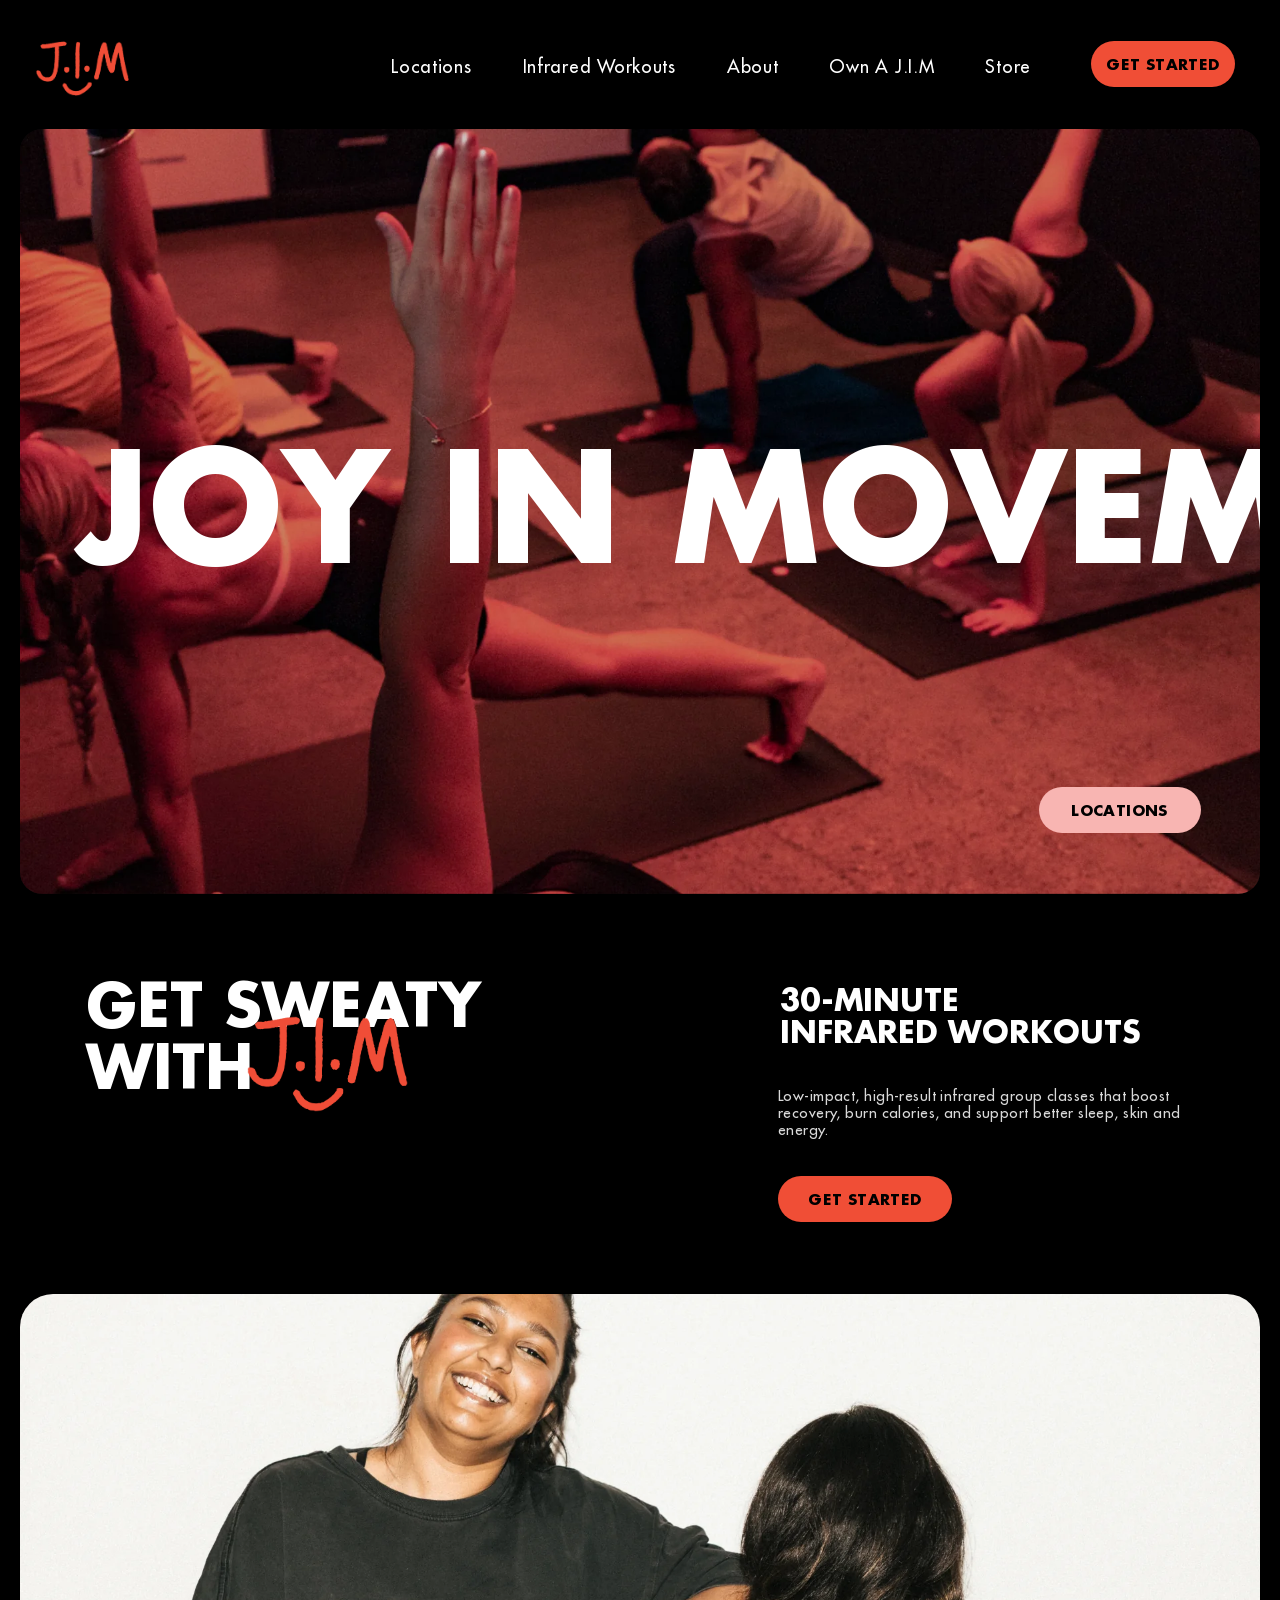
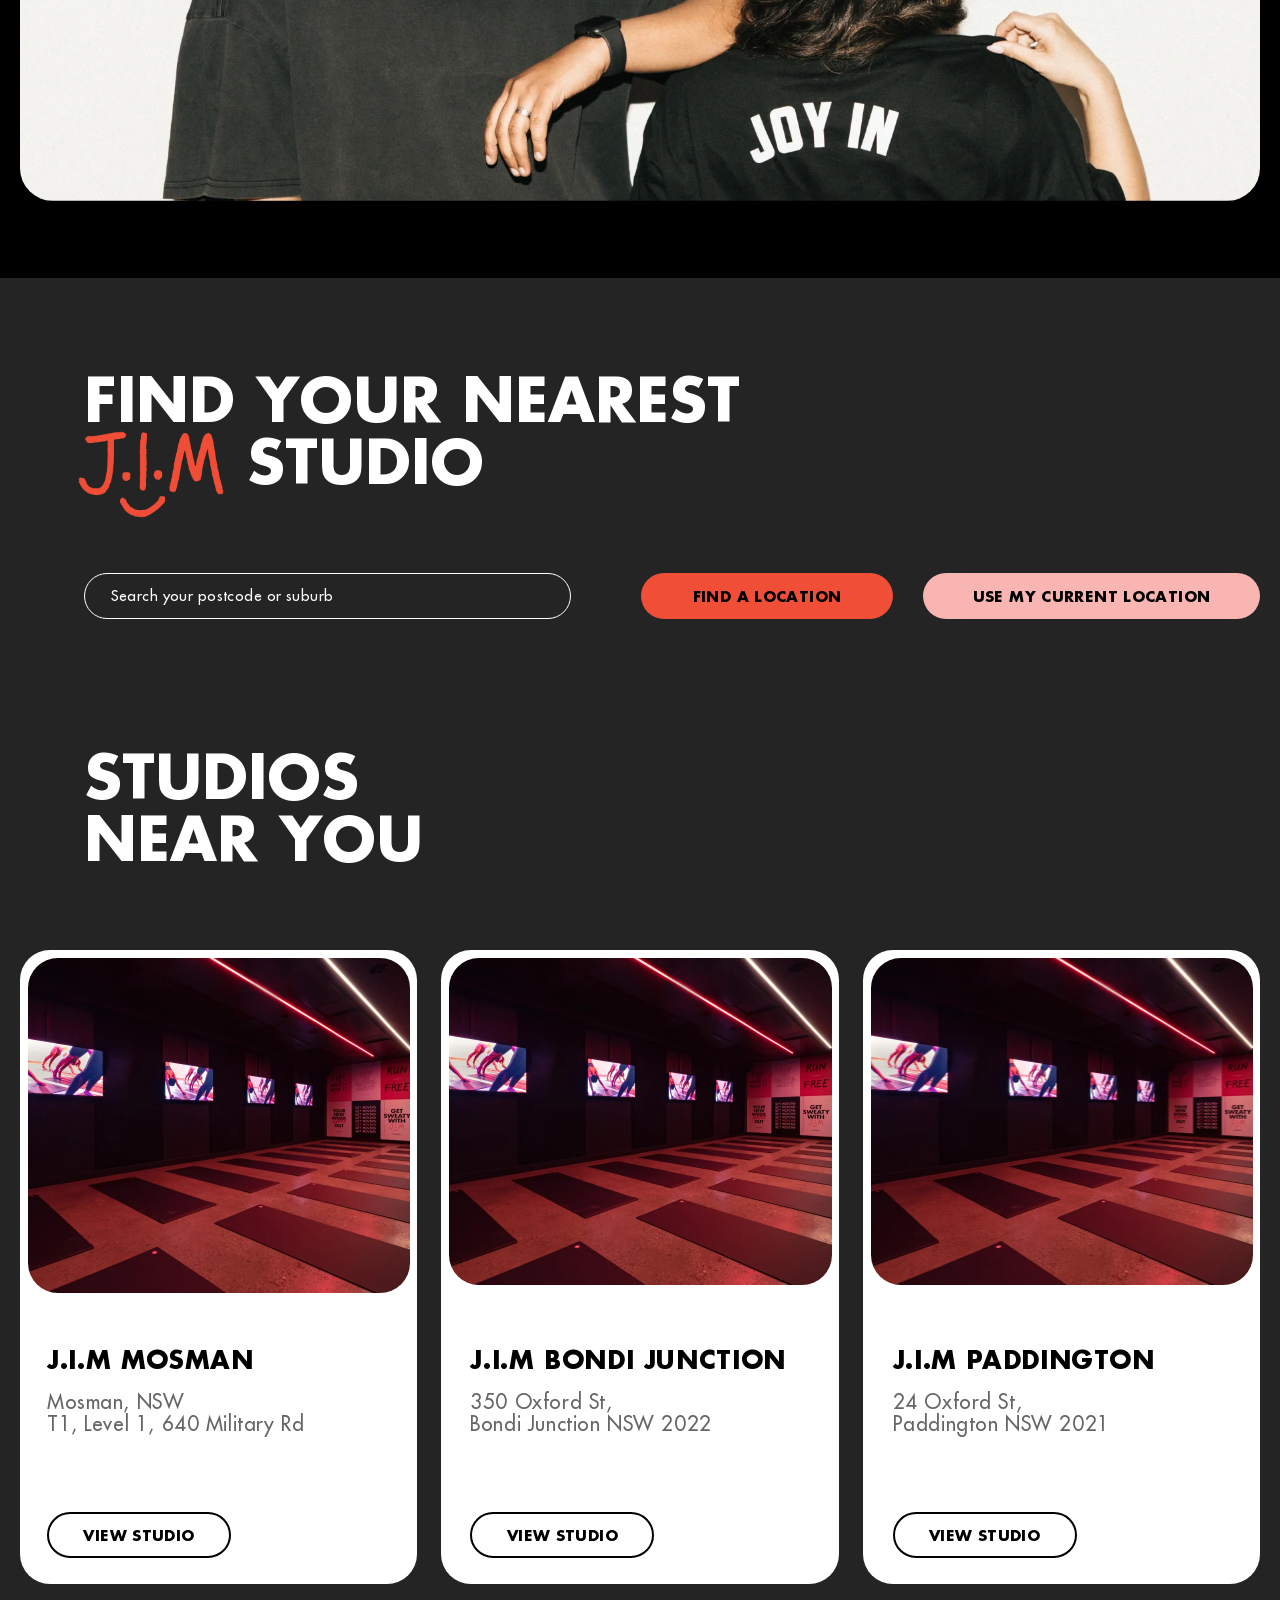
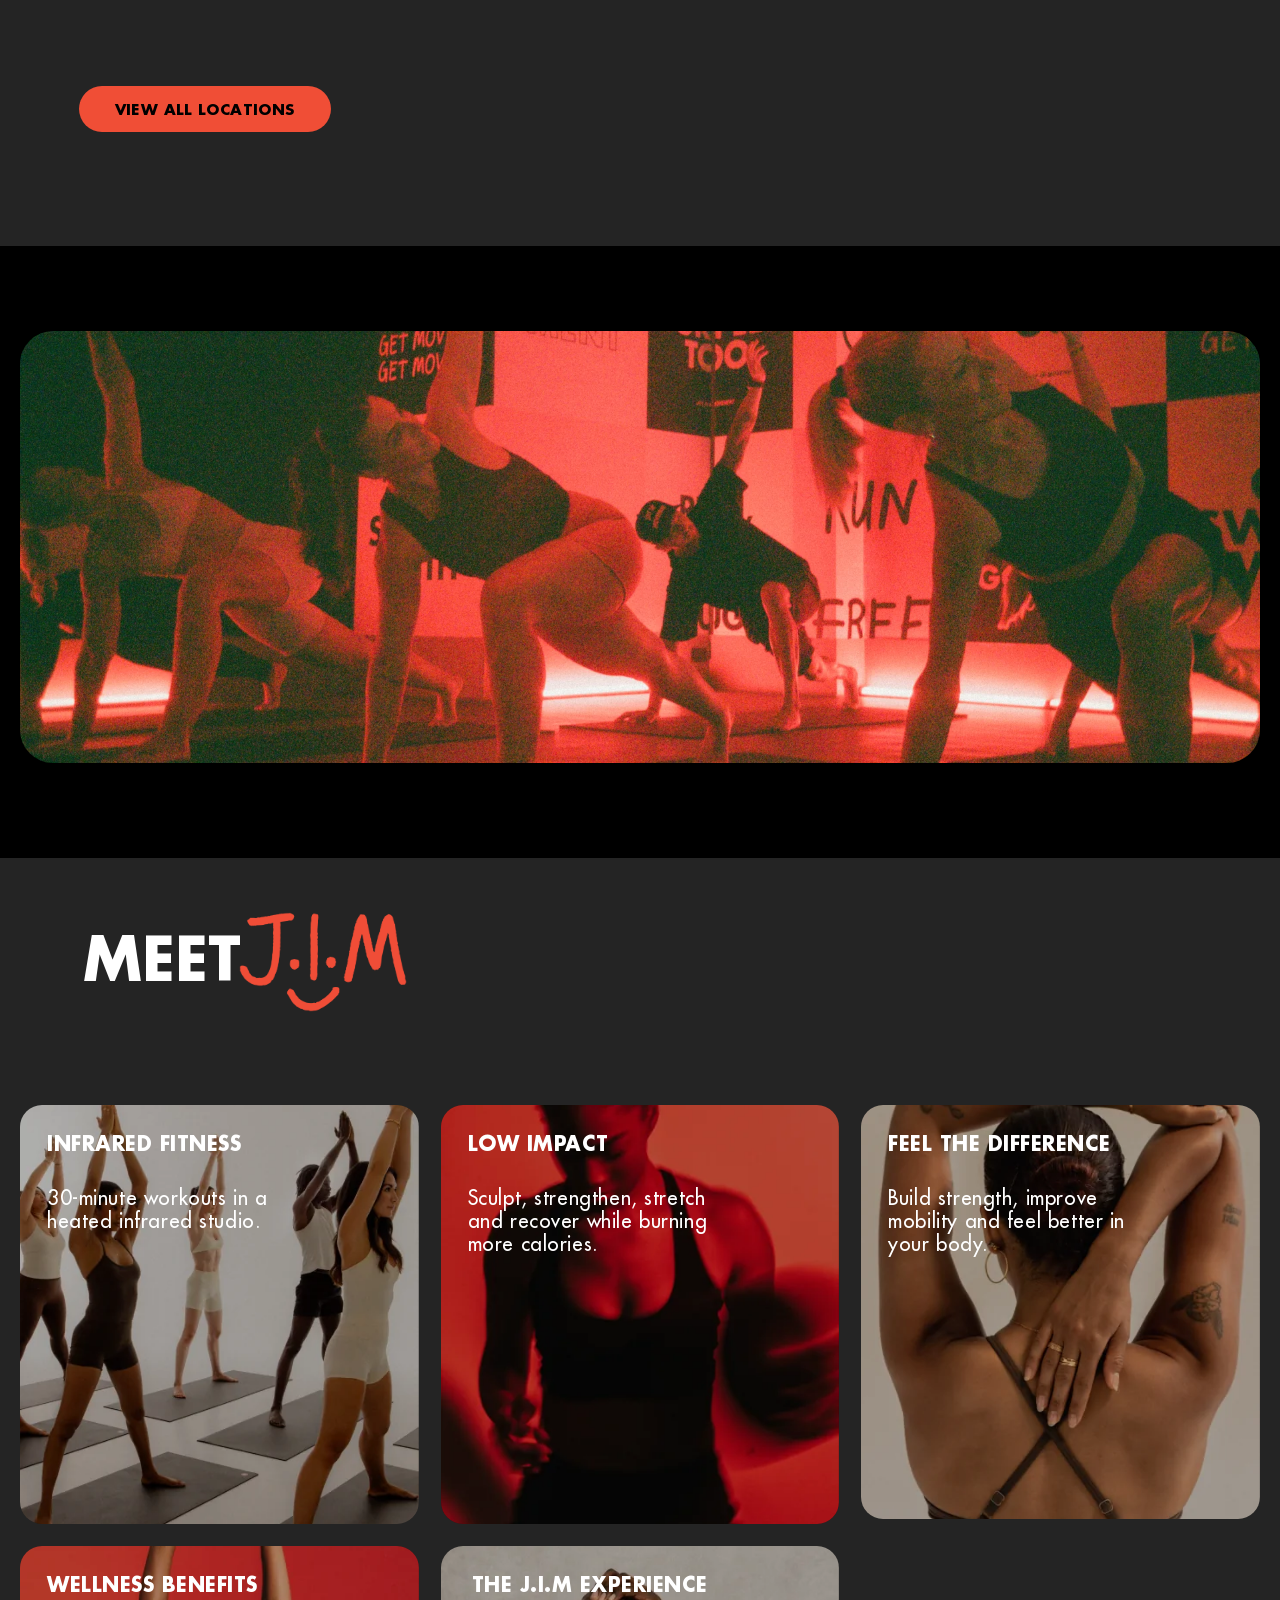
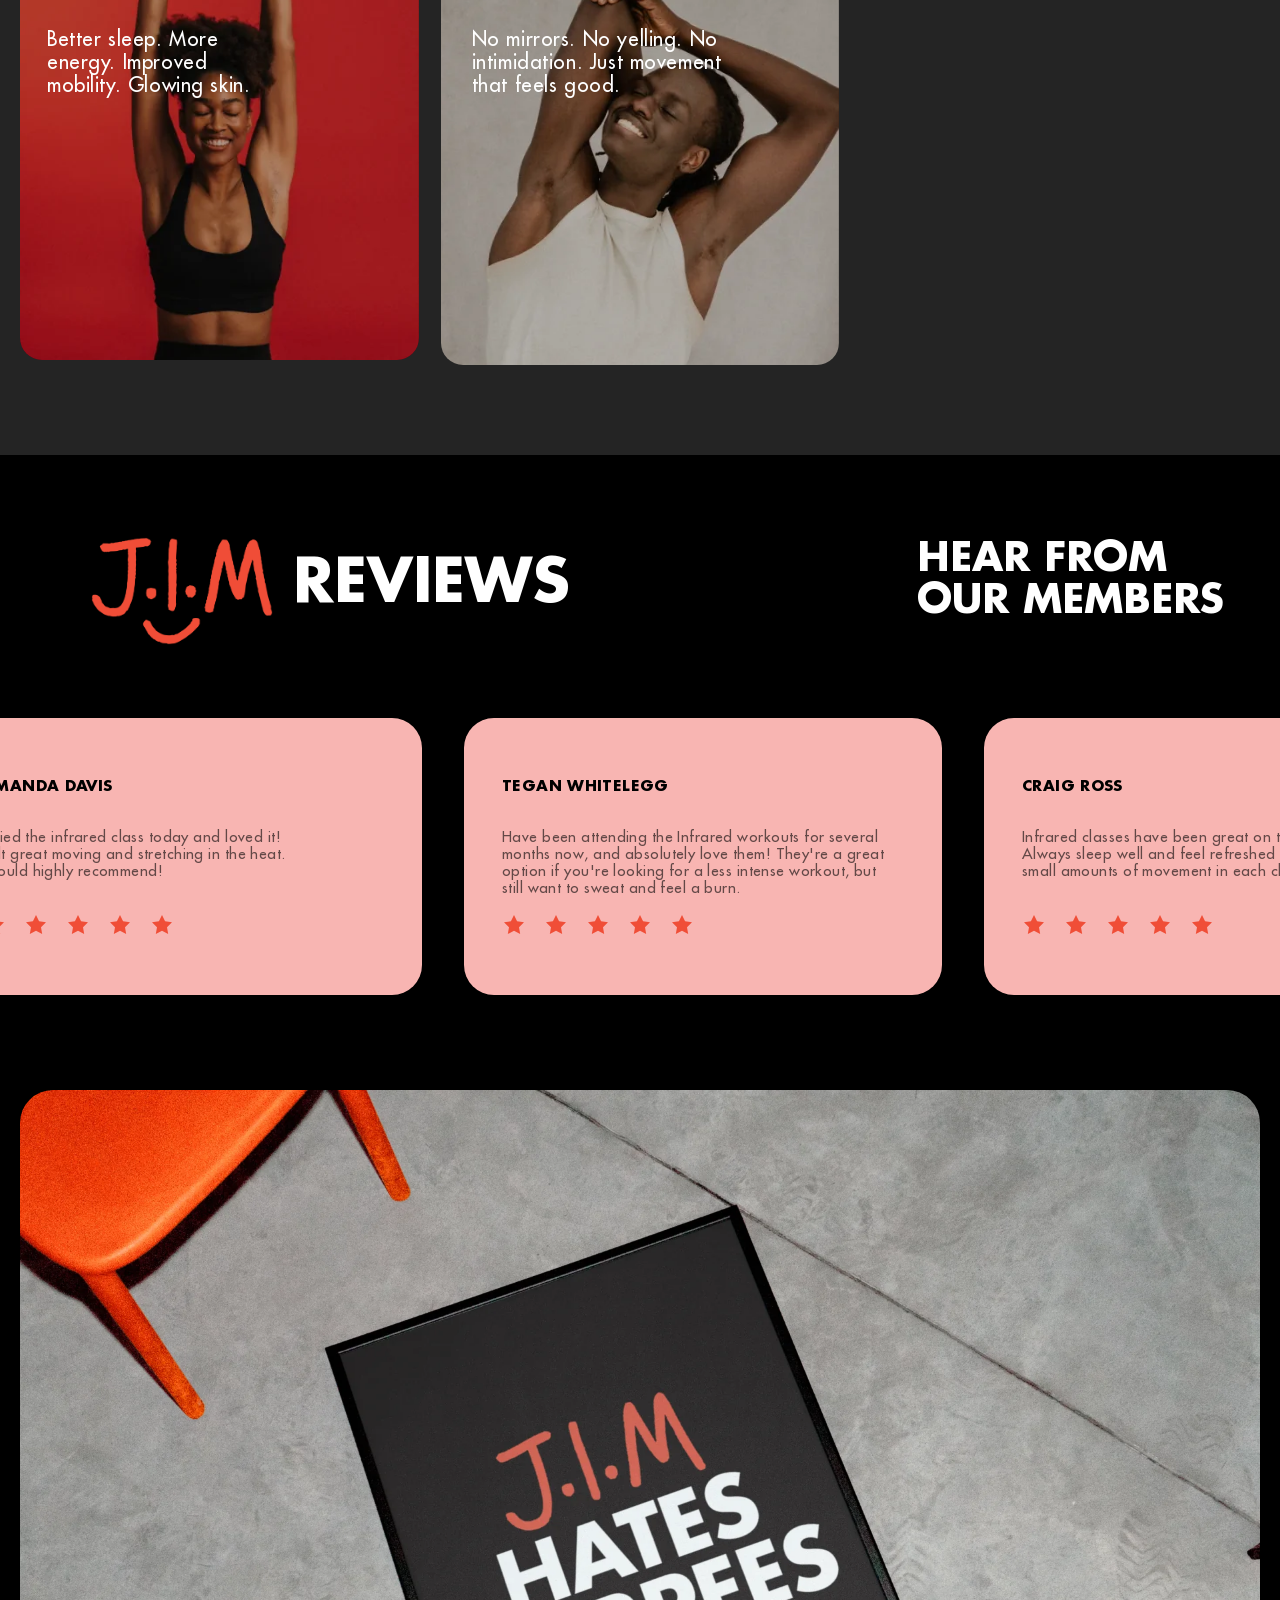
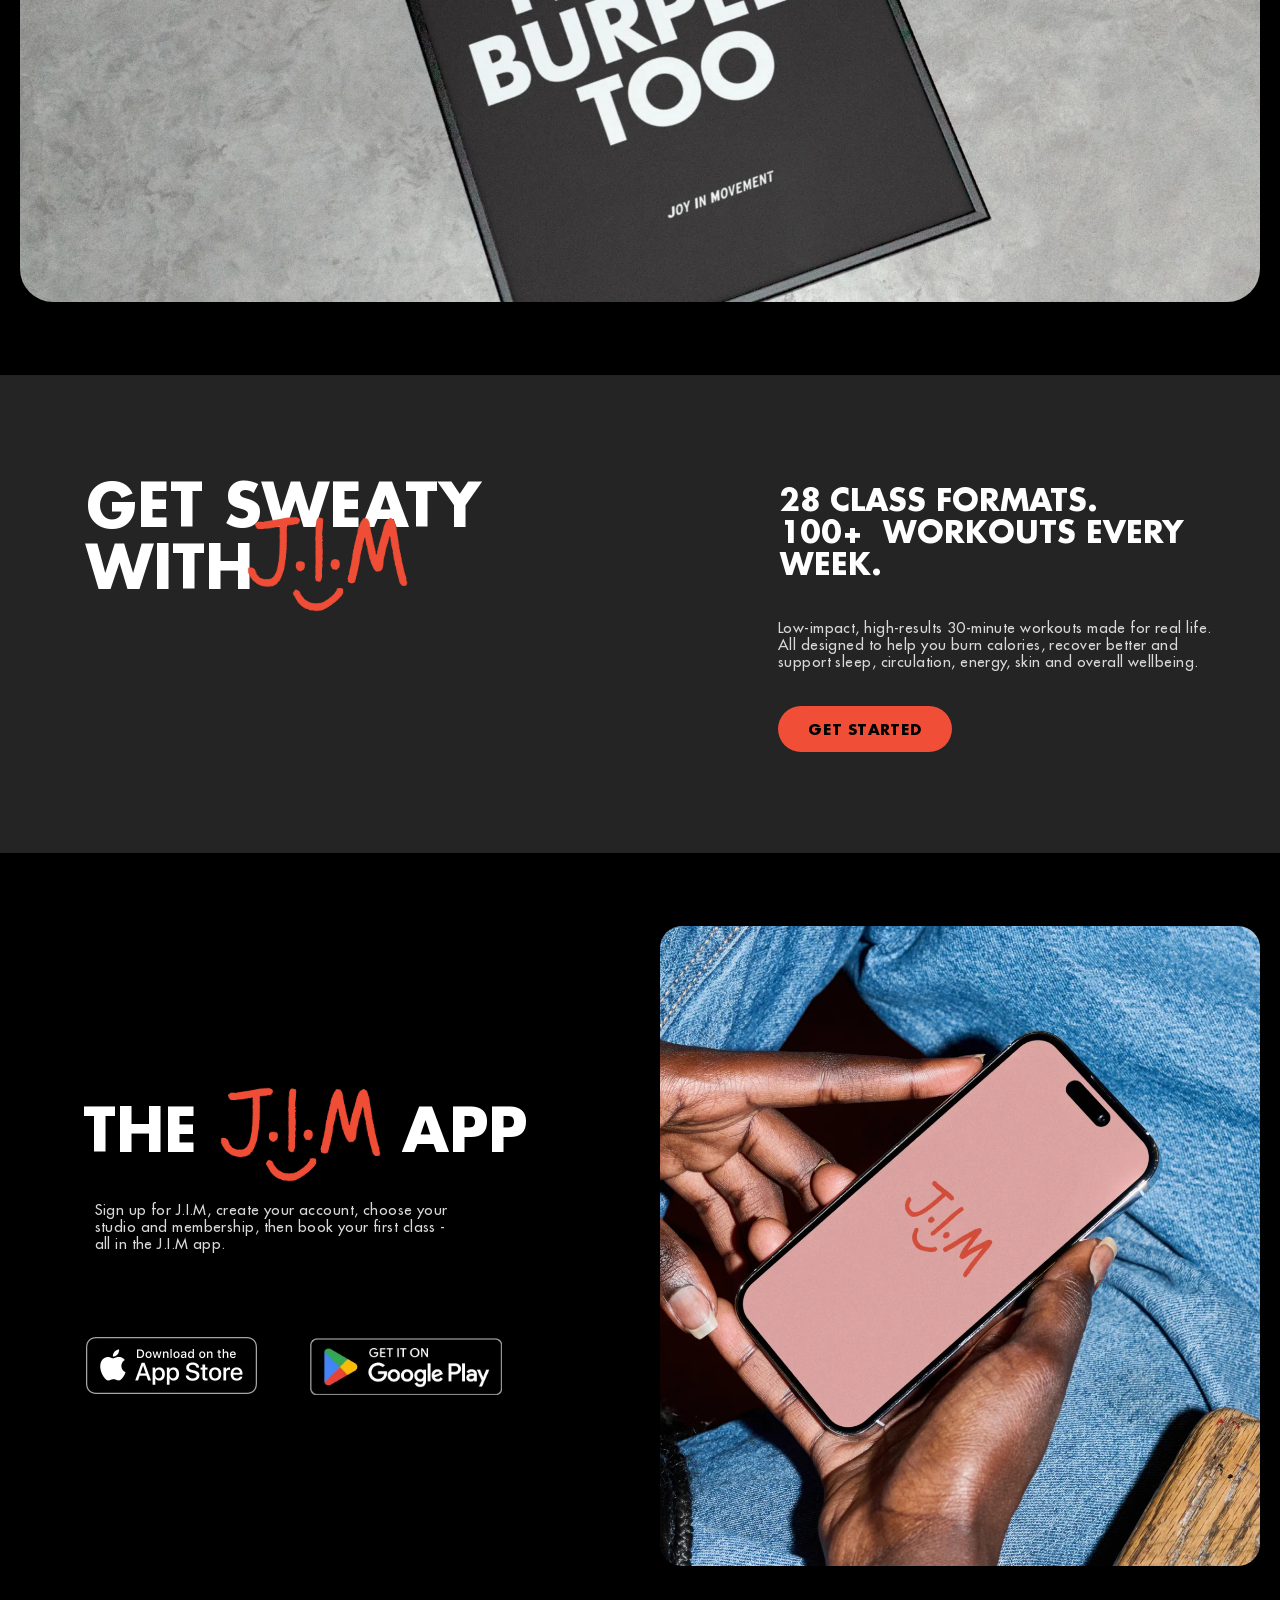
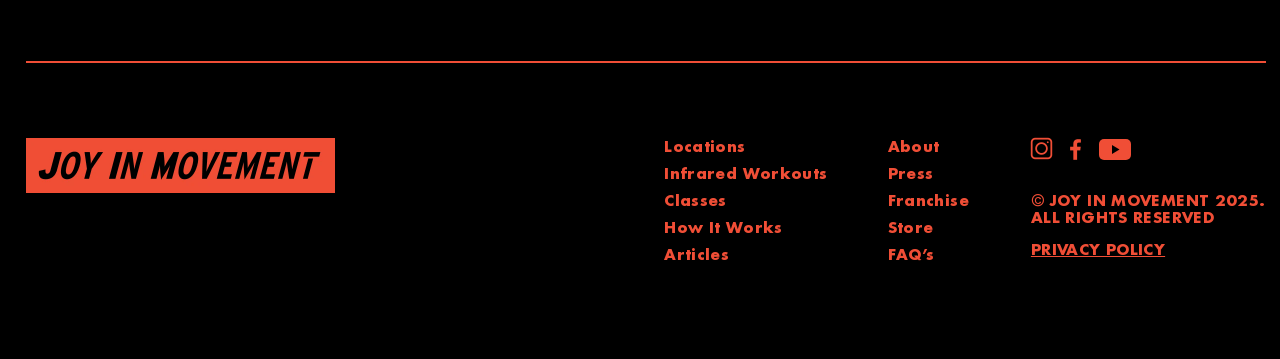
<file: index.html>
<!doctype html>
<html lang="en">
  <head>
    <meta charset="UTF-8" />
    <meta name="viewport" content="width=device-width, initial-scale=1.0" />
    <title>J.I.M | Joy In Movement - Australia's First Infrared Fitness Studio</title>
    <link rel="stylesheet" href="css/fonts.css" />
    <link rel="stylesheet" href="css/home.css" />
  </head>
  <body>
    <!-- =========================================================================
       1. Top Header Bar (0 - 130px ) 
       ========================================================================= -->
    <header class="jim-header">
      <div class="header-inner">
        <a href="index.html" class="header-logo" aria-label="J.I.M Home">
          <img src="assets/jim_logo_script.webp" alt="J.I.M" class="logo-script-img" />
        </a> 

        <nav class="header-nav" aria-label="Main Navigation">
          <ul class="nav-links-list">
            <li><a href="locations.html" class="nav-link">Locations</a></li>
            <li><a href="infrared.html" class="nav-link">Infrared Workouts</a></li>
            <li><a href="about.html" class="nav-link">About</a></li>
            <li><a href="own-a-jim.html" class="nav-link">Own A J.I.M</a></li>
            <li><a href="#store" class="nav-link">Store</a></li>
          </ul>
        </nav> 

        <div class="header-action">
          <a href="classes.html" class="header-btn-get-started">GET STARTED</a>
          <button class="mobile-nav-toggle" id="mobileToggle" aria-label="Toggle navigation menu">
            <span></span>
            <span></span>
            <span></span>
          </button>
        </div>
      </div>
    </header>

    <main>
      <!-- =========================================================================
         2. Hero Section (129px - 894px)
         ========================================================================= -->
      <section class="section-hero">
        <div class="hero-frame">
          <img src="assets/home_hero_banner.webp" alt="Joy In Movement Studio Workout" class="hero-img" />
          <div class="hero-overlay-center">
            <h1 class="hero-huge-title">JOY IN MOVEMENT</h1>
          </div>
          <a href="locations.html" class="hero-pill-locations">LOCATIONS</a>
        </div>
      </section>

      <!-- =========================================================================
         3. GET SWEATY WITH J.I.M (973px - 1205px)
         ========================================================================= -->
      <section class="section-sweaty">
        <div class="content-container">
          <div class="sweaty-row">
            <div class="sweaty-left">
              <h2 class="title-get-sweaty">GET SWEATY<br />WITH</h2>
              <img src="assets/jim_logo_script.webp" alt="J.I.M" class="sweaty-script-logo" />
            </div>

            <div class="sweaty-right">
              <h3 class="subtitle-30">30-MINUTE<br />INFRARED WORKOUTS</h3>
              <p class="body-15">
                Low-impact, high-result infrared group classes that boost recovery, burn calories, and support better
                sleep, skin and energy.
              </p>
              <a href="classes.html" class="btn-red-pill">GET STARTED</a>
            </div>
          </div>
        </div>
      </section>

      <!-- =========================================================================
         4. Photo Strip Banner 1 (1277px - 1784px) - Two girls smiling
         ========================================================================= -->
      <section class="section-photo-banner">
        <div class="banner-frame banner-frame--507">
          <img src="assets/home_banner_infrared.webp" alt="Joy In Movement Members" class="banner-photo-img" />
        </div>
      </section>

      <!-- =========================================================================
         5. FIND YOUR NEAREST STUDIO & STUDIOS NEAR YOU (1861px - 3429px)
         Full-Bleed Dark Band (#242424) with NO extra border-radius
         ========================================================================= -->
      <section class="section-studios-band" id="studios">
        <div class="content-container">
          <!-- Title row -->
          <div class="find-nearest-title-row">
            <h2 class="title-find-nearest">FIND YOUR NEAREST<br /><span class="find-nearest-indent">STUDIO</span></h2>
            <img src="assets/jim_logo_script.webp" alt="J.I.M" class="find-nearest-jim-script" />
          </div>

          <!-- Search Bar -->
          <form class="search-bar-row" onsubmit="event.preventDefault();">
            <div class="search-input-pill">
              <input type="text" class="input-postcode" placeholder="Search your postcode or suburb" />
            </div>
            <button type="submit" class="btn-find-location">FIND A LOCATION</button>
            <button type="button" class="btn-current-location">USE MY CURRENT LOCATION</button>
          </form>

          <!-- Subheading -->
          <h3 class="heading-studios-near-you">STUDIOS<br />NEAR YOU</h3>

          <!-- 3 White Studio Cards (radius=30, white bg, black text, outline view studio btn) -->
          <div class="studios-three-grid">
            <!-- Card 1: Mosman -->
            <article class="studio-white-card">
              <div class="studio-card-photo-wrap">
                <img src="assets/location_mosman.webp" alt="J.I.M Mosman" class="studio-card-photo" />
              </div>
              <div class="studio-card-details">
                <h4 class="studio-card-name">J.I.M MOSMAN</h4>
                <p class="studio-card-addr">Mosman, NSW<br />T1, Level 1, 640 Military Rd</p>
                <a href="locations.html" class="btn-view-studio-black">VIEW STUDIO</a>
              </div>
            </article>

            <!-- Card 2: Bondi Junction -->
            <article class="studio-white-card">
              <div class="studio-card-photo-wrap">
                <img src="assets/location_bondi.webp" alt="J.I.M Bondi Junction" class="studio-card-photo" />
              </div>
              <div class="studio-card-details">
                <h4 class="studio-card-name">J.I.M BONDI JUNCTION</h4>
                <p class="studio-card-addr">350 Oxford St,<br />Bondi Junction NSW 2022</p>
                <a href="locations.html" class="btn-view-studio-black">VIEW STUDIO</a>
              </div>
            </article>

            <!-- Card 3: Paddington -->
            <article class="studio-white-card">
              <div class="studio-card-photo-wrap">
                <img src="assets/location_paddington.webp" alt="J.I.M Paddington" class="studio-card-photo" />
              </div>
              <div class="studio-card-details">
                <h4 class="studio-card-name">J.I.M PADDINGTON</h4>
                <p class="studio-card-addr">24 Oxford St,<br />Paddington NSW 2021</p>
                <a href="locations.html" class="btn-view-studio-black">VIEW STUDIO</a>
              </div>
            </article>
          </div>

          <!-- Centered VIEW ALL LOCATIONS Red Button -->
          <div class="view-all-locations-center">
            <a href="locations.html" class="btn-view-all-red">VIEW ALL LOCATIONS</a>
          </div>
        </div>
      </section>

      <!-- =========================================================================
         6. Photo Strip Banner 2 (3514px - 3946px) - Red neon light studio
         ========================================================================= -->
      <section class="section-photo-banner">
        <div class="banner-frame banner-frame--432">
          <img src="assets/home_banner_mid.webp" alt="Get Sweaty With J.I.M Red Neon" class="banner-photo-img" />
        </div>
      </section>

      <!-- =========================================================================
         7. MEET J.I.M (4041px - 4797px)
         Full-Bleed Dark Band (#242424) with NO extra border-radius
         Text aligned to the TOP of each card with top gradient overlay
         ========================================================================= -->
      <section class="section-meet-band">
        <div class="content-container">
          <!-- Heading -->
          <div class="meet-heading-row">
            <h2 class="title-meet">MEET</h2>
            <img src="assets/jim_logo_script.webp" alt="J.I.M" class="meet-script-logo" />
          </div>

          <!-- 5 Tall Cards (radius=22, text at TOP) -->
          <div class="meet-five-grid">
            <!-- Card 1 -->
            <article class="meet-card-item">
              <img src="assets/home_meet_1.webp" alt="Infrared Fitness" class="meet-card-bg-img" />
              <div class="meet-card-top-gradient"></div>
              <div class="meet-card-caption-top">
                <h4 class="meet-card-title">INFRARED FITNESS</h4>
                <p class="meet-card-desc">30-minute workouts in a heated infrared studio.</p>
              </div>
            </article>

            <!-- Card 2 -->
            <article class="meet-card-item">
              <img src="assets/home_meet_2.webp" alt="Low Impact" class="meet-card-bg-img" />
              <div class="meet-card-top-gradient"></div>
              <div class="meet-card-caption-top">
                <h4 class="meet-card-title">LOW IMPACT</h4>
                <p class="meet-card-desc">Sculpt, strengthen, stretch and recover while burning more calories.</p>
              </div>
            </article>

            <!-- Card 3 -->
            <article class="meet-card-item">
              <img src="assets/home_meet_3.webp" alt="Feel The Difference" class="meet-card-bg-img" />
              <div class="meet-card-top-gradient"></div>
              <div class="meet-card-caption-top">
                <h4 class="meet-card-title">FEEL THE DIFFERENCE</h4>
                <p class="meet-card-desc">Build strength, improve mobility and feel better in your body.</p>
              </div>
            </article>

            <!-- Card 4 -->
            <article class="meet-card-item">
              <img src="assets/home_meet_4.webp" alt="Wellness Benefits" class="meet-card-bg-img" />
              <div class="meet-card-top-gradient"></div>
              <div class="meet-card-caption-top">
                <h4 class="meet-card-title">WELLNESS BENEFITS</h4>
                <p class="meet-card-desc">Better sleep. More energy. Improved mobility. Glowing skin.</p>
              </div>
            </article>

            <!-- Card 5 -->
            <article class="meet-card-item">
              <img src="assets/home_meet_5.webp" alt="The J.I.M Experience" class="meet-card-bg-img" />
              <div class="meet-card-top-gradient"></div>
              <div class="meet-card-caption-top">
                <h4 class="meet-card-title">THE J.I.M EXPERIENCE</h4>
                <p class="meet-card-desc">No mirrors. No yelling. No intimidation. Just movement that feels good.</p>
              </div>
            </article>
          </div>
        </div>
      </section>

      <!-- =========================================================================
         8. REVIEWS (4801px - 5337px)
         On Pure Black Background (#000000) with 4 Peach Cards and SVG Stars
         ========================================================================= -->
      <section class="section-reviews">
        <div class="content-container">
          <!-- Header -->
          <div class="reviews-header-flex">
            <div class="reviews-left-group">
              <img src="assets/jim_logo_script.webp" alt="J.I.M" class="reviews-script-logo" />
              <h2 class="title-reviews">REVIEWS</h2>
            </div>
            <div class="reviews-right-group">
              <p class="tag-hear-members">HEAR FROM<br />OUR MEMBERS</p>
            </div>
          </div>

          <!-- 4 Peach Cards Track (Figma exact 478x277px, gap 42px) -->
          <div class="reviews-track-wrapper reviews-track-wrapper--bleed" data-start-scroll="56">
            <div class="reviews-four-grid">
              <!-- Card 1: Amanda Davis -->
              <article class="review-peach-box">
                <div class="review-box-top">
                  <h4 class="review-author-name">AMANDA DAVIS</h4>
                  <p class="review-body-quote">
                    I tried the infrared class today and loved it! Felt great moving and stretching in the heat. Would
                    highly recommend!
                  </p>
                </div>
                <div class="review-stars-row">
                  <svg width="24" height="24" viewBox="0 0 24 24" fill="#F04E37">
                    <polygon
                      points="12 2 15.09 8.26 22 9.27 17 14.14 18.18 21.02 12 17.77 5.82 21.02 7 14.14 2 9.27 8.91 8.26 12 2"
                    ></polygon>
                  </svg>
                  <svg width="24" height="24" viewBox="0 0 24 24" fill="#F04E37">
                    <polygon
                      points="12 2 15.09 8.26 22 9.27 17 14.14 18.18 21.02 12 17.77 5.82 21.02 7 14.14 2 9.27 8.91 8.26 12 2"
                    ></polygon>
                  </svg>
                  <svg width="24" height="24" viewBox="0 0 24 24" fill="#F04E37">
                    <polygon
                      points="12 2 15.09 8.26 22 9.27 17 14.14 18.18 21.02 12 17.77 5.82 21.02 7 14.14 2 9.27 8.91 8.26 12 2"
                    ></polygon>
                  </svg>
                  <svg width="24" height="24" viewBox="0 0 24 24" fill="#F04E37">
                    <polygon
                      points="12 2 15.09 8.26 22 9.27 17 14.14 18.18 21.02 12 17.77 5.82 21.02 7 14.14 2 9.27 8.91 8.26 12 2"
                    ></polygon>
                  </svg>
                  <svg width="24" height="24" viewBox="0 0 24 24" fill="#F04E37">
                    <polygon
                      points="12 2 15.09 8.26 22 9.27 17 14.14 18.18 21.02 12 17.77 5.82 21.02 7 14.14 2 9.27 8.91 8.26 12 2"
                    ></polygon>
                  </svg>
                </div>
              </article>

              <!-- Card 2: Tegan Whitelegg -->
              <article class="review-peach-box">
                <div class="review-box-top">
                  <h4 class="review-author-name">TEGAN WHITELEGG</h4>
                  <p class="review-body-quote">
                    Have been attending the Infrared workouts for several months now, and absolutely love them! They're
                    a great option if you're looking for a less intense workout, but still want to sweat and feel a
                    burn.
                  </p>
                </div>
                <div class="review-stars-row">
                  <svg width="24" height="24" viewBox="0 0 24 24" fill="#F04E37">
                    <polygon
                      points="12 2 15.09 8.26 22 9.27 17 14.14 18.18 21.02 12 17.77 5.82 21.02 7 14.14 2 9.27 8.91 8.26 12 2"
                    ></polygon>
                  </svg>
                  <svg width="24" height="24" viewBox="0 0 24 24" fill="#F04E37">
                    <polygon
                      points="12 2 15.09 8.26 22 9.27 17 14.14 18.18 21.02 12 17.77 5.82 21.02 7 14.14 2 9.27 8.91 8.26 12 2"
                    ></polygon>
                  </svg>
                  <svg width="24" height="24" viewBox="0 0 24 24" fill="#F04E37">
                    <polygon
                      points="12 2 15.09 8.26 22 9.27 17 14.14 18.18 21.02 12 17.77 5.82 21.02 7 14.14 2 9.27 8.91 8.26 12 2"
                    ></polygon>
                  </svg>
                  <svg width="24" height="24" viewBox="0 0 24 24" fill="#F04E37">
                    <polygon
                      points="12 2 15.09 8.26 22 9.27 17 14.14 18.18 21.02 12 17.77 5.82 21.02 7 14.14 2 9.27 8.91 8.26 12 2"
                    ></polygon>
                  </svg>
                  <svg width="24" height="24" viewBox="0 0 24 24" fill="#F04E37">
                    <polygon
                      points="12 2 15.09 8.26 22 9.27 17 14.14 18.18 21.02 12 17.77 5.82 21.02 7 14.14 2 9.27 8.91 8.26 12 2"
                    ></polygon>
                  </svg>
                </div>
              </article>

              <!-- Card 3: Craig Ross -->
              <article class="review-peach-box">
                <div class="review-box-top">
                  <h4 class="review-author-name">CRAIG ROSS</h4>
                  <p class="review-body-quote">
                    Infrared classes have been great on tired, sore muscles. Always sleep well and feel refreshed by the
                    heat and small amounts of movement in each class.
                  </p>
                </div>
                <div class="review-stars-row">
                  <svg width="24" height="24" viewBox="0 0 24 24" fill="#F04E37">
                    <polygon
                      points="12 2 15.09 8.26 22 9.27 17 14.14 18.18 21.02 12 17.77 5.82 21.02 7 14.14 2 9.27 8.91 8.26 12 2"
                    ></polygon>
                  </svg>
                  <svg width="24" height="24" viewBox="0 0 24 24" fill="#F04E37">
                    <polygon
                      points="12 2 15.09 8.26 22 9.27 17 14.14 18.18 21.02 12 17.77 5.82 21.02 7 14.14 2 9.27 8.91 8.26 12 2"
                    ></polygon>
                  </svg>
                  <svg width="24" height="24" viewBox="0 0 24 24" fill="#F04E37">
                    <polygon
                      points="12 2 15.09 8.26 22 9.27 17 14.14 18.18 21.02 12 17.77 5.82 21.02 7 14.14 2 9.27 8.91 8.26 12 2"
                    ></polygon>
                  </svg>
                  <svg width="24" height="24" viewBox="0 0 24 24" fill="#F04E37">
                    <polygon
                      points="12 2 15.09 8.26 22 9.27 17 14.14 18.18 21.02 12 17.77 5.82 21.02 7 14.14 2 9.27 8.91 8.26 12 2"
                    ></polygon>
                  </svg>
                  <svg width="24" height="24" viewBox="0 0 24 24" fill="#F04E37">
                    <polygon
                      points="12 2 15.09 8.26 22 9.27 17 14.14 18.18 21.02 12 17.77 5.82 21.02 7 14.14 2 9.27 8.91 8.26 12 2"
                    ></polygon>
                  </svg>
                </div>
              </article>

              <!-- Card 4: Junior Talipeau -->
              <article class="review-peach-box">
                <div class="review-box-top">
                  <h4 class="review-author-name">JUNIOR TALIPEAU</h4>
                  <p class="review-body-quote">
                    Great experiences! Great training! Great sessions! Infrared sessions are great and is a different
                    type of fitness.
                  </p>
                </div>
                <div class="review-stars-row">
                  <svg width="24" height="24" viewBox="0 0 24 24" fill="#F04E37">
                    <polygon
                      points="12 2 15.09 8.26 22 9.27 17 14.14 18.18 21.02 12 17.77 5.82 21.02 7 14.14 2 9.27 8.91 8.26 12 2"
                    ></polygon>
                  </svg>
                  <svg width="24" height="24" viewBox="0 0 24 24" fill="#F04E37">
                    <polygon
                      points="12 2 15.09 8.26 22 9.27 17 14.14 18.18 21.02 12 17.77 5.82 21.02 7 14.14 2 9.27 8.91 8.26 12 2"
                    ></polygon>
                  </svg>
                  <svg width="24" height="24" viewBox="0 0 24 24" fill="#F04E37">
                    <polygon
                      points="12 2 15.09 8.26 22 9.27 17 14.14 18.18 21.02 12 17.77 5.82 21.02 7 14.14 2 9.27 8.91 8.26 12 2"
                    ></polygon>
                  </svg>
                  <svg width="24" height="24" viewBox="0 0 24 24" fill="#F04E37">
                    <polygon
                      points="12 2 15.09 8.26 22 9.27 17 14.14 18.18 21.02 12 17.77 5.82 21.02 7 14.14 2 9.27 8.91 8.26 12 2"
                    ></polygon>
                  </svg>
                  <svg width="24" height="24" viewBox="0 0 24 24" fill="#F04E37">
                    <polygon
                      points="12 2 15.09 8.26 22 9.27 17 14.14 18.18 21.02 12 17.77 5.82 21.02 7 14.14 2 9.27 8.91 8.26 12 2"
                    ></polygon>
                  </svg>
                </div>
              </article>
            </div>
          </div>
        </div>
      </section>

      <!-- =========================================================================
         9. Photo Strip Banner 3 (5432px - 6244px) - "J.I.M HATES BURPEES TOO"
         ========================================================================= -->
      <section class="section-photo-banner">
        <div class="banner-frame banner-frame--812">
          <img src="assets/home_banner_poster.webp" alt="J.I.M Hates Burpees Too" class="banner-photo-img" />
        </div>
      </section>

      <!-- =========================================================================
         10. GET SWEATY WITH (6317px - 6763px)
         Full-Bleed Dark Band (#242424) with NO extra border-radius
         ========================================================================= -->
      <section class="section-sweaty-dark-band">
        <div class="content-container">
          <div class="sweaty-row">
            <div class="sweaty-left">
              <h2 class="title-get-sweaty">GET SWEATY<br />WITH</h2>
              <img src="assets/jim_logo_script.webp" alt="J.I.M" class="sweaty-script-logo" />
            </div>

            <div class="sweaty-right">
              <h3 class="subtitle-30">28 CLASS FORMATS.<br />100+&nbsp; WORKOUTS EVERY WEEK.</h3>
              <p class="body-15">
                Low-impact, high-results 30-minute workouts made for real life. All designed to help you burn calories,
                recover better and support sleep, circulation, energy, skin and overall wellbeing.
              </p>
              <a href="classes.html" class="btn-red-pill">GET STARTED</a>
            </div>
          </div>
        </div>
      </section>

      <!-- =========================================================================
         11. THE J.I.M APP (6836px - 7648px)
         Pure Black Background (#000000) - NO gray box, NO extra radius
         ========================================================================= -->
      <section class="section-app-pure-black">
        <div class="content-container">
          <div class="app-row-flex">
            <div class="app-text-left">
              <div class="app-heading-brand">
                <h2 class="title-app-white">THE <span class="app-title-app">APP</span></h2>
                <img src="assets/jim_logo_script.webp" alt="J.I.M" class="app-script-logo" />
              </div>
              <p class="app-instruction-desc">
                Sign up for J.I.M, create your account, choose your studio and membership, then book your first class -
                all in the J.I.M app.
              </p>
              <div class="app-store-badges-row">
                <a href="#app-store" class="badge-link">
                  <img src="assets/app-store-badge.webp" alt="Download on the App Store" class="store-badge-img" />
                </a>
                <a href="#google-play" class="badge-link">
                  <img src="assets/google-play-badge.webp" alt="Get it on Google Play" class="store-badge-img" />
                </a>
              </div>
            </div>

            <div class="app-photo-right">
              <img src="assets/home_app_phone.webp" alt="J.I.M Mobile App on iPhone" class="app-phone-mockup-img" />
            </div>
          </div>
        </div>
      </section>
    </main>

    <!-- =========================================================================
       12. Global Footer (7743px - 7959px)
       Pure Black Background (#000000)
       ========================================================================= -->
    <footer class="jim-footer">
      <div class="content-container">
        <div class="footer-divider-red"></div>
        <div class="footer-layout-flex">
          <!-- Red Brand Badge -->
          <div class="footer-badge-wrap">
            <img src="assets/footer_badge_logo.webp" alt="JOY IN MOVEMENT" class="footer-badge-img" />
          </div>

          <!-- Links Column 1 -->
          <div class="footer-nav-col">
            <ul class="footer-links">
              <li><a href="locations.html">Locations</a></li>
              <li><a href="infrared.html">Infrared Workouts</a></li>
              <li><a href="classes.html">Classes</a></li>
              <li><a href="how-it-works.html">How It Works</a></li>
              <li><a href="articles.html">Articles</a></li>
            </ul>
          </div>

          <!-- Links Column 2 -->
          <div class="footer-nav-col">
            <ul class="footer-links">
              <li><a href="about.html">About</a></li>
              <li><a href="press.html">Press</a></li>
              <li><a href="own-a-jim.html">Franchise</a></li>
              <li><a href="#store">Store</a></li>
              <li><a href="classes.html#classes-faqs">FAQ’s</a></li>
            </ul>
          </div>

          <!-- Social Icons & Copyright -->
          <div class="footer-meta-col">
            <div class="footer-social-icons">
              <a href="#instagram" class="social-icon-link social-icon-link--ig" aria-label="Instagram">
                <img src="assets/social_instagram.webp" alt="" width="25" height="25" />
              </a>
              <a href="#facebook" class="social-icon-link social-icon-link--fb" aria-label="Facebook">
                <img src="assets/social_facebook.webp" alt="" width="23" height="23" />
              </a>
              <a href="#youtube" class="social-icon-link social-icon-link--yt" aria-label="YouTube">
                <svg width="32" height="21" viewBox="0 0 32 21" fill="none">
                  <rect width="32" height="21" rx="5" fill="#F04E36" />
                  <polygon points="13,15 20.5,10.5 13,6" fill="#000000" />
                </svg>
              </a>
            </div>
            <p class="footer-copy-text">© JOY IN MOVEMENT 2025.<br />ALL RIGHTS RESERVED</p>
            <a href="#privacy" class="footer-policy-link">PRIVACY POLICY</a>
          </div>
        </div>
      </div>
    </footer>

    <script src="js/script.js"></script>
  </body>
</html>
</file>
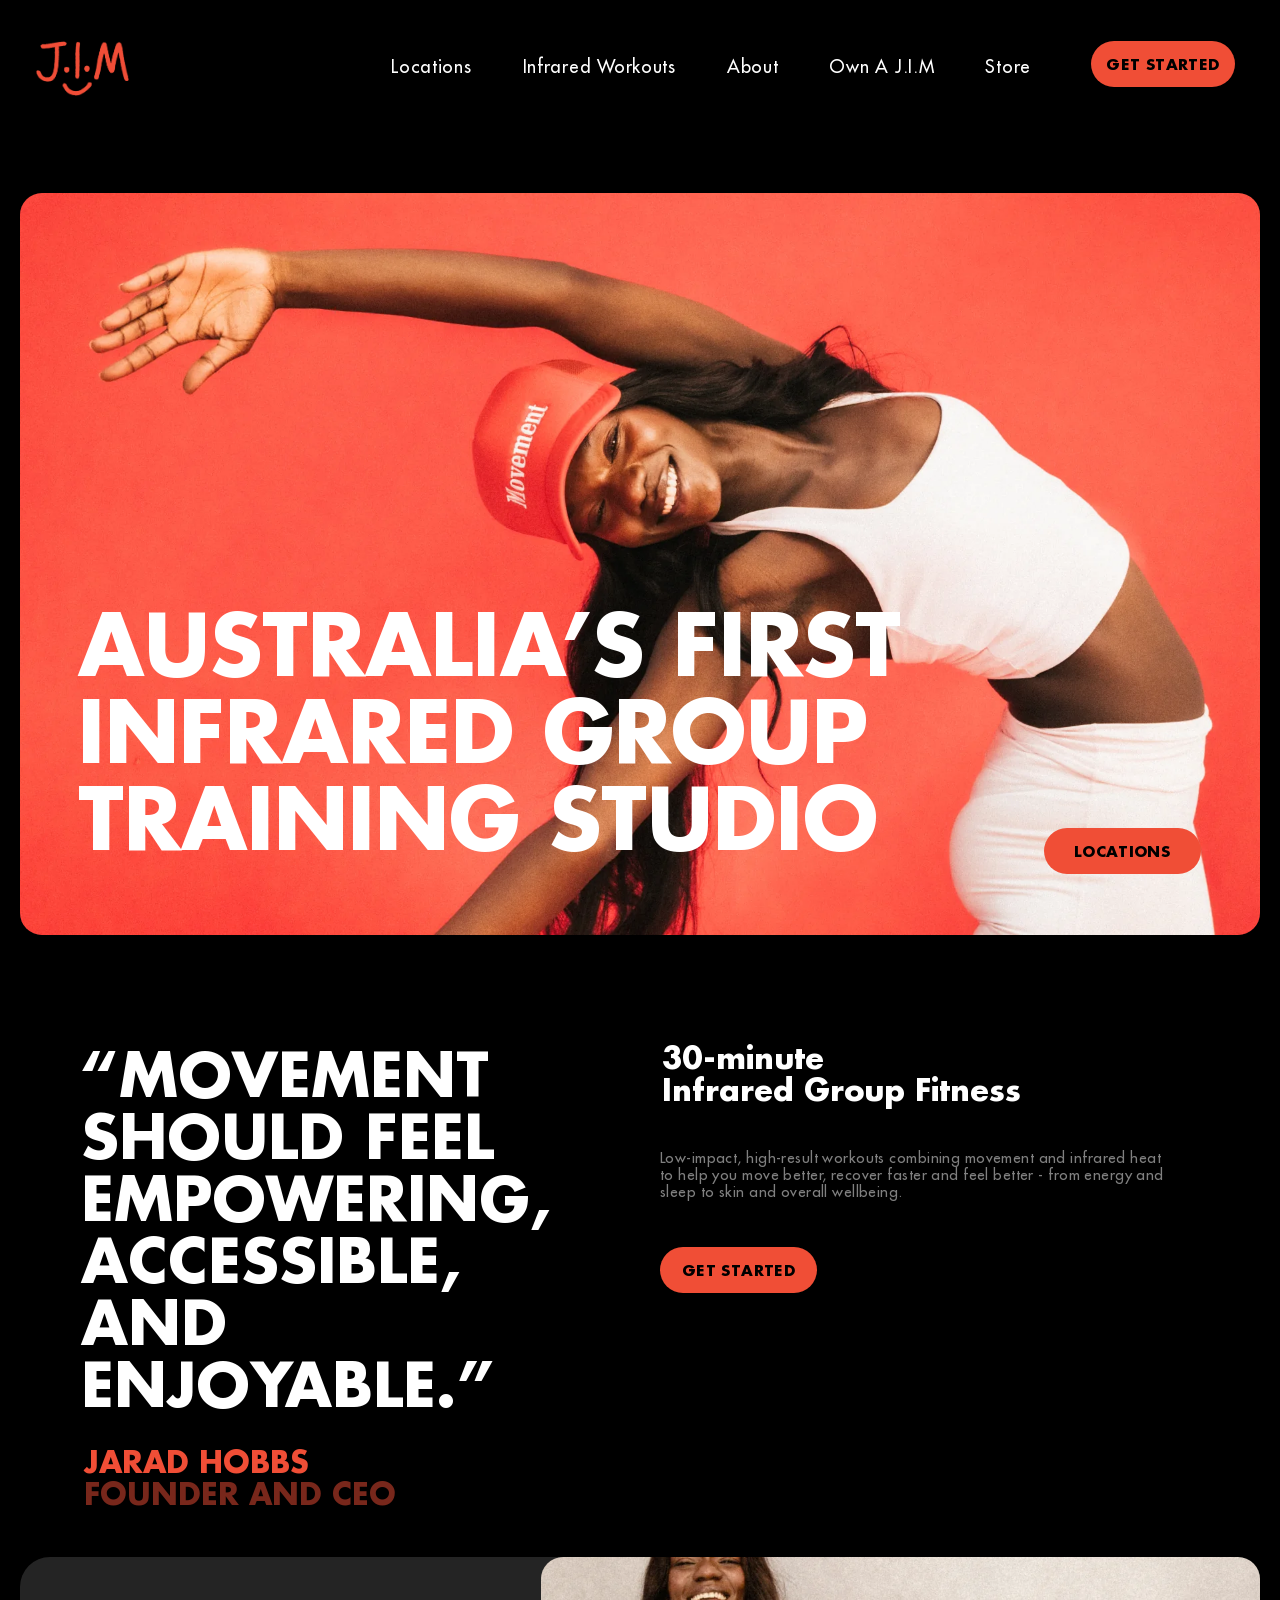
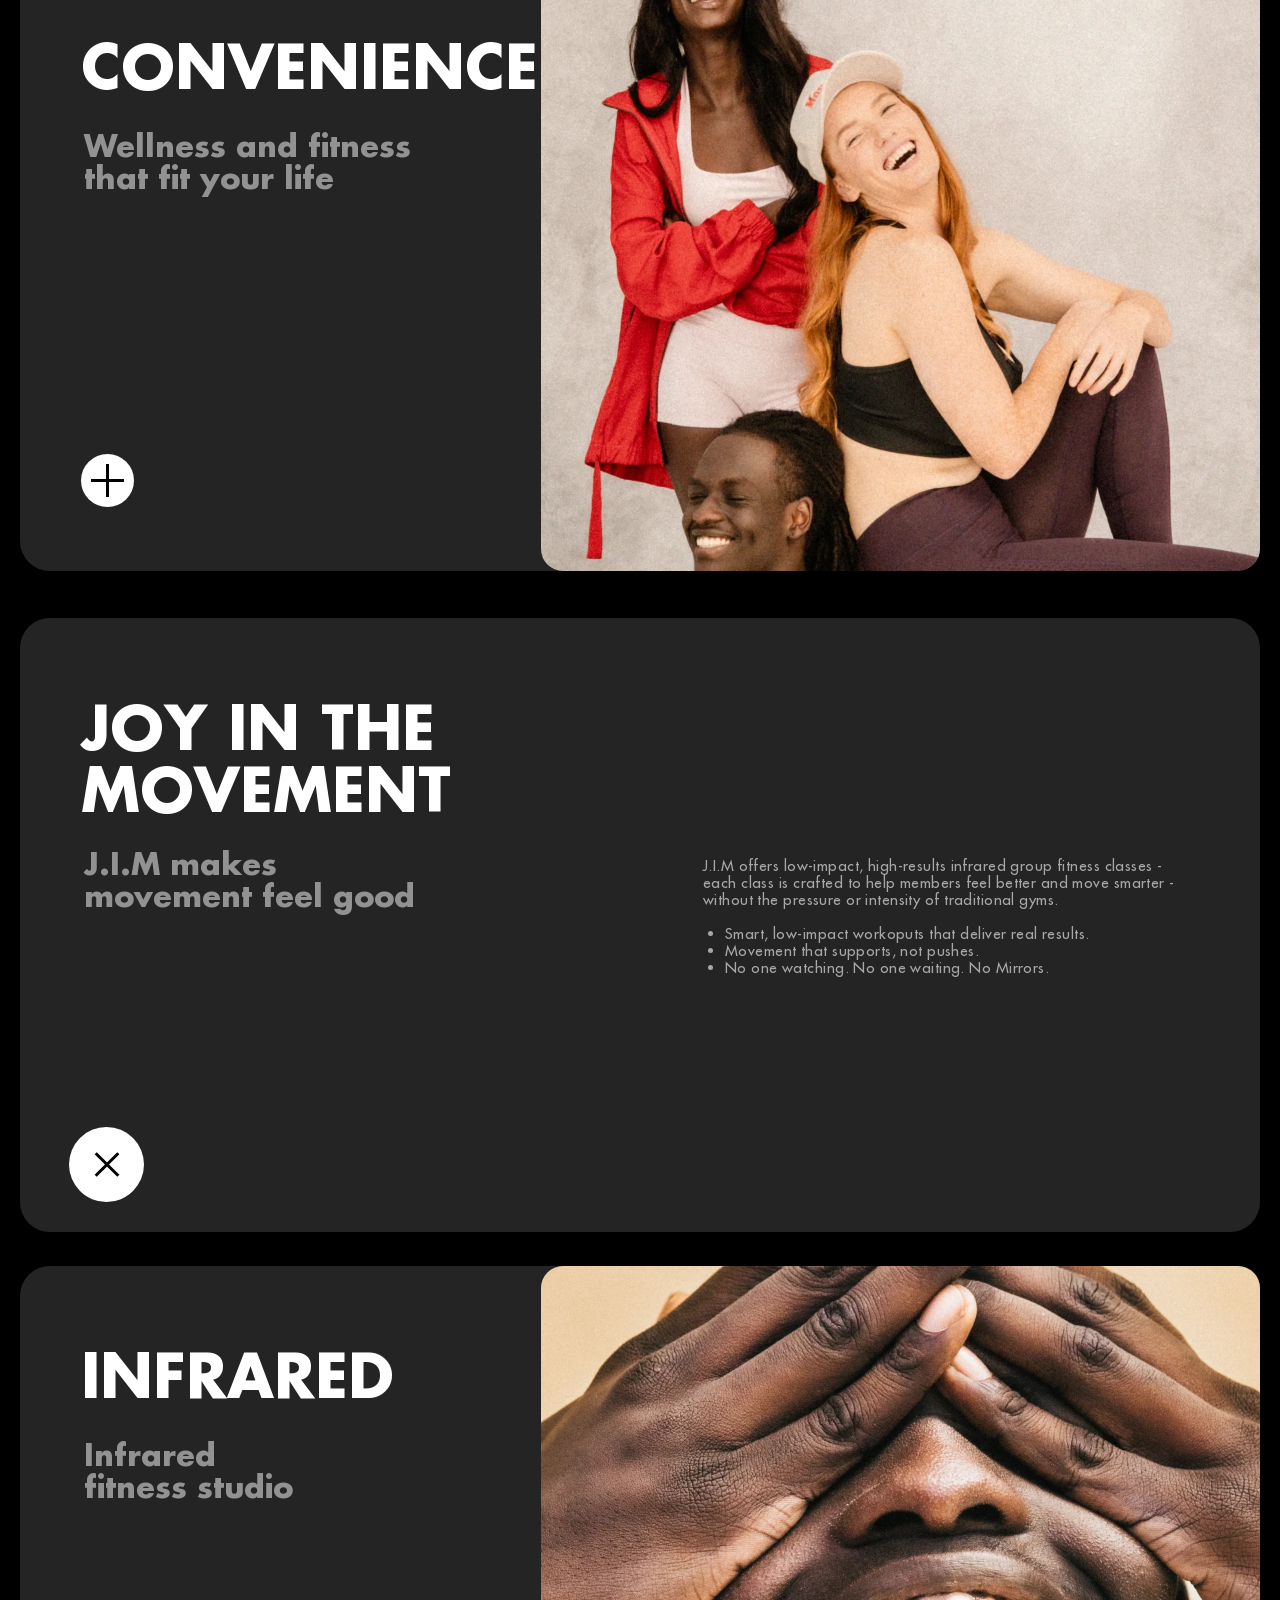
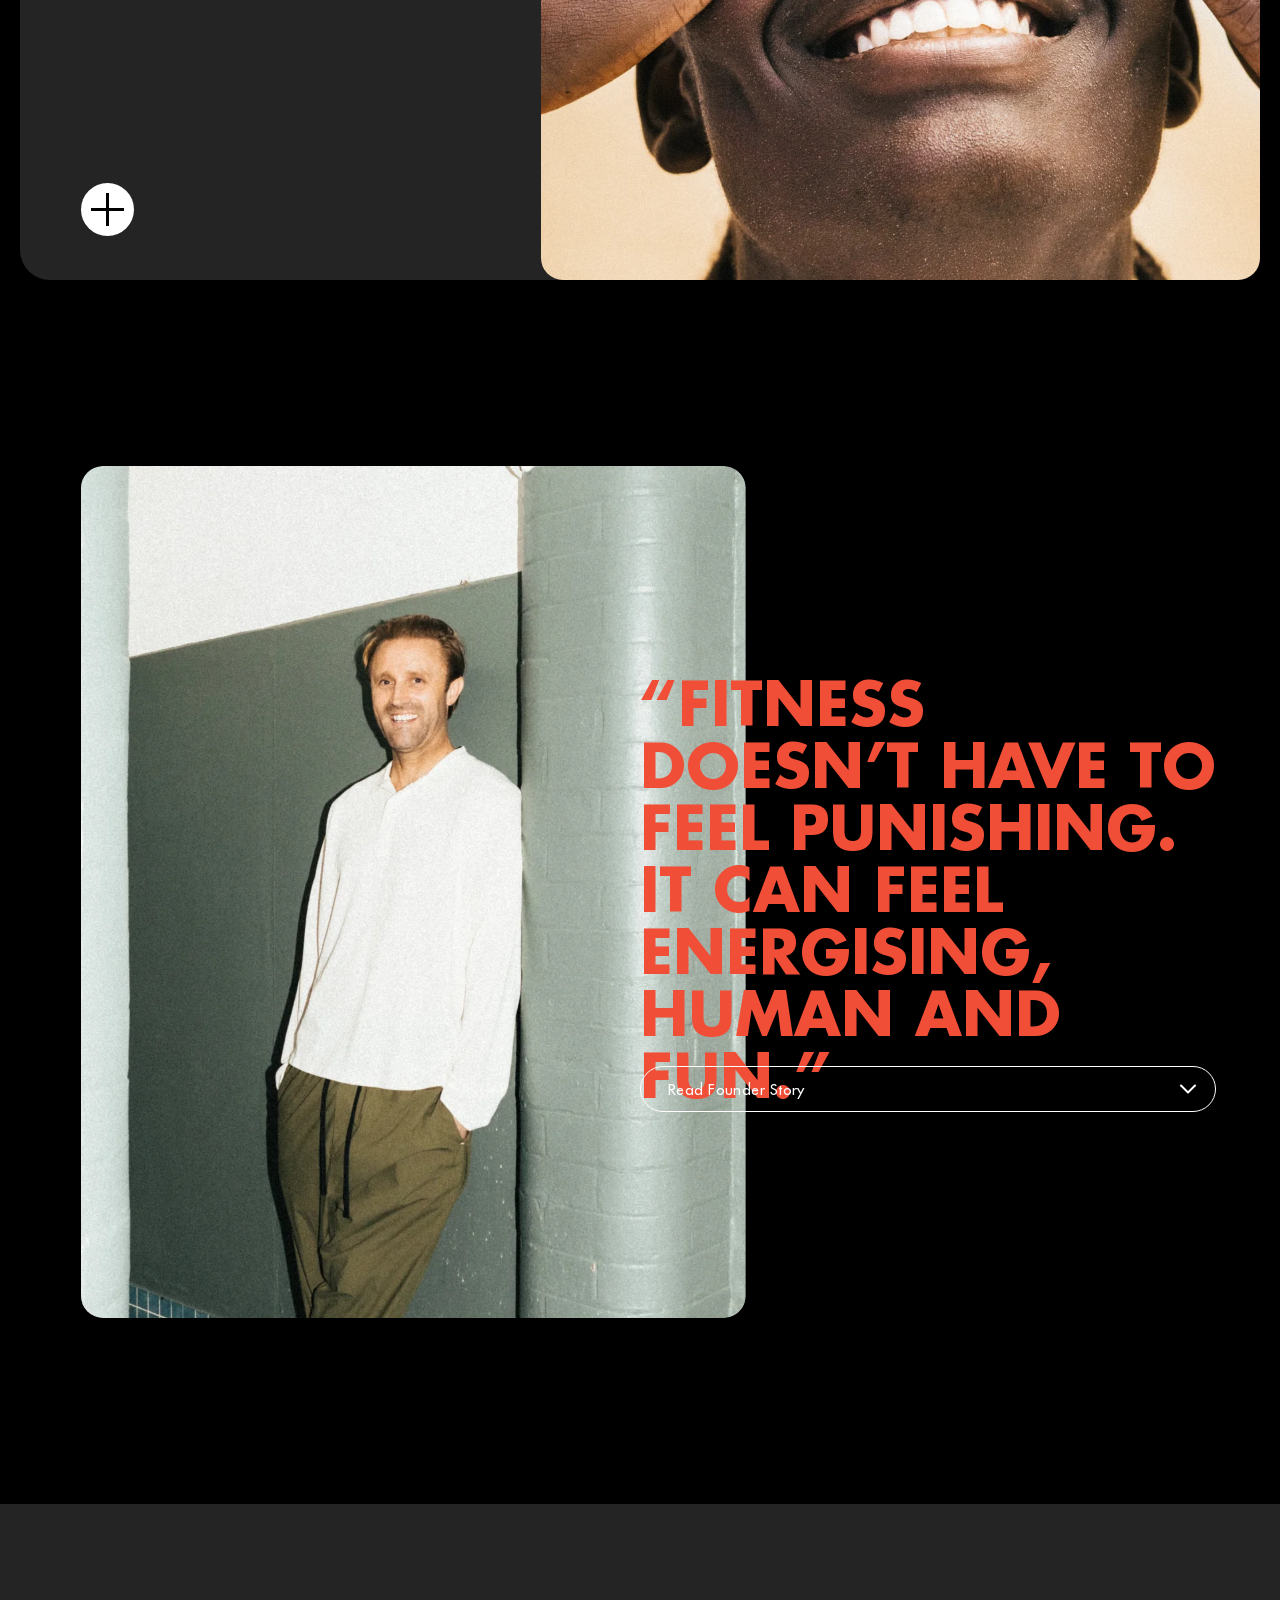
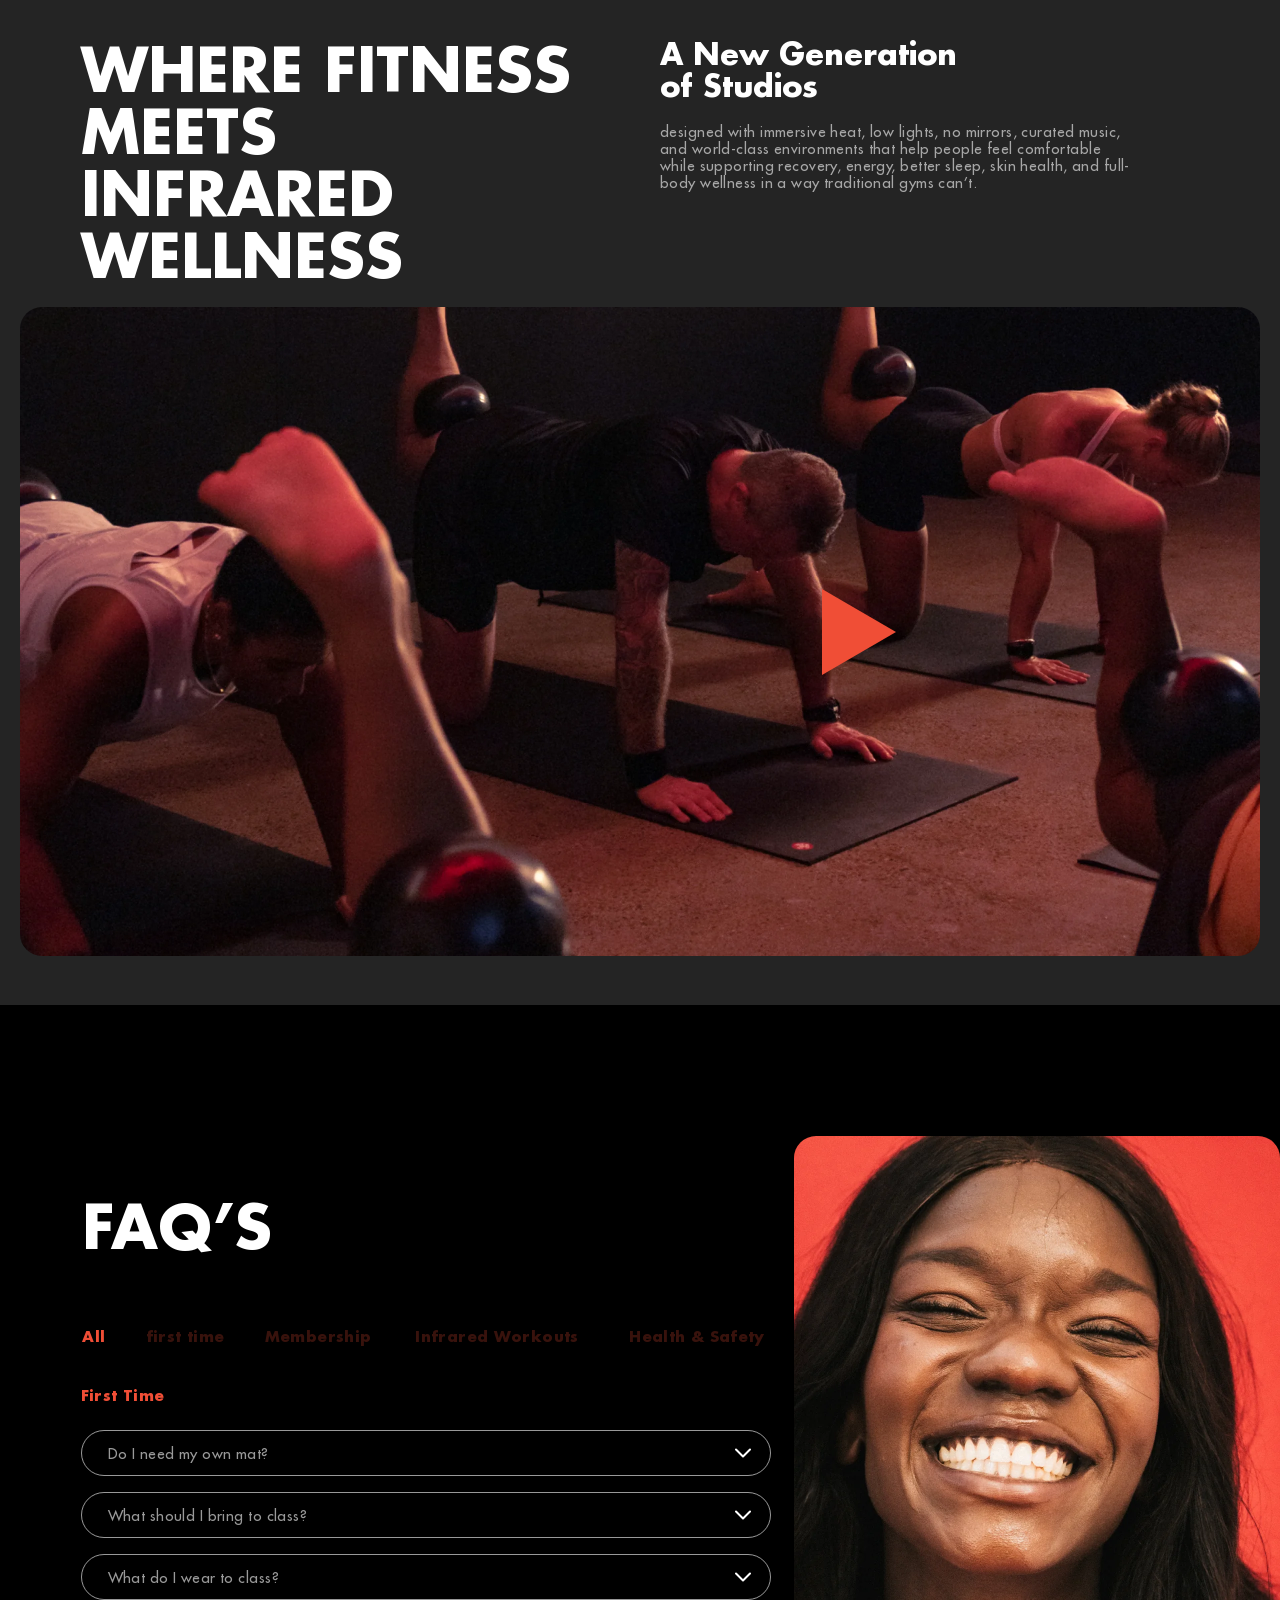
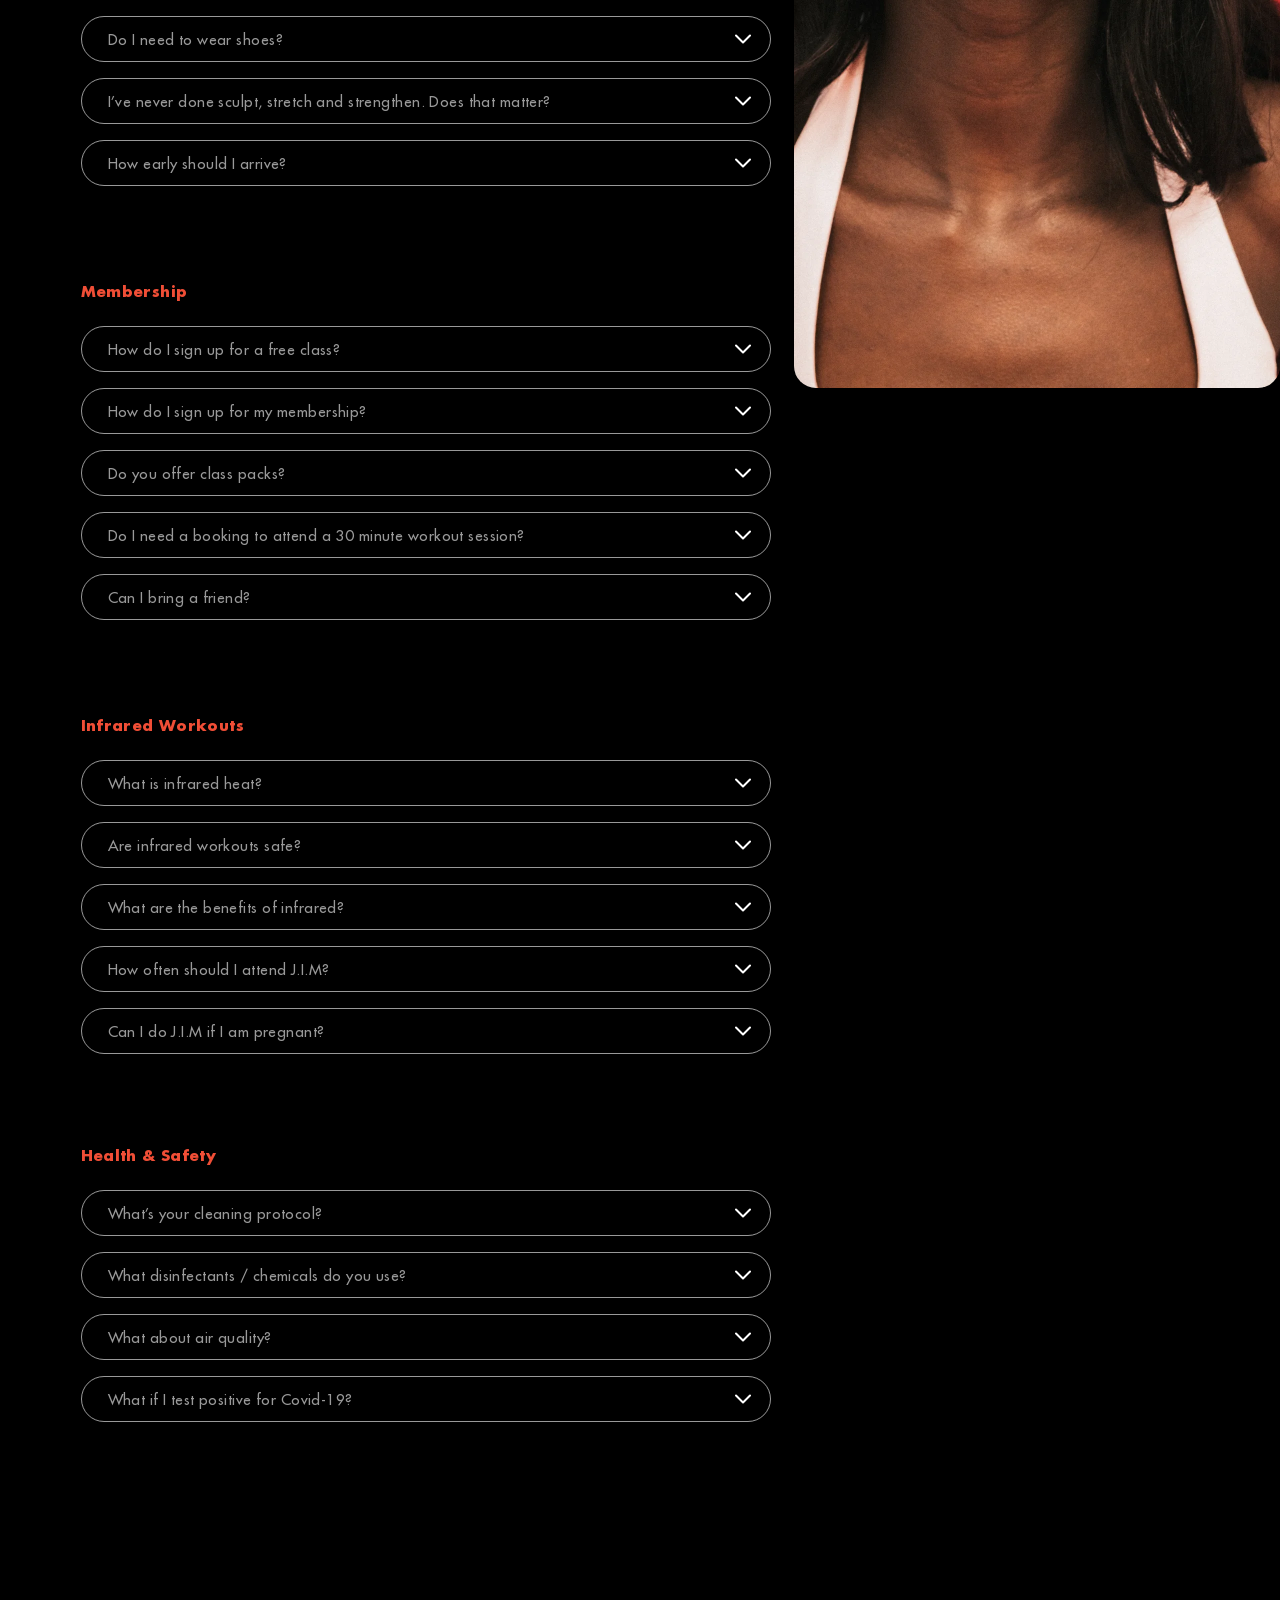
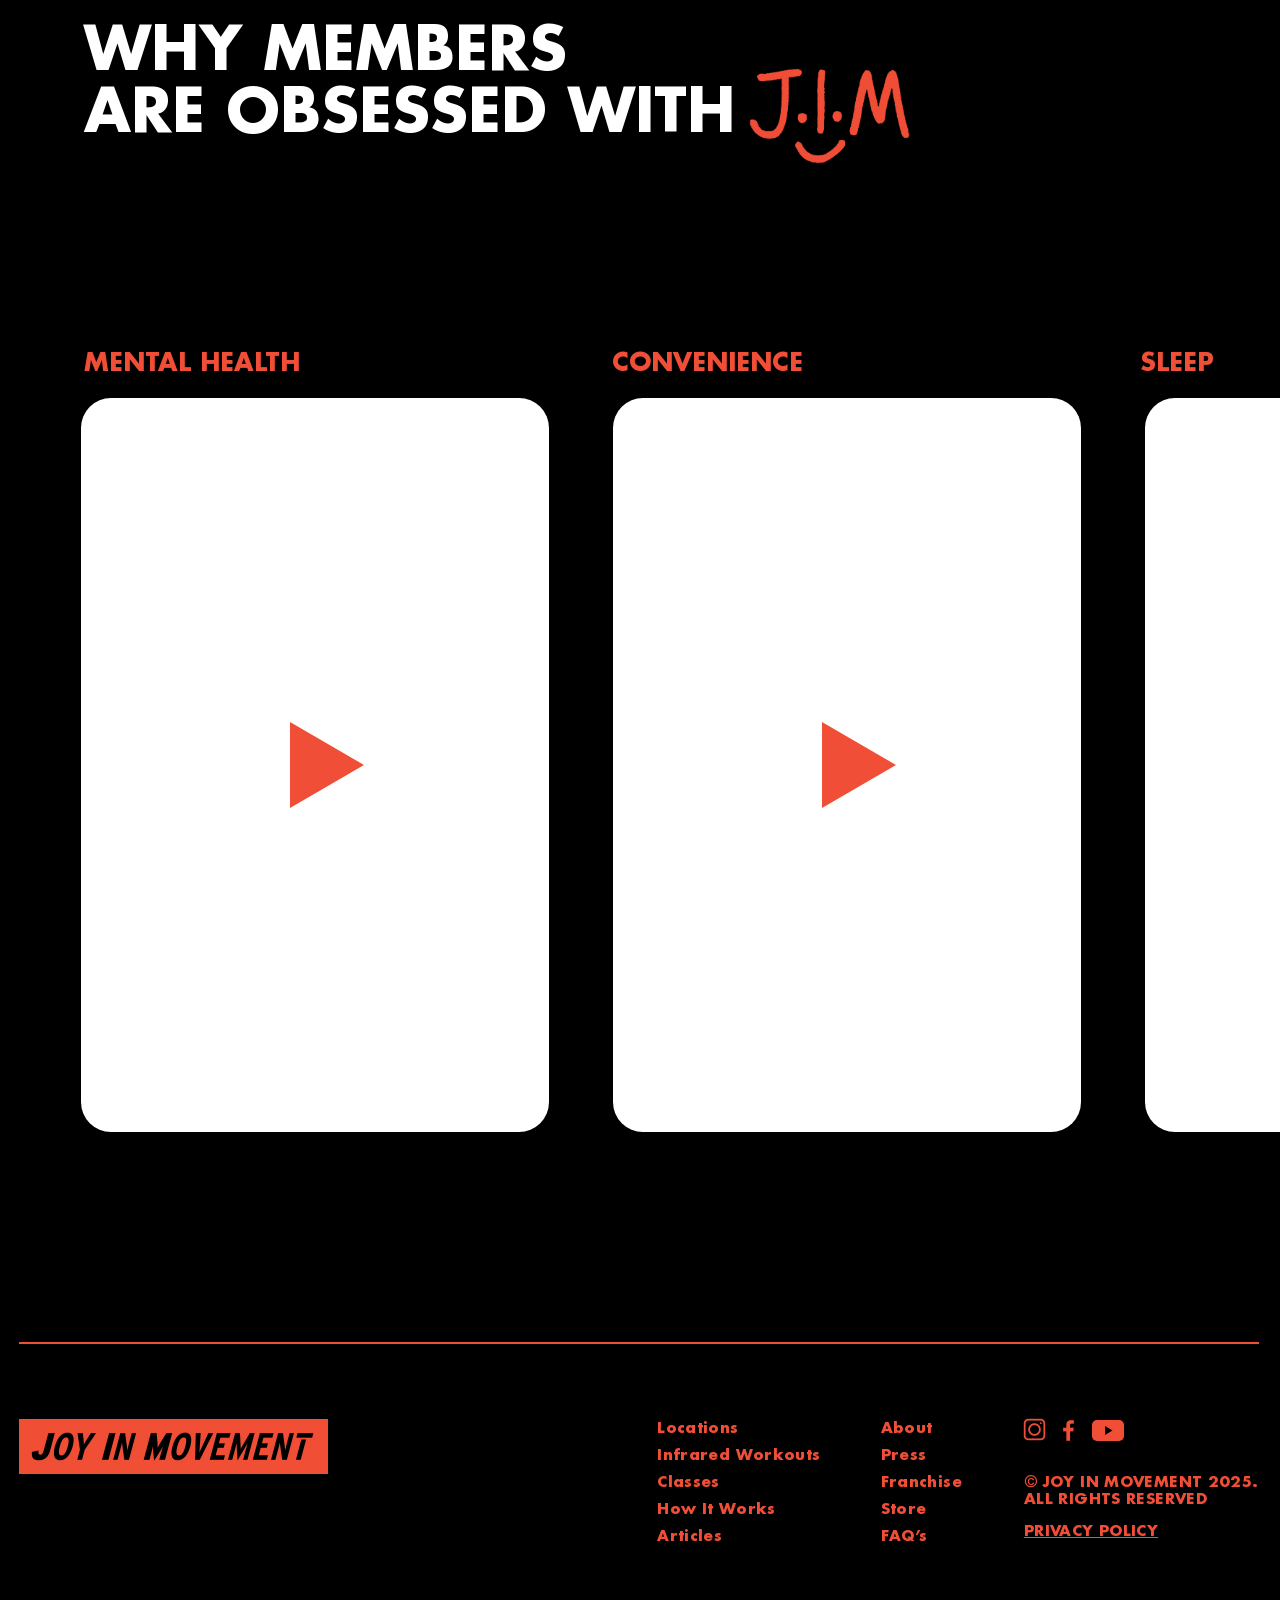
<file: about.html>
<!doctype html>
<html lang="en">
  <head>
    <meta charset="UTF-8" />
    <meta name="viewport" content="width=device-width, initial-scale=1.0" />
    <title>About | J.I.M - Joy In Movement</title>
    <link rel="stylesheet" href="css/fonts.css" />
    <link rel="stylesheet" href="css/home.css" />
    <link rel="stylesheet" href="css/faq.css" />
    <link rel="stylesheet" href="css/articles.css" />
    <link rel="stylesheet" href="css/about.css" />
  </head>
  <body class="about-page-body">
    <!-- =========================================================================
       1. Top Header Bar (1:1 standardized with Figma)
       ========================================================================= -->
    <header class="jim-header">
      <div class="header-inner">
        <a href="index.html" class="header-logo" aria-label="J.I.M Home">
          <img src="assets/jim_logo_script.webp" alt="J.I.M" class="logo-script-img" />
        </a>

        <nav class="header-nav" aria-label="Main Navigation">
          <ul class="nav-links-list">
            <li><a href="locations.html" class="nav-link">Locations</a></li>
            <li><a href="infrared.html" class="nav-link">Infrared Workouts</a></li>
            <li><a href="about.html" class="nav-link active">About</a></li>
            <li><a href="own-a-jim.html" class="nav-link">Own A J.I.M</a></li>
            <li><a href="#store" class="nav-link">Store</a></li>
          </ul>
        </nav>

        <div class="header-action">
          <a href="classes.html" class="header-btn-get-started">GET STARTED</a>
          <button class="mobile-nav-toggle" id="mobileToggle" aria-label="Toggle navigation menu">
            <span></span>
            <span></span>
            <span></span>
          </button>
        </div>
      </div>
    </header>

    <main>
      <!-- =========================================================================
         2. Hero (193 - 935px)
         ========================================================================= -->
      <section class="section-hero page-hero">
        <div class="hero-frame">
          <img src="assets/about_hero_banner.webp" alt="J.I.M infrared group training studio" class="hero-img" />
          <h1 class="page-hero-title about-hero-title">AUSTRALIA’S FIRST INFRARED GROUP TRAINING STUDIO</h1>
          <a href="locations.html" class="hero-pill-locations hero-pill-locations--red">LOCATIONS</a>
        </div>
      </section>

      <!-- =========================================================================
         3. Founder quote + intro (935 - 1448px)
         ========================================================================= -->
      <section class="about-intro">
        <div class="content-container about-intro-row">
          <div class="about-intro-left">
            <blockquote class="about-intro-quote">
              “Movement should feel empowering, accessible, and enjoyable.”
            </blockquote>
            <p class="about-intro-author">JARAD HOBBS <span>FOUNDER AND CEO</span></p>
          </div>
          <div class="about-intro-right">
            <h2 class="subtitle-30 about-intro-sub">30-minute<br />Infrared Group Fitness</h2>
            <p class="about-intro-desc">
              Low-impact, high-result workouts combining movement and infrared heat to help you move better, recover
              faster and feel better - from energy and sleep to skin and overall wellbeing.
            </p>
            <a href="classes.html" class="about-intro-btn">GET STARTED</a>
          </div>
        </div>
      </section>

      <!-- =========================================================================
         4. Pillars - Convenience / Joy in the Movement / Infrared (1495 - 3418px)
         ========================================================================= -->
      <section class="about-pillars">
        <div class="content-container">
          <article class="about-pillar about-pillar--convenience">
            <div class="about-pillar-card">
              <h2 class="about-pillar-title">CONVENIENCE</h2>
              <p class="about-pillar-sub">Wellness and fitness that fit your life</p>
              <span class="about-pillar-icon" aria-hidden="true"></span>
            </div>
            <img
              src="assets/about_feature_convenience.webp"
              alt="J.I.M members laughing together"
              class="about-pillar-img"
            />
          </article>

          <article class="about-pillar about-pillar--joy is-open">
            <div class="about-pillar-card">
              <h2 class="about-pillar-title">JOY IN THE MOVEMENT</h2>
              <p class="about-pillar-sub">J.I.M makes movement feel good</p>
              <div class="about-pillar-desc">
                <p>
                  J.I.M offers low-impact, high-results infrared group fitness classes - each class is crafted to help
                  members feel better and move smarter - without the pressure or intensity of traditional gyms.
                </p>
                <ul>
                  <li>Smart, low-impact workoputs that deliver real results.</li>
                  <li>Movement that supports, not pushes.</li>
                  <li>No one watching. No one waiting. No Mirrors.</li>
                </ul>
              </div>
              <span class="about-pillar-icon" aria-hidden="true"></span>
            </div>
          </article>

          <article class="about-pillar about-pillar--infrared">
            <div class="about-pillar-card">
              <h2 class="about-pillar-title">INFRARED</h2>
              <p class="about-pillar-sub">Infrared fitness studio</p>
              <span class="about-pillar-icon" aria-hidden="true"></span>
            </div>
            <img src="assets/about_feature_infrared.webp" alt="Smiling J.I.M member" class="about-pillar-img" />
          </article>
        </div>
      </section>

      <!-- =========================================================================
         5. Founder story (3604 - 4456px)
         ========================================================================= -->
      <section class="about-founder">
        <div class="content-container about-founder-inner">
          <img src="assets/about_founder_jarad.webp" alt="Jarad Hobbs, founder of J.I.M" class="about-founder-photo" />
          <blockquote class="about-founder-quote">
            “Fitness doesn’t have to feel punishing. IT CAN FEEL ENERGISING, HUMAN AND FUN.”
          </blockquote>
          <a href="#founder-story" class="about-founder-pill">
            <span>Read Founder Story</span>
            <svg width="16" height="10" viewBox="0 0 16 10" fill="none" aria-hidden="true">
              <path
                d="M1 1.5L8 8.5L15 1.5"
                stroke="currentColor"
                stroke-width="2"
                stroke-linecap="round"
                stroke-linejoin="round"
              />
            </svg>
          </a>
        </div>
      </section>

      <!-- =========================================================================
         6. Where fitness meets infrared wellness - #242424 band (4642 - 5743px)
         ========================================================================= -->
      <section class="about-video-band">
        <div class="content-container">
          <div class="about-video-head">
            <h2 class="about-video-title">WHERE FITNESS MEETS<br />INFRARED WELLNESS</h2>
            <div class="about-video-copy">
              <h3 class="subtitle-30 about-video-sub">A New Generation<br />of Studios</h3>
              <p class="about-video-desc">
                designed with immersive heat, low lights, no mirrors, curated music, and world-class environments that
                help people feel comfortable while supporting recovery, energy, better sleep, skin health, and full-body
                wellness in a way traditional gyms can’t.
              </p>
            </div>
          </div>
          <div class="wellness-video-frame about-video-frame">
            <img
              src="assets/about_video_studio.webp"
              alt="Infrared class in the J.I.M studio"
              class="about-video-img"
            />
            <button type="button" class="wellness-video-play-btn about-video-play" aria-label="Play video">
              <svg width="74" height="86" viewBox="0 0 74 86" aria-hidden="true">
                <polygon points="0,0 74,43 0,86" fill="#F04E36" />
              </svg>
            </button>
          </div>
        </div>
      </section>

      <!-- =========================================================================
         7. FAQ's (5743 - 7807px)
         ========================================================================= -->
      <section class="about-faq" id="about-faqs">
        <div class="content-container about-faq-inner">
          <img src="assets/about_faq_girl.webp" alt="J.I.M member" class="about-faq-photo" />
          <h2 class="faq-section-title">FAQ’S</h2>
          <div class="faq-tabs" role="tablist">
            <button class="faq-tab-btn active" data-cat="all" style="--tab-x: 29.5px; --tab-w: 101px">All</button>
            <button class="faq-tab-btn" data-cat="first-time" style="--tab-x: 116.5px; --tab-w: 109px">
              first time
            </button>
            <button class="faq-tab-btn" data-cat="membership" style="--tab-x: 249.5px; --tab-w: 109px">
              Membership
            </button>
            <button class="faq-tab-btn" data-cat="infrared" style="--tab-x: 390.5px; --tab-w: 185px">
              Infrared Workouts
            </button>
            <button class="faq-tab-btn" data-cat="health-safety" style="--tab-x: 609.5px; --tab-w: 147px">
              Health &amp; Safety
            </button>
          </div>
          <div class="faqs-groups-container">
            <div class="faq-category-group" data-group="first-time">
              <h3 class="faq-category-label">First Time</h3>
              <details class="faq-pill-details">
                <summary class="faq-pill-summary">
                  <span class="faq-question-text">Do I need my own mat?</span>
                  <svg class="faq-arrow-icon" width="16" height="10" viewBox="0 0 16 10" fill="none" aria-hidden="true">
                    <path
                      d="M1 1.5L8 8.5L15 1.5"
                      stroke="currentColor"
                      stroke-width="2"
                      stroke-linecap="round"
                      stroke-linejoin="round"
                    />
                  </svg>
                </summary>
                <div class="faq-answer-drawer">
                  <p>
                    No, we provide premium sanitized yoga mats, blocks, resistance bands, and foam rollers for every
                    single class.
                  </p>
                </div>
              </details>
              <details class="faq-pill-details">
                <summary class="faq-pill-summary">
                  <span class="faq-question-text">What should I bring to class?</span>
                  <svg class="faq-arrow-icon" width="16" height="10" viewBox="0 0 16 10" fill="none" aria-hidden="true">
                    <path
                      d="M1 1.5L8 8.5L15 1.5"
                      stroke="currentColor"
                      stroke-width="2"
                      stroke-linecap="round"
                      stroke-linejoin="round"
                    />
                  </svg>
                </summary>
                <div class="faq-answer-drawer">
                  <p>
                    Just bring a water bottle, a sweat towel, and comfortable workout clothes. We have water refill
                    stations in every studio.
                  </p>
                </div>
              </details>
              <details class="faq-pill-details">
                <summary class="faq-pill-summary">
                  <span class="faq-question-text">What do I wear to class?</span>
                  <svg class="faq-arrow-icon" width="16" height="10" viewBox="0 0 16 10" fill="none" aria-hidden="true">
                    <path
                      d="M1 1.5L8 8.5L15 1.5"
                      stroke="currentColor"
                      stroke-width="2"
                      stroke-linecap="round"
                      stroke-linejoin="round"
                    />
                  </svg>
                </summary>
                <div class="faq-answer-drawer">
                  <p>
                    Breathable workout attire such as activewear shorts, leggings, or tops that you feel comfortable
                    sweating in.
                  </p>
                </div>
              </details>
              <details class="faq-pill-details">
                <summary class="faq-pill-summary">
                  <span class="faq-question-text">Do I need to wear shoes?</span>
                  <svg class="faq-arrow-icon" width="16" height="10" viewBox="0 0 16 10" fill="none" aria-hidden="true">
                    <path
                      d="M1 1.5L8 8.5L15 1.5"
                      stroke="currentColor"
                      stroke-width="2"
                      stroke-linecap="round"
                      stroke-linejoin="round"
                    />
                  </svg>
                </summary>
                <div class="faq-answer-drawer">
                  <p>
                    Most of our classes are performed barefoot or with grip socks to improve balance, foot strength, and
                    joint alignment.
                  </p>
                </div>
              </details>
              <details class="faq-pill-details">
                <summary class="faq-pill-summary">
                  <span class="faq-question-text"
                    >I’ve never done sculpt, stretch and strengthen. Does that matter?</span
                  >
                  <svg class="faq-arrow-icon" width="16" height="10" viewBox="0 0 16 10" fill="none" aria-hidden="true">
                    <path
                      d="M1 1.5L8 8.5L15 1.5"
                      stroke="currentColor"
                      stroke-width="2"
                      stroke-linecap="round"
                      stroke-linejoin="round"
                    />
                  </svg>
                </summary>
                <div class="faq-answer-drawer">
                  <p>
                    Not at all! Our classes are low-impact and designed for all fitness levels with clear coach
                    modifications for every move.
                  </p>
                </div>
              </details>
              <details class="faq-pill-details">
                <summary class="faq-pill-summary">
                  <span class="faq-question-text">How early should I arrive?</span>
                  <svg class="faq-arrow-icon" width="16" height="10" viewBox="0 0 16 10" fill="none" aria-hidden="true">
                    <path
                      d="M1 1.5L8 8.5L15 1.5"
                      stroke="currentColor"
                      stroke-width="2"
                      stroke-linecap="round"
                      stroke-linejoin="round"
                    />
                  </svg>
                </summary>
                <div class="faq-answer-drawer">
                  <p>
                    Please arrive 10-15 minutes before your class start time so our team can show you around the studio
                    and set up your mat.
                  </p>
                </div>
              </details>
            </div>

            <div class="faq-category-group" data-group="membership">
              <h3 class="faq-category-label">Membership</h3>
              <details class="faq-pill-details">
                <summary class="faq-pill-summary">
                  <span class="faq-question-text">How do I sign up for a free class?</span>
                  <svg class="faq-arrow-icon" width="16" height="10" viewBox="0 0 16 10" fill="none" aria-hidden="true">
                    <path
                      d="M1 1.5L8 8.5L15 1.5"
                      stroke="currentColor"
                      stroke-width="2"
                      stroke-linecap="round"
                      stroke-linejoin="round"
                    />
                  </svg>
                </summary>
                <div class="faq-answer-drawer">
                  <p>
                    Download the J.I.M App, select your home studio, and your complimentary first class pass will be
                    ready to book immediately.
                  </p>
                </div>
              </details>
              <details class="faq-pill-details">
                <summary class="faq-pill-summary">
                  <span class="faq-question-text">How do I sign up for my membership?</span>
                  <svg class="faq-arrow-icon" width="16" height="10" viewBox="0 0 16 10" fill="none" aria-hidden="true">
                    <path
                      d="M1 1.5L8 8.5L15 1.5"
                      stroke="currentColor"
                      stroke-width="2"
                      stroke-linecap="round"
                      stroke-linejoin="round"
                    />
                  </svg>
                </summary>
                <div class="faq-answer-drawer">
                  <p>
                    Memberships can be set up directly in the J.I.M app or with our studio team before or after your
                    first session.
                  </p>
                </div>
              </details>
              <details class="faq-pill-details">
                <summary class="faq-pill-summary">
                  <span class="faq-question-text">Do you offer class packs?</span>
                  <svg class="faq-arrow-icon" width="16" height="10" viewBox="0 0 16 10" fill="none" aria-hidden="true">
                    <path
                      d="M1 1.5L8 8.5L15 1.5"
                      stroke="currentColor"
                      stroke-width="2"
                      stroke-linecap="round"
                      stroke-linejoin="round"
                    />
                  </svg>
                </summary>
                <div class="faq-answer-drawer">
                  <p>
                    Yes, we offer flexible 10-class and 20-class packs in addition to unlimited weekly membership tiers.
                  </p>
                </div>
              </details>
              <details class="faq-pill-details">
                <summary class="faq-pill-summary">
                  <span class="faq-question-text">Do I need a booking to attend a 30 minute workout session?</span>
                  <svg class="faq-arrow-icon" width="16" height="10" viewBox="0 0 16 10" fill="none" aria-hidden="true">
                    <path
                      d="M1 1.5L8 8.5L15 1.5"
                      stroke="currentColor"
                      stroke-width="2"
                      stroke-linecap="round"
                      stroke-linejoin="round"
                    />
                  </svg>
                </summary>
                <div class="faq-answer-drawer">
                  <p>
                    Yes, because studio mat spots are capped to ensure plenty of personal space, bookings via the app
                    are required.
                  </p>
                </div>
              </details>
              <details class="faq-pill-details">
                <summary class="faq-pill-summary">
                  <span class="faq-question-text">Can I bring a friend?</span>
                  <svg class="faq-arrow-icon" width="16" height="10" viewBox="0 0 16 10" fill="none" aria-hidden="true">
                    <path
                      d="M1 1.5L8 8.5L15 1.5"
                      stroke="currentColor"
                      stroke-width="2"
                      stroke-linecap="round"
                      stroke-linejoin="round"
                    />
                  </svg>
                </summary>
                <div class="faq-answer-drawer">
                  <p>
                    Absolutely! All unlimited members receive guest pass perks every month to introduce friends and
                    family to J.I.M.
                  </p>
                </div>
              </details>
            </div>

            <div class="faq-category-group" data-group="infrared">
              <h3 class="faq-category-label">Infrared Workouts</h3>
              <details class="faq-pill-details">
                <summary class="faq-pill-summary">
                  <span class="faq-question-text">What is infrared heat?</span>
                  <svg class="faq-arrow-icon" width="16" height="10" viewBox="0 0 16 10" fill="none" aria-hidden="true">
                    <path
                      d="M1 1.5L8 8.5L15 1.5"
                      stroke="currentColor"
                      stroke-width="2"
                      stroke-linecap="round"
                      stroke-linejoin="round"
                    />
                  </svg>
                </summary>
                <div class="faq-answer-drawer">
                  <p>
                    Infrared heat gently penetrates muscle tissue directly rather than merely blowing hot air, providing
                    deeper muscle warmth, circulation, and recovery.
                  </p>
                </div>
              </details>
              <details class="faq-pill-details">
                <summary class="faq-pill-summary">
                  <span class="faq-question-text">Are infrared workouts safe?</span>
                  <svg class="faq-arrow-icon" width="16" height="10" viewBox="0 0 16 10" fill="none" aria-hidden="true">
                    <path
                      d="M1 1.5L8 8.5L15 1.5"
                      stroke="currentColor"
                      stroke-width="2"
                      stroke-linecap="round"
                      stroke-linejoin="round"
                    />
                  </svg>
                </summary>
                <div class="faq-answer-drawer">
                  <p>
                    Yes! Infrared wavelengths are the same therapeutic rays used in physical therapy and neonatal units,
                    free of UV radiation.
                  </p>
                </div>
              </details>
              <details class="faq-pill-details">
                <summary class="faq-pill-summary">
                  <span class="faq-question-text">What are the benefits of infrared?</span>
                  <svg class="faq-arrow-icon" width="16" height="10" viewBox="0 0 16 10" fill="none" aria-hidden="true">
                    <path
                      d="M1 1.5L8 8.5L15 1.5"
                      stroke="currentColor"
                      stroke-width="2"
                      stroke-linecap="round"
                      stroke-linejoin="round"
                    />
                  </svg>
                </summary>
                <div class="faq-answer-drawer">
                  <p>
                    Benefits include enhanced calorie burn, accelerated muscle recovery, improved cardiovascular health,
                    deeper sleep, and radiant skin.
                  </p>
                </div>
              </details>
              <details class="faq-pill-details">
                <summary class="faq-pill-summary">
                  <span class="faq-question-text">How often should I attend J.I.M?</span>
                  <svg class="faq-arrow-icon" width="16" height="10" viewBox="0 0 16 10" fill="none" aria-hidden="true">
                    <path
                      d="M1 1.5L8 8.5L15 1.5"
                      stroke="currentColor"
                      stroke-width="2"
                      stroke-linecap="round"
                      stroke-linejoin="round"
                    />
                  </svg>
                </summary>
                <div class="faq-answer-drawer">
                  <p>
                    Because our workouts are low-impact, 3 to 5 times per week is ideal to maximize physical results
                    without overtraining joints.
                  </p>
                </div>
              </details>
              <details class="faq-pill-details">
                <summary class="faq-pill-summary">
                  <span class="faq-question-text">Can I do J.I.M if I am pregnant?</span>
                  <svg class="faq-arrow-icon" width="16" height="10" viewBox="0 0 16 10" fill="none" aria-hidden="true">
                    <path
                      d="M1 1.5L8 8.5L15 1.5"
                      stroke="currentColor"
                      stroke-width="2"
                      stroke-linecap="round"
                      stroke-linejoin="round"
                    />
                  </svg>
                </summary>
                <div class="faq-answer-drawer">
                  <p>
                    We recommend consulting with your obstetrician prior to heated workouts during pregnancy. We also
                    offer non-heated movement modifications.
                  </p>
                </div>
              </details>
            </div>

            <div class="faq-category-group" data-group="health-safety">
              <h3 class="faq-category-label">Health &amp; Safety</h3>
              <details class="faq-pill-details">
                <summary class="faq-pill-summary">
                  <span class="faq-question-text">What’s your cleaning protocol?</span>
                  <svg class="faq-arrow-icon" width="16" height="10" viewBox="0 0 16 10" fill="none" aria-hidden="true">
                    <path
                      d="M1 1.5L8 8.5L15 1.5"
                      stroke="currentColor"
                      stroke-width="2"
                      stroke-linecap="round"
                      stroke-linejoin="round"
                    />
                  </svg>
                </summary>
                <div class="faq-answer-drawer">
                  <p>
                    Studios are hospital-grade sanitized between every class, including deep infrared mat cleans,
                    touchpoint disinfections, and HEPA air filtering.
                  </p>
                </div>
              </details>
              <details class="faq-pill-details">
                <summary class="faq-pill-summary">
                  <span class="faq-question-text">What disinfectants / chemicals do you use?</span>
                  <svg class="faq-arrow-icon" width="16" height="10" viewBox="0 0 16 10" fill="none" aria-hidden="true">
                    <path
                      d="M1 1.5L8 8.5L15 1.5"
                      stroke="currentColor"
                      stroke-width="2"
                      stroke-linecap="round"
                      stroke-linejoin="round"
                    />
                  </svg>
                </summary>
                <div class="faq-answer-drawer">
                  <p>
                    We use eco-certified, non-toxic, antibacterial botanical solutions that are tough on bacteria yet
                    gentle on skin and breathing.
                  </p>
                </div>
              </details>
              <details class="faq-pill-details">
                <summary class="faq-pill-summary">
                  <span class="faq-question-text">What about air quality?</span>
                  <svg class="faq-arrow-icon" width="16" height="10" viewBox="0 0 16 10" fill="none" aria-hidden="true">
                    <path
                      d="M1 1.5L8 8.5L15 1.5"
                      stroke="currentColor"
                      stroke-width="2"
                      stroke-linecap="round"
                      stroke-linejoin="round"
                    />
                  </svg>
                </summary>
                <div class="faq-answer-drawer">
                  <p>
                    Our studios feature high-volume fresh air ventilation systems that cycle and replace 100% of studio
                    air continuously throughout each hour.
                  </p>
                </div>
              </details>
              <details class="faq-pill-details">
                <summary class="faq-pill-summary">
                  <span class="faq-question-text">What if I test positive for Covid-19?</span>
                  <svg class="faq-arrow-icon" width="16" height="10" viewBox="0 0 16 10" fill="none" aria-hidden="true">
                    <path
                      d="M1 1.5L8 8.5L15 1.5"
                      stroke="currentColor"
                      stroke-width="2"
                      stroke-linecap="round"
                      stroke-linejoin="round"
                    />
                  </svg>
                </summary>
                <div class="faq-answer-drawer">
                  <p>
                    Please stay home and rest! We will gladly place your membership on an immediate complimentary hold
                    until you make a full recovery.
                  </p>
                </div>
              </details>
            </div>
          </div>
        </div>
      </section>

      <!-- =========================================================================
         8. Why members are obsessed with J.I.M (7954 - 9070px)
         ========================================================================= -->
      <section class="obsessed-section about-obsessed">
        <div class="content-container">
          <div class="obsessed-heading">
            <h2 class="obsessed-title">WHY MEMBERS<br />ARE OBSESSED WITH</h2>
            <img src="assets/jim_logo_script.webp" alt="J.I.M" class="obsessed-logo" />
          </div>
          <div class="obsessed-track">
            <div class="obsessed-item">
              <h4 class="obsessed-tag">MENTAL HEALTH</h4>
              <button type="button" class="obsessed-card obsessed-play-btn" aria-label="Play mental health video">
                <svg width="74" height="86" viewBox="0 0 74 86" aria-hidden="true">
                  <polygon points="0,0 74,43 0,86" fill="#F04E36" />
                </svg>
              </button>
            </div>
            <div class="obsessed-item">
              <h4 class="obsessed-tag">CONVENIENCE</h4>
              <button type="button" class="obsessed-card obsessed-play-btn" aria-label="Play convenience video">
                <svg width="74" height="86" viewBox="0 0 74 86" aria-hidden="true">
                  <polygon points="0,0 74,43 0,86" fill="#F04E36" />
                </svg>
              </button>
            </div>
            <div class="obsessed-item">
              <h4 class="obsessed-tag">SLEEP</h4>
              <button type="button" class="obsessed-card obsessed-play-btn" aria-label="Play sleep video">
                <svg width="74" height="86" viewBox="0 0 74 86" aria-hidden="true">
                  <polygon points="0,0 74,43 0,86" fill="#F04E36" />
                </svg>
              </button>
            </div>
            <div class="obsessed-item">
              <h4 class="obsessed-tag">LOW IMPACT</h4>
              <button type="button" class="obsessed-card obsessed-play-btn" aria-label="Play low impact video">
                <svg width="74" height="86" viewBox="0 0 74 86" aria-hidden="true">
                  <polygon points="0,0 74,43 0,86" fill="#F04E36" />
                </svg>
              </button>
            </div>
          </div>
        </div>
      </section>
    </main>

    <!-- =========================================================================
       9. Global Footer (1:1 with Figma)
       ========================================================================= -->
    <footer class="jim-footer jim-footer--about">
      <div class="content-container">
        <div class="footer-divider-red"></div>
        <div class="footer-layout-flex">
          <!-- Red Brand Badge -->
          <div class="footer-badge-wrap">
            <img src="assets/footer_badge_logo.webp" alt="JOY IN MOVEMENT" class="footer-badge-img" />
          </div>

          <!-- Links Column 1 -->
          <div class="footer-nav-col">
            <ul class="footer-links">
              <li><a href="locations.html">Locations</a></li>
              <li><a href="infrared.html">Infrared Workouts</a></li>
              <li><a href="classes.html">Classes</a></li>
              <li><a href="how-it-works.html">How It Works</a></li>
              <li><a href="articles.html">Articles</a></li>
            </ul>
          </div>

          <!-- Links Column 2 -->
          <div class="footer-nav-col">
            <ul class="footer-links">
              <li><a href="about.html">About</a></li>
              <li><a href="press.html">Press</a></li>
              <li><a href="own-a-jim.html">Franchise</a></li>
              <li><a href="#store">Store</a></li>
              <li><a href="classes.html#classes-faqs">FAQ’s</a></li>
            </ul>
          </div>

          <!-- Social Icons & Copyright -->
          <div class="footer-meta-col">
            <div class="footer-social-icons">
              <a href="#instagram" class="social-icon-link social-icon-link--ig" aria-label="Instagram">
                <img src="assets/social_instagram.webp" alt="" width="25" height="25" />
              </a>
              <a href="#facebook" class="social-icon-link social-icon-link--fb" aria-label="Facebook">
                <img src="assets/social_facebook.webp" alt="" width="23" height="23" />
              </a>
              <a href="#youtube" class="social-icon-link social-icon-link--yt" aria-label="YouTube">
                <svg width="32" height="21" viewBox="0 0 32 21" fill="none">
                  <rect width="32" height="21" rx="5" fill="#F04E36" />
                  <polygon points="13,15 20.5,10.5 13,6" fill="#000000" />
                </svg>
              </a>
            </div>
            <p class="footer-copy-text">© JOY IN MOVEMENT 2025.<br />ALL RIGHTS RESERVED</p>
            <a href="#privacy" class="footer-policy-link">PRIVACY POLICY</a>
          </div>
        </div>
      </div>
    </footer>

    <script src="js/script.js"></script>
    <script>
      // FAQs Category Tabs Filtering
      const faqTabs = document.querySelectorAll(".faq-tab-btn");
      const faqGroups = document.querySelectorAll(".faq-group-block");

      faqTabs.forEach((tab) => {
        tab.addEventListener("click", () => {
          faqTabs.forEach((t) => t.classList.remove("active"));
          tab.classList.add("active");
          const targetCat = tab.getAttribute("data-cat");

          faqGroups.forEach((group) => {
            const groupCat = group.getAttribute("data-group");
            if (targetCat === "all" || groupCat === targetCat) {
              group.style.display = "block";
            } else {
              group.style.display = "none";
            }
          });
        });
      });
    </script>
  </body>
</html>
</file>
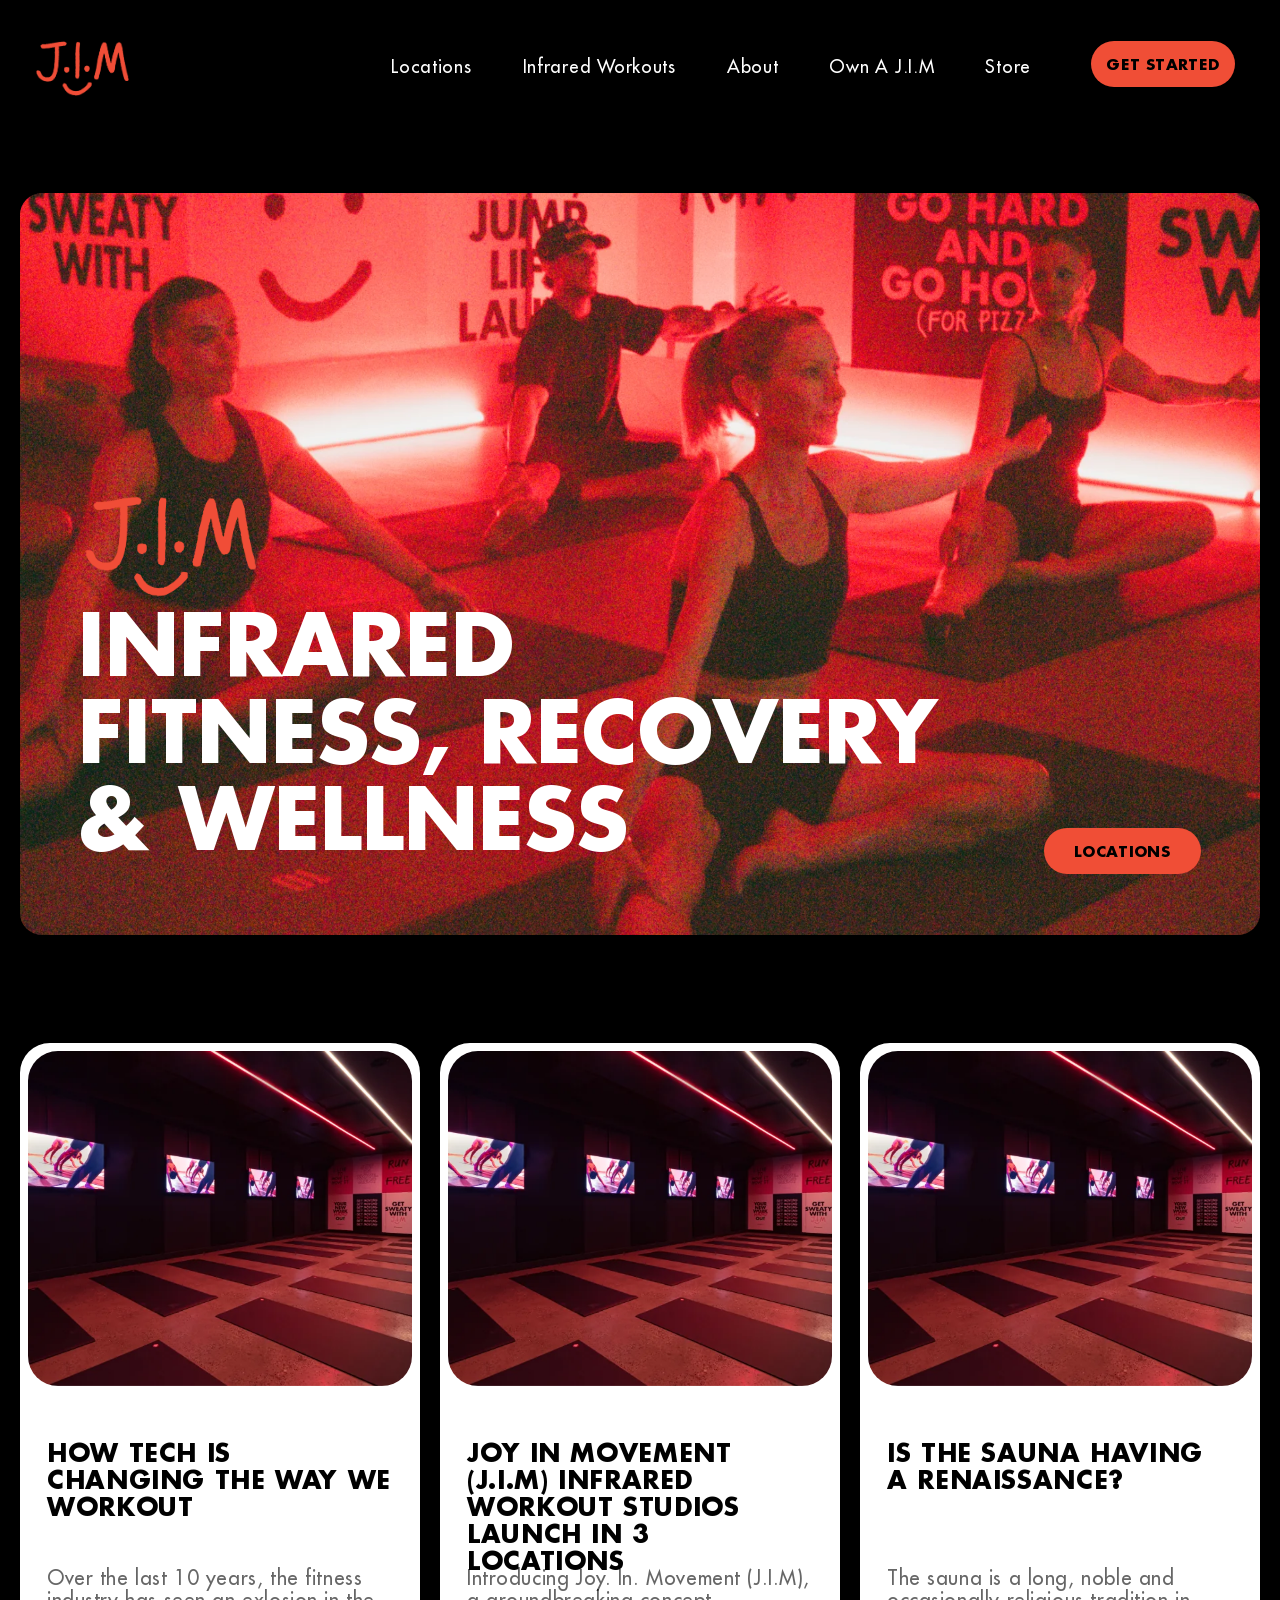
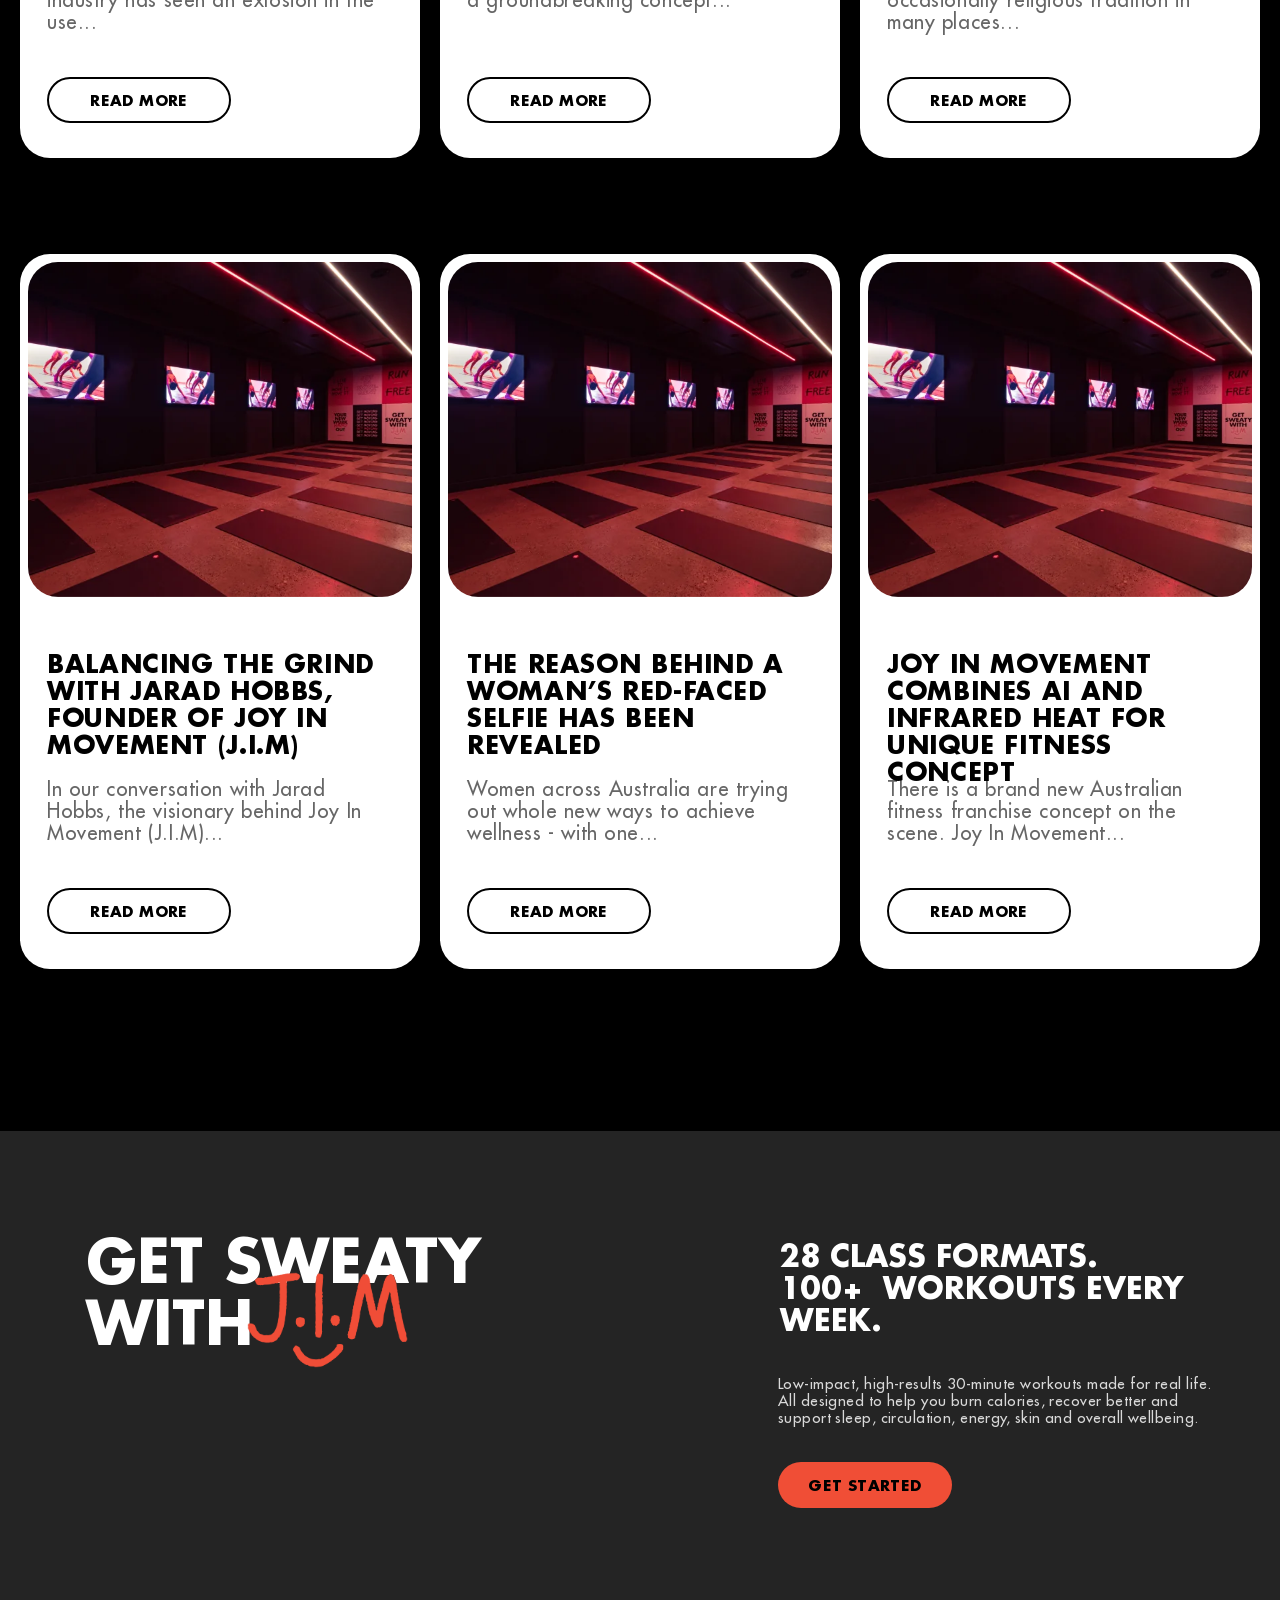
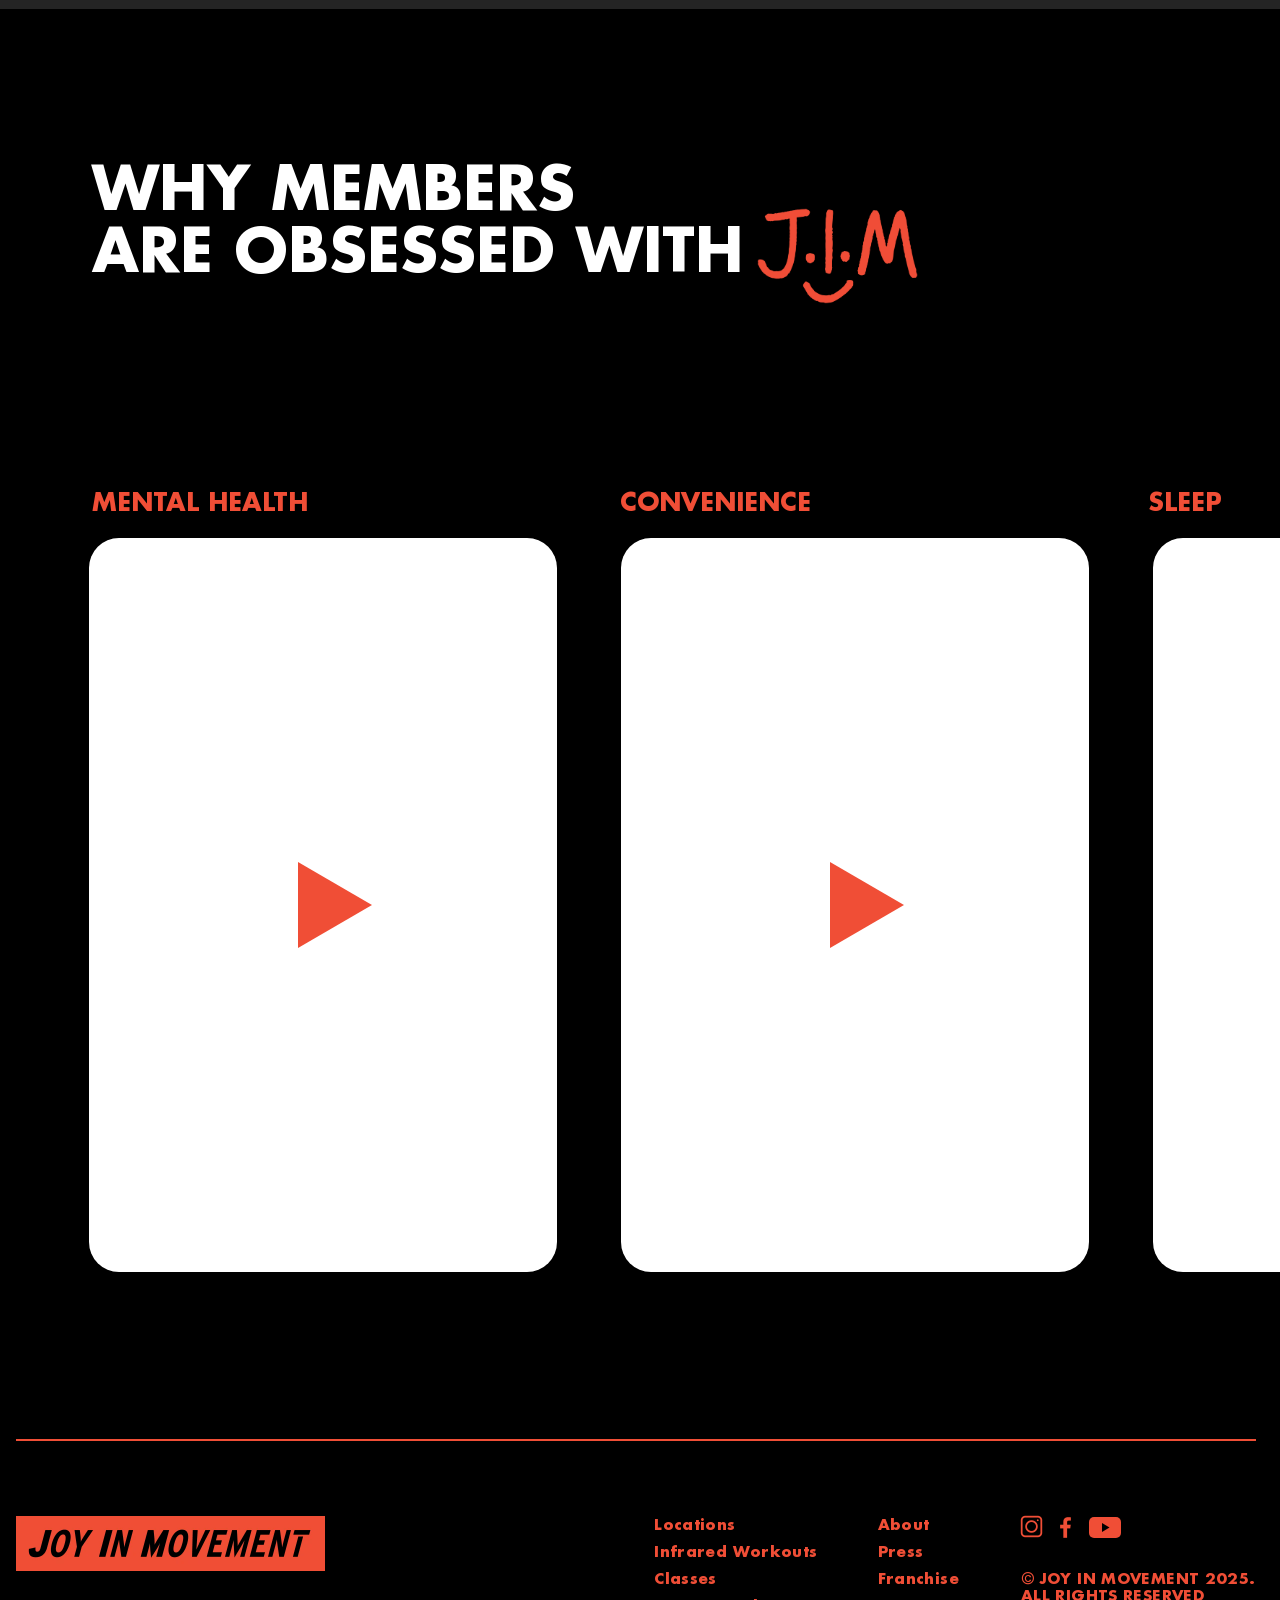
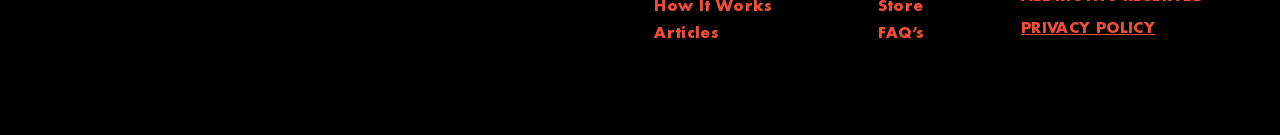
<file: articles.html>
<!doctype html>
<html lang="en">
  <head>
    <meta charset="UTF-8" />
    <meta name="viewport" content="width=device-width, initial-scale=1.0" />
    <title>Articles | J.I.M - Joy In Movement</title>
    <link rel="stylesheet" href="css/fonts.css" />
    <link rel="stylesheet" href="css/home.css" />
    <link rel="stylesheet" href="css/articles.css" />
  </head>
  <body class="articles-page-body">
    <!-- =========================================================================
       1. Top Header Bar (1:1 standardized with Figma)
       ========================================================================= -->
    <header class="jim-header">
      <div class="header-inner">
        <a href="index.html" class="header-logo" aria-label="J.I.M Home">
          <img src="assets/jim_logo_script.webp" alt="J.I.M" class="logo-script-img" />
        </a>

        <nav class="header-nav" aria-label="Main Navigation">
          <ul class="nav-links-list">
            <li><a href="locations.html" class="nav-link">Locations</a></li>
            <li><a href="infrared.html" class="nav-link">Infrared Workouts</a></li>
            <li><a href="about.html" class="nav-link">About</a></li>
            <li><a href="own-a-jim.html" class="nav-link">Own A J.I.M</a></li>
            <li><a href="#store" class="nav-link">Store</a></li>
          </ul>
        </nav>

        <div class="header-action">
          <a href="classes.html" class="header-btn-get-started">GET STARTED</a>
          <button class="mobile-nav-toggle" id="mobileToggle" aria-label="Toggle navigation menu">
            <span></span>
            <span></span>
            <span></span>
          </button>
        </div>
      </div>
    </header>

    <main>
      <!-- =========================================================================
         2. Hero (193 - 935px)
         ========================================================================= -->
      <section class="section-hero page-hero">
        <div class="hero-frame">
          <img src="assets/articles_hero_banner.webp" alt="Infrared fitness class at J.I.M" class="hero-img" />
          <img src="assets/jim_logo_script.webp" alt="J.I.M" class="page-hero-logo articles-hero-logo" />
          <h1 class="page-hero-title">INFRARED<br />FITNESS, RECOVERY<br />&amp; WELLNESS</h1>
          <a href="locations.html" class="hero-pill-locations hero-pill-locations--red">LOCATIONS</a>
        </div>
      </section>

      <!-- =========================================================================
         3. Articles grid - 2 rows x 3 white cards (1043 - 2569px)
         ========================================================================= -->
      <section class="articles-grid-section">
        <div class="content-container">
          <div class="articles-grid">
            <article class="article-card">
              <img src="assets/articles_card_studio.webp" alt="" class="article-card-img" />
              <h3 class="article-card-title">How tech is changing the way we workout</h3>
              <p class="article-card-desc">
                Over the last 10 years, the fitness industry has seen an exlosion in the use...
              </p>
              <a href="#read-more" class="article-card-btn">READ MORE</a>
            </article>

            <article class="article-card">
              <img src="assets/articles_card_studio.webp" alt="" class="article-card-img" />
              <h3 class="article-card-title">JOY IN MOVEMENT (J.I.M) INFRARED WORKOUT STUDIOS LAUNCH IN 3 LOCATIONS</h3>
              <p class="article-card-desc">Introducing Joy. In. Movement (J.I.M), a groundbreaking concept...</p>
              <a href="#read-more" class="article-card-btn">READ MORE</a>
            </article>

            <article class="article-card">
              <img src="assets/articles_card_studio.webp" alt="" class="article-card-img" />
              <h3 class="article-card-title">Is The Sauna Having A Renaissance?</h3>
              <p class="article-card-desc">
                The sauna is a long, noble and occasionally religious tradition in many places...
              </p>
              <a href="#read-more" class="article-card-btn">READ MORE</a>
            </article>

            <article class="article-card">
              <img src="assets/articles_card_studio.webp" alt="" class="article-card-img" />
              <h3 class="article-card-title">
                Balancing the Grind with Jarad Hobbs, Founder of Joy In Movement (J.I.M)
              </h3>
              <p class="article-card-desc">
                In our conversation with Jarad Hobbs, the visionary behind Joy In Movement (J.I.M)...
              </p>
              <a href="#read-more" class="article-card-btn">READ MORE</a>
            </article>

            <article class="article-card">
              <img src="assets/articles_card_studio.webp" alt="" class="article-card-img" />
              <h3 class="article-card-title">The reason behind a woman’s red-faced selfie has been revealed</h3>
              <p class="article-card-desc">
                Women across Australia are trying out whole new ways to achieve wellness - with one...
              </p>
              <a href="#read-more" class="article-card-btn">READ MORE</a>
            </article>

            <article class="article-card">
              <img src="assets/articles_card_studio.webp" alt="" class="article-card-img" />
              <h3 class="article-card-title">
                Joy In Movement combines AI and infrared heat for unique fitness concept
              </h3>
              <p class="article-card-desc">
                There is a brand new Australian fitness franchise concept on the scene. Joy In Movement...
              </p>
              <a href="#read-more" class="article-card-btn">READ MORE</a>
            </article>
          </div>
        </div>
      </section>

      <!-- =========================================================================
         4. GET SWEATY WITH J.I.M - dark band (2731 - 3177px)
         ========================================================================= -->
      <section class="section-sweaty-dark-band articles-sweaty-band">
        <div class="content-container">
          <div class="sweaty-row">
            <div class="sweaty-left">
              <h2 class="title-get-sweaty">GET SWEATY<br />WITH</h2>
              <img src="assets/jim_logo_script.webp" alt="J.I.M" class="sweaty-script-logo" />
            </div>

            <div class="sweaty-right">
              <h3 class="subtitle-30">28 CLASS FORMATS.<br />100+&nbsp; WORKOUTS EVERY WEEK.</h3>
              <p class="body-15">
                Low-impact, high-results 30-minute workouts made for real life. All designed to help you burn calories,
                recover better and support sleep, circulation, energy, skin and overall wellbeing.
              </p>
              <a href="classes.html" class="btn-red-pill">GET STARTED</a>
            </div>
          </div>
        </div>
      </section>

      <!-- =========================================================================
         5. WHY MEMBERS ARE OBSESSED WITH J.I.M (3324 - 4440px)
         ========================================================================= -->
      <section class="obsessed-section">
        <div class="content-container">
          <div class="obsessed-heading">
            <h2 class="obsessed-title">WHY MEMBERS<br />ARE OBSESSED WITH</h2>
            <img src="assets/jim_logo_script.webp" alt="J.I.M" class="obsessed-logo" />
          </div>
          <div class="obsessed-track">
            <div class="obsessed-item">
              <h4 class="obsessed-tag">MENTAL HEALTH</h4>
              <button type="button" class="obsessed-card obsessed-play-btn" aria-label="Play mental health video">
                <svg width="74" height="86" viewBox="0 0 74 86" aria-hidden="true">
                  <polygon points="0,0 74,43 0,86" fill="#F04E36" />
                </svg>
              </button>
            </div>
            <div class="obsessed-item">
              <h4 class="obsessed-tag">CONVENIENCE</h4>
              <button type="button" class="obsessed-card obsessed-play-btn" aria-label="Play convenience video">
                <svg width="74" height="86" viewBox="0 0 74 86" aria-hidden="true">
                  <polygon points="0,0 74,43 0,86" fill="#F04E36" />
                </svg>
              </button>
            </div>
            <div class="obsessed-item">
              <h4 class="obsessed-tag">SLEEP</h4>
              <button type="button" class="obsessed-card obsessed-play-btn" aria-label="Play sleep video">
                <svg width="74" height="86" viewBox="0 0 74 86" aria-hidden="true">
                  <polygon points="0,0 74,43 0,86" fill="#F04E36" />
                </svg>
              </button>
            </div>
            <div class="obsessed-item">
              <h4 class="obsessed-tag">LOW IMPACT</h4>
              <button type="button" class="obsessed-card obsessed-play-btn" aria-label="Play low impact video">
                <svg width="74" height="86" viewBox="0 0 74 86" aria-hidden="true">
                  <polygon points="0,0 74,43 0,86" fill="#F04E36" />
                </svg>
              </button>
            </div>
          </div>
        </div>
      </section>
    </main>

    <!-- =========================================================================
       6. Global Footer (1:1 with Figma)
       ========================================================================= -->
    <footer class="jim-footer jim-footer--x33 jim-footer--articles">
      <div class="content-container">
        <div class="footer-divider-red"></div>
        <div class="footer-layout-flex">
          <!-- Red Brand Badge -->
          <div class="footer-badge-wrap">
            <img src="assets/footer_badge_logo.webp" alt="JOY IN MOVEMENT" class="footer-badge-img" />
          </div>

          <!-- Links Column 1 -->
          <div class="footer-nav-col">
            <ul class="footer-links">
              <li><a href="locations.html">Locations</a></li>
              <li><a href="infrared.html">Infrared Workouts</a></li>
              <li><a href="classes.html">Classes</a></li>
              <li><a href="how-it-works.html">How It Works</a></li>
              <li><a href="articles.html">Articles</a></li>
            </ul>
          </div>

          <!-- Links Column 2 -->
          <div class="footer-nav-col">
            <ul class="footer-links">
              <li><a href="about.html">About</a></li>
              <li><a href="press.html">Press</a></li>
              <li><a href="own-a-jim.html">Franchise</a></li>
              <li><a href="#store">Store</a></li>
              <li><a href="classes.html#classes-faqs">FAQ’s</a></li>
            </ul>
          </div>

          <!-- Social Icons & Copyright -->
          <div class="footer-meta-col">
            <div class="footer-social-icons">
              <a href="#instagram" class="social-icon-link social-icon-link--ig" aria-label="Instagram">
                <img src="assets/social_instagram.webp" alt="" width="25" height="25" />
              </a>
              <a href="#facebook" class="social-icon-link social-icon-link--fb" aria-label="Facebook">
                <img src="assets/social_facebook.webp" alt="" width="23" height="23" />
              </a>
              <a href="#youtube" class="social-icon-link social-icon-link--yt" aria-label="YouTube">
                <svg width="32" height="21" viewBox="0 0 32 21" fill="none">
                  <rect width="32" height="21" rx="5" fill="#F04E36" />
                  <polygon points="13,15 20.5,10.5 13,6" fill="#000000" />
                </svg>
              </a>
            </div>
            <p class="footer-copy-text">© JOY IN MOVEMENT 2025.<br />ALL RIGHTS RESERVED</p>
            <a href="#privacy" class="footer-policy-link">PRIVACY POLICY</a>
          </div>
        </div>
      </div>
    </footer>

    <script src="js/script.js"></script>
  </body>
</html>
</file>
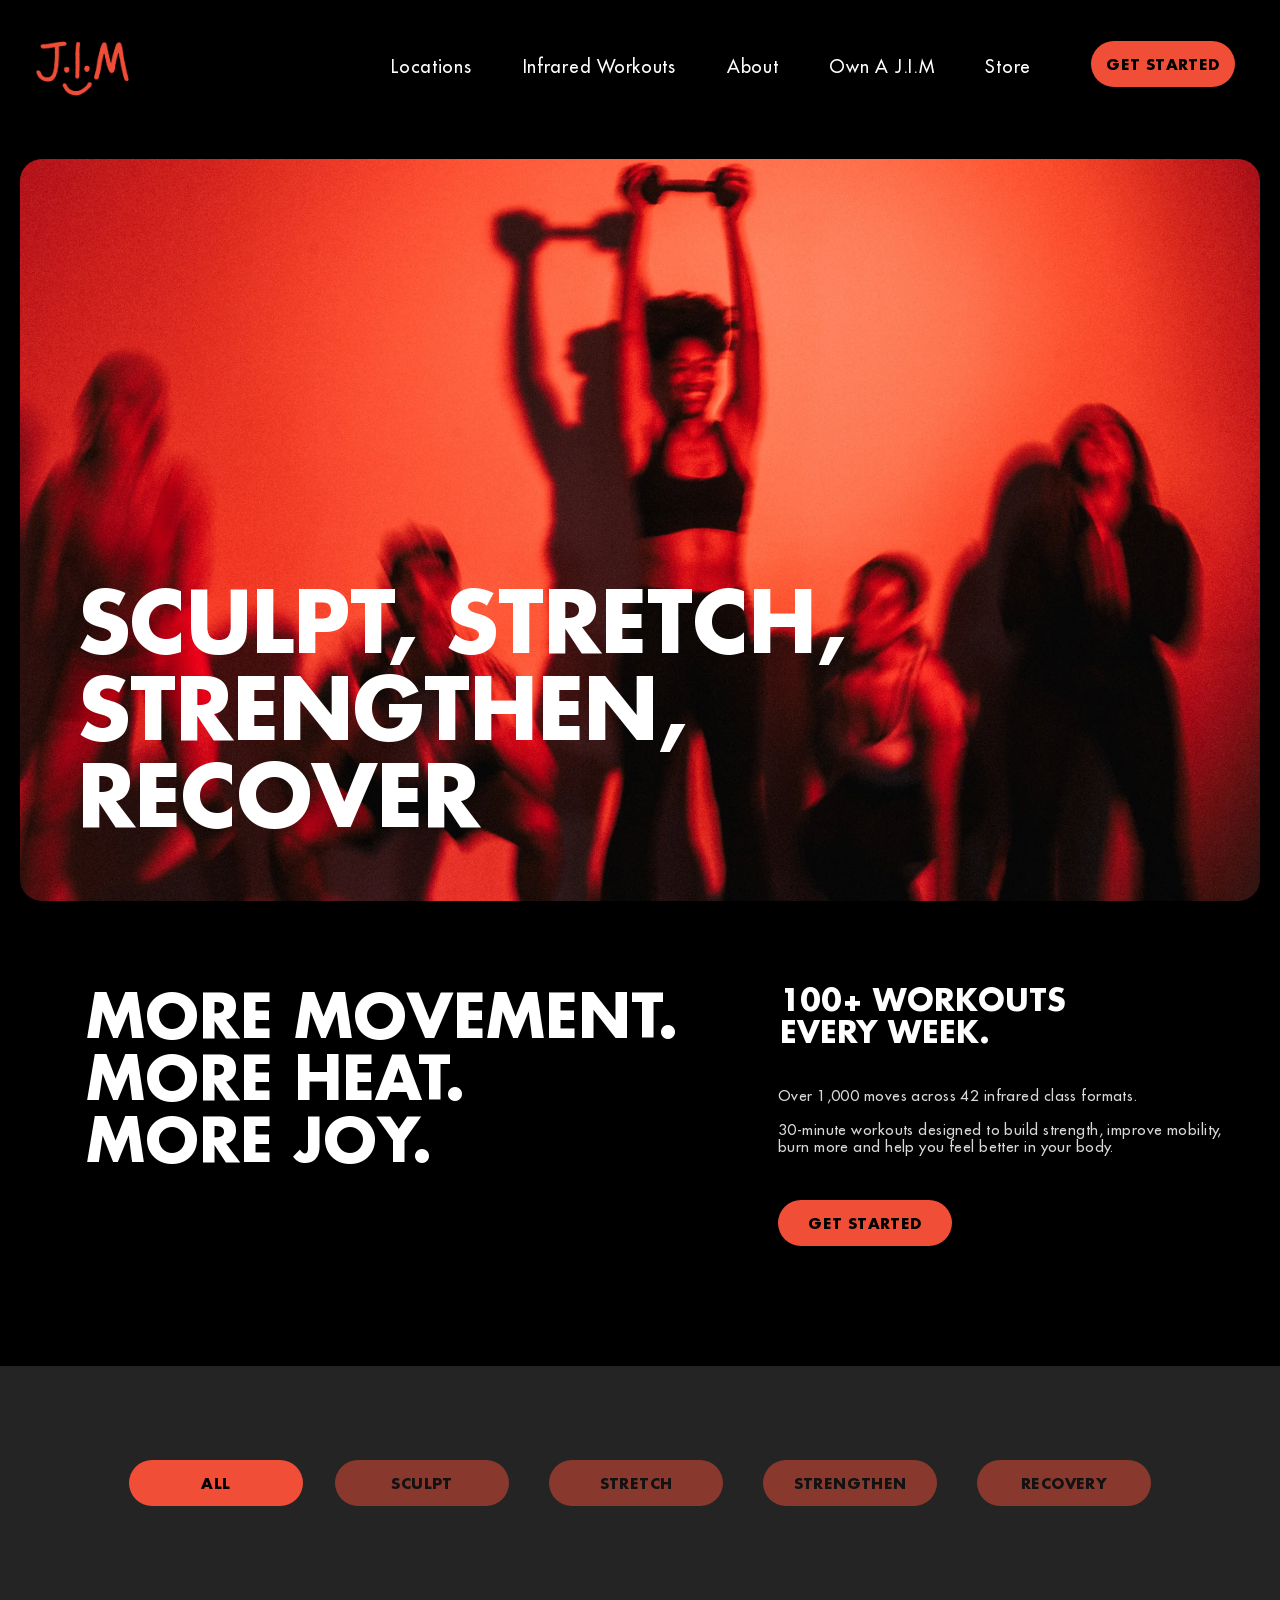
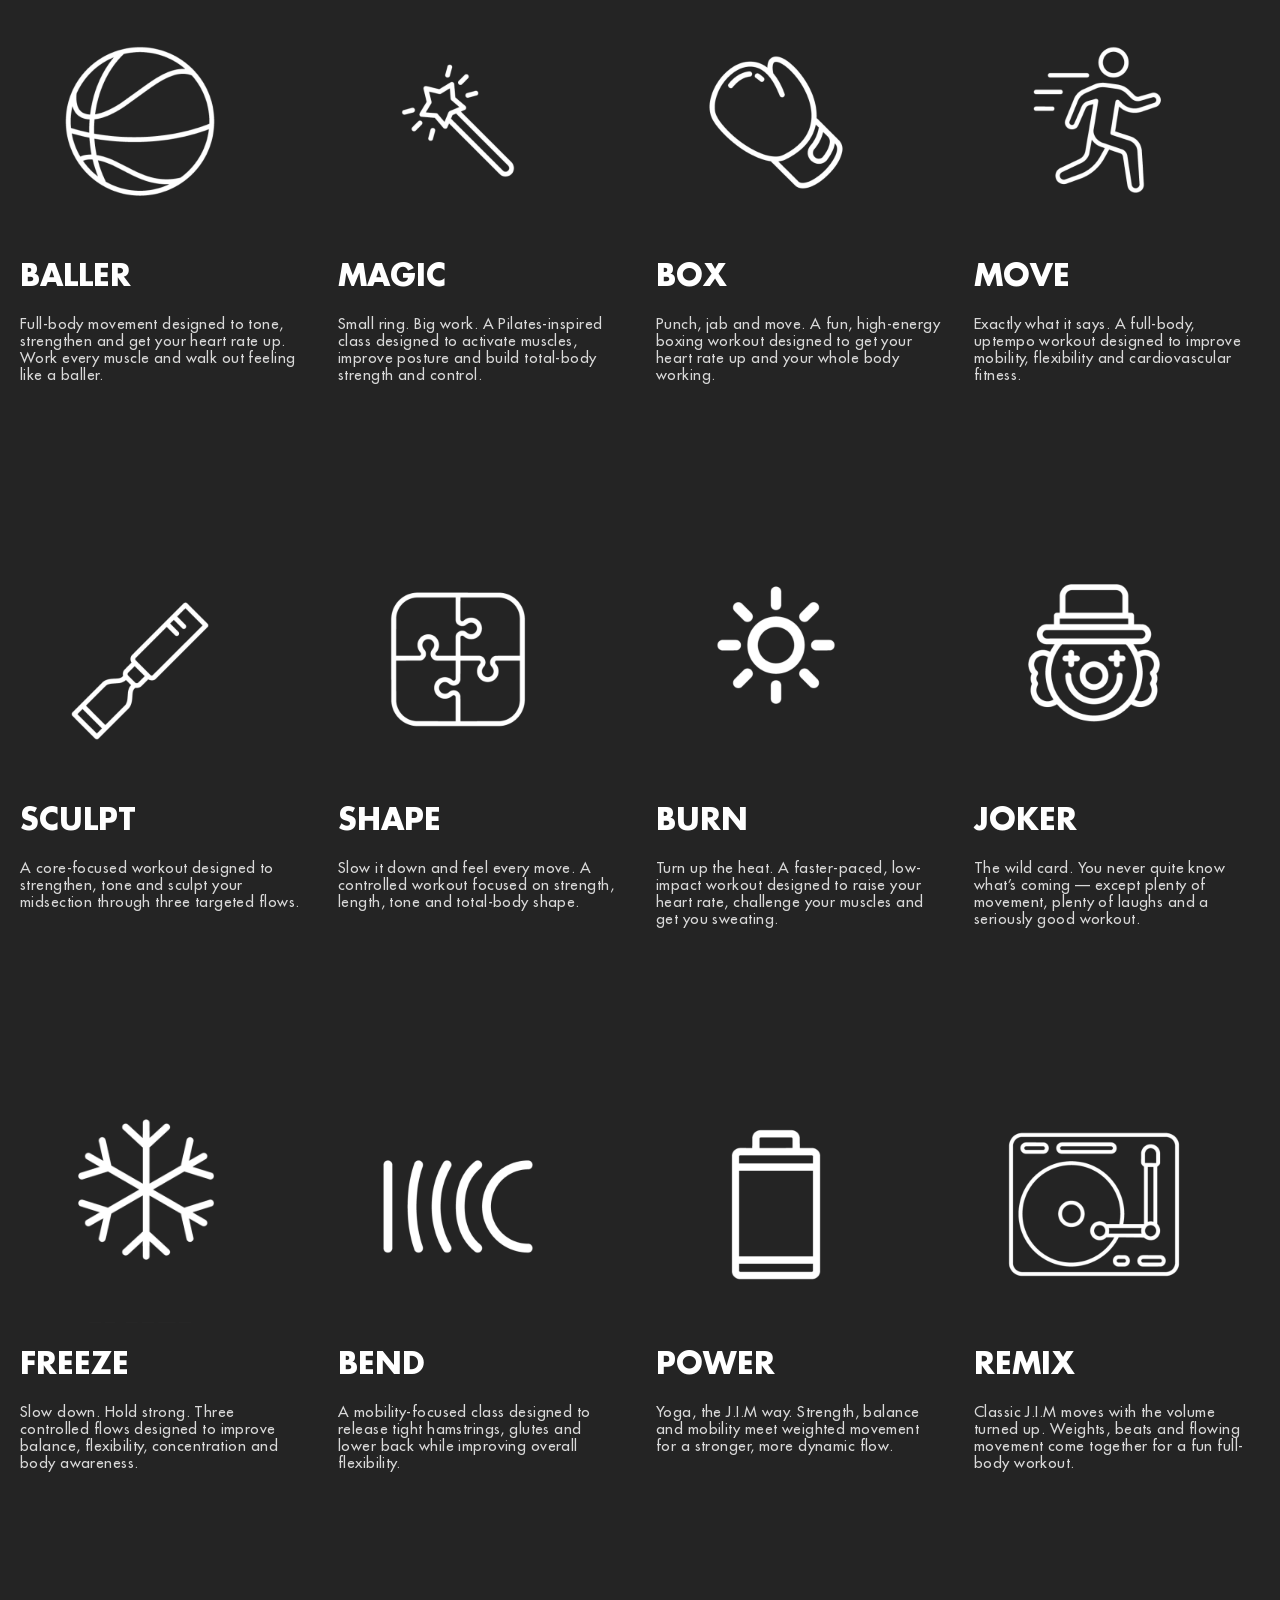
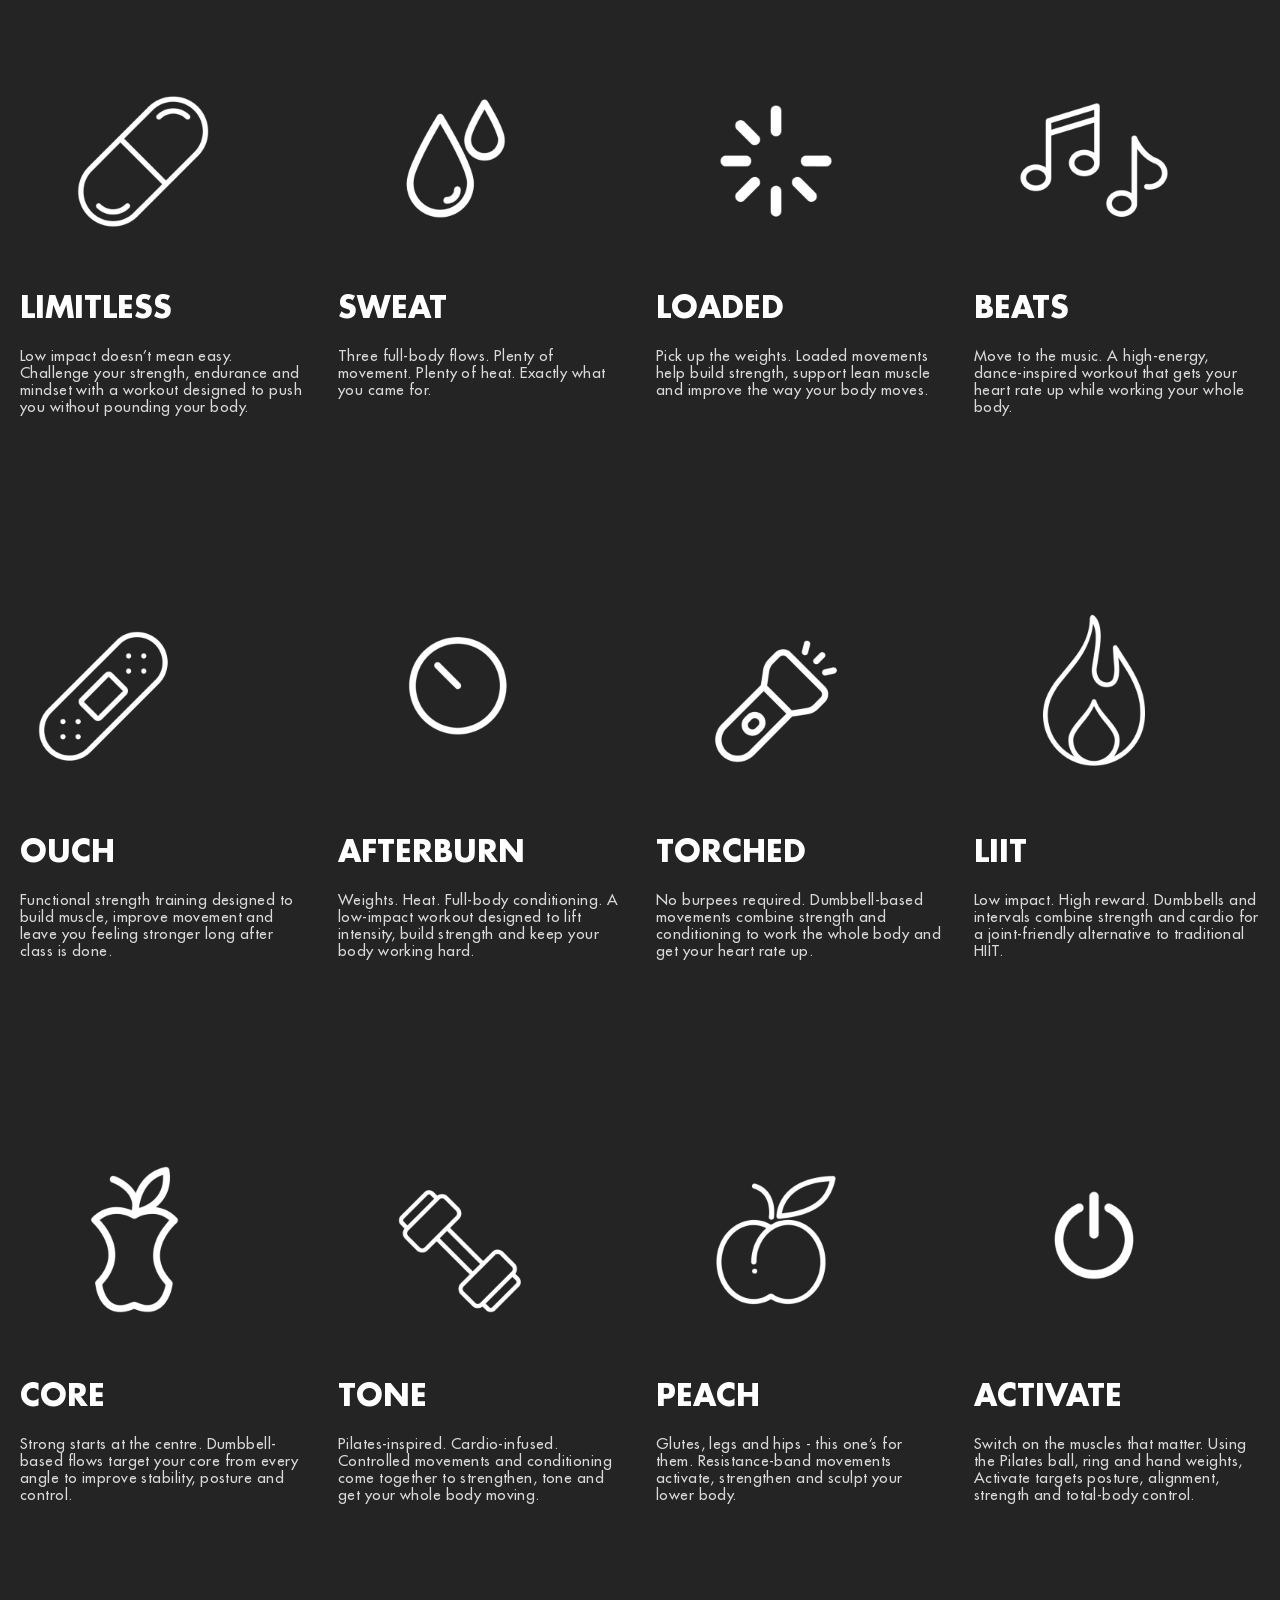
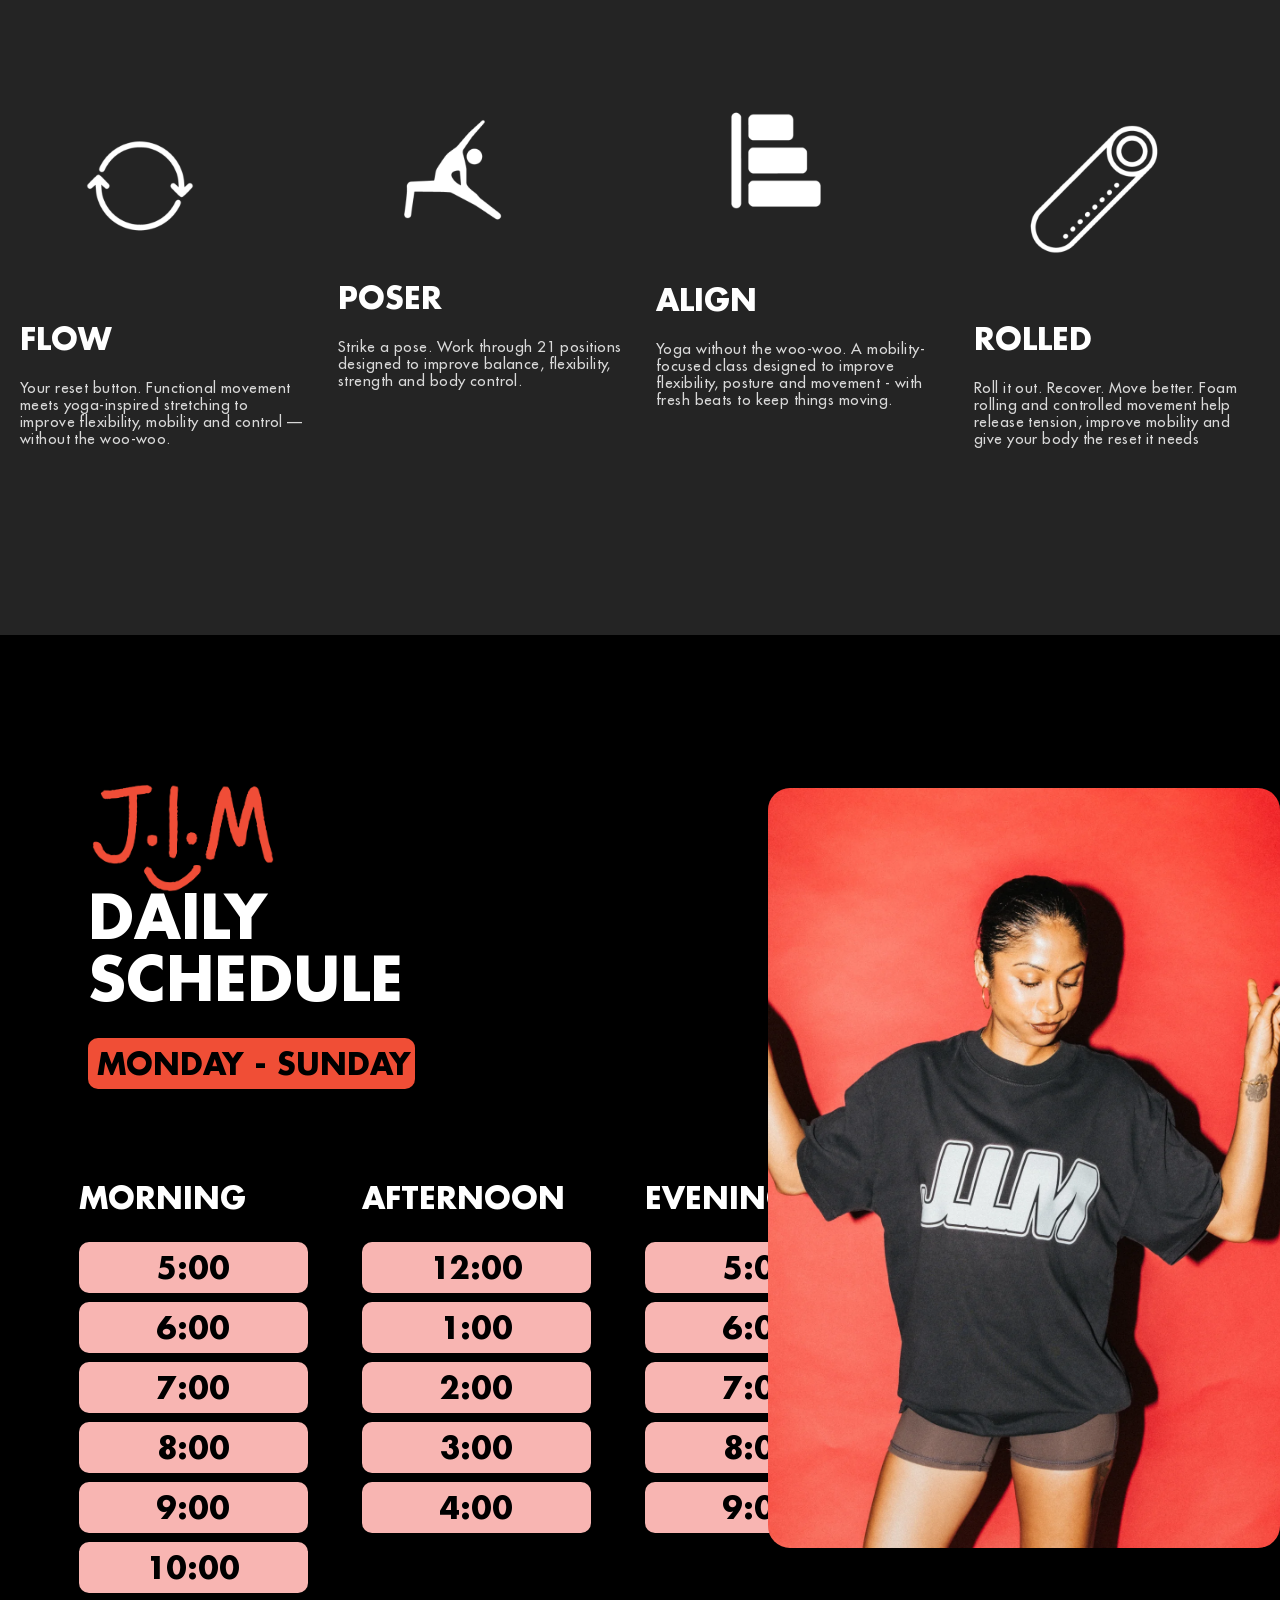
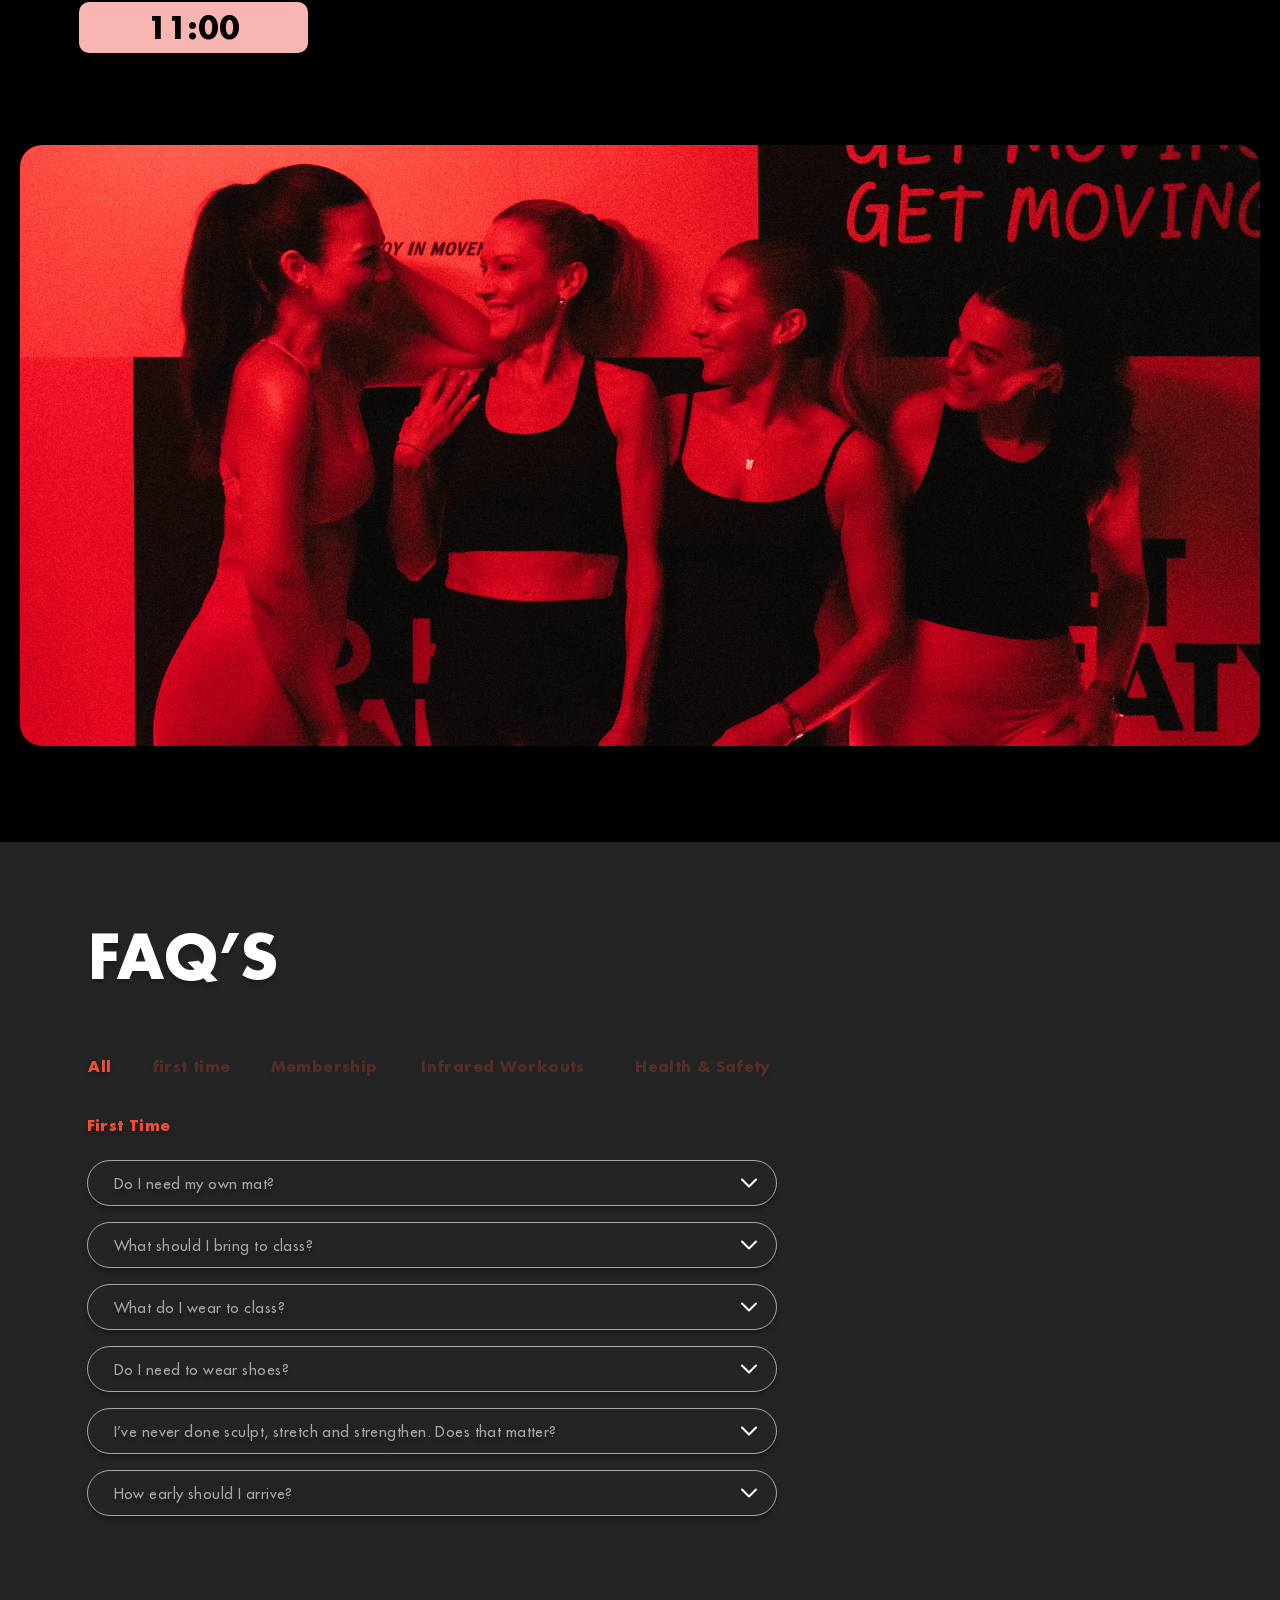
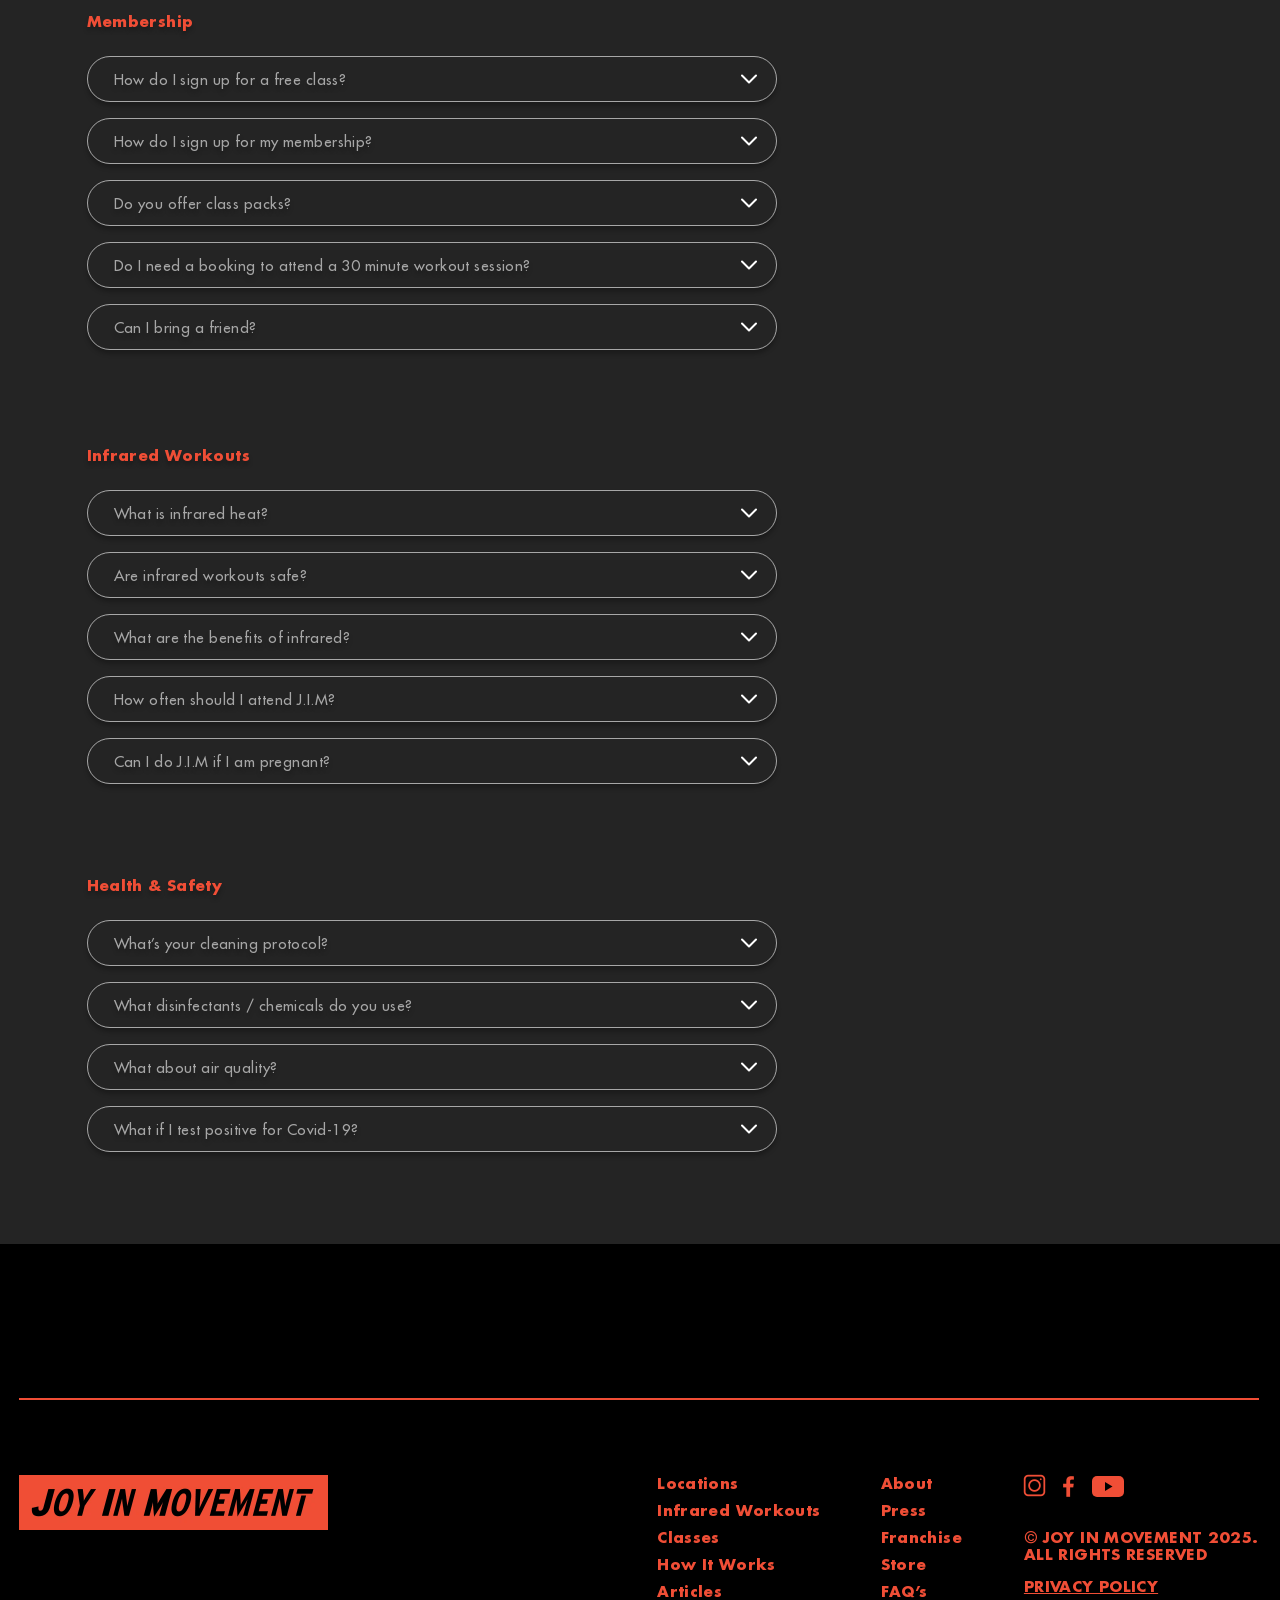
<file: classes.html>
<!doctype html>
<html lang="en">
  <head>
    <meta charset="UTF-8" />
    <meta name="viewport" content="width=device-width, initial-scale=1.0" />
    <title>Classes | J.I.M - Joy In Movement</title>
    <link rel="stylesheet" href="css/fonts.css" />
    <link rel="stylesheet" href="css/home.css" />
    <link rel="stylesheet" href="css/faq.css" />
    <link rel="stylesheet" href="css/classes.css" />
  </head>
  <body class="classes-page-body">
    <!-- =========================================================================
       1. Top Header Bar (1:1 standardized with Figma)
       ========================================================================= -->
    <header class="jim-header">
      <div class="header-inner">
        <a href="index.html" class="header-logo" aria-label="J.I.M Home">
          <img src="assets/jim_logo_script.webp" alt="J.I.M" class="logo-script-img" />
        </a>

        <nav class="header-nav" aria-label="Main Navigation">
          <ul class="nav-links-list">
            <li><a href="locations.html" class="nav-link">Locations</a></li>
            <li><a href="infrared.html" class="nav-link">Infrared Workouts</a></li>
            <li><a href="about.html" class="nav-link">About</a></li>
            <li><a href="own-a-jim.html" class="nav-link">Own A J.I.M</a></li>
            <li><a href="#store" class="nav-link">Store</a></li>
          </ul>
        </nav>

        <div class="header-action">
          <a href="classes.html" class="header-btn-get-started">GET STARTED</a>
          <button class="mobile-nav-toggle" id="mobileToggle" aria-label="Toggle navigation menu">
            <span></span>
            <span></span>
            <span></span>
          </button>
        </div>
      </div>
    </header>

    <main>
      <!-- =========================================================================
         2. Hero (159 - 901px)
         ========================================================================= -->
      <section class="section-hero page-hero cls-hero">
        <div class="hero-frame">
          <img src="assets/classes_hero_banner.webp" alt="Infrared class at J.I.M" class="hero-img" />
          <h1 class="page-hero-title cls-hero-title">SCULPT, STRETCH, STRENGTHEN, RECOVER</h1>
        </div>
      </section>

      <!-- =========================================================================
         3. MORE MOVEMENT. MORE HEAT. MORE JOY. (901 - 1366px)
         ========================================================================= -->
      <section class="section-sweaty cls-intro">
        <div class="content-container">
          <div class="sweaty-row">
            <div class="sweaty-left">
              <h2 class="title-get-sweaty">MORE MOVEMENT.<br />MORE HEAT.<br />MORE JOY.</h2>
            </div>

            <div class="sweaty-right">
              <h3 class="subtitle-30">100+ WORKOUTS<br />EVERY WEEK.</h3>
              <div class="body-15 cls-intro-body">
                <p>Over 1,000 moves across 42 infrared class formats.</p>
                <p>
                  30-minute workouts designed to build strength, improve mobility, burn more and help you feel better in
                  your body.
                </p>
              </div>
              <a href="classes.html" class="btn-red-pill">GET STARTED</a>
            </div>
          </div>
        </div>
      </section>

      <!-- =========================================================================
         4. 28 class formats - #242424 band (1366 - 5643px)
         ========================================================================= -->
      <section class="cls-catalog-band" id="formats">
        <div class="content-container">
          <div class="cls-filter-row" role="tablist">
            <button class="filter-pill active" data-filter="all">ALL</button>
            <button class="filter-pill" data-filter="sculpt">SCULPT</button>
            <button class="filter-pill" data-filter="stretch">STRETCH</button>
            <button class="filter-pill" data-filter="strengthen">STRENGTHEN</button>
            <button class="filter-pill" data-filter="recovery">RECOVERY</button>
          </div>
          <div class="cls-grid">
            <article
              class="class-card-item"
              data-category="strengthen"
              style="--icon-x: -57px; --icon-y: 0px; --desc-w: 337px"
            >
              <img src="assets/icon_baller.webp" alt="" class="class-card-icon" width="320" height="320" />
              <h3 class="class-card-title">BALLER</h3>
              <p class="class-card-desc">
                Full-body movement designed to tone, strengthen and get your heart rate up. Work every muscle and walk
                out feeling like a baller.
              </p>
            </article>
            <article
              class="class-card-item"
              data-category="sculpt"
              style="--icon-x: -87px; --icon-y: 0px; --desc-w: 337px"
            >
              <img src="assets/icon_magic.webp" alt="" class="class-card-icon" width="320" height="320" />
              <h3 class="class-card-title">MAGIC</h3>
              <p class="class-card-desc">
                Small ring. Big work. A Pilates-inspired class designed to activate muscles, improve posture and build
                total-body strength and control.
              </p>
            </article>
            <article
              class="class-card-item"
              data-category="strengthen"
              style="--icon-x: -61px; --icon-y: 0px; --desc-w: 337px"
            >
              <img src="assets/icon_box.webp" alt="" class="class-card-icon" width="320" height="320" />
              <h3 class="class-card-title">BOX</h3>
              <p class="class-card-desc">
                Punch, jab and move. A fun, high-energy boxing workout designed to get your heart rate up and your whole
                body working.
              </p>
            </article>
            <article
              class="class-card-item"
              data-category="stretch"
              style="--icon-x: -73px; --icon-y: 10px; --desc-w: 337px"
            >
              <img src="assets/icon_move.webp" alt="" class="class-card-icon" width="320" height="320" />
              <h3 class="class-card-title">MOVE</h3>
              <p class="class-card-desc">
                Exactly what it says. A full-body, uptempo workout designed to improve mobility, flexibility and
                cardiovascular fitness.
              </p>
            </article>
            <article
              class="class-card-item"
              data-category="sculpt"
              style="--icon-x: -57px; --icon-y: 0px; --desc-w: 337px"
            >
              <img src="assets/icon_sculpt.webp" alt="" class="class-card-icon" width="320" height="320" />
              <h3 class="class-card-title">SCULPT</h3>
              <p class="class-card-desc">
                A core-focused workout designed to strengthen, tone and sculpt your midsection through three targeted
                flows.
              </p>
            </article>
            <article
              class="class-card-item"
              data-category="sculpt"
              style="--icon-x: -73px; --icon-y: 1px; --desc-w: 337px"
            >
              <img src="assets/icon_shape.webp" alt="" class="class-card-icon" width="320" height="320" />
              <h3 class="class-card-title">SHAPE</h3>
              <p class="class-card-desc">
                Slow it down and feel every move. A controlled workout focused on strength, length, tone and total-body
                shape.
              </p>
            </article>
            <article
              class="class-card-item"
              data-category="strengthen"
              style="--icon-x: -76px; --icon-y: 0px; --desc-w: 337px"
            >
              <img src="assets/icon_burn.webp" alt="" class="class-card-icon" width="320" height="320" />
              <h3 class="class-card-title">BURN</h3>
              <p class="class-card-desc">
                Turn up the heat. A faster-paced, low-impact workout designed to raise your heart rate, challenge your
                muscles and get you sweating.
              </p>
            </article>
            <article
              class="class-card-item"
              data-category="strengthen"
              style="--icon-x: -73px; --icon-y: 0px; --desc-w: 337px"
            >
              <img src="assets/icon_joker.webp" alt="" class="class-card-icon" width="320" height="320" />
              <h3 class="class-card-title">JOKER</h3>
              <p class="class-card-desc">
                The wild card. You never quite know what’s coming — except plenty of movement, plenty of laughs and a
                seriously good workout.
              </p>
            </article>
            <article
              class="class-card-item"
              data-category="recovery"
              style="--icon-x: -71px; --icon-y: 29px; --desc-w: 337px"
            >
              <img src="assets/icon_freeze.webp" alt="" class="class-card-icon" width="293" height="293" />
              <h3 class="class-card-title">FREEZE</h3>
              <p class="class-card-desc">
                Slow down. Hold strong. Three controlled flows designed to improve balance, flexibility, concentration
                and body awareness.
              </p>
            </article>
            <article
              class="class-card-item"
              data-category="stretch"
              style="--icon-x: -56px; --icon-y: 0px; --desc-w: 337px"
            >
              <img src="assets/icon_bend.webp" alt="" class="class-card-icon" width="320" height="320" />
              <h3 class="class-card-title">BEND</h3>
              <p class="class-card-desc">
                A mobility-focused class designed to release tight hamstrings, glutes and lower back while improving
                overall flexibility.
              </p>
            </article>
            <article
              class="class-card-item"
              data-category="strengthen"
              style="--icon-x: -90px; --icon-y: 0px; --desc-w: 337px"
            >
              <img src="assets/icon_power.webp" alt="" class="class-card-icon" width="320" height="320" />
              <h3 class="class-card-title">POWER</h3>
              <p class="class-card-desc">
                Yoga, the J.I.M way. Strength, balance and mobility meet weighted movement for a stronger, more dynamic
                flow.
              </p>
            </article>
            <article
              class="class-card-item"
              data-category="strengthen"
              style="--icon-x: -43px; --icon-y: 10px; --desc-w: 337px"
            >
              <img src="assets/icon_remix.webp" alt="" class="class-card-icon" width="320" height="320" />
              <h3 class="class-card-title">REMIX</h3>
              <p class="class-card-desc">
                Classic J.I.M moves with the volume turned up. Weights, beats and flowing movement come together for a
                fun full-body workout.
              </p>
            </article>
            <article
              class="class-card-item"
              data-category="strengthen"
              style="--icon-x: -71px; --icon-y: 0px; --desc-w: 311px"
            >
              <img src="assets/icon_limitless.webp" alt="" class="class-card-icon" width="320" height="320" />
              <h3 class="class-card-title">LIMITLESS</h3>
              <p class="class-card-desc">
                Low impact doesn’t mean easy. Challenge your strength, endurance and mindset with a workout designed to
                push you without pounding your body.
              </p>
            </article>
            <article
              class="class-card-item"
              data-category="strengthen"
              style="--icon-x: -87px; --icon-y: 0px; --desc-w: 277px"
            >
              <img src="assets/icon_sweat.webp" alt="" class="class-card-icon" width="320" height="320" />
              <h3 class="class-card-title">SWEAT</h3>
              <p class="class-card-desc">
                Three full-body flows. Plenty of movement. Plenty of heat. Exactly what you came for.
              </p>
            </article>
            <article
              class="class-card-item"
              data-category="strengthen"
              style="--icon-x: -86px; --icon-y: 0px; --desc-w: 323px"
            >
              <img src="assets/icon_loaded.webp" alt="" class="class-card-icon" width="320" height="320" />
              <h3 class="class-card-title">LOADED</h3>
              <p class="class-card-desc">
                Pick up the weights. Loaded movements help build strength, support lean muscle and improve the way your
                body moves.
              </p>
            </article>
            <article
              class="class-card-item"
              data-category="strengthen"
              style="--icon-x: -43px; --icon-y: 0px; --desc-w: 309px"
            >
              <img src="assets/icon_beats.webp" alt="" class="class-card-icon" width="320" height="320" />
              <h3 class="class-card-title">BEATS</h3>
              <p class="class-card-desc">
                Move to the music. A high-energy, dance-inspired workout that gets your heart rate up while working your
                whole body.
              </p>
            </article>
            <article
              class="class-card-item"
              data-category="strengthen"
              style="--icon-x: -17px; --icon-y: 0px; --desc-w: 337px"
            >
              <img src="assets/icon_ouch.webp" alt="" class="class-card-icon" width="320" height="320" />
              <h3 class="class-card-title">OUCH</h3>
              <p class="class-card-desc">
                Functional strength training designed to build muscle, improve movement and leave you feeling stronger
                long after class is done.
              </p>
            </article>
            <article
              class="class-card-item"
              data-category="strengthen"
              style="--icon-x: -96px; --icon-y: 10px; --desc-w: 337px"
            >
              <img src="assets/icon_afterburn.webp" alt="" class="class-card-icon" width="320" height="320" />
              <h3 class="class-card-title">AFTERBURN</h3>
              <p class="class-card-desc">
                Weights. Heat. Full-body conditioning. A low-impact workout designed to lift intensity, build strength
                and keep your body working hard.
              </p>
            </article>
            <article
              class="class-card-item"
              data-category="strengthen"
              style="--icon-x: -72px; --icon-y: -7px; --desc-w: 337px"
            >
              <img src="assets/icon_torched.webp" alt="" class="class-card-icon" width="320" height="320" />
              <h3 class="class-card-title">TORCHED</h3>
              <p class="class-card-desc">
                No burpees required. Dumbbell-based movements combine strength and conditioning to work the whole body
                and get your heart rate up.
              </p>
            </article>
            <article
              class="class-card-item"
              data-category="strengthen"
              style="--icon-x: -73px; --icon-y: 8px; --desc-w: 323px"
            >
              <img src="assets/icon_liit.webp" alt="" class="class-card-icon" width="320" height="320" />
              <h3 class="class-card-title">LIIT</h3>
              <p class="class-card-desc">
                Low impact. High reward. Dumbbells and intervals combine strength and cardio for a joint-friendly
                alternative to traditional HIIT.
              </p>
            </article>
            <article
              class="class-card-item"
              data-category="sculpt"
              style="--icon-x: -95px; --icon-y: 0px; --desc-w: 337px"
            >
              <img src="assets/icon_core.webp" alt="" class="class-card-icon" width="320" height="320" />
              <h3 class="class-card-title">CORE</h3>
              <p class="class-card-desc">
                Strong starts at the centre. Dumbbell-based flows target your core from every angle to improve
                stability, posture and control.
              </p>
            </article>
            <article
              class="class-card-item"
              data-category="sculpt"
              style="--icon-x: -73px; --icon-y: 0px; --desc-w: 337px"
            >
              <img src="assets/icon_tone.webp" alt="" class="class-card-icon" width="320" height="320" />
              <h3 class="class-card-title">TONE</h3>
              <p class="class-card-desc">
                Pilates-inspired. Cardio-infused. Controlled movements and conditioning come together to strengthen,
                tone and get your whole body moving.
              </p>
            </article>
            <article
              class="class-card-item"
              data-category="sculpt"
              style="--icon-x: -64px; --icon-y: 0px; --desc-w: 337px"
            >
              <img src="assets/icon_peach.webp" alt="" class="class-card-icon" width="320" height="320" />
              <h3 class="class-card-title">PEACH</h3>
              <p class="class-card-desc">
                Glutes, legs and hips - this one’s for them. Resistance-band movements activate, strengthen and sculpt
                your lower body.
              </p>
            </article>
            <article
              class="class-card-item"
              data-category="sculpt"
              style="--icon-x: -86px; --icon-y: 7px; --desc-w: 337px"
            >
              <img src="assets/icon_activate.webp" alt="" class="class-card-icon" width="320" height="320" />
              <h3 class="class-card-title">ACTIVATE</h3>
              <p class="class-card-desc">
                Switch on the muscles that matter. Using the Pilates ball, ring and hand weights, Activate targets
                posture, alignment, strength and total-body control.
              </p>
            </article>
            <article
              class="class-card-item"
              data-category="stretch"
              style="--icon-x: -86px; --icon-y: 0px; --desc-w: 337px"
            >
              <img src="assets/icon_flow.webp" alt="" class="class-card-icon" width="320" height="320" />
              <h3 class="class-card-title">FLOW</h3>
              <p class="class-card-desc">
                Your reset button. Functional movement meets yoga-inspired stretching to improve flexibility, mobility
                and control — without the woo-woo.
              </p>
            </article>
            <article
              class="class-card-item"
              data-category="stretch"
              style="--icon-x: -82px; --icon-y: 20px; --desc-w: 337px"
            >
              <img src="assets/icon_poser.webp" alt="" class="class-card-icon" width="320" height="265" />
              <h3 class="class-card-title">POSER</h3>
              <p class="class-card-desc">
                Strike a pose. Work through 21 positions designed to improve balance, flexibility, strength and body
                control.
              </p>
            </article>
            <article
              class="class-card-item"
              data-category="stretch"
              style="--icon-x: -91px; --icon-y: 52px; --desc-w: 337px"
            >
              <img src="assets/icon_align.webp" alt="" class="class-card-icon" width="320" height="268" />
              <h3 class="class-card-title">ALIGN</h3>
              <p class="class-card-desc">
                Yoga without the woo-woo. A mobility-focused class designed to improve flexibility, posture and movement
                - with fresh beats to keep things moving.
              </p>
            </article>
            <article
              class="class-card-item"
              data-category="recovery"
              style="--icon-x: -73px; --icon-y: 0px; --desc-w: 337px"
            >
              <img src="assets/icon_rolled.webp" alt="" class="class-card-icon" width="320" height="320" />
              <h3 class="class-card-title">ROLLED</h3>
              <p class="class-card-desc">
                Roll it out. Recover. Move better. Foam rolling and controlled movement help release tension, improve
                mobility and give your body the reset it needs
              </p>
            </article>
          </div>
        </div>
      </section>

      <!-- =========================================================================
         5. DAILY SCHEDULE (5714 - 7354px)
         ========================================================================= -->
      <section class="cls-schedule" id="schedule">
        <div class="content-container cls-schedule-inner">
          <img src="assets/jim_logo_script.webp" alt="J.I.M" class="cls-schedule-logo" />
          <h2 class="cls-schedule-title">DAILY<br />SCHEDULE</h2>
          <div class="cls-schedule-days">MONDAY - SUNDAY</div>
          <div class="cls-schedule-cols">
            <div class="cls-schedule-col">
              <h3 class="cls-schedule-col-title">MORNING</h3>
              <span class="cls-time-pill">5:00</span>
              <span class="cls-time-pill">6:00</span>
              <span class="cls-time-pill">7:00</span>
              <span class="cls-time-pill">8:00</span>
              <span class="cls-time-pill">9:00</span>
              <span class="cls-time-pill">10:00</span>
              <span class="cls-time-pill">11:00</span>
            </div>
            <div class="cls-schedule-col">
              <h3 class="cls-schedule-col-title">AFTERNOON</h3>
              <span class="cls-time-pill">12:00</span>
              <span class="cls-time-pill">1:00</span>
              <span class="cls-time-pill">2:00</span>
              <span class="cls-time-pill">3:00</span>
              <span class="cls-time-pill">4:00</span>
            </div>
            <div class="cls-schedule-col">
              <h3 class="cls-schedule-col-title">EVENING</h3>
              <span class="cls-time-pill">5:00</span>
              <span class="cls-time-pill">6:00</span>
              <span class="cls-time-pill">7:00</span>
              <span class="cls-time-pill">8:00</span>
              <span class="cls-time-pill">9:00</span>
            </div>
          </div>
          <img src="assets/classes_schedule_girl.webp" alt="J.I.M member in a J.I.M tee" class="cls-schedule-photo" />
        </div>
        <div class="content-container">
          <img src="assets/classes_four_girls_banner.webp" alt="J.I.M members together" class="cls-schedule-banner" />
        </div>
      </section>

      <!-- =========================================================================
         6. FAQ'S - #242424 band (7450 - 9452px)
         ========================================================================= -->
      <section class="cls-faqs-band" id="classes-faqs">
        <div class="content-container">
          <h2 class="faq-section-title">FAQ’S</h2>
          <div class="faq-tabs" role="tablist">
            <button class="faq-tab-btn active" data-cat="all" style="--tab-x: 29.5px; --tab-w: 101px">All</button>
            <button class="faq-tab-btn" data-cat="first-time" style="--tab-x: 116.5px; --tab-w: 109px">
              first time
            </button>
            <button class="faq-tab-btn" data-cat="membership" style="--tab-x: 249.5px; --tab-w: 109px">
              Membership
            </button>
            <button class="faq-tab-btn" data-cat="infrared" style="--tab-x: 390.5px; --tab-w: 185px">
              Infrared Workouts
            </button>
            <button class="faq-tab-btn" data-cat="health-safety" style="--tab-x: 609.5px; --tab-w: 147px">
              Health &amp; Safety
            </button>
          </div>
          <div class="faqs-groups-container">
            <div class="faq-category-group" data-group="first-time">
              <h3 class="faq-category-label">First Time</h3>
              <details class="faq-pill-details">
                <summary class="faq-pill-summary">
                  <span class="faq-question-text">Do I need my own mat?</span>
                  <svg class="faq-arrow-icon" width="16" height="10" viewBox="0 0 16 10" fill="none" aria-hidden="true">
                    <path
                      d="M1 1.5L8 8.5L15 1.5"
                      stroke="currentColor"
                      stroke-width="2"
                      stroke-linecap="round"
                      stroke-linejoin="round"
                    />
                  </svg>
                </summary>
                <div class="faq-answer-drawer">
                  <p>
                    No, we provide premium sanitized yoga mats, blocks, resistance bands, and foam rollers for every
                    single class.
                  </p>
                </div>
              </details>
              <details class="faq-pill-details">
                <summary class="faq-pill-summary">
                  <span class="faq-question-text">What should I bring to class?</span>
                  <svg class="faq-arrow-icon" width="16" height="10" viewBox="0 0 16 10" fill="none" aria-hidden="true">
                    <path
                      d="M1 1.5L8 8.5L15 1.5"
                      stroke="currentColor"
                      stroke-width="2"
                      stroke-linecap="round"
                      stroke-linejoin="round"
                    />
                  </svg>
                </summary>
                <div class="faq-answer-drawer">
                  <p>
                    Just bring a water bottle, a sweat towel, and comfortable workout clothes. We have water refill
                    stations in every studio.
                  </p>
                </div>
              </details>
              <details class="faq-pill-details">
                <summary class="faq-pill-summary">
                  <span class="faq-question-text">What do I wear to class?</span>
                  <svg class="faq-arrow-icon" width="16" height="10" viewBox="0 0 16 10" fill="none" aria-hidden="true">
                    <path
                      d="M1 1.5L8 8.5L15 1.5"
                      stroke="currentColor"
                      stroke-width="2"
                      stroke-linecap="round"
                      stroke-linejoin="round"
                    />
                  </svg>
                </summary>
                <div class="faq-answer-drawer">
                  <p>
                    Breathable workout attire such as activewear shorts, leggings, or tops that you feel comfortable
                    sweating in.
                  </p>
                </div>
              </details>
              <details class="faq-pill-details">
                <summary class="faq-pill-summary">
                  <span class="faq-question-text">Do I need to wear shoes?</span>
                  <svg class="faq-arrow-icon" width="16" height="10" viewBox="0 0 16 10" fill="none" aria-hidden="true">
                    <path
                      d="M1 1.5L8 8.5L15 1.5"
                      stroke="currentColor"
                      stroke-width="2"
                      stroke-linecap="round"
                      stroke-linejoin="round"
                    />
                  </svg>
                </summary>
                <div class="faq-answer-drawer">
                  <p>
                    Most of our classes are performed barefoot or with grip socks to improve balance, foot strength, and
                    joint alignment.
                  </p>
                </div>
              </details>
              <details class="faq-pill-details">
                <summary class="faq-pill-summary">
                  <span class="faq-question-text"
                    >I’ve never done sculpt, stretch and strengthen. Does that matter?</span
                  >
                  <svg class="faq-arrow-icon" width="16" height="10" viewBox="0 0 16 10" fill="none" aria-hidden="true">
                    <path
                      d="M1 1.5L8 8.5L15 1.5"
                      stroke="currentColor"
                      stroke-width="2"
                      stroke-linecap="round"
                      stroke-linejoin="round"
                    />
                  </svg>
                </summary>
                <div class="faq-answer-drawer">
                  <p>
                    Not at all! Our classes are low-impact and designed for all fitness levels with clear coach
                    modifications for every move.
                  </p>
                </div>
              </details>
              <details class="faq-pill-details">
                <summary class="faq-pill-summary">
                  <span class="faq-question-text">How early should I arrive?</span>
                  <svg class="faq-arrow-icon" width="16" height="10" viewBox="0 0 16 10" fill="none" aria-hidden="true">
                    <path
                      d="M1 1.5L8 8.5L15 1.5"
                      stroke="currentColor"
                      stroke-width="2"
                      stroke-linecap="round"
                      stroke-linejoin="round"
                    />
                  </svg>
                </summary>
                <div class="faq-answer-drawer">
                  <p>
                    Please arrive 10-15 minutes before your class start time so our team can show you around the studio
                    and set up your mat.
                  </p>
                </div>
              </details>
            </div>

            <div class="faq-category-group" data-group="membership">
              <h3 class="faq-category-label">Membership</h3>
              <details class="faq-pill-details">
                <summary class="faq-pill-summary">
                  <span class="faq-question-text">How do I sign up for a free class?</span>
                  <svg class="faq-arrow-icon" width="16" height="10" viewBox="0 0 16 10" fill="none" aria-hidden="true">
                    <path
                      d="M1 1.5L8 8.5L15 1.5"
                      stroke="currentColor"
                      stroke-width="2"
                      stroke-linecap="round"
                      stroke-linejoin="round"
                    />
                  </svg>
                </summary>
                <div class="faq-answer-drawer">
                  <p>
                    Download the J.I.M App, select your home studio, and your complimentary first class pass will be
                    ready to book immediately.
                  </p>
                </div>
              </details>
              <details class="faq-pill-details">
                <summary class="faq-pill-summary">
                  <span class="faq-question-text">How do I sign up for my membership?</span>
                  <svg class="faq-arrow-icon" width="16" height="10" viewBox="0 0 16 10" fill="none" aria-hidden="true">
                    <path
                      d="M1 1.5L8 8.5L15 1.5"
                      stroke="currentColor"
                      stroke-width="2"
                      stroke-linecap="round"
                      stroke-linejoin="round"
                    />
                  </svg>
                </summary>
                <div class="faq-answer-drawer">
                  <p>
                    Memberships can be set up directly in the J.I.M app or with our studio team before or after your
                    first session.
                  </p>
                </div>
              </details>
              <details class="faq-pill-details">
                <summary class="faq-pill-summary">
                  <span class="faq-question-text">Do you offer class packs?</span>
                  <svg class="faq-arrow-icon" width="16" height="10" viewBox="0 0 16 10" fill="none" aria-hidden="true">
                    <path
                      d="M1 1.5L8 8.5L15 1.5"
                      stroke="currentColor"
                      stroke-width="2"
                      stroke-linecap="round"
                      stroke-linejoin="round"
                    />
                  </svg>
                </summary>
                <div class="faq-answer-drawer">
                  <p>
                    Yes, we offer flexible 10-class and 20-class packs in addition to unlimited weekly membership tiers.
                  </p>
                </div>
              </details>
              <details class="faq-pill-details">
                <summary class="faq-pill-summary">
                  <span class="faq-question-text">Do I need a booking to attend a 30 minute workout session?</span>
                  <svg class="faq-arrow-icon" width="16" height="10" viewBox="0 0 16 10" fill="none" aria-hidden="true">
                    <path
                      d="M1 1.5L8 8.5L15 1.5"
                      stroke="currentColor"
                      stroke-width="2"
                      stroke-linecap="round"
                      stroke-linejoin="round"
                    />
                  </svg>
                </summary>
                <div class="faq-answer-drawer">
                  <p>
                    Yes, because studio mat spots are capped to ensure plenty of personal space, bookings via the app
                    are required.
                  </p>
                </div>
              </details>
              <details class="faq-pill-details">
                <summary class="faq-pill-summary">
                  <span class="faq-question-text">Can I bring a friend?</span>
                  <svg class="faq-arrow-icon" width="16" height="10" viewBox="0 0 16 10" fill="none" aria-hidden="true">
                    <path
                      d="M1 1.5L8 8.5L15 1.5"
                      stroke="currentColor"
                      stroke-width="2"
                      stroke-linecap="round"
                      stroke-linejoin="round"
                    />
                  </svg>
                </summary>
                <div class="faq-answer-drawer">
                  <p>
                    Absolutely! All unlimited members receive guest pass perks every month to introduce friends and
                    family to J.I.M.
                  </p>
                </div>
              </details>
            </div>

            <div class="faq-category-group" data-group="infrared">
              <h3 class="faq-category-label">Infrared Workouts</h3>
              <details class="faq-pill-details">
                <summary class="faq-pill-summary">
                  <span class="faq-question-text">What is infrared heat?</span>
                  <svg class="faq-arrow-icon" width="16" height="10" viewBox="0 0 16 10" fill="none" aria-hidden="true">
                    <path
                      d="M1 1.5L8 8.5L15 1.5"
                      stroke="currentColor"
                      stroke-width="2"
                      stroke-linecap="round"
                      stroke-linejoin="round"
                    />
                  </svg>
                </summary>
                <div class="faq-answer-drawer">
                  <p>
                    Infrared heat gently penetrates muscle tissue directly rather than merely blowing hot air, providing
                    deeper muscle warmth, circulation, and recovery.
                  </p>
                </div>
              </details>
              <details class="faq-pill-details">
                <summary class="faq-pill-summary">
                  <span class="faq-question-text">Are infrared workouts safe?</span>
                  <svg class="faq-arrow-icon" width="16" height="10" viewBox="0 0 16 10" fill="none" aria-hidden="true">
                    <path
                      d="M1 1.5L8 8.5L15 1.5"
                      stroke="currentColor"
                      stroke-width="2"
                      stroke-linecap="round"
                      stroke-linejoin="round"
                    />
                  </svg>
                </summary>
                <div class="faq-answer-drawer">
                  <p>
                    Yes! Infrared wavelengths are the same therapeutic rays used in physical therapy and neonatal units,
                    free of UV radiation.
                  </p>
                </div>
              </details>
              <details class="faq-pill-details">
                <summary class="faq-pill-summary">
                  <span class="faq-question-text">What are the benefits of infrared?</span>
                  <svg class="faq-arrow-icon" width="16" height="10" viewBox="0 0 16 10" fill="none" aria-hidden="true">
                    <path
                      d="M1 1.5L8 8.5L15 1.5"
                      stroke="currentColor"
                      stroke-width="2"
                      stroke-linecap="round"
                      stroke-linejoin="round"
                    />
                  </svg>
                </summary>
                <div class="faq-answer-drawer">
                  <p>
                    Benefits include enhanced calorie burn, accelerated muscle recovery, improved cardiovascular health,
                    deeper sleep, and radiant skin.
                  </p>
                </div>
              </details>
              <details class="faq-pill-details">
                <summary class="faq-pill-summary">
                  <span class="faq-question-text">How often should I attend J.I.M?</span>
                  <svg class="faq-arrow-icon" width="16" height="10" viewBox="0 0 16 10" fill="none" aria-hidden="true">
                    <path
                      d="M1 1.5L8 8.5L15 1.5"
                      stroke="currentColor"
                      stroke-width="2"
                      stroke-linecap="round"
                      stroke-linejoin="round"
                    />
                  </svg>
                </summary>
                <div class="faq-answer-drawer">
                  <p>
                    Because our workouts are low-impact, 3 to 5 times per week is ideal to maximize physical results
                    without overtraining joints.
                  </p>
                </div>
              </details>
              <details class="faq-pill-details">
                <summary class="faq-pill-summary">
                  <span class="faq-question-text">Can I do J.I.M if I am pregnant?</span>
                  <svg class="faq-arrow-icon" width="16" height="10" viewBox="0 0 16 10" fill="none" aria-hidden="true">
                    <path
                      d="M1 1.5L8 8.5L15 1.5"
                      stroke="currentColor"
                      stroke-width="2"
                      stroke-linecap="round"
                      stroke-linejoin="round"
                    />
                  </svg>
                </summary>
                <div class="faq-answer-drawer">
                  <p>
                    We recommend consulting with your obstetrician prior to heated workouts during pregnancy. We also
                    offer non-heated movement modifications.
                  </p>
                </div>
              </details>
            </div>

            <div class="faq-category-group" data-group="health-safety">
              <h3 class="faq-category-label">Health &amp; Safety</h3>
              <details class="faq-pill-details">
                <summary class="faq-pill-summary">
                  <span class="faq-question-text">What’s your cleaning protocol?</span>
                  <svg class="faq-arrow-icon" width="16" height="10" viewBox="0 0 16 10" fill="none" aria-hidden="true">
                    <path
                      d="M1 1.5L8 8.5L15 1.5"
                      stroke="currentColor"
                      stroke-width="2"
                      stroke-linecap="round"
                      stroke-linejoin="round"
                    />
                  </svg>
                </summary>
                <div class="faq-answer-drawer">
                  <p>
                    Studios are hospital-grade sanitized between every class, including deep infrared mat cleans,
                    touchpoint disinfections, and HEPA air filtering.
                  </p>
                </div>
              </details>
              <details class="faq-pill-details">
                <summary class="faq-pill-summary">
                  <span class="faq-question-text">What disinfectants / chemicals do you use?</span>
                  <svg class="faq-arrow-icon" width="16" height="10" viewBox="0 0 16 10" fill="none" aria-hidden="true">
                    <path
                      d="M1 1.5L8 8.5L15 1.5"
                      stroke="currentColor"
                      stroke-width="2"
                      stroke-linecap="round"
                      stroke-linejoin="round"
                    />
                  </svg>
                </summary>
                <div class="faq-answer-drawer">
                  <p>
                    We use eco-certified, non-toxic, antibacterial botanical solutions that are tough on bacteria yet
                    gentle on skin and breathing.
                  </p>
                </div>
              </details>
              <details class="faq-pill-details">
                <summary class="faq-pill-summary">
                  <span class="faq-question-text">What about air quality?</span>
                  <svg class="faq-arrow-icon" width="16" height="10" viewBox="0 0 16 10" fill="none" aria-hidden="true">
                    <path
                      d="M1 1.5L8 8.5L15 1.5"
                      stroke="currentColor"
                      stroke-width="2"
                      stroke-linecap="round"
                      stroke-linejoin="round"
                    />
                  </svg>
                </summary>
                <div class="faq-answer-drawer">
                  <p>
                    Our studios feature high-volume fresh air ventilation systems that cycle and replace 100% of studio
                    air continuously throughout each hour.
                  </p>
                </div>
              </details>
              <details class="faq-pill-details">
                <summary class="faq-pill-summary">
                  <span class="faq-question-text">What if I test positive for Covid-19?</span>
                  <svg class="faq-arrow-icon" width="16" height="10" viewBox="0 0 16 10" fill="none" aria-hidden="true">
                    <path
                      d="M1 1.5L8 8.5L15 1.5"
                      stroke="currentColor"
                      stroke-width="2"
                      stroke-linecap="round"
                      stroke-linejoin="round"
                    />
                  </svg>
                </summary>
                <div class="faq-answer-drawer">
                  <p>
                    Please stay home and rest! We will gladly place your membership on an immediate complimentary hold
                    until you make a full recovery.
                  </p>
                </div>
              </details>
            </div>
          </div>
        </div>
      </section>
    </main>

    <!-- =========================================================================
       8. Global Footer (1:1 with Figma)
       ========================================================================= -->
    <footer class="jim-footer jim-footer--classes">
      <div class="content-container">
        <div class="footer-divider-red"></div>
        <div class="footer-layout-flex">
          <!-- Red Brand Badge -->
          <div class="footer-badge-wrap">
            <img src="assets/footer_badge_logo.webp" alt="JOY IN MOVEMENT" class="footer-badge-img" />
          </div>

          <!-- Links Column 1 -->
          <div class="footer-nav-col">
            <ul class="footer-links">
              <li><a href="locations.html">Locations</a></li>
              <li><a href="infrared.html">Infrared Workouts</a></li>
              <li><a href="classes.html">Classes</a></li>
              <li><a href="how-it-works.html">How It Works</a></li>
              <li><a href="articles.html">Articles</a></li>
            </ul>
          </div>

          <!-- Links Column 2 -->
          <div class="footer-nav-col">
            <ul class="footer-links">
              <li><a href="about.html">About</a></li>
              <li><a href="press.html">Press</a></li>
              <li><a href="own-a-jim.html">Franchise</a></li>
              <li><a href="#store">Store</a></li>
              <li><a href="classes.html#classes-faqs">FAQ’s</a></li>
            </ul>
          </div>

          <!-- Social Icons & Copyright -->
          <div class="footer-meta-col">
            <div class="footer-social-icons">
              <a href="#instagram" class="social-icon-link social-icon-link--ig" aria-label="Instagram">
                <img src="assets/social_instagram.webp" alt="" width="25" height="25" />
              </a>
              <a href="#facebook" class="social-icon-link social-icon-link--fb" aria-label="Facebook">
                <img src="assets/social_facebook.webp" alt="" width="23" height="23" />
              </a>
              <a href="#youtube" class="social-icon-link social-icon-link--yt" aria-label="YouTube">
                <svg width="32" height="21" viewBox="0 0 32 21" fill="none">
                  <rect width="32" height="21" rx="5" fill="#F04E36" />
                  <polygon points="13,15 20.5,10.5 13,6" fill="#000000" />
                </svg>
              </a>
            </div>
            <p class="footer-copy-text">© JOY IN MOVEMENT 2025.<br />ALL RIGHTS RESERVED</p>
            <a href="#privacy" class="footer-policy-link">PRIVACY POLICY</a>
          </div>
        </div>
      </div>
    </footer>

    <script src="js/script.js"></script>
    <script>
      // Classes 28-Format Filter Pills Functionality
      const filterPills = document.querySelectorAll(".filter-pill");
      const classCards = document.querySelectorAll(".class-card-item");

      filterPills.forEach((pill) => {
        pill.addEventListener("click", () => {
          filterPills.forEach((p) => p.classList.remove("active"));
          pill.classList.add("active");
          const filterVal = pill.getAttribute("data-filter");

          classCards.forEach((card) => {
            const cardCat = card.getAttribute("data-category");
            if (filterVal === "all" || cardCat === filterVal) {
              card.style.display = "flex";
            } else {
              card.style.display = "none";
            }
          });
        });
      });

      // FAQs Category Tabs Functionality
      const faqTabs = document.querySelectorAll(".faq-tab-btn");
      const faqGroups = document.querySelectorAll(".faq-category-group");

      faqTabs.forEach((tab) => {
        tab.addEventListener("click", () => {
          faqTabs.forEach((t) => t.classList.remove("active"));
          tab.classList.add("active");
          const targetCat = tab.getAttribute("data-cat");

          faqGroups.forEach((group) => {
            const groupCat = group.getAttribute("data-group");
            if (targetCat === "all" || groupCat === targetCat) {
              group.style.display = "block";
            } else {
              group.style.display = "none";
            }
          });
        });
      });
    </script>
  </body>
</html>
</file>
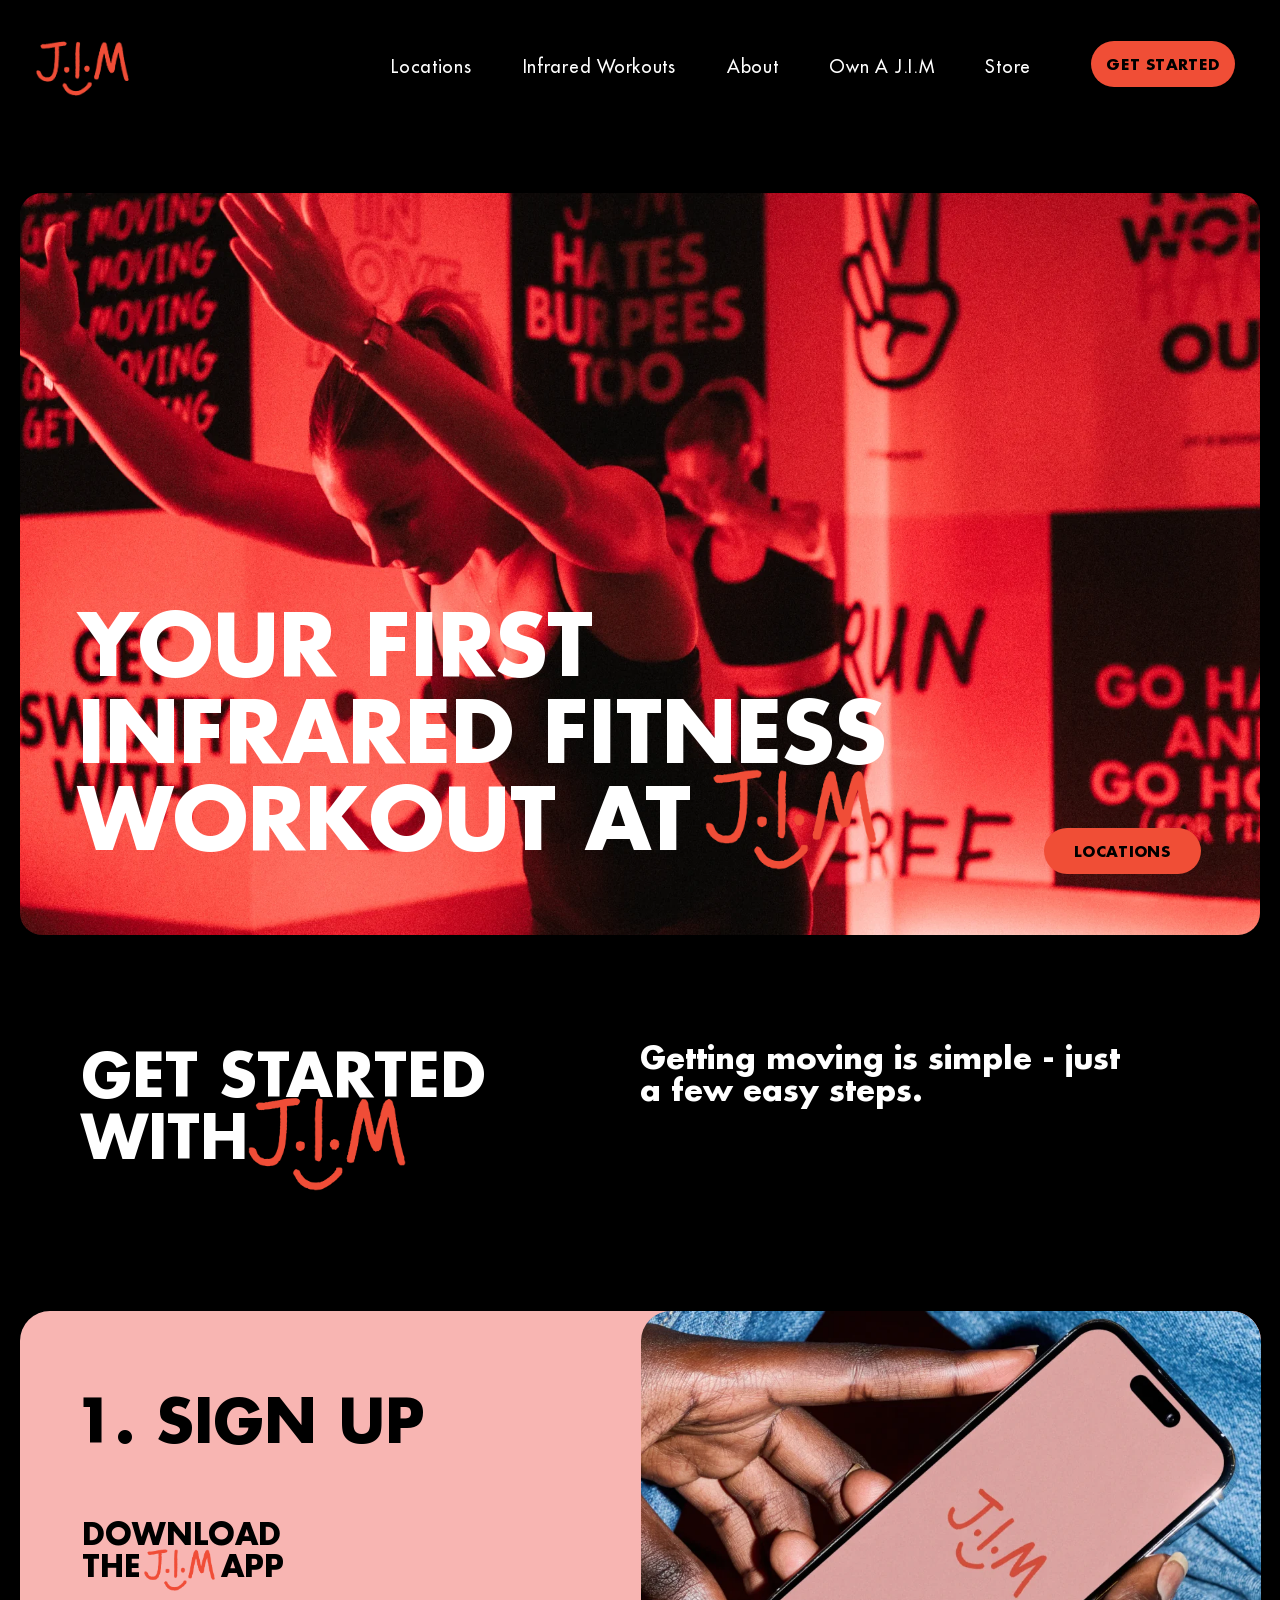
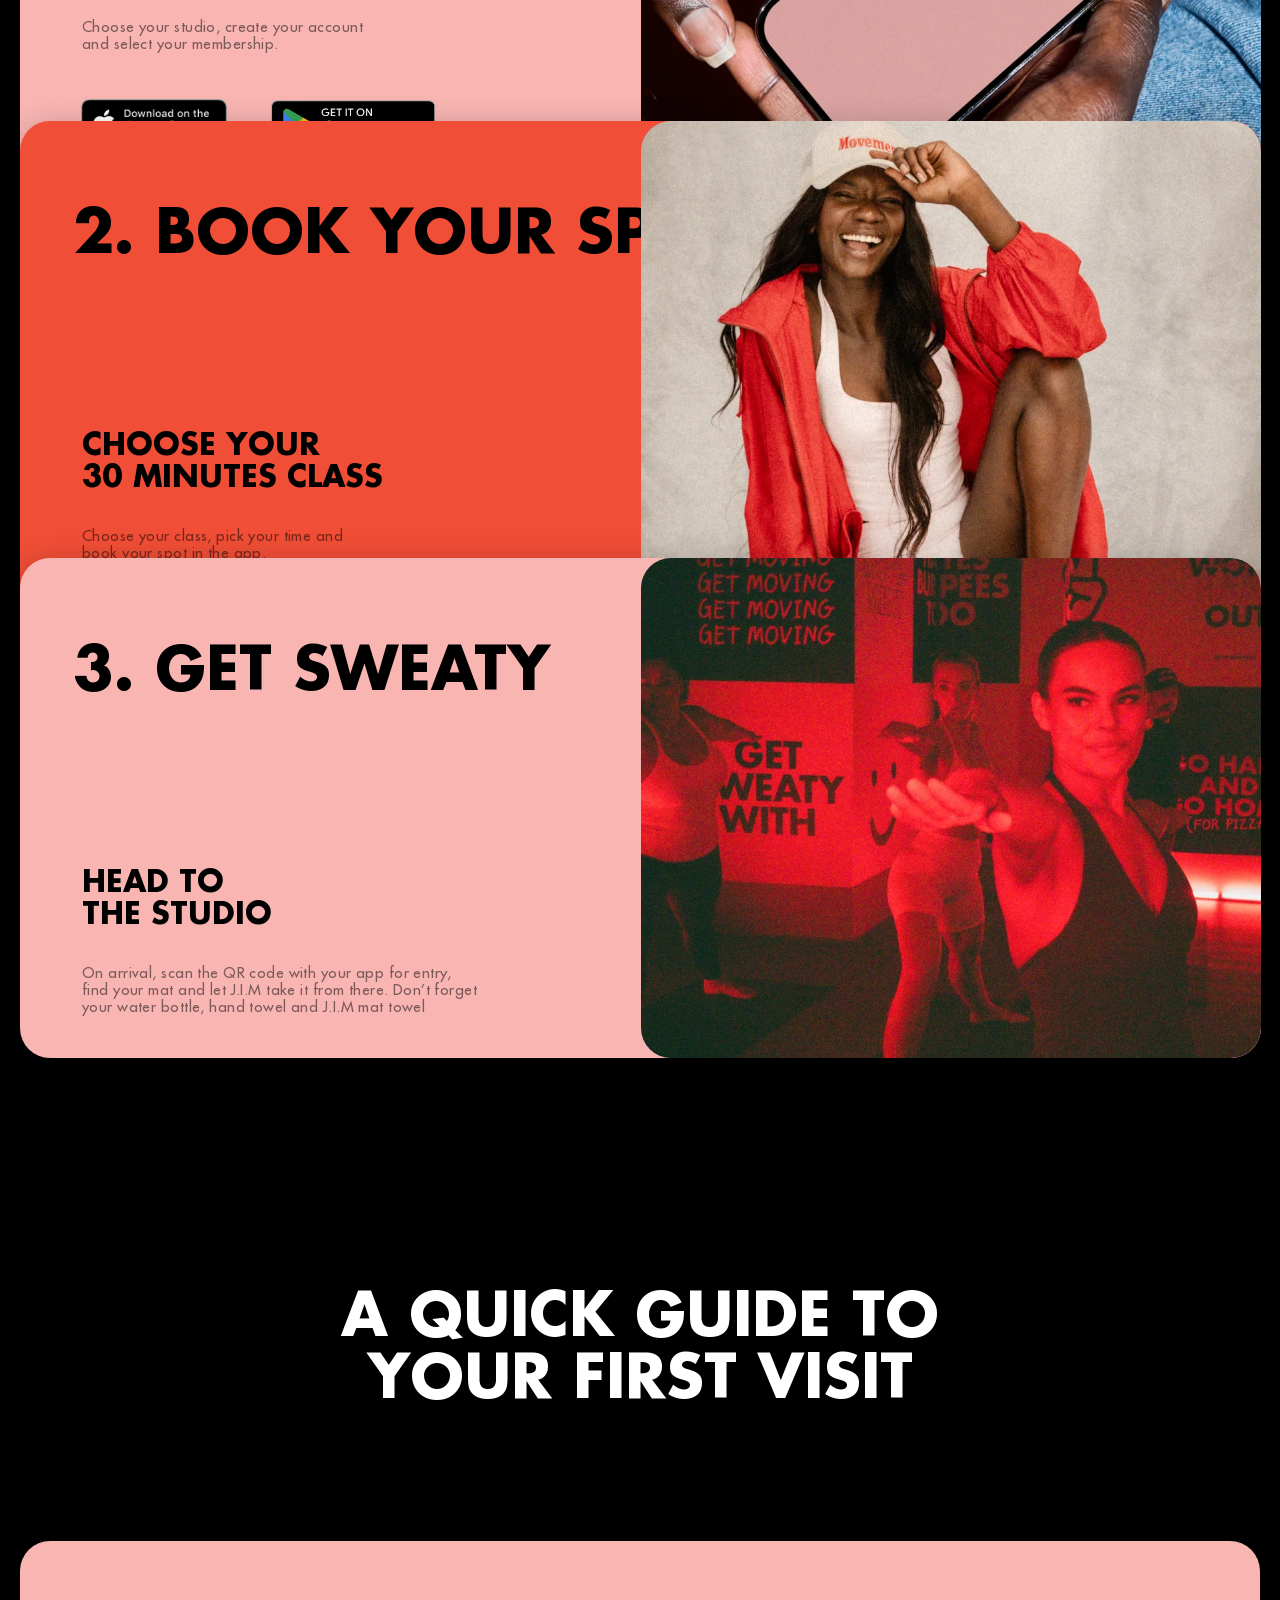
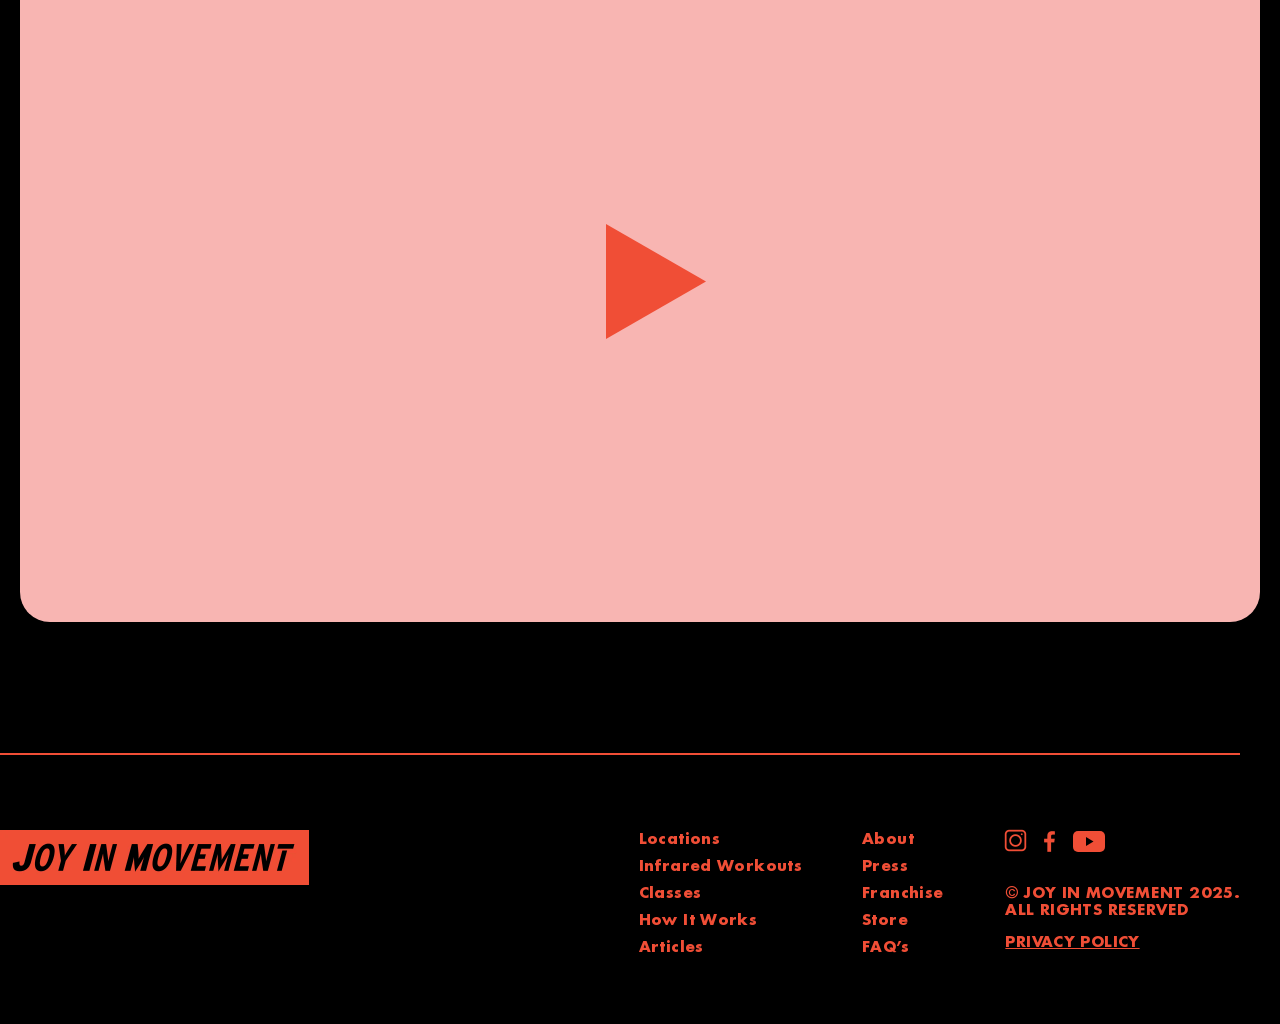
<file: how-it-works.html>
<!doctype html>
<html lang="en">
  <head>
    <meta charset="UTF-8" />
    <meta name="viewport" content="width=device-width, initial-scale=1.0" />
    <title>How It Works | J.I.M - Joy In Movement</title>
    <link rel="stylesheet" href="css/fonts.css" />
    <link rel="stylesheet" href="css/home.css" />
    <link rel="stylesheet" href="css/how-it-works.css" />
  </head>
  <body>
    <!-- =========================================================================
       1. Top Header Bar
       ========================================================================= -->
    <header class="jim-header">
      <div class="header-inner">
        <a href="index.html" class="header-logo" aria-label="J.I.M Home">
          <img src="assets/jim_logo_script.webp" alt="J.I.M" class="logo-script-img" />
        </a>

        <nav class="header-nav" aria-label="Main Navigation">
          <ul class="nav-links-list">
            <li><a href="locations.html" class="nav-link">Locations</a></li>
            <li><a href="infrared.html" class="nav-link">Infrared Workouts</a></li>
            <li><a href="about.html" class="nav-link">About</a></li>
            <li><a href="own-a-jim.html" class="nav-link">Own A J.I.M</a></li>
            <li><a href="#store" class="nav-link">Store</a></li>
          </ul>
        </nav>

        <div class="header-action">
          <a href="classes.html" class="header-btn-get-started">GET STARTED</a>
          <button class="mobile-nav-toggle" id="mobileToggle" aria-label="Toggle navigation menu">
            <span></span>
            <span></span>
            <span></span>
          </button>
        </div>
      </div>
    </header>

    <main>
      <!-- =========================================================================
         2. Hero (193 - 935px)
         ========================================================================= -->
      <section class="section-hero page-hero">
        <div class="hero-frame">
          <img src="assets/how_hero_banner.webp" alt="Your first infrared fitness workout at J.I.M" class="hero-img" />
          <h1 class="page-hero-title">YOUR FIRST<br />INFRARED FITNESS<br />WORKOUT AT</h1>
          <img src="assets/jim_logo_script.webp" alt="J.I.M" class="page-hero-logo how-hero-logo" />
          <a href="locations.html" class="hero-pill-locations hero-pill-locations--red">LOCATIONS</a>
        </div>
      </section>

      <!-- =========================================================================
         3. GET STARTED WITH J.I.M (935 - 1311px)
         ========================================================================= -->
      <section class="how-intro">
        <div class="content-container how-intro-row">
          <div class="how-intro-left">
            <h2 class="how-intro-title">GET STARTED<br />WITH</h2>
            <img src="assets/jim_logo_script.webp" alt="J.I.M" class="how-intro-logo" />
          </div>
          <p class="how-intro-lead">Getting moving is simple - just a few easy steps.</p>
        </div>
      </section>

      <!-- =========================================================================
         4. Three stacked step cards (1311 - 2658px)
         ========================================================================= -->
      <section class="how-steps">
        <div class="content-container">
          <!-- Step 1 -->
          <article class="how-step-card how-step-card--1">
            <h2 class="how-step-title">1. SIGN UP</h2>
            <h3 class="how-step-sub">
              DOWNLOAD<br />THE <span class="how-step-sub-app">APP</span>
              <img src="assets/jim_logo_script.webp" alt="J.I.M" class="how-step-sub-logo" />
            </h3>
            <p class="how-step-desc">Choose your studio, create your account and select your membership.</p>
            <div class="how-step-badges">
              <a href="#app-store" class="how-badge how-badge--apple">
                <img src="assets/app-store-badge.webp" alt="Download on the App Store" />
              </a>
              <a href="#google-play" class="how-badge how-badge--google">
                <img src="assets/google-play-badge.webp" alt="Get it on Google Play" />
              </a>
            </div>
            <img src="assets/how_step1_photo.webp" alt="Booking a class in the J.I.M app" class="how-step-photo" />
          </article>

          <!-- Step 2 -->
          <article class="how-step-card how-step-card--2">
            <h2 class="how-step-title">2. BOOK YOUR SPOT</h2>
            <h3 class="how-step-sub">CHOOSE YOUR<br />30 MINUTES CLASS</h3>
            <p class="how-step-desc">Choose your class, pick your time and book your spot in the app.</p>
            <img src="assets/how_step2_photo.webp" alt="J.I.M member smiling" class="how-step-photo" />
          </article>

          <!-- Step 3 -->
          <article class="how-step-card how-step-card--3">
            <h2 class="how-step-title">3. GET SWEATY</h2>
            <h3 class="how-step-sub">HEAD TO<br />THE STUDIO</h3>
            <p class="how-step-desc">
              On arrival, scan the QR code with your app for entry, find your mat and let J.I.M take it from there.
              Don’t forget your water bottle, hand towel and J.I.M mat towel
            </p>
            <img src="assets/how_step3_photo.webp" alt="Infrared workout at J.I.M" class="how-step-photo" />
          </article>
        </div>
      </section>

      <!-- =========================================================================
         5. A QUICK GUIDE TO YOUR FIRST VISIT (2882 - 3822px)
         ========================================================================= -->
      <section class="how-guide">
        <div class="content-container">
          <h2 class="how-guide-title">A QUICK GUIDE TO<br />YOUR FIRST VISIT</h2>
          <div class="video-peach-box how-guide-video">
            <button type="button" class="video-play-center-btn how-guide-play" aria-label="Play video">
              <svg width="100" height="115" viewBox="0 0 100 115" aria-hidden="true">
                <polygon points="0,0 100,57.5 0,115" fill="#F04E36" />
              </svg>
            </button>
          </div>
        </div>
      </section>
    </main>

    <!-- =========================================================================
       6. Global Footer
       ========================================================================= -->
    <footer class="jim-footer jim-footer--x17 jim-footer--how">
      <div class="content-container">
        <div class="footer-divider-red"></div>
        <div class="footer-layout-flex">
          <!-- Red Brand Badge -->
          <div class="footer-badge-wrap">
            <img src="assets/footer_badge_logo.webp" alt="JOY IN MOVEMENT" class="footer-badge-img" />
          </div>

          <!-- Links Column 1 -->
          <div class="footer-nav-col">
            <ul class="footer-links">
              <li><a href="locations.html">Locations</a></li>
              <li><a href="infrared.html">Infrared Workouts</a></li>
              <li><a href="classes.html">Classes</a></li>
              <li><a href="how-it-works.html">How It Works</a></li>
              <li><a href="articles.html">Articles</a></li>
            </ul>
          </div>

          <!-- Links Column 2 -->
          <div class="footer-nav-col">
            <ul class="footer-links">
              <li><a href="about.html">About</a></li>
              <li><a href="press.html">Press</a></li>
              <li><a href="own-a-jim.html">Franchise</a></li>
              <li><a href="#store">Store</a></li>
              <li><a href="classes.html#classes-faqs">FAQ’s</a></li>
            </ul>
          </div>

          <!-- Social Icons & Copyright -->
          <div class="footer-meta-col">
            <div class="footer-social-icons">
              <a href="#instagram" class="social-icon-link social-icon-link--ig" aria-label="Instagram">
                <img src="assets/social_instagram.webp" alt="" width="25" height="25" />
              </a>
              <a href="#facebook" class="social-icon-link social-icon-link--fb" aria-label="Facebook">
                <img src="assets/social_facebook.webp" alt="" width="23" height="23" />
              </a>
              <a href="#youtube" class="social-icon-link social-icon-link--yt" aria-label="YouTube">
                <svg width="32" height="21" viewBox="0 0 32 21" fill="none">
                  <rect width="32" height="21" rx="5" fill="#F04E36" />
                  <polygon points="13,15 20.5,10.5 13,6" fill="#000000" />
                </svg>
              </a>
            </div>
            <p class="footer-copy-text">© JOY IN MOVEMENT 2025.<br />ALL RIGHTS RESERVED</p>
            <a href="#privacy" class="footer-policy-link">PRIVACY POLICY</a>
          </div>
        </div>
      </div>
    </footer>

    <script src="js/script.js"></script>
  </body>
</html>
</file>
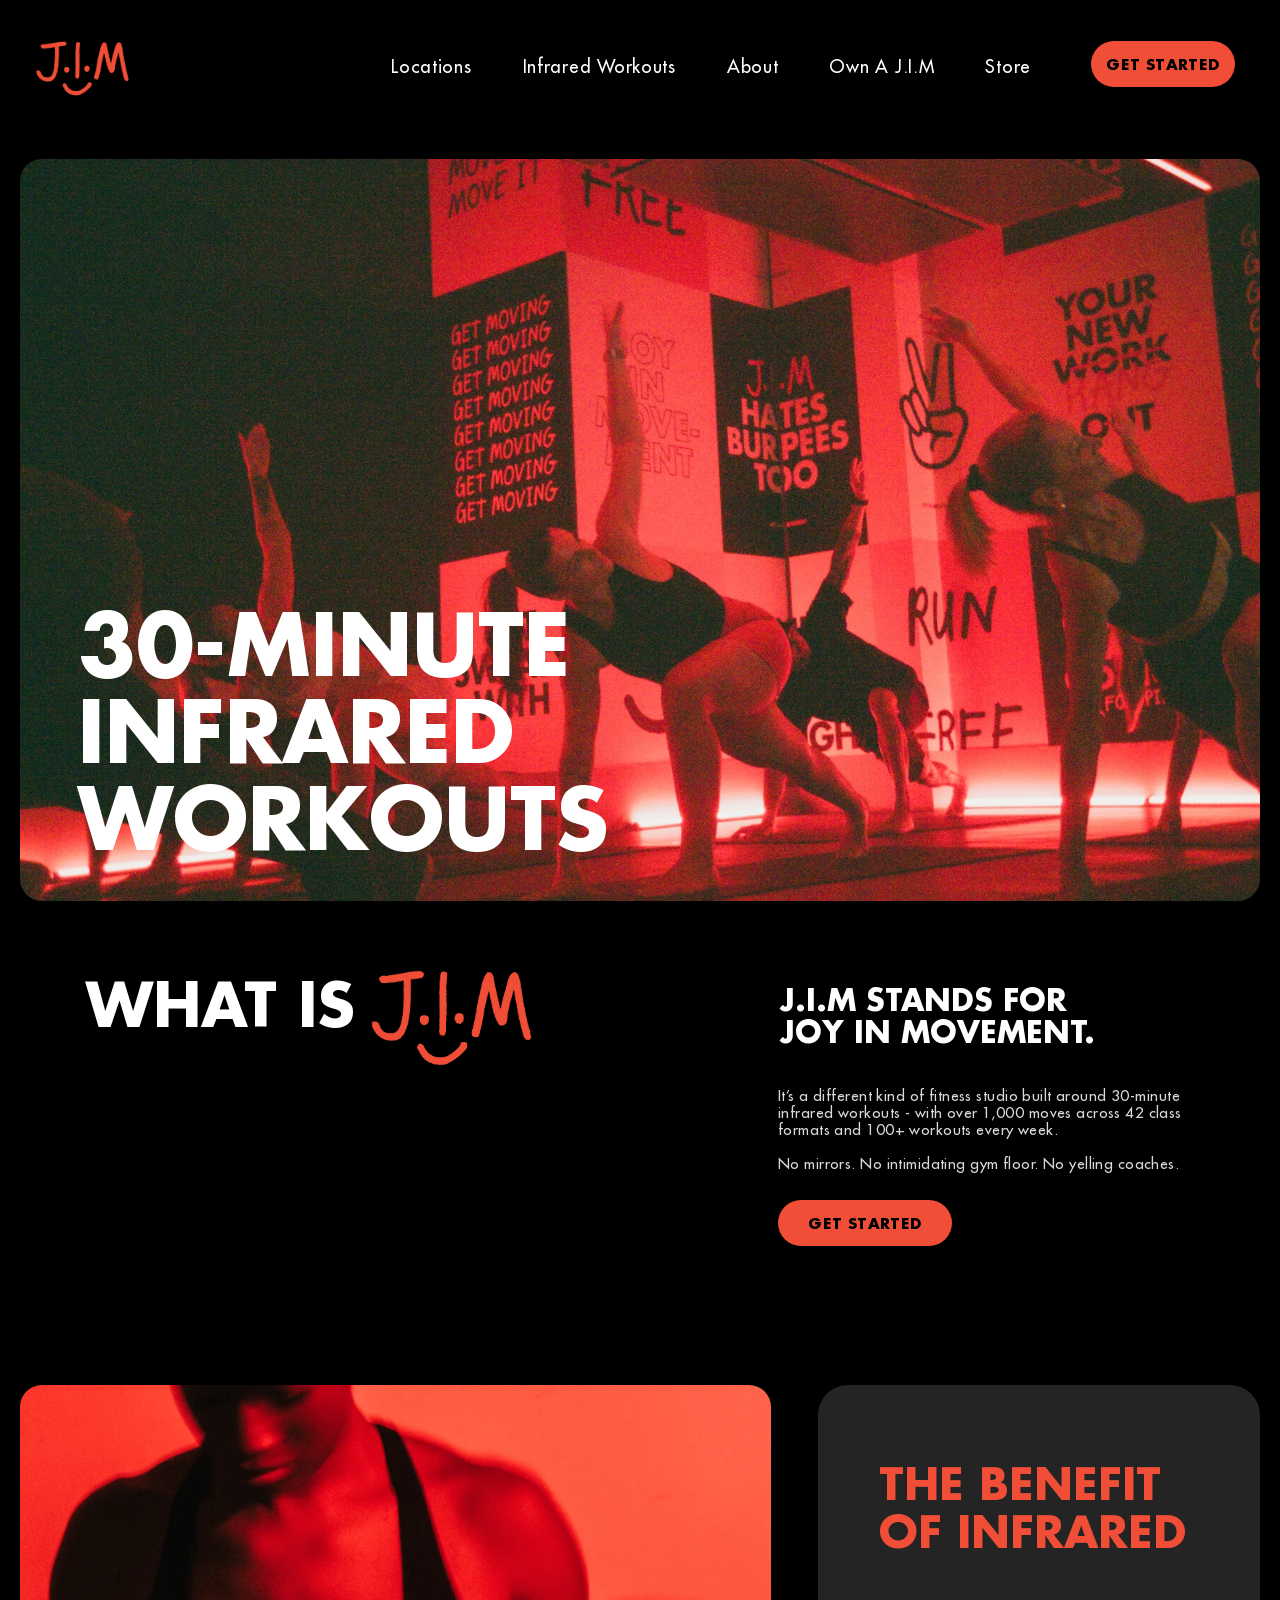
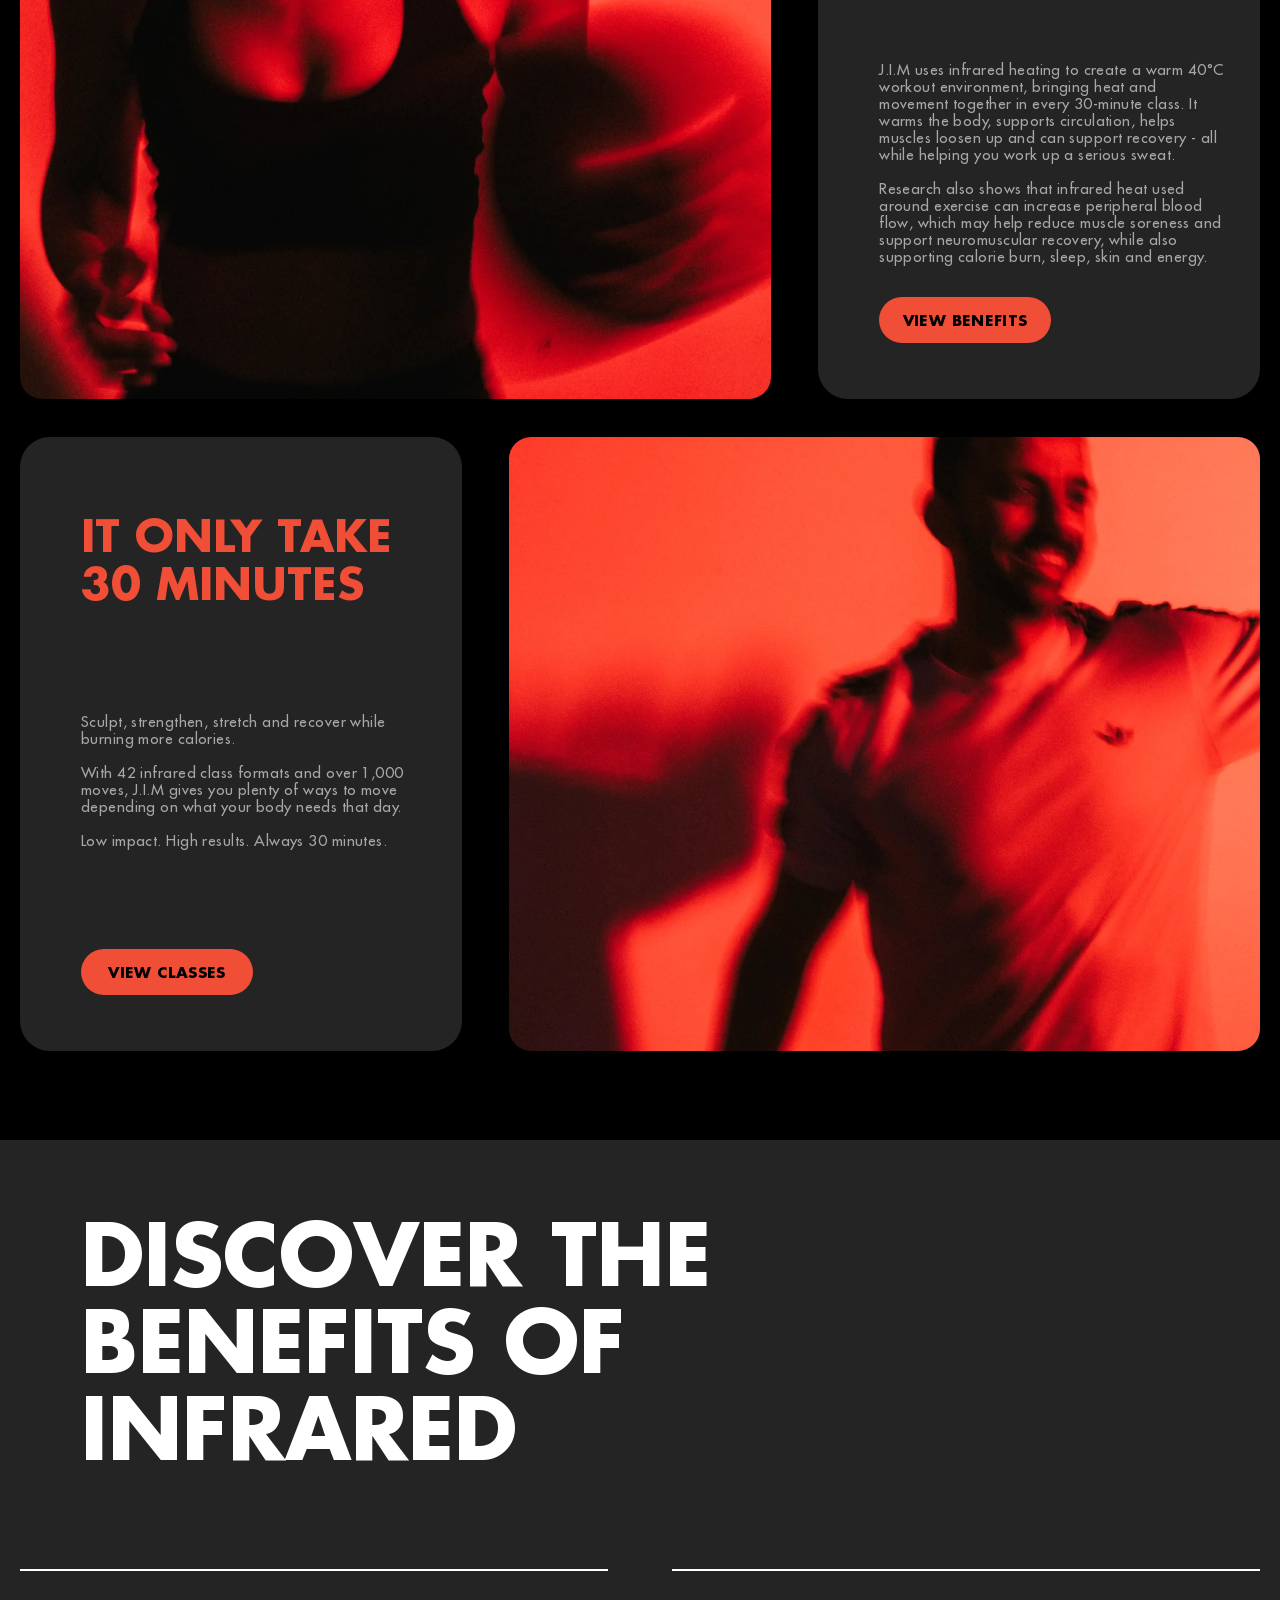
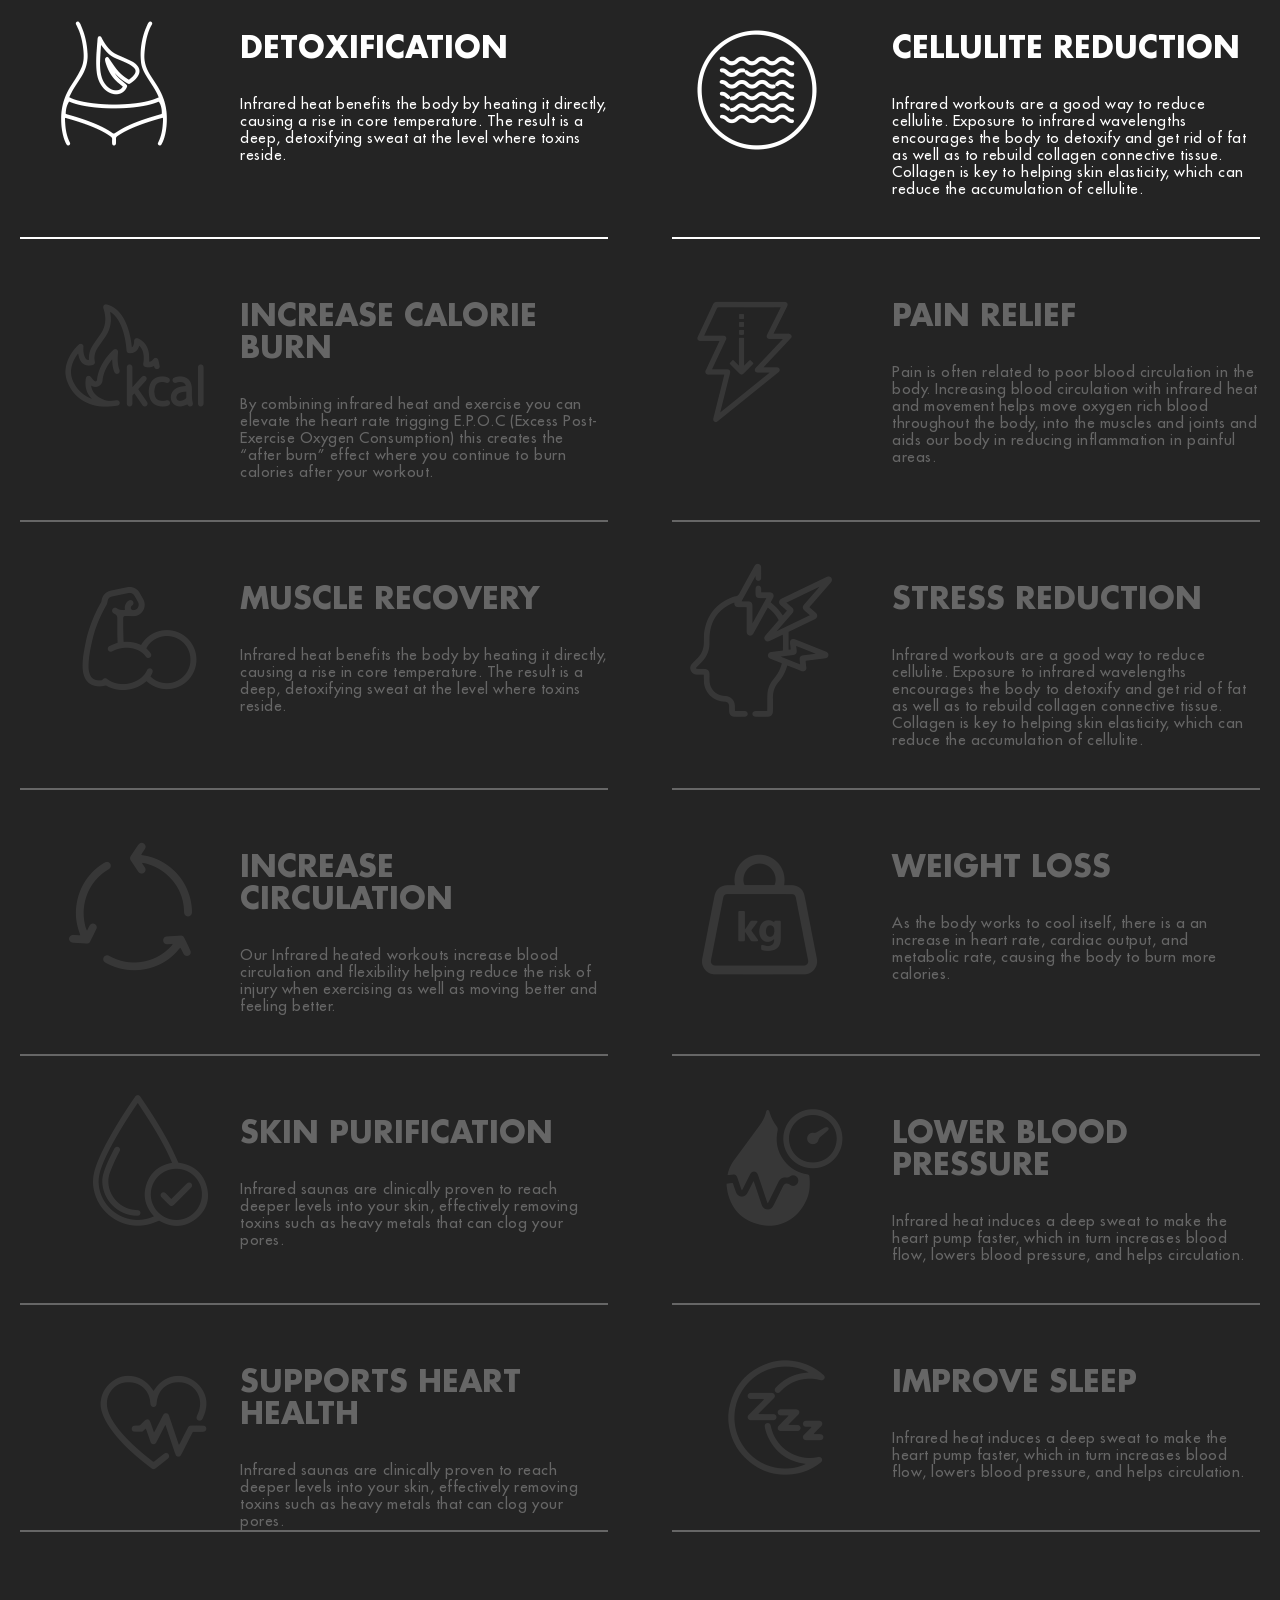
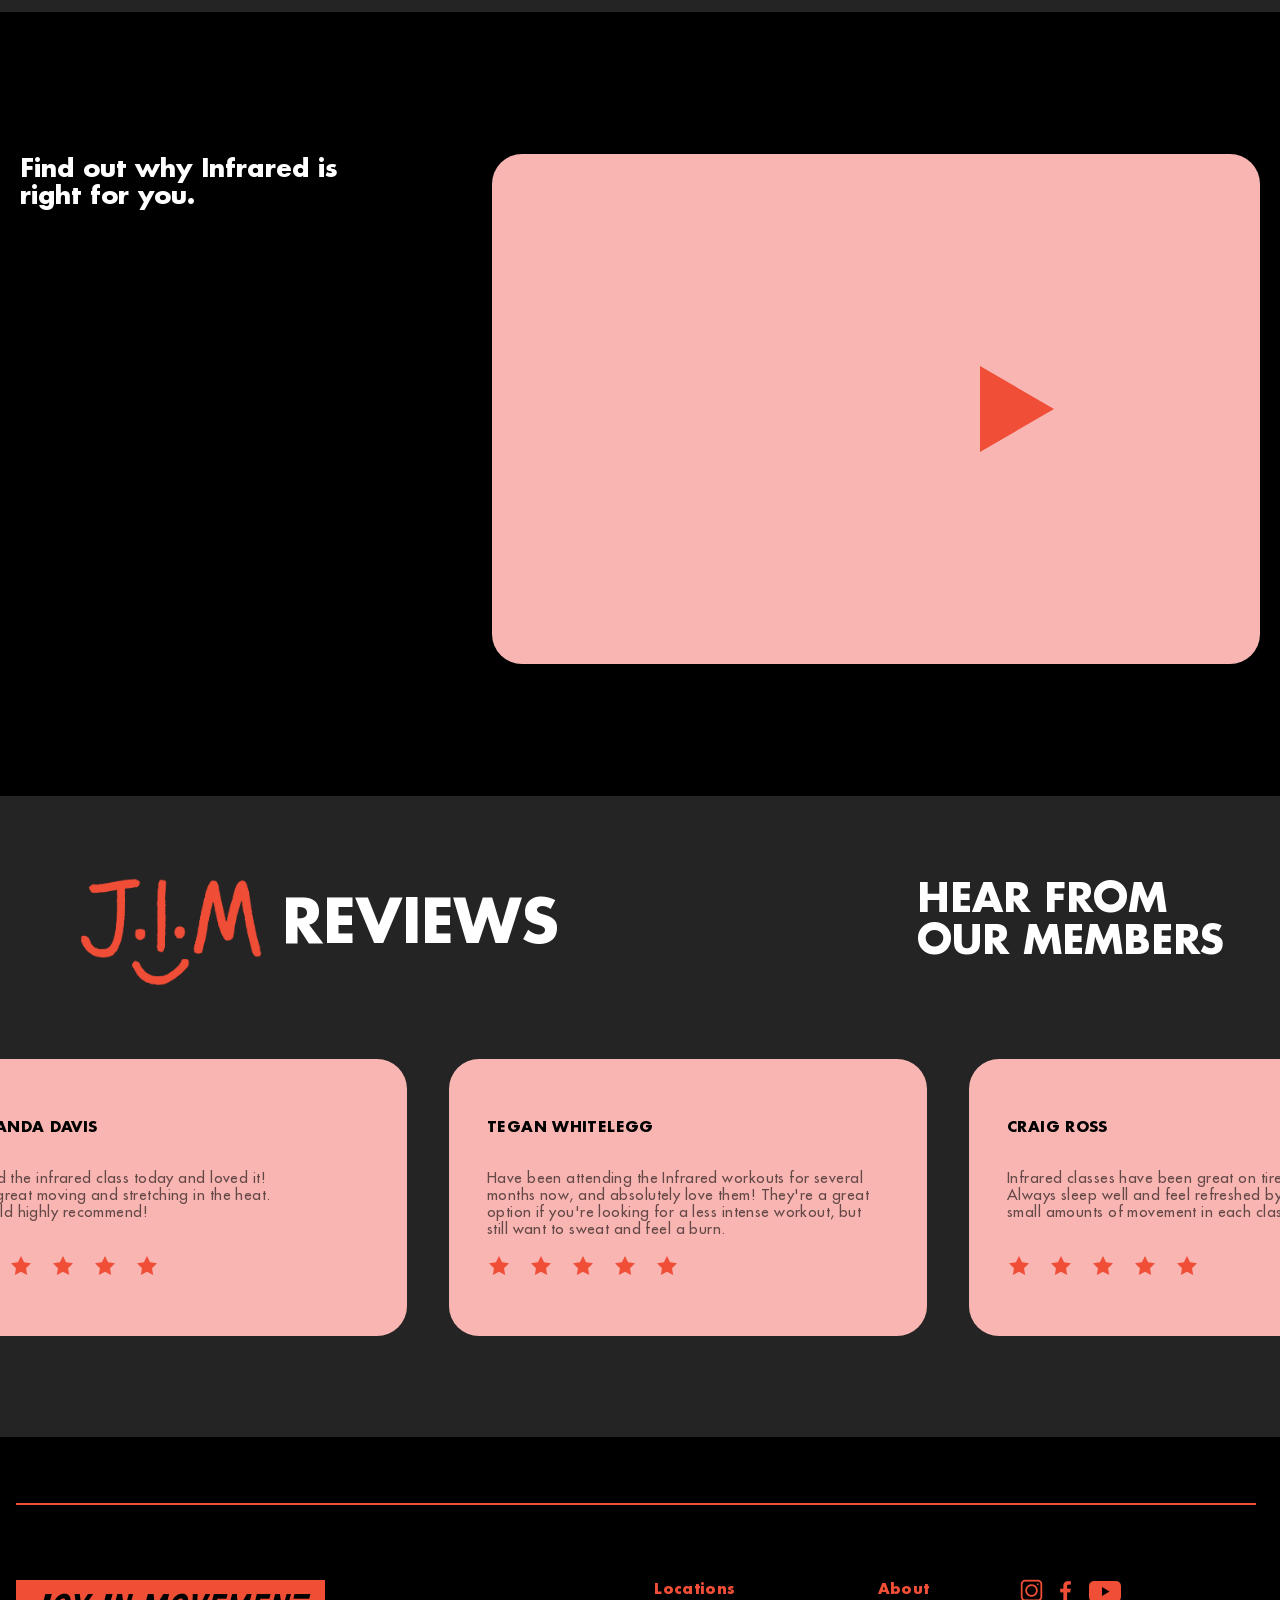
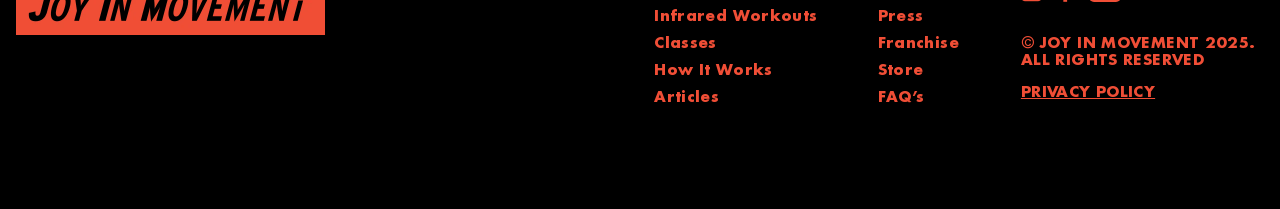
<file: infrared.html>
<!doctype html>
<html lang="en">
  <head>
    <meta charset="UTF-8" />
    <meta name="viewport" content="width=device-width, initial-scale=1.0" />
    <title>Infrared Workouts | J.I.M - Joy In Movement</title>
    <link rel="stylesheet" href="css/fonts.css" />
    <link rel="stylesheet" href="css/home.css" />
    <link rel="stylesheet" href="css/infrared.css" />
  </head>
  <body class="infrared-page-body">
    <!-- =========================================================================
       1. Top Header Bar (1:1 with Figma node 1332:2)
       ========================================================================= -->
    <header class="jim-header">
      <div class="header-inner">
        <a href="index.html" class="header-logo" aria-label="J.I.M Home">
          <img src="assets/jim_logo_script.webp" alt="J.I.M" class="logo-script-img" />
        </a>

        <nav class="header-nav" aria-label="Main Navigation">
          <ul class="nav-links-list">
            <li><a href="locations.html" class="nav-link">Locations</a></li>
            <li><a href="infrared.html" class="nav-link active">Infrared Workouts</a></li>
            <li><a href="about.html" class="nav-link">About</a></li>
            <li><a href="own-a-jim.html" class="nav-link">Own A J.I.M</a></li>
            <li><a href="#store" class="nav-link">Store</a></li>
          </ul>
        </nav>

        <div class="header-action">
          <a href="classes.html" class="header-btn-get-started">GET STARTED</a>
          <button class="mobile-nav-toggle" id="mobileToggle" aria-label="Toggle navigation menu">
            <span></span>
            <span></span>
            <span></span>
          </button>
        </div>
      </div>
    </header>

    <main>
      <!-- =========================================================================
         2. Hero (159 - 901px)
         ========================================================================= -->
      <section class="section-hero page-hero inf-hero">
        <div class="hero-frame">
          <img src="assets/infrared_hero_banner.webp" alt="30-minute infrared workout at J.I.M" class="hero-img" />
          <h1 class="page-hero-title">30-MINUTE<br />INFRARED<br />WORKOUTS</h1>
        </div>
      </section>

      <!-- =========================================================================
         3. WHAT IS J.I.M (901 - 1385px)
         ========================================================================= -->
      <section class="section-sweaty inf-what-is">
        <div class="content-container">
          <div class="sweaty-row">
            <div class="sweaty-left">
              <h2 class="title-get-sweaty">WHAT IS</h2>
              <img src="assets/jim_logo_script.webp" alt="J.I.M" class="sweaty-script-logo" />
            </div>

            <div class="sweaty-right">
              <h3 class="subtitle-30">J.I.M stands for<br />Joy In Movement.</h3>
              <div class="body-15 inf-what-is-body">
                <p>
                  It’s a different kind of fitness studio built around 30-minute infrared workouts - with over 1,000
                  moves across 42 class formats and 100+ workouts every week.
                </p>
                <p>No mirrors. No intimidating gym floor. No yelling coaches.</p>
              </div>
              <a href="classes.html" class="btn-red-pill">GET STARTED</a>
            </div>
          </div>
        </div>
      </section>

      <!-- =========================================================================
         4. Feature rows - photo + #242424 card (1385 - 2651px)
         ========================================================================= -->
      <section class="inf-features">
        <div class="content-container">
          <div class="inf-feature-row">
            <img
              src="assets/infrared_feature_1.webp"
              alt="Member training in the infrared studio"
              class="inf-feature-img"
            />
            <div class="inf-feature-card">
              <h2 class="inf-feature-title">THE BENEFIT<br />OF INFRARED</h2>
              <div class="inf-feature-desc">
                <p>
                  J.I.M uses infrared heating to create a warm 40°C workout environment, bringing heat and movement
                  together in every 30-minute class. It warms the body, supports circulation, helps muscles loosen up
                  and can support recovery - all while helping you work up a serious sweat.
                </p>
                <p>
                  Research also shows that infrared heat used around exercise can increase peripheral blood flow, which
                  may help reduce muscle soreness and support neuromuscular recovery, while also supporting calorie
                  burn, sleep, skin and energy.
                </p>
              </div>
              <a href="#benefits" class="inf-feature-btn">VIEW BENEFITS</a>
            </div>
          </div>

          <div class="inf-feature-row inf-feature-row--reverse">
            <div class="inf-feature-card">
              <h2 class="inf-feature-title">IT ONLY TAKE<br />30 MINUTES</h2>
              <div class="inf-feature-desc">
                <p>Sculpt, strengthen, stretch and recover while burning more calories.</p>
                <p>
                  With 42 infrared class formats and over 1,000 moves, J.I.M gives you plenty of ways to move depending
                  on what your body needs that day.
                </p>
                <p>Low impact. High results. Always 30 minutes.</p>
              </div>
              <a href="classes.html" class="inf-feature-btn">VIEW CLASSES</a>
            </div>
            <img
              src="assets/infrared_feature_2.webp"
              alt="Member moving in the infrared studio"
              class="inf-feature-img"
            />
          </div>
        </div>
      </section>

      <!-- =========================================================================
         5. DISCOVER THE BENEFITS OF INFRARED - #242424 band (2740 - 4679px)
         ========================================================================= -->
      <section class="inf-benefits-band" id="benefits">
        <div class="content-container">
          <h2 class="inf-benefits-title">DISCOVER THE<br />BENEFITS OF<br />INFRARED</h2>
          <div class="benefits-list">
            <article
              class="benefit-item"
              style="--x: 0px; --y: 0px; --h: 239px; --title-y: 63px; --icon-x: 27px; --icon-y: 47px"
            >
              <img src="assets/benefit_detox.webp" alt="" class="benefit-icon" width="134" height="133" />
              <h3 class="benefit-title">DETOXIFICATION</h3>
              <p class="benefit-desc">
                Infrared heat benefits the body by heating it directly, causing a rise in core temperature. The result
                is a deep, detoxifying sweat at the level where toxins reside.
              </p>
            </article>
            <article
              class="benefit-item is-dim"
              style="--x: 0px; --y: 239px; --h: 245px; --title-y: 69px; --icon-x: 40px; --icon-y: 43px"
            >
              <img src="assets/benefit_calorie.webp" alt="" class="benefit-icon" width="149" height="149" />
              <h3 class="benefit-title">INCREASE CALORIE BURN</h3>
              <p class="benefit-desc">
                By combining infrared heat and exercise you can elevate the heart rate trigging E.P.O.C (Excess
                Post-Exercise Oxygen Consumption) this creates the “after burn” effect where you continue to burn
                calories after your workout.
              </p>
            </article>
            <article
              class="benefit-item is-dim is-dim-line"
              style="--x: 0px; --y: 484px; --h: 245px; --title-y: 69px; --icon-x: 52px; --icon-y: 50px"
            >
              <img src="assets/benefit_recovery.webp" alt="" class="benefit-icon" width="135" height="135" />
              <h3 class="benefit-title">MUSCLE RECOVERY</h3>
              <p class="benefit-desc">
                Infrared heat benefits the body by heating it directly, causing a rise in core temperature. The result
                is a deep, detoxifying sweat at the level where toxins reside.
              </p>
            </article>
            <article
              class="benefit-item is-dim is-dim-line"
              style="--x: 0px; --y: 729px; --h: 245px; --title-y: 69px; --icon-x: 34px; --icon-y: 41px"
            >
              <img src="assets/benefit_circulation.webp" alt="" class="benefit-icon" width="153" height="153" />
              <h3 class="benefit-title">INCREASE CIRCULATION</h3>
              <p class="benefit-desc">
                Our Infrared heated workouts increase blood circulation and flexibility helping reduce the risk of
                injury when exercising as well as moving better and feeling better.
              </p>
            </article>
            <article
              class="benefit-item is-dim is-dim-line"
              style="--x: 0px; --y: 974px; --h: 227px; --title-y: 51px; --icon-x: 60px; --icon-y: 35px"
            >
              <img src="assets/benefit_skin.webp" alt="" class="benefit-icon" width="141" height="141" />
              <h3 class="benefit-title">SKIN PURIFICATION</h3>
              <p class="benefit-desc">
                Infrared saunas are clinically proven to reach deeper levels into your skin, effectively removing toxins
                such as heavy metals that can clog your pores.
              </p>
            </article>
            <article
              class="benefit-item is-dim is-dim-line is-last"
              style="--x: 0px; --y: 1201px; --h: 227px; --title-y: 51px; --icon-x: 76px; --icon-y: 61px"
            >
              <img src="assets/benefit_heart.webp" alt="" class="benefit-icon" width="115" height="115" />
              <h3 class="benefit-title">SUPPORTS HEART HEALTH</h3>
              <p class="benefit-desc">
                Infrared saunas are clinically proven to reach deeper levels into your skin, effectively removing toxins
                such as heavy metals that can clog your pores.
              </p>
            </article>
            <article
              class="benefit-item"
              style="--x: 859px; --y: 0px; --h: 239px; --title-y: 63px; --icon-x: 15px; --icon-y: 50px"
            >
              <img src="assets/benefit_cellulite.webp" alt="" class="benefit-icon" width="140" height="140" />
              <h3 class="benefit-title">CELLULITE REDUCTION</h3>
              <p class="benefit-desc">
                Infrared workouts are a good way to reduce cellulite. Exposure to infrared wavelengths encourages the
                body to detoxify and get rid of fat as well as to rebuild collagen connective tissue. Collagen is key to
                helping skin elasticity, which can reduce the accumulation of cellulite.
              </p>
            </article>
            <article
              class="benefit-item is-dim"
              style="--x: 859px; --y: 239px; --h: 245px; --title-y: 69px; --icon-x: 6px; --icon-y: 58px"
            >
              <img src="assets/benefit_pain.webp" alt="" class="benefit-icon" width="133" height="132" />
              <h3 class="benefit-title">PAIN RELIEF</h3>
              <p class="benefit-desc">
                Pain is often related to poor blood circulation in the body. Increasing blood circulation with infrared
                heat and movement helps move oxygen rich blood throughout the body, into the muscles and joints and aids
                our body in reducing inflammation in painful areas.
              </p>
            </article>
            <article
              class="benefit-item is-dim is-dim-line"
              style="--x: 859px; --y: 484px; --h: 245px; --title-y: 69px; --icon-x: 6px; --icon-y: 40px"
            >
              <img src="assets/benefit_stress.webp" alt="" class="benefit-icon" width="160" height="161" />
              <h3 class="benefit-title">STRESS REDUCTION</h3>
              <p class="benefit-desc">
                Infrared workouts are a good way to reduce cellulite. Exposure to infrared wavelengths encourages the
                body to detoxify and get rid of fat as well as to rebuild collagen connective tissue. Collagen is key to
                helping skin elasticity, which can reduce the accumulation of cellulite.
              </p>
            </article>
            <article
              class="benefit-item is-dim is-dim-line"
              style="--x: 859px; --y: 729px; --h: 245px; --title-y: 69px; --icon-x: 24px; --icon-y: 62px"
            >
              <img src="assets/benefit_weightloss.webp" alt="" class="benefit-icon" width="127" height="127" />
              <h3 class="benefit-title">WEIGHT LOSS</h3>
              <p class="benefit-desc">
                As the body works to cool itself, there is a an increase in heart rate, cardiac output, and metabolic
                rate, causing the body to burn more calories.
              </p>
            </article>
            <article
              class="benefit-item is-dim is-dim-line"
              style="--x: 859px; --y: 974px; --h: 227px; --title-y: 51px; --icon-x: 41px; --icon-y: 41px"
            >
              <img src="assets/benefit_blood.webp" alt="" class="benefit-icon" width="143" height="143" />
              <h3 class="benefit-title">LOWER BLOOD PRESSURE</h3>
              <p class="benefit-desc">
                Infrared heat induces a deep sweat to make the heart pump faster, which in turn increases blood flow,
                lowers blood pressure, and helps circulation.
              </p>
            </article>
            <article
              class="benefit-item is-dim is-dim-line is-last"
              style="--x: 859px; --y: 1201px; --h: 227px; --title-y: 51px; --icon-x: 42px; --icon-y: 51px"
            >
              <img src="assets/benefit_sleep.webp" alt="" class="benefit-icon" width="125" height="125" />
              <h3 class="benefit-title">IMPROVE SLEEP</h3>
              <p class="benefit-desc">
                Infrared heat induces a deep sweat to make the heart pump faster, which in turn increases blood flow,
                lowers blood pressure, and helps circulation.
              </p>
            </article>
          </div>
        </div>
      </section>

      <!-- =========================================================================
         6. Find out why Infrared is right for you - video (4821 - 5331px)
         ========================================================================= -->
      <section class="inf-video">
        <div class="content-container inf-video-inner">
          <p class="inf-video-text">Find out why Infrared is<br />right for you.</p>
          <div class="video-peach-box inf-video-box">
            <button type="button" class="video-play-center-btn inf-video-play" aria-label="Play video">
              <svg width="74" height="86" viewBox="0 0 74 86" aria-hidden="true">
                <polygon points="0,0 74,43 0,86" fill="#F04E36" />
              </svg>
            </button>
          </div>
        </div>
      </section>

      <!-- =========================================================================
         7. REVIEWS - full bleed #242424 band (5463 - 6104px)
         ========================================================================= -->
      <section class="section-reviews section-reviews--band inf-reviews">
        <div class="content-container">
          <!-- Header -->
          <div class="reviews-header-flex">
            <div class="reviews-left-group">
              <img src="assets/jim_logo_script.webp" alt="J.I.M" class="reviews-script-logo" />
              <h2 class="title-reviews">REVIEWS</h2>
            </div>
            <div class="reviews-right-group">
              <p class="tag-hear-members">HEAR FROM<br />OUR MEMBERS</p>
            </div>
          </div>

          <!-- 4 Peach Cards Track (Figma exact 478x277px, gap 42px) -->
          <div class="reviews-track-wrapper reviews-track-wrapper--bleed" data-start-scroll="71">
            <div class="reviews-four-grid">
              <!-- Card 1: Amanda Davis -->
              <article class="review-peach-box">
                <div class="review-box-top">
                  <h4 class="review-author-name">AMANDA DAVIS</h4>
                  <p class="review-body-quote">
                    I tried the infrared class today and loved it! Felt great moving and stretching in the heat. Would
                    highly recommend!
                  </p>
                </div>
                <div class="review-stars-row">
                  <svg width="24" height="24" viewBox="0 0 24 24" fill="#F04E37">
                    <polygon
                      points="12 2 15.09 8.26 22 9.27 17 14.14 18.18 21.02 12 17.77 5.82 21.02 7 14.14 2 9.27 8.91 8.26 12 2"
                    ></polygon>
                  </svg>
                  <svg width="24" height="24" viewBox="0 0 24 24" fill="#F04E37">
                    <polygon
                      points="12 2 15.09 8.26 22 9.27 17 14.14 18.18 21.02 12 17.77 5.82 21.02 7 14.14 2 9.27 8.91 8.26 12 2"
                    ></polygon>
                  </svg>
                  <svg width="24" height="24" viewBox="0 0 24 24" fill="#F04E37">
                    <polygon
                      points="12 2 15.09 8.26 22 9.27 17 14.14 18.18 21.02 12 17.77 5.82 21.02 7 14.14 2 9.27 8.91 8.26 12 2"
                    ></polygon>
                  </svg>
                  <svg width="24" height="24" viewBox="0 0 24 24" fill="#F04E37">
                    <polygon
                      points="12 2 15.09 8.26 22 9.27 17 14.14 18.18 21.02 12 17.77 5.82 21.02 7 14.14 2 9.27 8.91 8.26 12 2"
                    ></polygon>
                  </svg>
                  <svg width="24" height="24" viewBox="0 0 24 24" fill="#F04E37">
                    <polygon
                      points="12 2 15.09 8.26 22 9.27 17 14.14 18.18 21.02 12 17.77 5.82 21.02 7 14.14 2 9.27 8.91 8.26 12 2"
                    ></polygon>
                  </svg>
                </div>
              </article>

              <!-- Card 2: Tegan Whitelegg -->
              <article class="review-peach-box">
                <div class="review-box-top">
                  <h4 class="review-author-name">TEGAN WHITELEGG</h4>
                  <p class="review-body-quote">
                    Have been attending the Infrared workouts for several months now, and absolutely love them! They're
                    a great option if you're looking for a less intense workout, but still want to sweat and feel a
                    burn.
                  </p>
                </div>
                <div class="review-stars-row">
                  <svg width="24" height="24" viewBox="0 0 24 24" fill="#F04E37">
                    <polygon
                      points="12 2 15.09 8.26 22 9.27 17 14.14 18.18 21.02 12 17.77 5.82 21.02 7 14.14 2 9.27 8.91 8.26 12 2"
                    ></polygon>
                  </svg>
                  <svg width="24" height="24" viewBox="0 0 24 24" fill="#F04E37">
                    <polygon
                      points="12 2 15.09 8.26 22 9.27 17 14.14 18.18 21.02 12 17.77 5.82 21.02 7 14.14 2 9.27 8.91 8.26 12 2"
                    ></polygon>
                  </svg>
                  <svg width="24" height="24" viewBox="0 0 24 24" fill="#F04E37">
                    <polygon
                      points="12 2 15.09 8.26 22 9.27 17 14.14 18.18 21.02 12 17.77 5.82 21.02 7 14.14 2 9.27 8.91 8.26 12 2"
                    ></polygon>
                  </svg>
                  <svg width="24" height="24" viewBox="0 0 24 24" fill="#F04E37">
                    <polygon
                      points="12 2 15.09 8.26 22 9.27 17 14.14 18.18 21.02 12 17.77 5.82 21.02 7 14.14 2 9.27 8.91 8.26 12 2"
                    ></polygon>
                  </svg>
                  <svg width="24" height="24" viewBox="0 0 24 24" fill="#F04E37">
                    <polygon
                      points="12 2 15.09 8.26 22 9.27 17 14.14 18.18 21.02 12 17.77 5.82 21.02 7 14.14 2 9.27 8.91 8.26 12 2"
                    ></polygon>
                  </svg>
                </div>
              </article>

              <!-- Card 3: Craig Ross -->
              <article class="review-peach-box">
                <div class="review-box-top">
                  <h4 class="review-author-name">CRAIG ROSS</h4>
                  <p class="review-body-quote">
                    Infrared classes have been great on tired, sore muscles. Always sleep well and feel refreshed by the
                    heat and small amounts of movement in each class.
                  </p>
                </div>
                <div class="review-stars-row">
                  <svg width="24" height="24" viewBox="0 0 24 24" fill="#F04E37">
                    <polygon
                      points="12 2 15.09 8.26 22 9.27 17 14.14 18.18 21.02 12 17.77 5.82 21.02 7 14.14 2 9.27 8.91 8.26 12 2"
                    ></polygon>
                  </svg>
                  <svg width="24" height="24" viewBox="0 0 24 24" fill="#F04E37">
                    <polygon
                      points="12 2 15.09 8.26 22 9.27 17 14.14 18.18 21.02 12 17.77 5.82 21.02 7 14.14 2 9.27 8.91 8.26 12 2"
                    ></polygon>
                  </svg>
                  <svg width="24" height="24" viewBox="0 0 24 24" fill="#F04E37">
                    <polygon
                      points="12 2 15.09 8.26 22 9.27 17 14.14 18.18 21.02 12 17.77 5.82 21.02 7 14.14 2 9.27 8.91 8.26 12 2"
                    ></polygon>
                  </svg>
                  <svg width="24" height="24" viewBox="0 0 24 24" fill="#F04E37">
                    <polygon
                      points="12 2 15.09 8.26 22 9.27 17 14.14 18.18 21.02 12 17.77 5.82 21.02 7 14.14 2 9.27 8.91 8.26 12 2"
                    ></polygon>
                  </svg>
                  <svg width="24" height="24" viewBox="0 0 24 24" fill="#F04E37">
                    <polygon
                      points="12 2 15.09 8.26 22 9.27 17 14.14 18.18 21.02 12 17.77 5.82 21.02 7 14.14 2 9.27 8.91 8.26 12 2"
                    ></polygon>
                  </svg>
                </div>
              </article>

              <!-- Card 4: Junior Talipeau -->
              <article class="review-peach-box">
                <div class="review-box-top">
                  <h4 class="review-author-name">JUNIOR TALIPEAU</h4>
                  <p class="review-body-quote">
                    Great experiences! Great training! Great sessions! Infrared sessions are great and is a different
                    type of fitness.
                  </p>
                </div>
                <div class="review-stars-row">
                  <svg width="24" height="24" viewBox="0 0 24 24" fill="#F04E37">
                    <polygon
                      points="12 2 15.09 8.26 22 9.27 17 14.14 18.18 21.02 12 17.77 5.82 21.02 7 14.14 2 9.27 8.91 8.26 12 2"
                    ></polygon>
                  </svg>
                  <svg width="24" height="24" viewBox="0 0 24 24" fill="#F04E37">
                    <polygon
                      points="12 2 15.09 8.26 22 9.27 17 14.14 18.18 21.02 12 17.77 5.82 21.02 7 14.14 2 9.27 8.91 8.26 12 2"
                    ></polygon>
                  </svg>
                  <svg width="24" height="24" viewBox="0 0 24 24" fill="#F04E37">
                    <polygon
                      points="12 2 15.09 8.26 22 9.27 17 14.14 18.18 21.02 12 17.77 5.82 21.02 7 14.14 2 9.27 8.91 8.26 12 2"
                    ></polygon>
                  </svg>
                  <svg width="24" height="24" viewBox="0 0 24 24" fill="#F04E37">
                    <polygon
                      points="12 2 15.09 8.26 22 9.27 17 14.14 18.18 21.02 12 17.77 5.82 21.02 7 14.14 2 9.27 8.91 8.26 12 2"
                    ></polygon>
                  </svg>
                  <svg width="24" height="24" viewBox="0 0 24 24" fill="#F04E37">
                    <polygon
                      points="12 2 15.09 8.26 22 9.27 17 14.14 18.18 21.02 12 17.77 5.82 21.02 7 14.14 2 9.27 8.91 8.26 12 2"
                    ></polygon>
                  </svg>
                </div>
              </article>
            </div>
          </div>
        </div>
      </section>
    </main>

    <!-- =========================================================================
       8. Global Footer (1:1 with Figma)
       ========================================================================= -->
    <footer class="jim-footer jim-footer--x33 jim-footer--infrared">
      <div class="content-container">
        <div class="footer-divider-red"></div>
        <div class="footer-layout-flex">
          <!-- Red Brand Badge -->
          <div class="footer-badge-wrap">
            <img src="assets/footer_badge_logo.webp" alt="JOY IN MOVEMENT" class="footer-badge-img" />
          </div>

          <!-- Links Column 1 -->
          <div class="footer-nav-col">
            <ul class="footer-links">
              <li><a href="locations.html">Locations</a></li>
              <li><a href="infrared.html">Infrared Workouts</a></li>
              <li><a href="classes.html">Classes</a></li>
              <li><a href="how-it-works.html">How It Works</a></li>
              <li><a href="articles.html">Articles</a></li>
            </ul>
          </div>

          <!-- Links Column 2 -->
          <div class="footer-nav-col">
            <ul class="footer-links">
              <li><a href="about.html">About</a></li>
              <li><a href="press.html">Press</a></li>
              <li><a href="own-a-jim.html">Franchise</a></li>
              <li><a href="#store">Store</a></li>
              <li><a href="classes.html#classes-faqs">FAQ’s</a></li>
            </ul>
          </div>

          <!-- Social Icons & Copyright -->
          <div class="footer-meta-col">
            <div class="footer-social-icons">
              <a href="#instagram" class="social-icon-link social-icon-link--ig" aria-label="Instagram">
                <img src="assets/social_instagram.webp" alt="" width="25" height="25" />
              </a>
              <a href="#facebook" class="social-icon-link social-icon-link--fb" aria-label="Facebook">
                <img src="assets/social_facebook.webp" alt="" width="23" height="23" />
              </a>
              <a href="#youtube" class="social-icon-link social-icon-link--yt" aria-label="YouTube">
                <svg width="32" height="21" viewBox="0 0 32 21" fill="none">
                  <rect width="32" height="21" rx="5" fill="#F04E36" />
                  <polygon points="13,15 20.5,10.5 13,6" fill="#000000" />
                </svg>
              </a>
            </div>
            <p class="footer-copy-text">© JOY IN MOVEMENT 2025.<br />ALL RIGHTS RESERVED</p>
            <a href="#privacy" class="footer-policy-link">PRIVACY POLICY</a>
          </div>
        </div>
      </div>
    </footer>

    <script src="js/script.js"></script>
  </body>
</html>
</file>
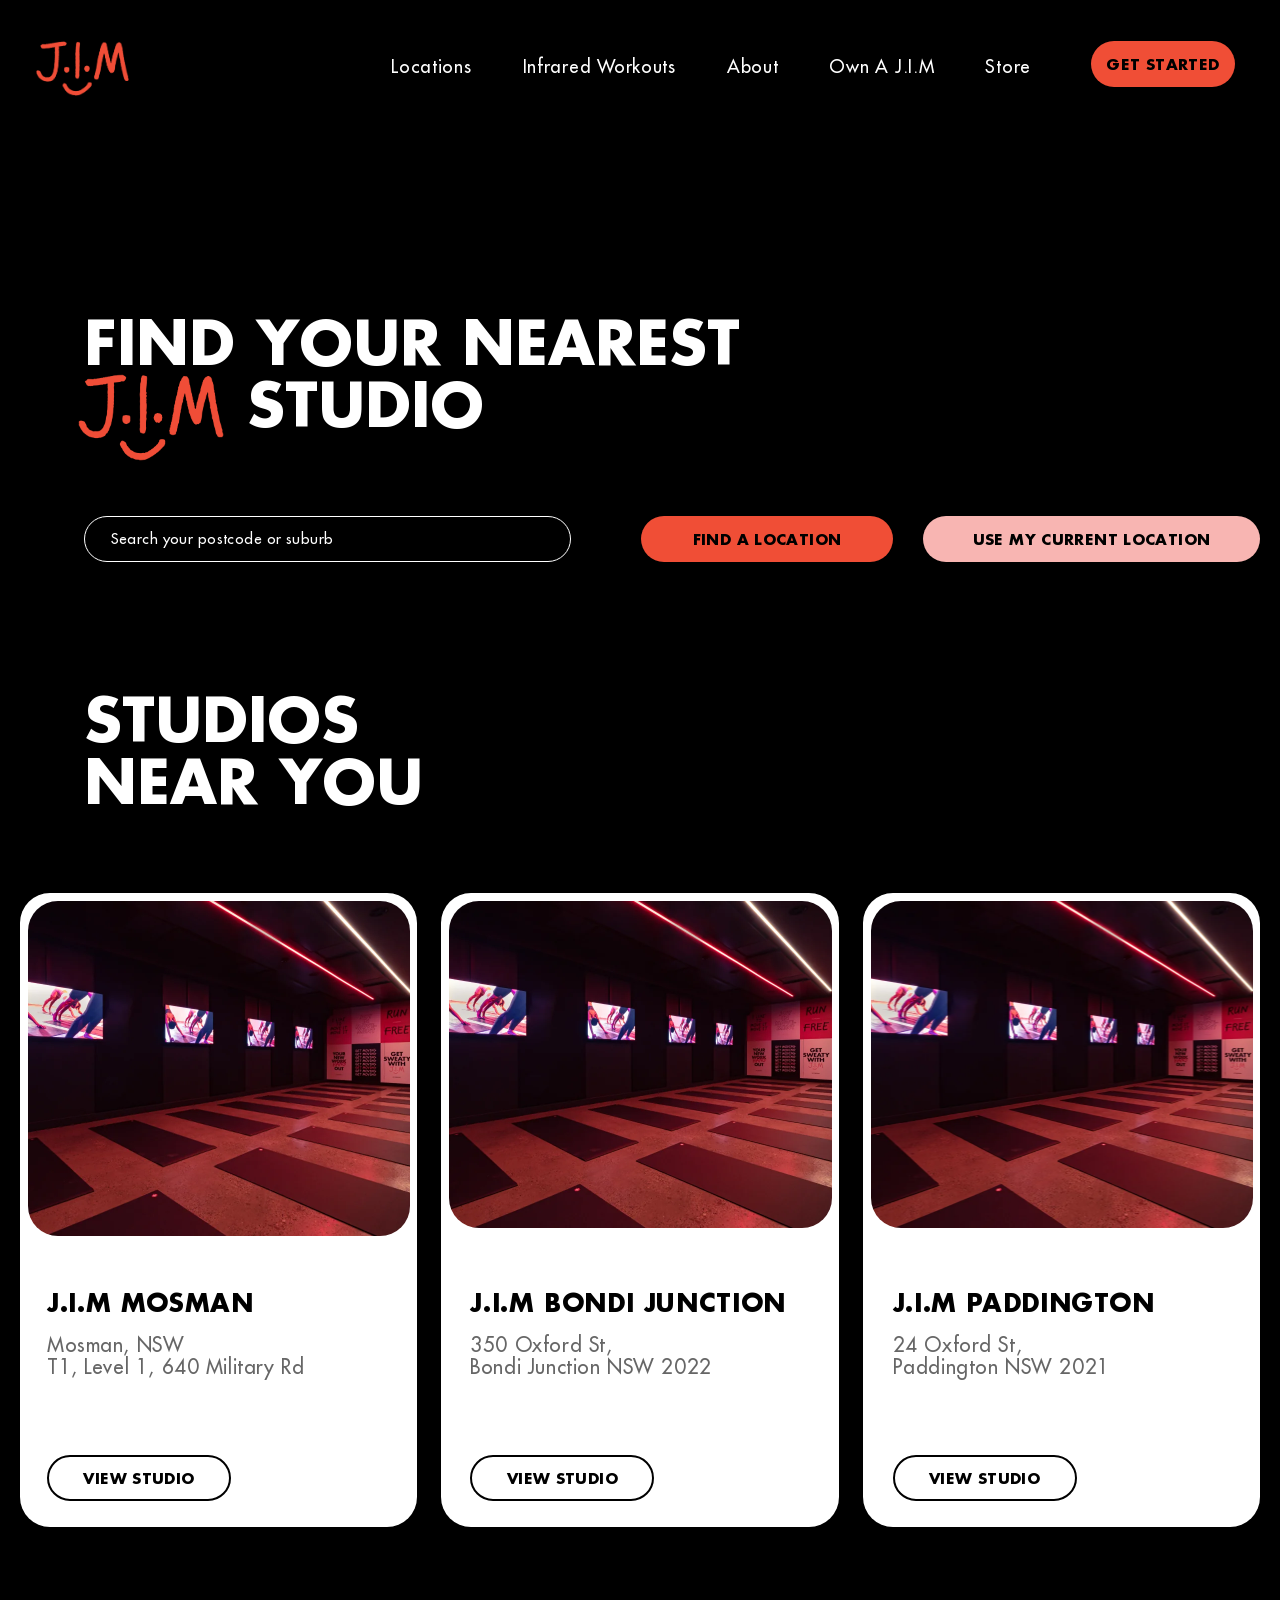
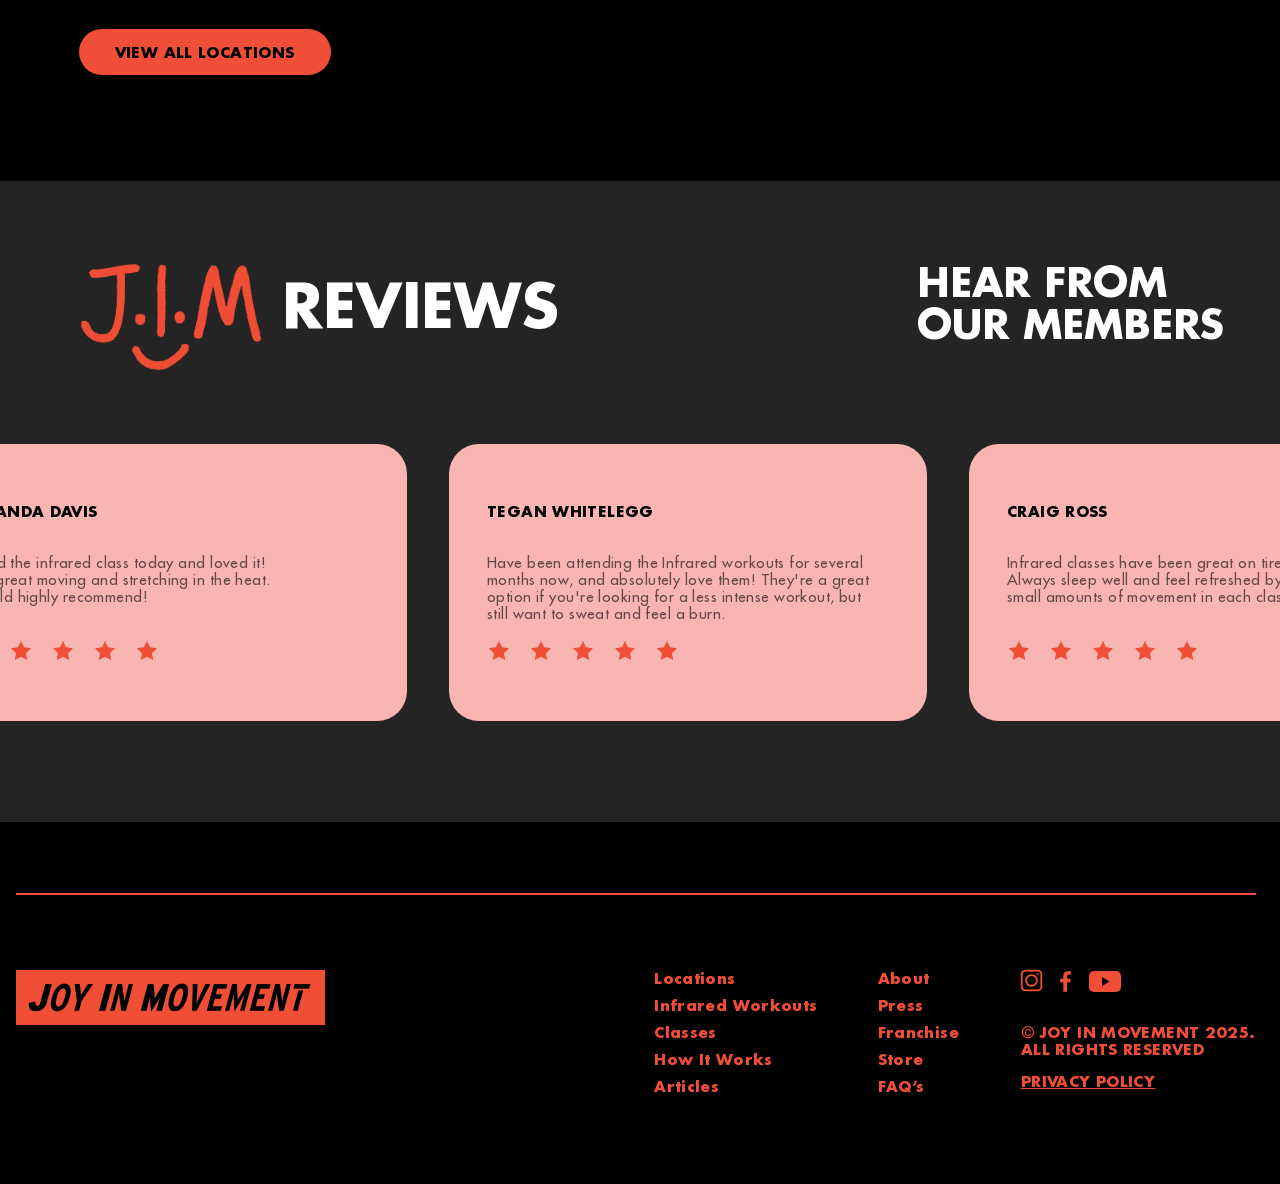
<file: locations.html>
<!doctype html>
<html lang="en">
  <head>
    <meta charset="UTF-8" />
    <meta name="viewport" content="width=device-width, initial-scale=1.0" />
    <title>Locations | J.I.M - Joy In Movement</title>
    <link rel="stylesheet" href="css/fonts.css" />
    <link rel="stylesheet" href="css/home.css" />
    <link rel="stylesheet" href="css/locations.css" />
  </head>
  <body class="locations-page-body">
    <!-- =========================================================================
       1. Top Header Bar (1:1 with Figma node 1332:2)
       ========================================================================= -->
    <header class="jim-header">
      <div class="header-inner">
        <a href="index.html" class="header-logo" aria-label="J.I.M Home">
          <img src="assets/jim_logo_script.webp" alt="J.I.M" class="logo-script-img" />
        </a>

        <nav class="header-nav" aria-label="Main Navigation">
          <ul class="nav-links-list">
            <li><a href="locations.html" class="nav-link active">Locations</a></li>
            <li><a href="infrared.html" class="nav-link">Infrared Workouts</a></li>
            <li><a href="about.html" class="nav-link">About</a></li>
            <li><a href="own-a-jim.html" class="nav-link">Own A J.I.M</a></li>
            <li><a href="#store" class="nav-link">Store</a></li>
          </ul>
        </nav>

        <div class="header-action">
          <a href="classes.html" class="header-btn-get-started">GET STARTED</a>
          <button class="mobile-nav-toggle" id="mobileToggle" aria-label="Toggle navigation menu">
            <span></span>
            <span></span>
            <span></span>
          </button>
        </div>
      </div>
    </header>

    <main>
      <!-- =========================================================================
         2. FIND YOUR NEAREST STUDIO + STUDIOS NEAR YOU (Figma 287:288, 221 - 1781px)
         ========================================================================= -->
      <section class="section-studios-band section-studios-band--plain" id="locations-search">
        <div class="content-container">
          <!-- Title row -->
          <div class="find-nearest-title-row">
            <h1 class="title-find-nearest">FIND YOUR NEAREST<br /><span class="find-nearest-indent">STUDIO</span></h1>
            <img src="assets/jim_logo_script.webp" alt="J.I.M" class="find-nearest-jim-script" />
          </div>

          <!-- Search Bar -->
          <form class="search-bar-row" onsubmit="event.preventDefault();">
            <div class="search-input-pill">
              <input type="text" class="input-postcode" id="suburbInput" placeholder="Search your postcode or suburb" />
            </div>
            <button type="submit" class="btn-find-location">FIND A LOCATION</button>
            <button type="button" class="btn-current-location" id="useLocationBtn">USE MY CURRENT LOCATION</button>
          </form>

          <!-- Subheading -->
          <h3 class="heading-studios-near-you">STUDIOS<br />NEAR YOU</h3>

          <!-- 3 White Studio Cards (radius=30, white bg, black text, outline view studio btn) -->
          <div class="studios-three-grid">
            <!-- Card 1: Mosman -->
            <article class="studio-white-card">
              <div class="studio-card-photo-wrap">
                <img src="assets/location_mosman.webp" alt="J.I.M Mosman" class="studio-card-photo" />
              </div>
              <div class="studio-card-details">
                <h4 class="studio-card-name">J.I.M MOSMAN</h4>
                <p class="studio-card-addr">Mosman, NSW<br />T1, Level 1, 640 Military Rd</p>
                <a href="#schedule" class="btn-view-studio-black">VIEW STUDIO</a>
              </div>
            </article>

            <!-- Card 2: Bondi Junction -->
            <article class="studio-white-card">
              <div class="studio-card-photo-wrap">
                <img src="assets/location_bondi.webp" alt="J.I.M Bondi Junction" class="studio-card-photo" />
              </div>
              <div class="studio-card-details">
                <h4 class="studio-card-name">J.I.M BONDI JUNCTION</h4>
                <p class="studio-card-addr">350 Oxford St,<br />Bondi Junction NSW 2022</p>
                <a href="#schedule" class="btn-view-studio-black">VIEW STUDIO</a>
              </div>
            </article>

            <!-- Card 3: Paddington -->
            <article class="studio-white-card">
              <div class="studio-card-photo-wrap">
                <img src="assets/location_paddington.webp" alt="J.I.M Paddington" class="studio-card-photo" />
              </div>
              <div class="studio-card-details">
                <h4 class="studio-card-name">J.I.M PADDINGTON</h4>
                <p class="studio-card-addr">24 Oxford St,<br />Paddington NSW 2021</p>
                <a href="#schedule" class="btn-view-studio-black">VIEW STUDIO</a>
              </div>
            </article>
          </div>

          <!-- Centered VIEW ALL LOCATIONS Red Button -->
          <div class="view-all-locations-center">
            <a href="#all" class="btn-view-all-red">VIEW ALL LOCATIONS</a>
          </div>
        </div>
      </section>

      <!-- =========================================================================
         3. REVIEWS - full bleed #242424 band (1781 - 2422px)
         ========================================================================= -->
      <section class="section-reviews section-reviews--band">
        <div class="content-container">
          <!-- Header -->
          <div class="reviews-header-flex">
            <div class="reviews-left-group">
              <img src="assets/jim_logo_script.webp" alt="J.I.M" class="reviews-script-logo" />
              <h2 class="title-reviews">REVIEWS</h2>
            </div>
            <div class="reviews-right-group">
              <p class="tag-hear-members">HEAR FROM<br />OUR MEMBERS</p>
            </div>
          </div>

          <!-- 4 Peach Cards Track (Figma exact 478x277px, gap 42px) -->
          <div class="reviews-track-wrapper reviews-track-wrapper--bleed" data-start-scroll="71">
            <div class="reviews-four-grid">
              <!-- Card 1: Amanda Davis -->
              <article class="review-peach-box">
                <div class="review-box-top">
                  <h4 class="review-author-name">AMANDA DAVIS</h4>
                  <p class="review-body-quote">
                    I tried the infrared class today and loved it! Felt great moving and stretching in the heat. Would
                    highly recommend!
                  </p>
                </div>
                <div class="review-stars-row">
                  <svg width="24" height="24" viewBox="0 0 24 24" fill="#F04E37">
                    <polygon
                      points="12 2 15.09 8.26 22 9.27 17 14.14 18.18 21.02 12 17.77 5.82 21.02 7 14.14 2 9.27 8.91 8.26 12 2"
                    ></polygon>
                  </svg>
                  <svg width="24" height="24" viewBox="0 0 24 24" fill="#F04E37">
                    <polygon
                      points="12 2 15.09 8.26 22 9.27 17 14.14 18.18 21.02 12 17.77 5.82 21.02 7 14.14 2 9.27 8.91 8.26 12 2"
                    ></polygon>
                  </svg>
                  <svg width="24" height="24" viewBox="0 0 24 24" fill="#F04E37">
                    <polygon
                      points="12 2 15.09 8.26 22 9.27 17 14.14 18.18 21.02 12 17.77 5.82 21.02 7 14.14 2 9.27 8.91 8.26 12 2"
                    ></polygon>
                  </svg>
                  <svg width="24" height="24" viewBox="0 0 24 24" fill="#F04E37">
                    <polygon
                      points="12 2 15.09 8.26 22 9.27 17 14.14 18.18 21.02 12 17.77 5.82 21.02 7 14.14 2 9.27 8.91 8.26 12 2"
                    ></polygon>
                  </svg>
                  <svg width="24" height="24" viewBox="0 0 24 24" fill="#F04E37">
                    <polygon
                      points="12 2 15.09 8.26 22 9.27 17 14.14 18.18 21.02 12 17.77 5.82 21.02 7 14.14 2 9.27 8.91 8.26 12 2"
                    ></polygon>
                  </svg>
                </div>
              </article>

              <!-- Card 2: Tegan Whitelegg -->
              <article class="review-peach-box">
                <div class="review-box-top">
                  <h4 class="review-author-name">TEGAN WHITELEGG</h4>
                  <p class="review-body-quote">
                    Have been attending the Infrared workouts for several months now, and absolutely love them! They're
                    a great option if you're looking for a less intense workout, but still want to sweat and feel a
                    burn.
                  </p>
                </div>
                <div class="review-stars-row">
                  <svg width="24" height="24" viewBox="0 0 24 24" fill="#F04E37">
                    <polygon
                      points="12 2 15.09 8.26 22 9.27 17 14.14 18.18 21.02 12 17.77 5.82 21.02 7 14.14 2 9.27 8.91 8.26 12 2"
                    ></polygon>
                  </svg>
                  <svg width="24" height="24" viewBox="0 0 24 24" fill="#F04E37">
                    <polygon
                      points="12 2 15.09 8.26 22 9.27 17 14.14 18.18 21.02 12 17.77 5.82 21.02 7 14.14 2 9.27 8.91 8.26 12 2"
                    ></polygon>
                  </svg>
                  <svg width="24" height="24" viewBox="0 0 24 24" fill="#F04E37">
                    <polygon
                      points="12 2 15.09 8.26 22 9.27 17 14.14 18.18 21.02 12 17.77 5.82 21.02 7 14.14 2 9.27 8.91 8.26 12 2"
                    ></polygon>
                  </svg>
                  <svg width="24" height="24" viewBox="0 0 24 24" fill="#F04E37">
                    <polygon
                      points="12 2 15.09 8.26 22 9.27 17 14.14 18.18 21.02 12 17.77 5.82 21.02 7 14.14 2 9.27 8.91 8.26 12 2"
                    ></polygon>
                  </svg>
                  <svg width="24" height="24" viewBox="0 0 24 24" fill="#F04E37">
                    <polygon
                      points="12 2 15.09 8.26 22 9.27 17 14.14 18.18 21.02 12 17.77 5.82 21.02 7 14.14 2 9.27 8.91 8.26 12 2"
                    ></polygon>
                  </svg>
                </div>
              </article>

              <!-- Card 3: Craig Ross -->
              <article class="review-peach-box">
                <div class="review-box-top">
                  <h4 class="review-author-name">CRAIG ROSS</h4>
                  <p class="review-body-quote">
                    Infrared classes have been great on tired, sore muscles. Always sleep well and feel refreshed by the
                    heat and small amounts of movement in each class.
                  </p>
                </div>
                <div class="review-stars-row">
                  <svg width="24" height="24" viewBox="0 0 24 24" fill="#F04E37">
                    <polygon
                      points="12 2 15.09 8.26 22 9.27 17 14.14 18.18 21.02 12 17.77 5.82 21.02 7 14.14 2 9.27 8.91 8.26 12 2"
                    ></polygon>
                  </svg>
                  <svg width="24" height="24" viewBox="0 0 24 24" fill="#F04E37">
                    <polygon
                      points="12 2 15.09 8.26 22 9.27 17 14.14 18.18 21.02 12 17.77 5.82 21.02 7 14.14 2 9.27 8.91 8.26 12 2"
                    ></polygon>
                  </svg>
                  <svg width="24" height="24" viewBox="0 0 24 24" fill="#F04E37">
                    <polygon
                      points="12 2 15.09 8.26 22 9.27 17 14.14 18.18 21.02 12 17.77 5.82 21.02 7 14.14 2 9.27 8.91 8.26 12 2"
                    ></polygon>
                  </svg>
                  <svg width="24" height="24" viewBox="0 0 24 24" fill="#F04E37">
                    <polygon
                      points="12 2 15.09 8.26 22 9.27 17 14.14 18.18 21.02 12 17.77 5.82 21.02 7 14.14 2 9.27 8.91 8.26 12 2"
                    ></polygon>
                  </svg>
                  <svg width="24" height="24" viewBox="0 0 24 24" fill="#F04E37">
                    <polygon
                      points="12 2 15.09 8.26 22 9.27 17 14.14 18.18 21.02 12 17.77 5.82 21.02 7 14.14 2 9.27 8.91 8.26 12 2"
                    ></polygon>
                  </svg>
                </div>
              </article>

              <!-- Card 4: Junior Talipeau -->
              <article class="review-peach-box">
                <div class="review-box-top">
                  <h4 class="review-author-name">JUNIOR TALIPEAU</h4>
                  <p class="review-body-quote">
                    Great experiences! Great training! Great sessions! Infrared sessions are great and is a different
                    type of fitness.
                  </p>
                </div>
                <div class="review-stars-row">
                  <svg width="24" height="24" viewBox="0 0 24 24" fill="#F04E37">
                    <polygon
                      points="12 2 15.09 8.26 22 9.27 17 14.14 18.18 21.02 12 17.77 5.82 21.02 7 14.14 2 9.27 8.91 8.26 12 2"
                    ></polygon>
                  </svg>
                  <svg width="24" height="24" viewBox="0 0 24 24" fill="#F04E37">
                    <polygon
                      points="12 2 15.09 8.26 22 9.27 17 14.14 18.18 21.02 12 17.77 5.82 21.02 7 14.14 2 9.27 8.91 8.26 12 2"
                    ></polygon>
                  </svg>
                  <svg width="24" height="24" viewBox="0 0 24 24" fill="#F04E37">
                    <polygon
                      points="12 2 15.09 8.26 22 9.27 17 14.14 18.18 21.02 12 17.77 5.82 21.02 7 14.14 2 9.27 8.91 8.26 12 2"
                    ></polygon>
                  </svg>
                  <svg width="24" height="24" viewBox="0 0 24 24" fill="#F04E37">
                    <polygon
                      points="12 2 15.09 8.26 22 9.27 17 14.14 18.18 21.02 12 17.77 5.82 21.02 7 14.14 2 9.27 8.91 8.26 12 2"
                    ></polygon>
                  </svg>
                  <svg width="24" height="24" viewBox="0 0 24 24" fill="#F04E37">
                    <polygon
                      points="12 2 15.09 8.26 22 9.27 17 14.14 18.18 21.02 12 17.77 5.82 21.02 7 14.14 2 9.27 8.91 8.26 12 2"
                    ></polygon>
                  </svg>
                </div>
              </article>
            </div>
          </div>
        </div>
      </section>
    </main>

    <!-- =========================================================================
       4. Global Footer (1:1 with Figma)
       ========================================================================= -->
    <footer class="jim-footer jim-footer--x33 jim-footer--locations">
      <div class="content-container">
        <div class="footer-divider-red"></div>
        <div class="footer-layout-flex">
          <!-- Red Brand Badge -->
          <div class="footer-badge-wrap">
            <img src="assets/footer_badge_logo.webp" alt="JOY IN MOVEMENT" class="footer-badge-img" />
          </div>

          <!-- Links Column 1 -->
          <div class="footer-nav-col">
            <ul class="footer-links">
              <li><a href="locations.html">Locations</a></li>
              <li><a href="infrared.html">Infrared Workouts</a></li>
              <li><a href="classes.html">Classes</a></li>
              <li><a href="how-it-works.html">How It Works</a></li>
              <li><a href="articles.html">Articles</a></li>
            </ul>
          </div>

          <!-- Links Column 2 -->
          <div class="footer-nav-col">
            <ul class="footer-links">
              <li><a href="about.html">About</a></li>
              <li><a href="press.html">Press</a></li>
              <li><a href="own-a-jim.html">Franchise</a></li>
              <li><a href="#store">Store</a></li>
              <li><a href="classes.html#classes-faqs">FAQ’s</a></li>
            </ul>
          </div>

          <!-- Social Icons & Copyright -->
          <div class="footer-meta-col">
            <div class="footer-social-icons">
              <a href="#instagram" class="social-icon-link social-icon-link--ig" aria-label="Instagram">
                <img src="assets/social_instagram.webp" alt="" width="25" height="25" />
              </a>
              <a href="#facebook" class="social-icon-link social-icon-link--fb" aria-label="Facebook">
                <img src="assets/social_facebook.webp" alt="" width="23" height="23" />
              </a>
              <a href="#youtube" class="social-icon-link social-icon-link--yt" aria-label="YouTube">
                <svg width="32" height="21" viewBox="0 0 32 21" fill="none">
                  <rect width="32" height="21" rx="5" fill="#F04E36" />
                  <polygon points="13,15 20.5,10.5 13,6" fill="#000000" />
                </svg>
              </a>
            </div>
            <p class="footer-copy-text">© JOY IN MOVEMENT 2025.<br />ALL RIGHTS RESERVED</p>
            <a href="#privacy" class="footer-policy-link">PRIVACY POLICY</a>
          </div>
        </div>
      </div>
    </footer>

    <script src="js/script.js"></script>
  </body>
</html>
</file>
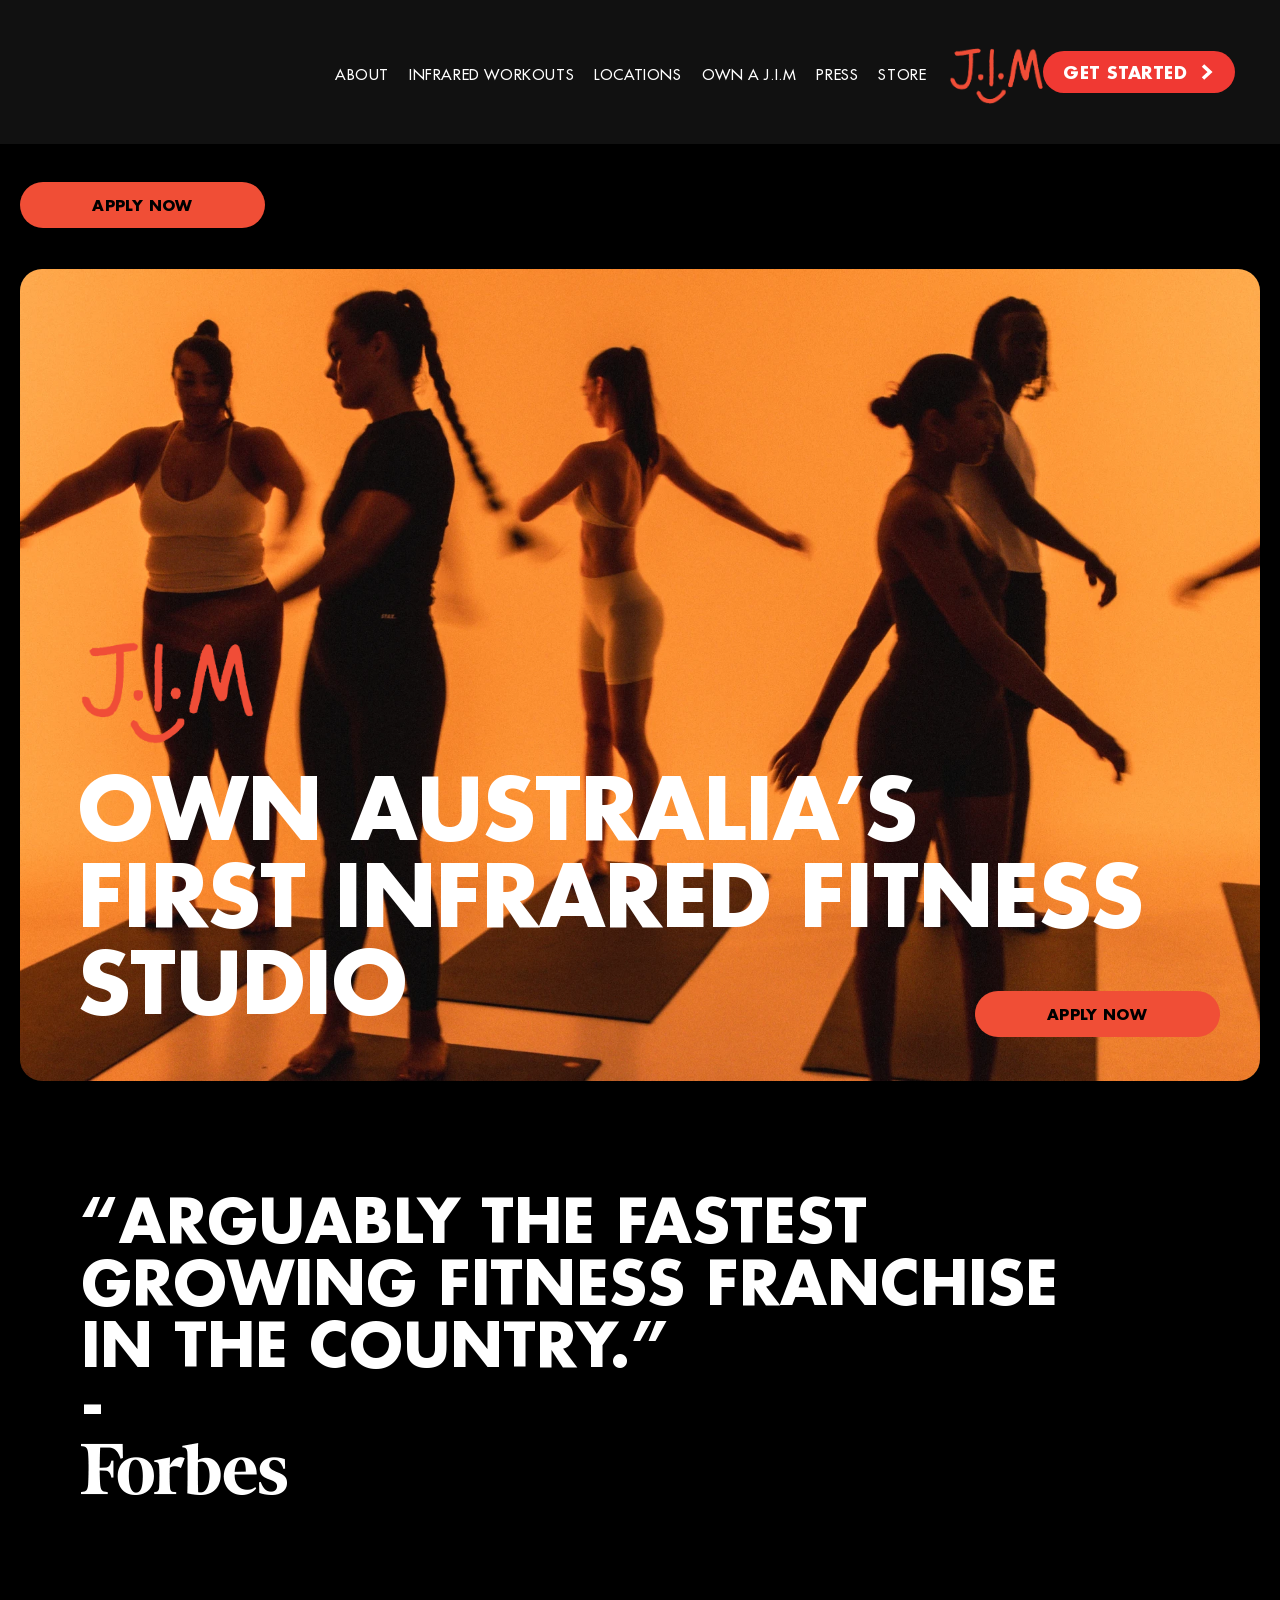
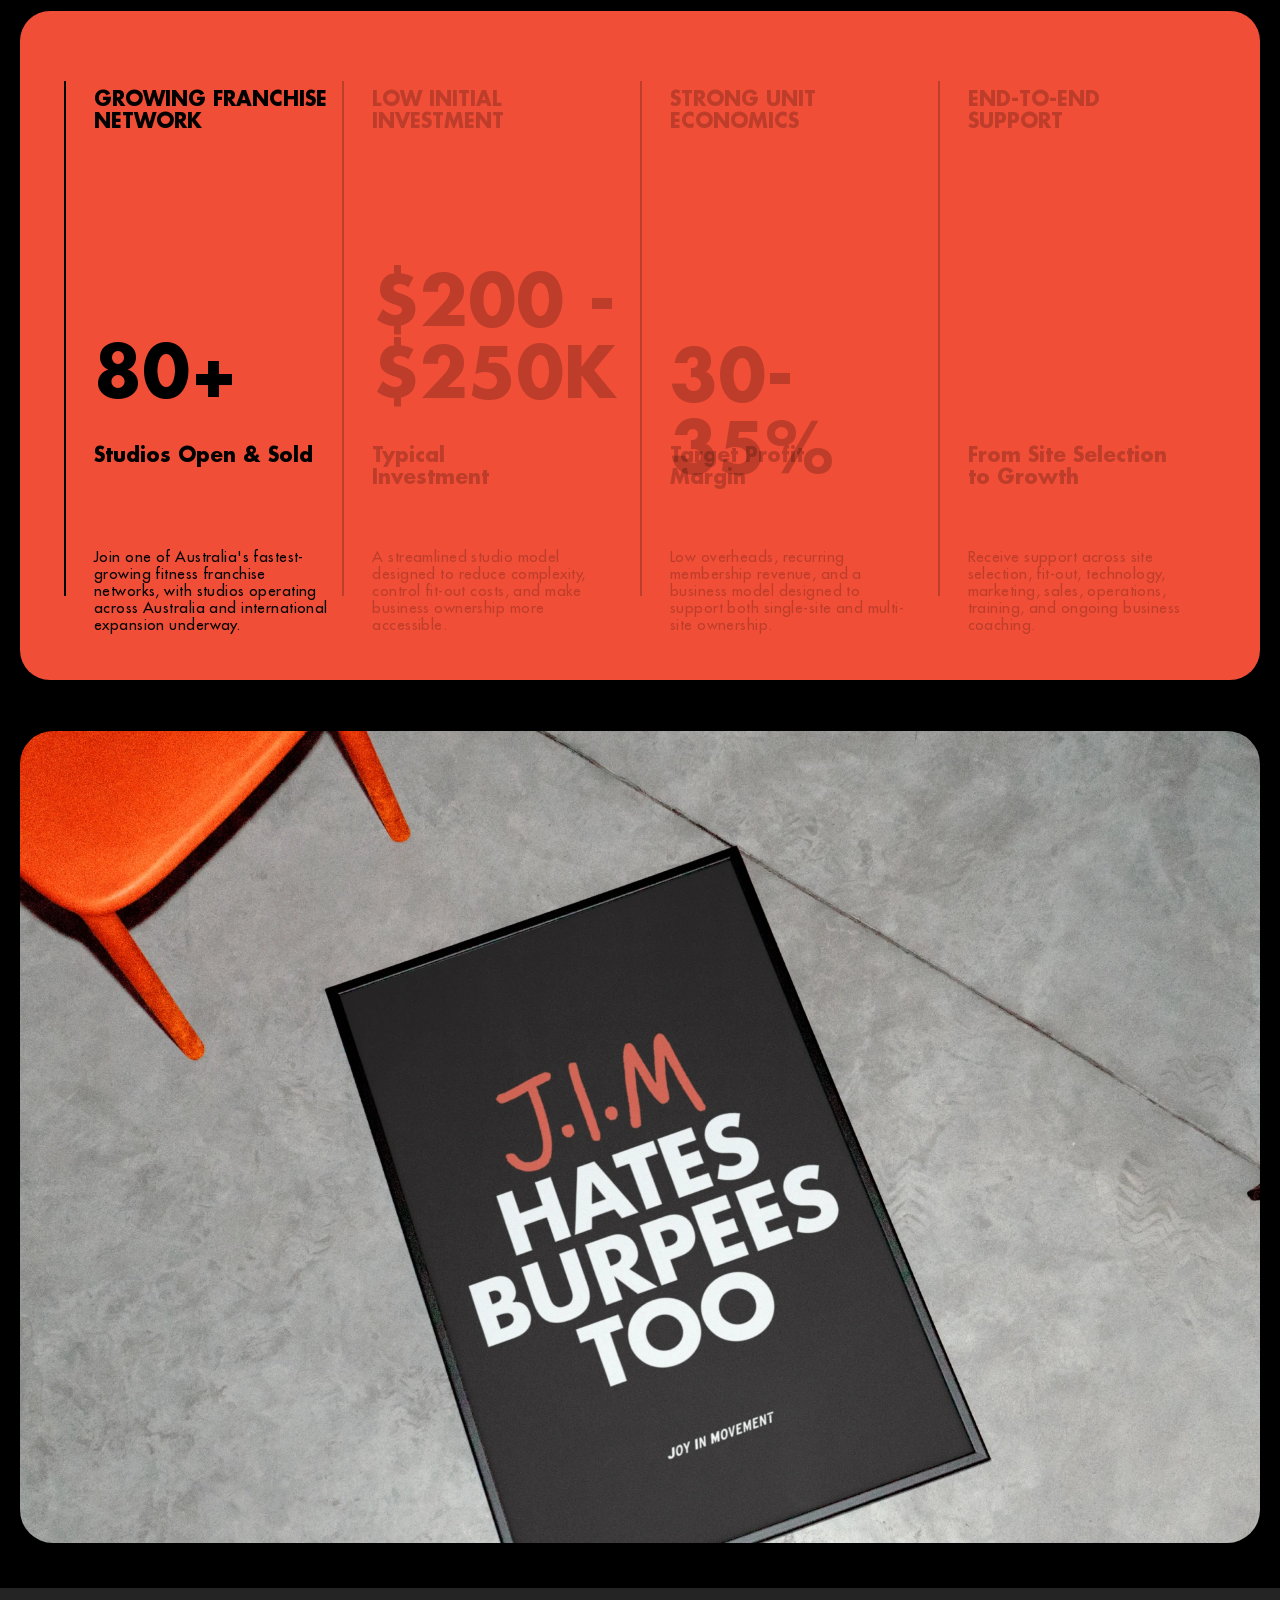
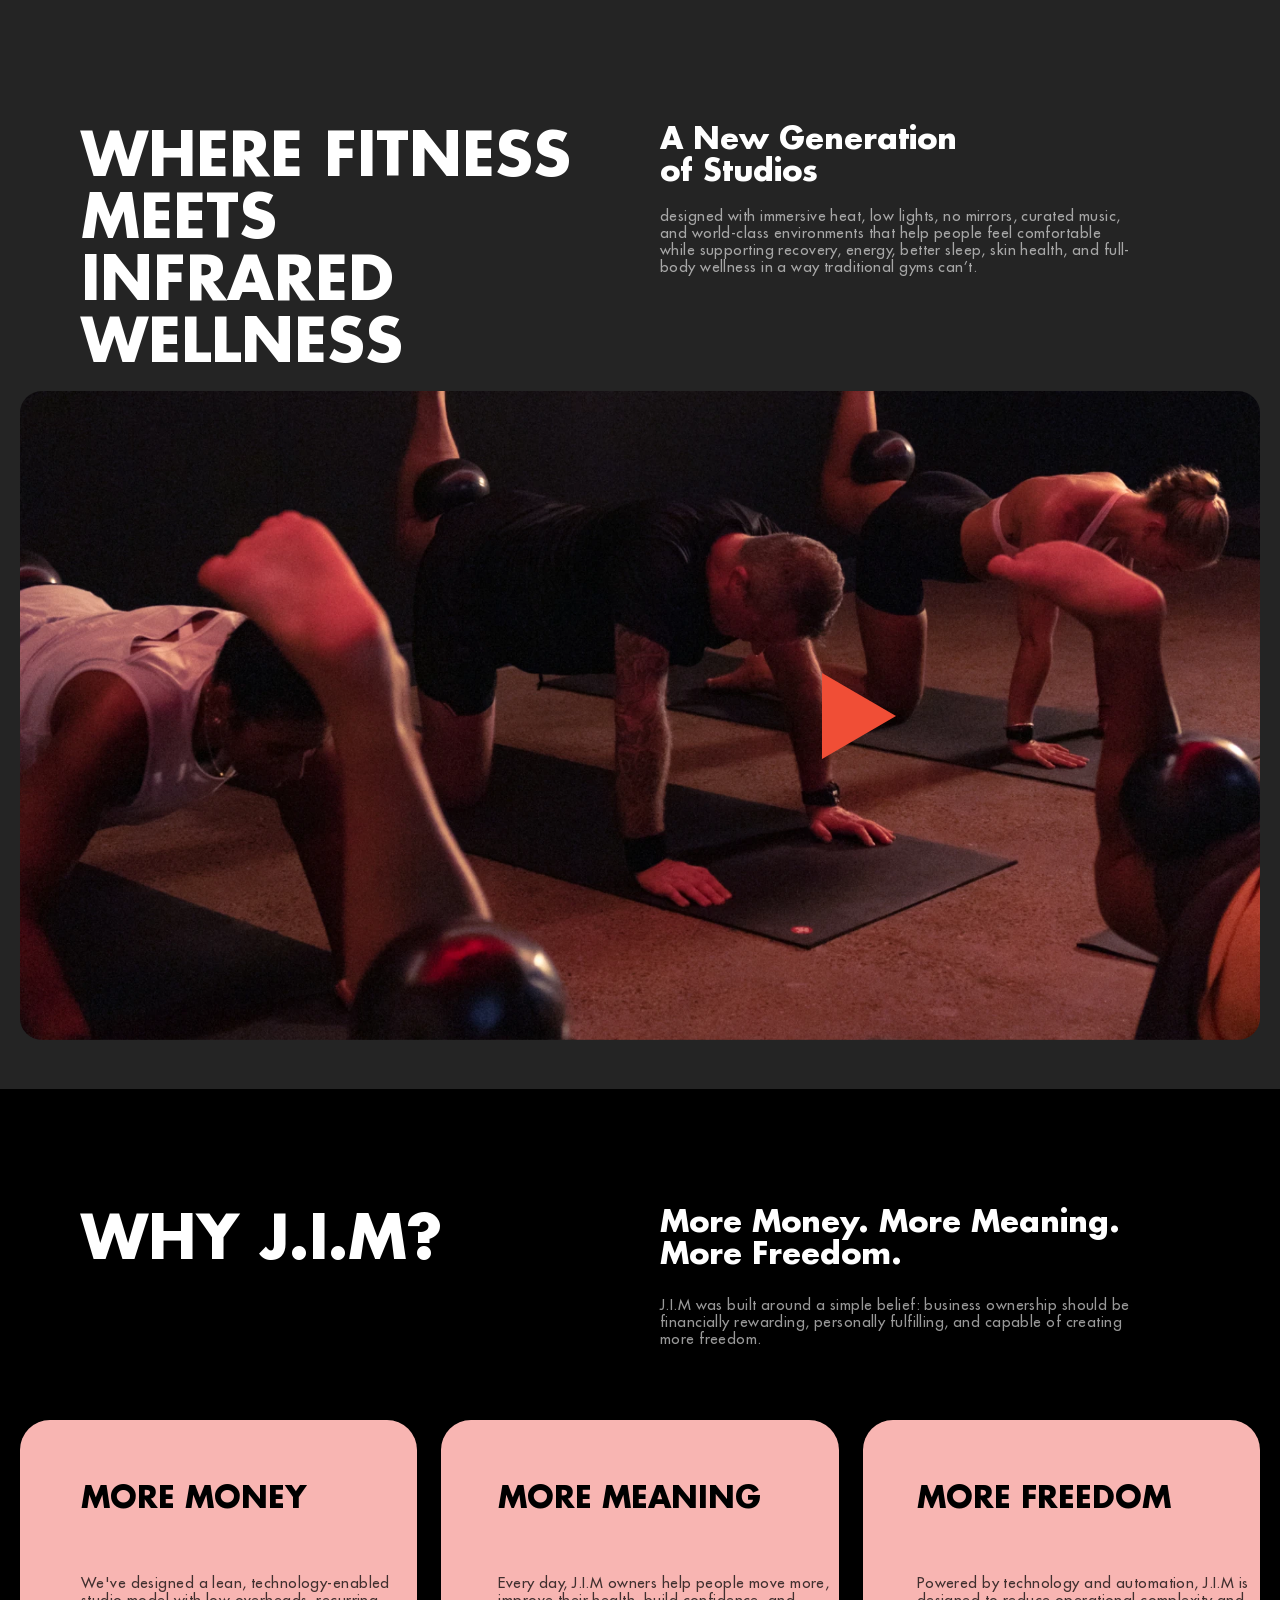
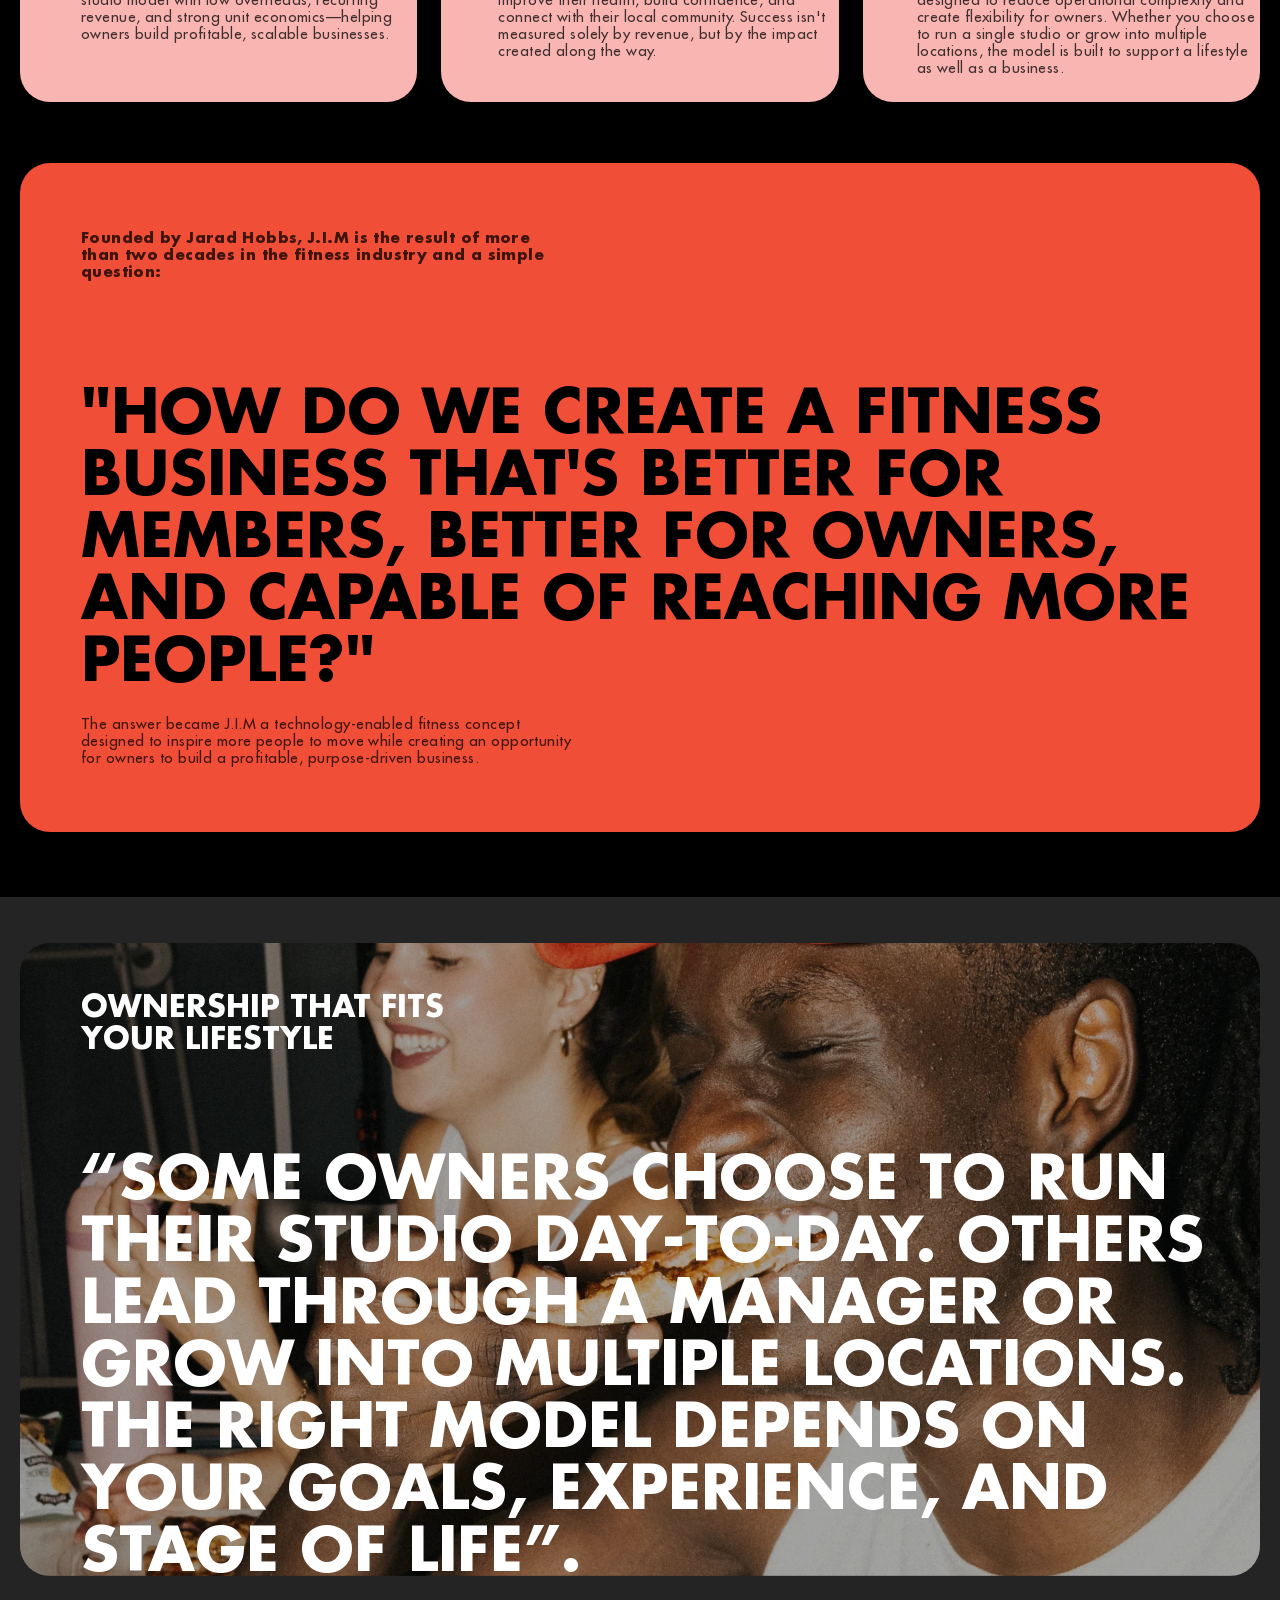
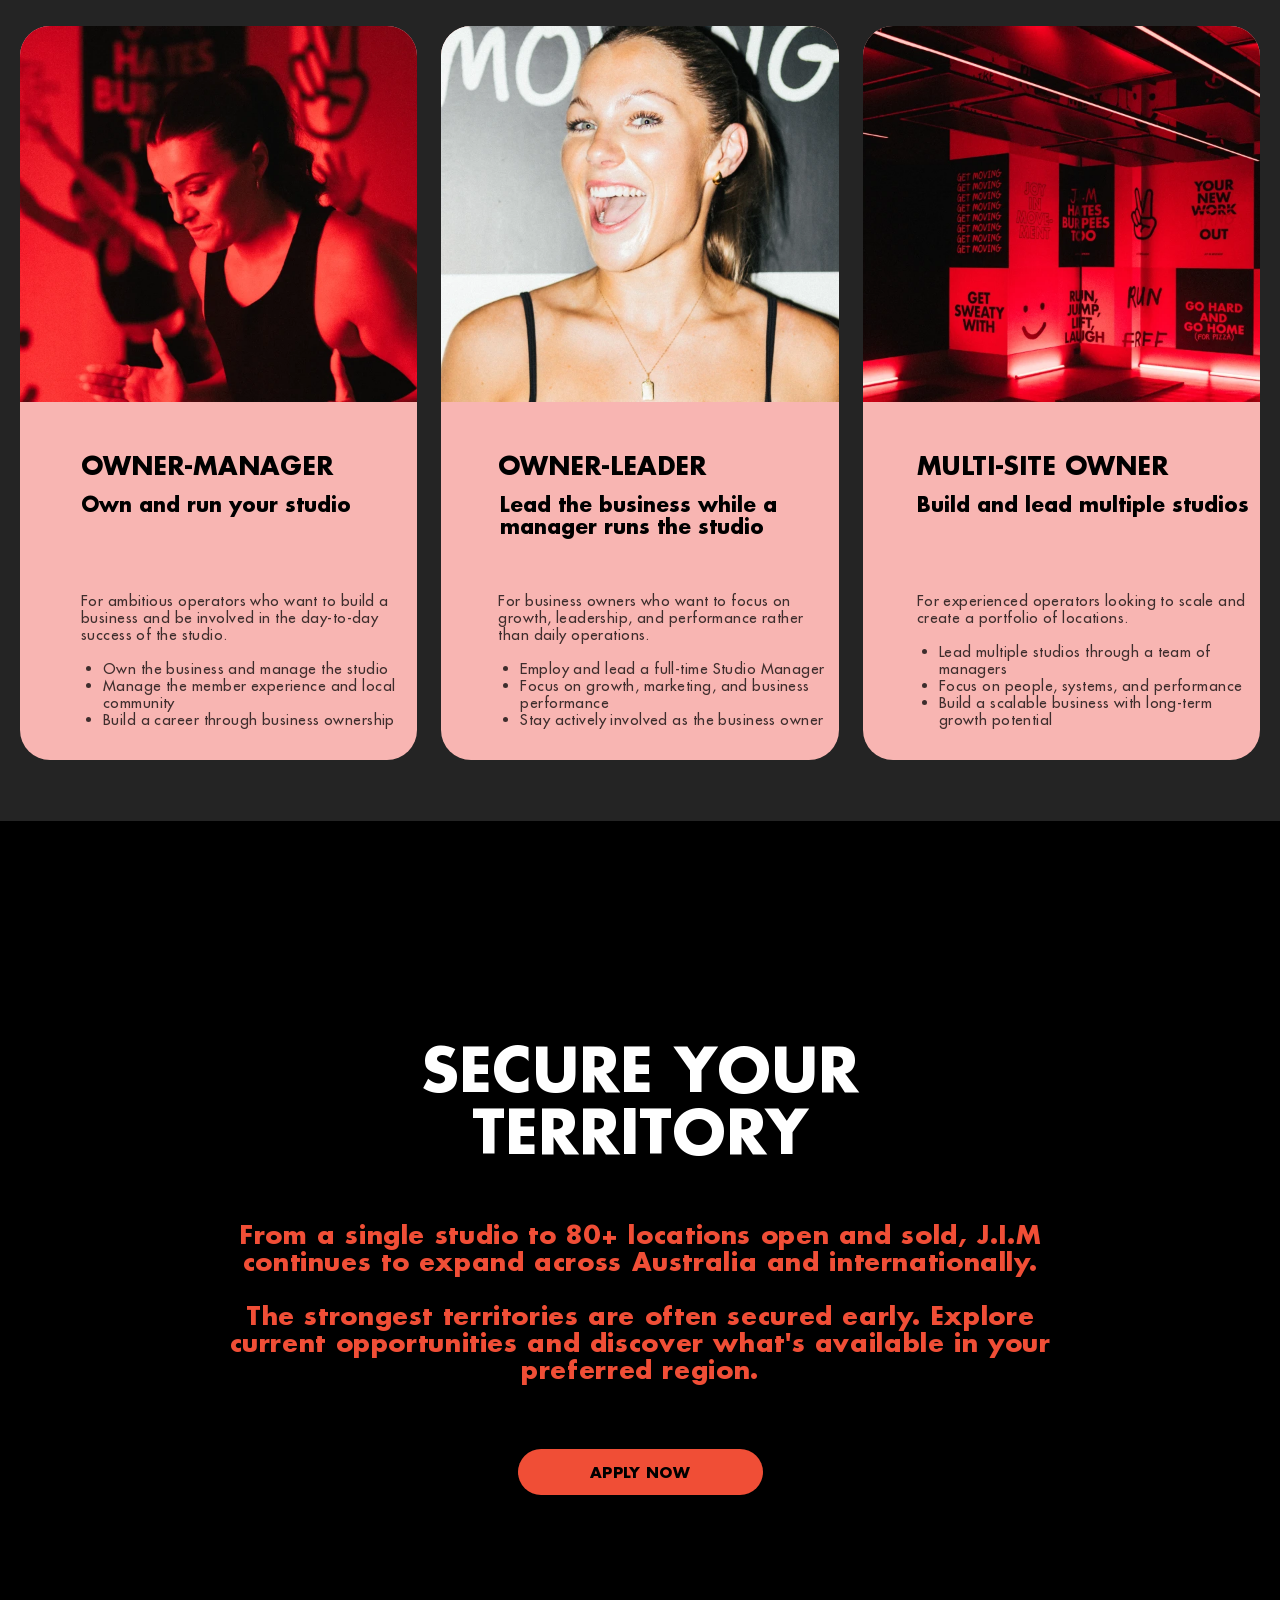
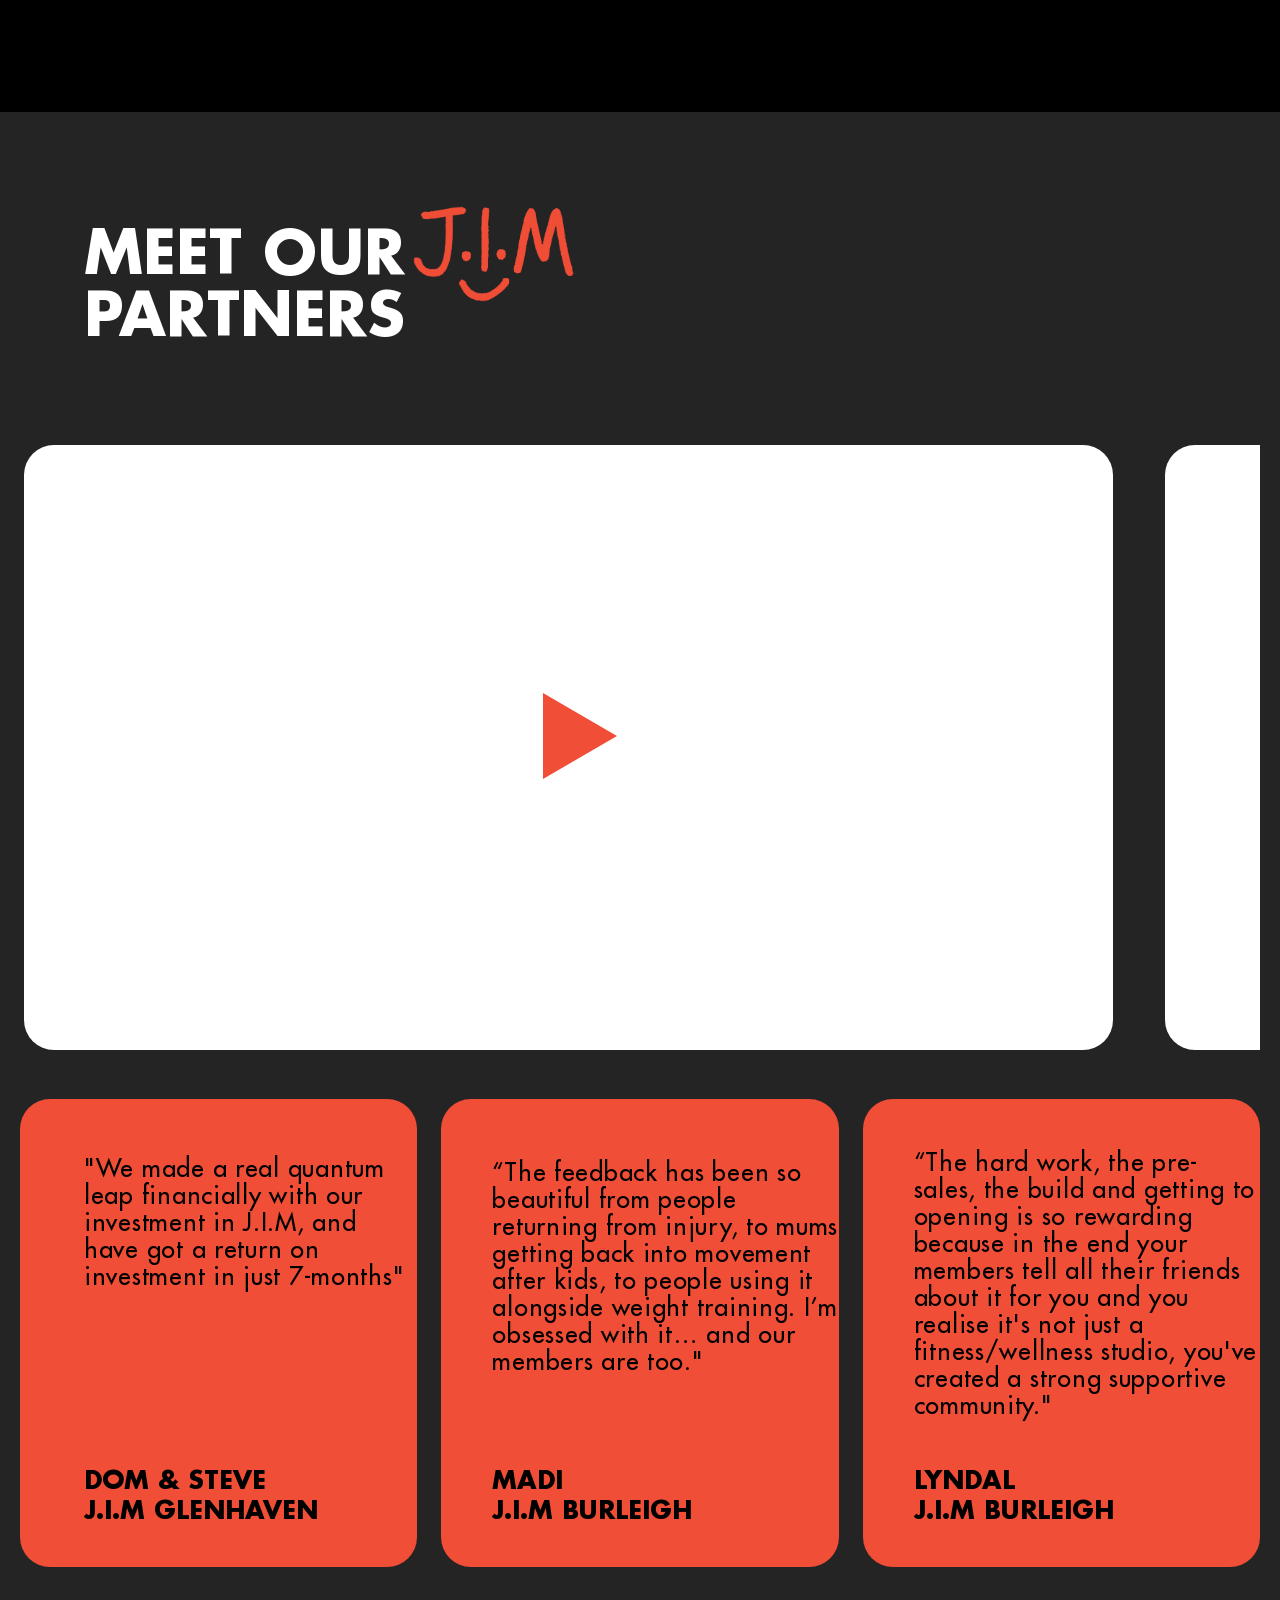
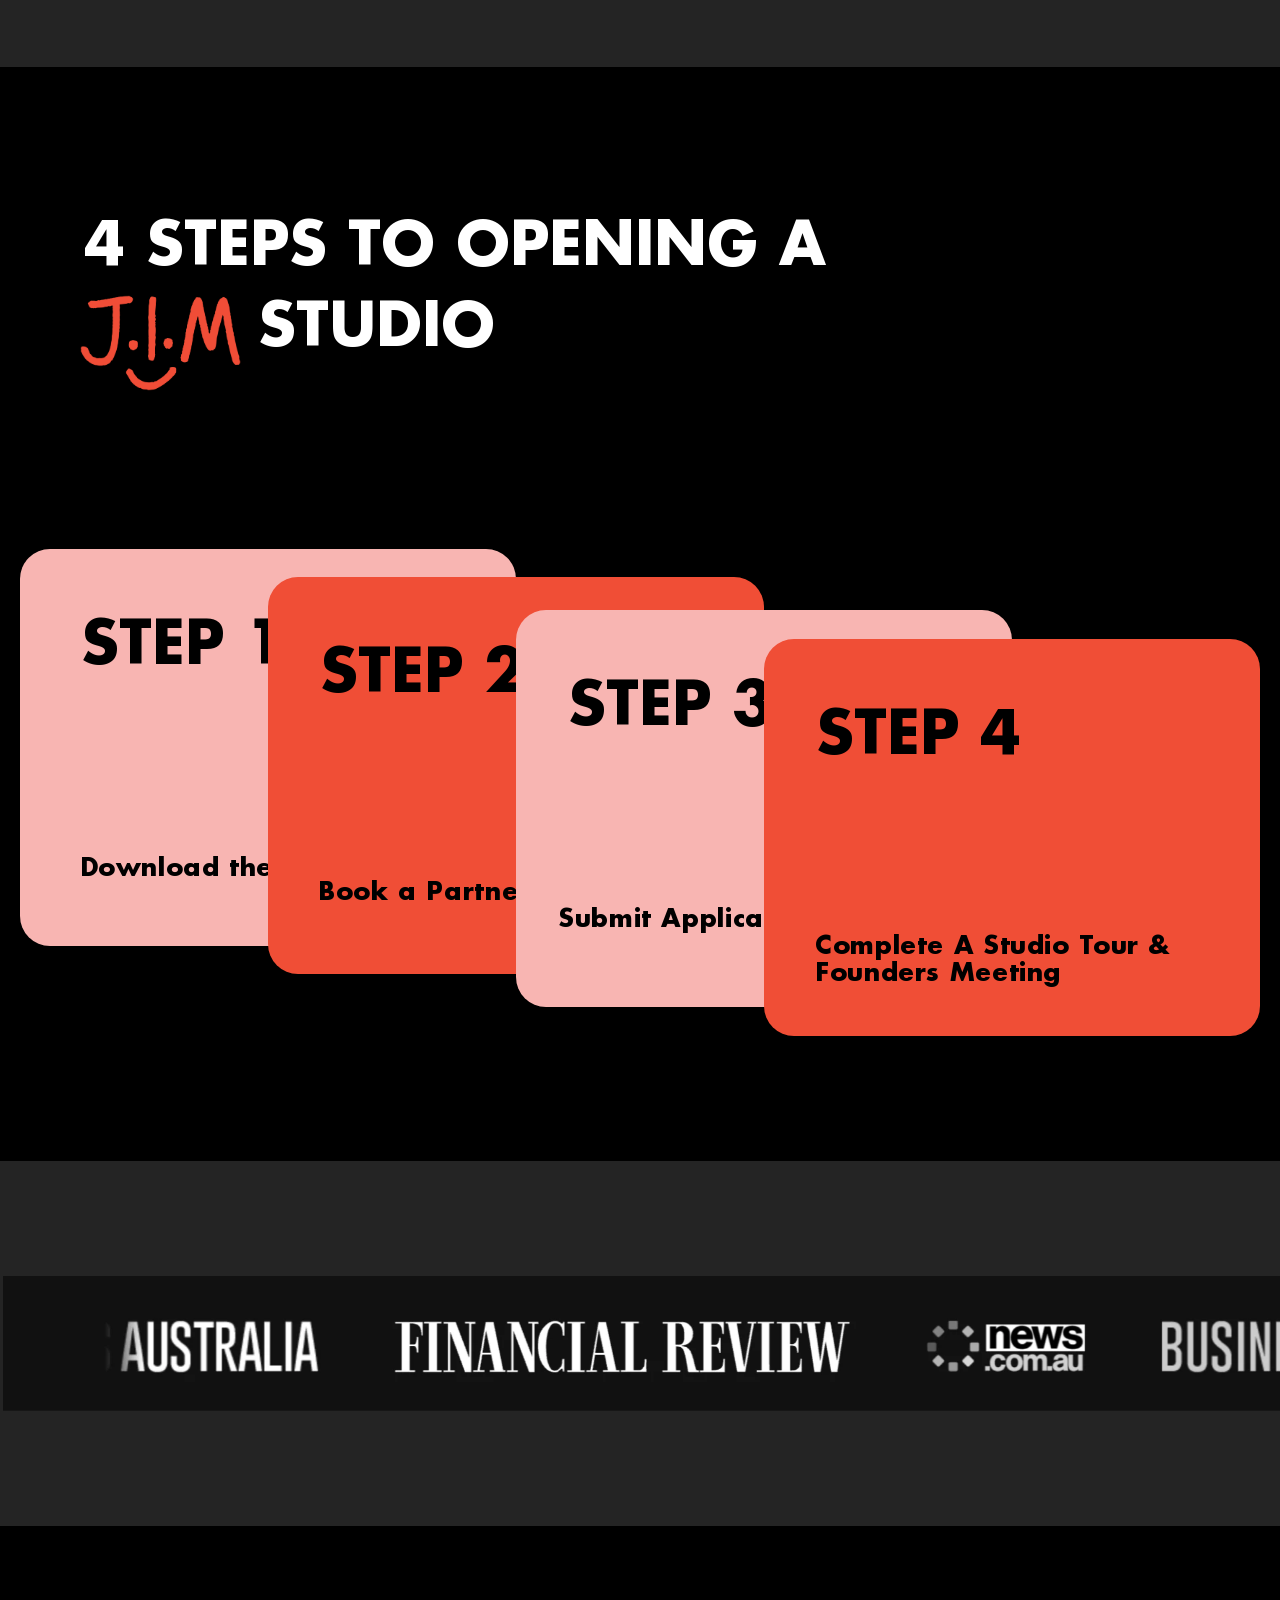
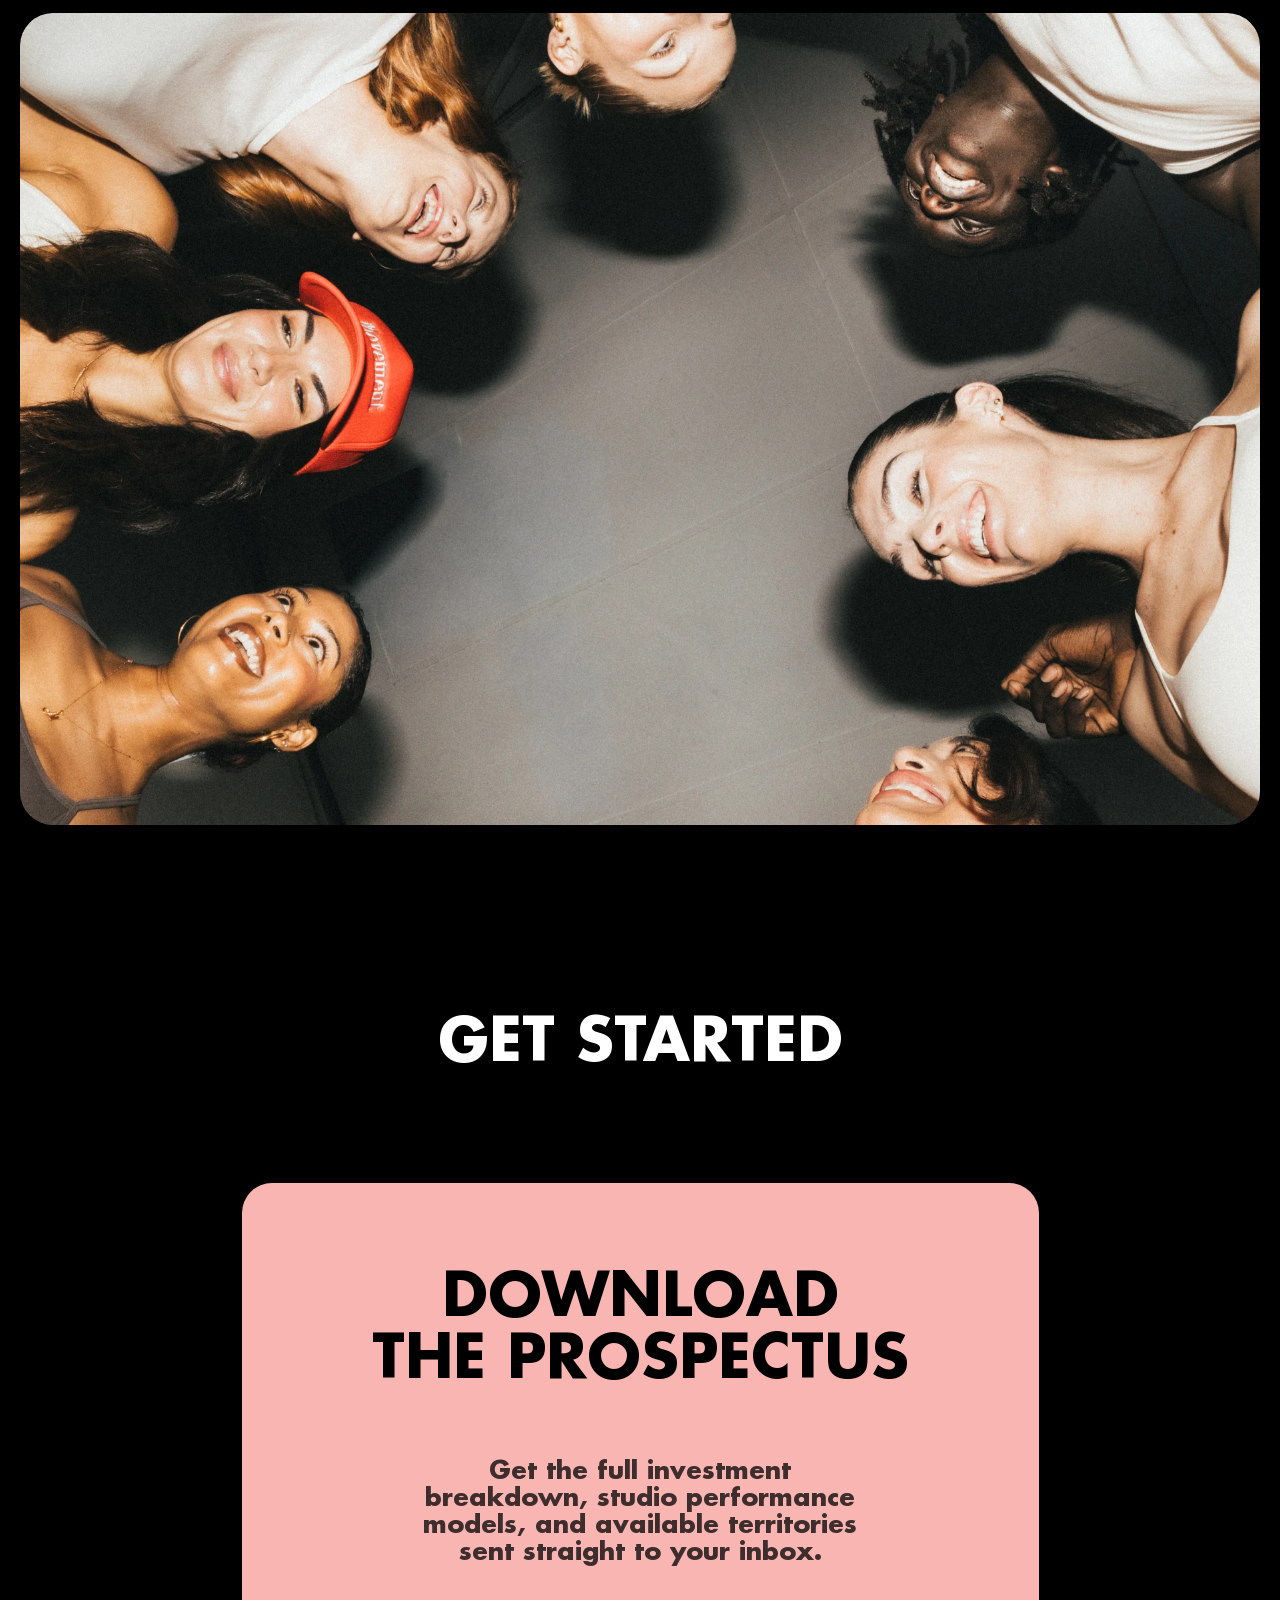
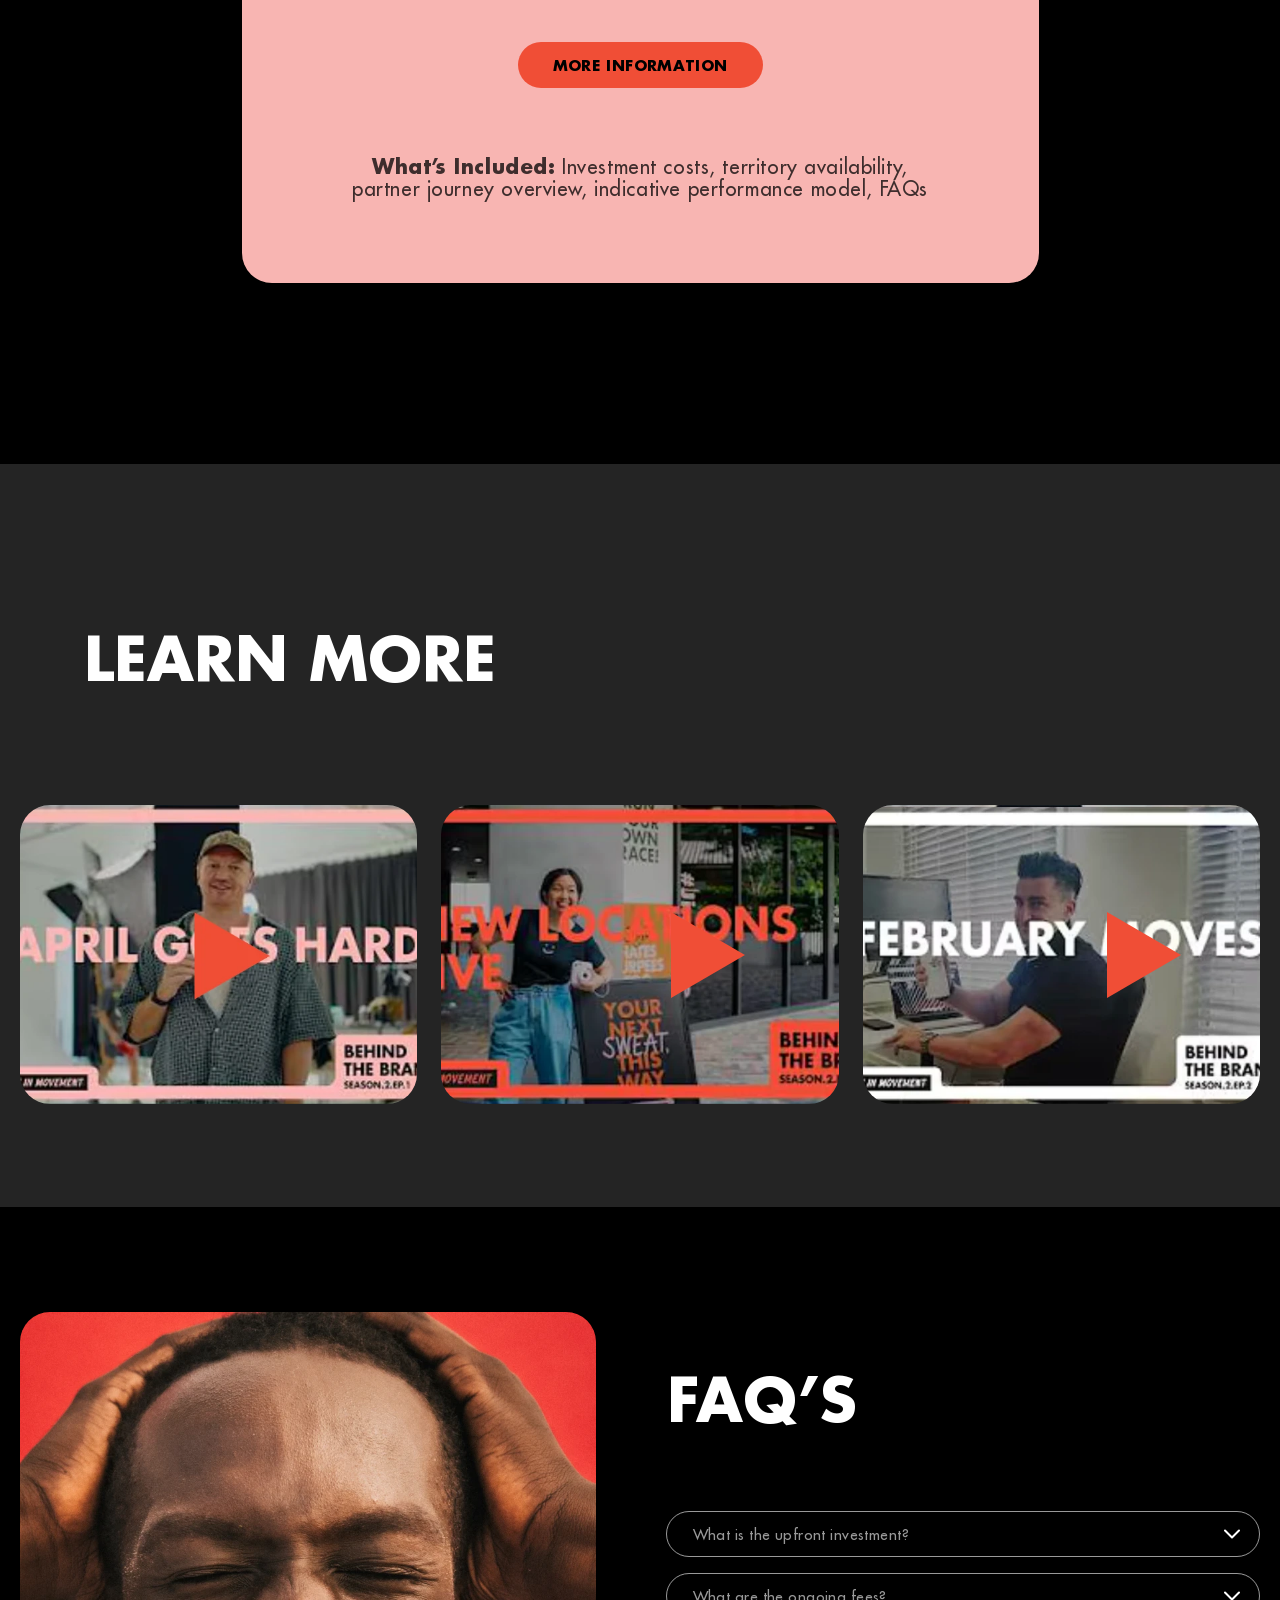
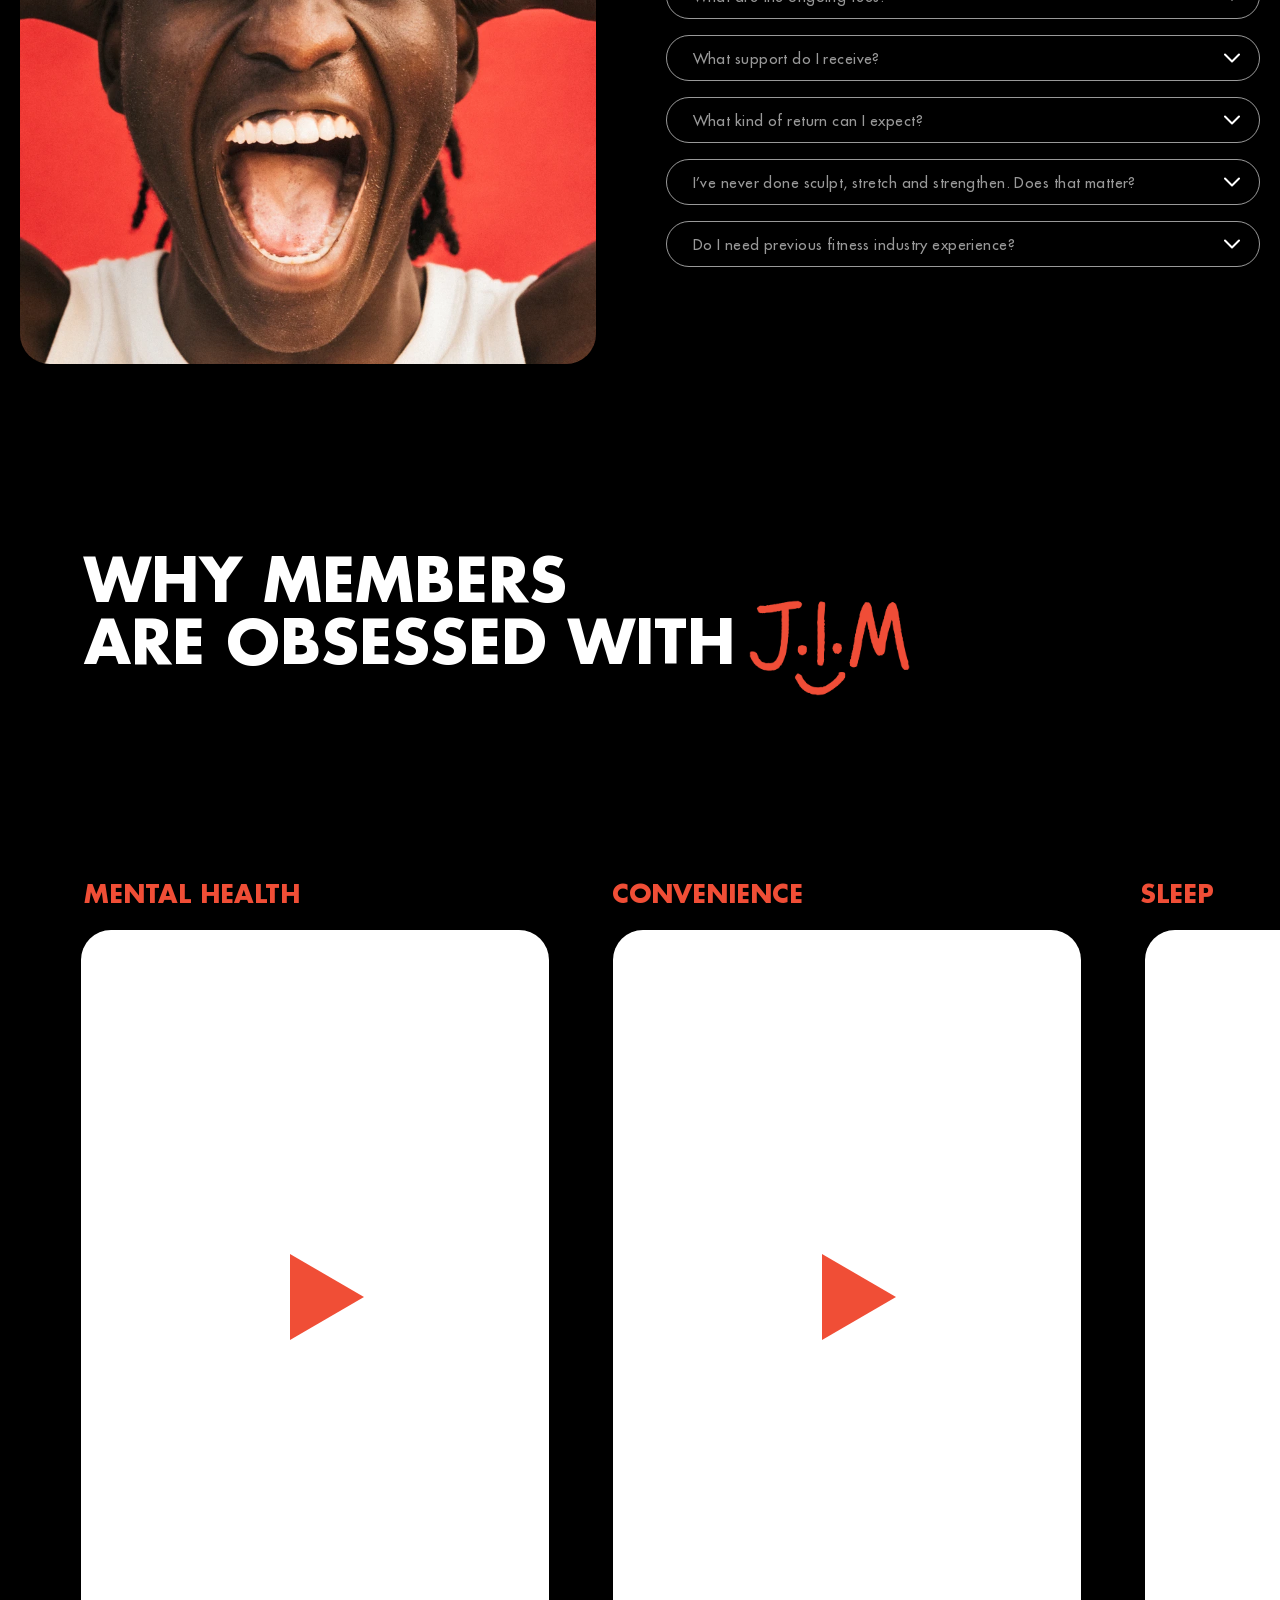
<file: own-a-jim.html>
<!doctype html>
<html lang="en">
  <head>
    <meta charset="UTF-8" />
    <meta name="viewport" content="width=device-width, initial-scale=1.0" />
    <title>Own A J.I.M | Australia's First Infrared Fitness Studio</title>
    <link rel="stylesheet" href="css/fonts.css" />
    <link rel="stylesheet" href="css/home.css" />
    <link rel="stylesheet" href="css/faq.css" />
    <link rel="stylesheet" href="css/articles.css" />
    <link rel="stylesheet" href="css/press.css" />
    <link rel="stylesheet" href="css/about.css" />
    <link rel="stylesheet" href="css/own-a-jim.css" />
  </head>
  <body>
    <!-- =========================================================================
       1. Top Header Bar
       ========================================================================= -->
    <header class="jim-header jim-header--own">
      <div class="header-inner">
        <nav class="header-nav" aria-label="Main Navigation">
          <ul class="nav-links-list">
            <li style="--x: 161px">
              <a href="about.html" class="nav-link">ABOUT</a>
              <svg class="own-nav-caret" width="11" height="6" viewBox="0 0 11 6" fill="none" aria-hidden="true">
                <path d="M1 1l4.5 4L10 1" stroke="currentColor" stroke-width="1.2" />
              </svg>
            </li>
            <li style="--x: 280px"><a href="infrared.html" class="nav-link">INFRARED WORKOUTS</a></li>
            <li style="--x: 537px"><a href="locations.html" class="nav-link">LOCATIONS</a></li>
            <li style="--x: 977px"><a href="own-a-jim.html" class="nav-link active">OWN A J.I.M</a></li>
            <li style="--x: 1136px"><a href="press.html" class="nav-link">PRESS</a></li>
            <li style="--x: 1222px"><a href="#store" class="nav-link">STORE</a></li>
          </ul>
        </nav>
        <a href="index.html" class="header-logo" aria-label="J.I.M Home">
          <img src="assets/jim_logo_script.webp" alt="J.I.M" class="logo-script-img" />
        </a>
        <div class="header-action">
          <a href="classes.html" class="header-btn-get-started">
            GET STARTED
            <svg width="16" height="16" viewBox="0 0 16 16" fill="none" aria-hidden="true">
              <path d="M4 1.5L11 8l-7 6.5" stroke="#ffffff" stroke-width="3.5" />
            </svg>
          </a>
          <button class="mobile-nav-toggle" id="mobileToggle" aria-label="Toggle navigation menu">
            <span></span>
            <span></span>
            <span></span>
          </button>
        </div>
      </div>
    </header>

    <main>
      <!-- =========================================================================
         2. Apply bar + hero (144 - 1081px)
         ========================================================================= -->
      <div class="own-apply-bar">
        <div class="content-container"><a href="#apply" class="own-pill own-pill--bar">APPLY NOW</a></div>
      </div>
      <section class="section-hero own-hero">
        <div class="hero-frame">
          <img src="assets/own_hero.webp" alt="Infrared class at J.I.M" class="hero-img" />
          <img src="assets/jim_logo_script.webp" alt="J.I.M" class="page-hero-logo own-hero-logo" />
          <h1 class="page-hero-title own-hero-title">OWN AUSTRALIA’S<br />FIRST INFRARED FITNESS<br />STUDIO</h1>
          <a href="#apply" class="own-pill own-pill--hero">APPLY NOW</a>
        </div>
      </section>

      <!-- =========================================================================
         3. Forbes quote (1189 - 1495px)
         ========================================================================= -->
      <section class="own-quote">
        <div class="content-container">
          <blockquote class="own-quote-text">
            “ARGUABLY THE FASTEST<br />GROWING FITNESS FRANCHISE<br />IN THE COUNTRY.”<br />-
          </blockquote>
          <img src="assets/own_forbes_logo.webp" alt="Forbes" class="own-quote-logo" />
        </div>
      </section>

      <!-- =========================================================================
         4. Key numbers - red card (1611 - 2280px)
         ========================================================================= -->
      <section class="own-stats">
        <div class="content-container">
          <div class="own-stats-card">
            <div class="own-stat">
              <h3 class="own-stat-head">GROWING FRANCHISE<br />NETWORK</h3>
              <p class="own-stat-num">80+</p>
              <p class="own-stat-label">Studios Open &amp; Sold</p>
              <p class="own-stat-desc">
                Join one of Australia's fastest-growing fitness franchise networks, with studios operating across
                Australia and international expansion underway.
              </p>
            </div>
            <div class="own-stat is-dim">
              <h3 class="own-stat-head">LOW INITIAL<br />INVESTMENT</h3>
              <p class="own-stat-num">$200 -<br />$250K</p>
              <p class="own-stat-label">Typical Investment</p>
              <p class="own-stat-desc">
                A streamlined studio model designed to reduce complexity, control fit-out costs, and make business
                ownership more accessible.
              </p>
            </div>
            <div class="own-stat is-dim">
              <h3 class="own-stat-head">STRONG UNIT<br />ECONOMICS</h3>
              <p class="own-stat-num">30-35%</p>
              <p class="own-stat-label">Target Profit Margin</p>
              <p class="own-stat-desc">
                Low overheads, recurring membership revenue, and a business model designed to support both single-site
                and multi-site ownership.
              </p>
            </div>
            <div class="own-stat is-dim">
              <h3 class="own-stat-head">END-TO-END<br />SUPPORT</h3>

              <p class="own-stat-label">From Site Selection<br />to Growth</p>
              <p class="own-stat-desc">
                Receive support across site selection, fit-out, technology, marketing, sales, operations, training, and
                ongoing business coaching.
              </p>
            </div>
          </div>
        </div>
      </section>

      <!-- =========================================================================
         5. J.I.M hates burpees too - poster (2331 - 3143px)
         ========================================================================= -->
      <section class="section-photo-banner own-poster">
        <div class="banner-frame banner-frame--812">
          <img src="assets/own_poster.webp" alt="J.I.M hates burpees too" class="banner-photo-img" />
        </div>
      </section>

      <!-- =========================================================================
         6. Where fitness meets infrared wellness - #242424 band (3188 - 4289px)
         ========================================================================= -->
      <section class="about-video-band own-video-band">
        <div class="content-container">
          <div class="about-video-head">
            <h2 class="about-video-title">WHERE FITNESS MEETS<br />INFRARED WELLNESS</h2>
            <div class="about-video-copy">
              <h3 class="subtitle-30 about-video-sub">A New Generation<br />of Studios</h3>
              <p class="about-video-desc">
                designed with immersive heat, low lights, no mirrors, curated music, and world-class environments that
                help people feel comfortable while supporting recovery, energy, better sleep, skin health, and full-body
                wellness in a way traditional gyms can’t.
              </p>
            </div>
          </div>
          <div class="wellness-video-frame about-video-frame">
            <img src="assets/own_video.webp" alt="Infrared class in the J.I.M studio" class="about-video-img" />
            <button type="button" class="wellness-video-play-btn about-video-play" aria-label="Play video">
              <svg width="74" height="86" viewBox="0 0 74 86" aria-hidden="true">
                <polygon points="0,0 74,43 0,86" fill="#F04E36" />
              </svg>
            </button>
          </div>
        </div>
      </section>

      <!-- =========================================================================
         7. WHY J.I.M? (4405 - 4902px)
         ========================================================================= -->
      <section class="own-why">
        <div class="content-container">
          <div class="about-video-head own-why-head">
            <h2 class="about-video-title">WHY J.I.M?</h2>
            <div class="about-video-copy">
              <h3 class="subtitle-30 about-video-sub">More Money. More Meaning.<br />More Freedom.</h3>
              <p class="about-video-desc own-why-desc">
                J.I.M was built around a simple belief: business ownership should be financially rewarding, personally
                fulfilling, and capable of creating more freedom.
              </p>
            </div>
          </div>
          <div class="own-why-cards">
            <article class="own-why-card">
              <h3 class="own-why-card-title">More Money</h3>
              <p class="own-why-card-desc">
                We've designed a lean, technology-enabled studio model with low overheads, recurring revenue, and strong
                unit economics—helping owners build profitable, scalable businesses.
              </p>
            </article>
            <article class="own-why-card">
              <h3 class="own-why-card-title">More Meaning</h3>
              <p class="own-why-card-desc">
                Every day, J.I.M owners help people move more, improve their health, build confidence, and connect with
                their local community. Success isn't measured solely by revenue, but by the impact created along the
                way.
              </p>
            </article>
            <article class="own-why-card">
              <h3 class="own-why-card-title">More Freedom</h3>
              <p class="own-why-card-desc">
                Powered by technology and automation, J.I.M is designed to reduce operational complexity and create
                flexibility for owners. Whether you choose to run a single studio or grow into multiple locations, the
                model is built to support a lifestyle as well as a business.
              </p>
            </article>
          </div>
        </div>
      </section>

      <!-- =========================================================================
         8. Founder question - red card (4963 - 5632px)
         ========================================================================= -->
      <section class="own-founder">
        <div class="content-container">
          <div class="own-founder-card">
            <p class="own-founder-intro">
              Founded by Jarad Hobbs, J.I.M is the result of more than two decades in the fitness industry and a simple
              question:
            </p>
            <blockquote class="own-founder-quote">
              "How do we create a fitness business that's better for members, better for owners, and capable of reaching
              more people?"
            </blockquote>
            <p class="own-founder-answer">
              The answer became J.I.M a technology-enabled fitness concept designed to inspire more people to move while
              creating an opportunity for owners to build a profitable, purpose-driven business.
            </p>
          </div>
        </div>
      </section>

      <!-- =========================================================================
         9. Ownership that fits your lifestyle - #242424 band (5697 - 7221px)
         ========================================================================= -->
      <section class="own-ownership-band">
        <div class="content-container">
          <div class="own-ownership-hero">
            <img src="assets/own_ownership.webp" alt="" class="own-ownership-img" />
            <h2 class="own-ownership-kicker">Ownership That Fits<br />Your Lifestyle</h2>
            <blockquote class="own-ownership-quote">
              “Some owners choose to run their studio day-to-day. Others lead through a manager or grow into multiple
              locations. The right model depends on your goals, experience, and stage of life”.
            </blockquote>
          </div>
          <div class="own-owner-cards">
            <article class="own-owner-card">
              <img src="assets/own_model_1.webp" alt="" class="own-owner-img" />
              <h3 class="own-owner-title">Owner-Manager</h3>
              <p class="own-owner-sub">Own and run your studio</p>
              <div class="own-owner-desc">
                <p>
                  For ambitious operators who want to build a business and be involved in the day-to-day success of the
                  studio.
                </p>
                <ul>
                  <li>Own the business and manage the studio</li>
                  <li>Manage the member experience and local community</li>
                  <li>Build a career through business ownership</li>
                </ul>
              </div>
            </article>
            <article class="own-owner-card">
              <img src="assets/own_model_2.webp" alt="" class="own-owner-img" />
              <h3 class="own-owner-title">Owner-Leader</h3>
              <p class="own-owner-sub">Lead the business while a manager runs the studio</p>
              <div class="own-owner-desc">
                <p>
                  For business owners who want to focus on growth, leadership, and performance rather than daily
                  operations.
                </p>
                <ul>
                  <li>Employ and lead a full-time Studio Manager</li>
                  <li>Focus on growth, marketing, and business performance</li>
                  <li>Stay actively involved as the business owner</li>
                </ul>
              </div>
            </article>
            <article class="own-owner-card">
              <img src="assets/own_model_3.webp" alt="" class="own-owner-img" />
              <h3 class="own-owner-title">Multi-Site Owner</h3>
              <p class="own-owner-sub">Build and lead multiple studios</p>
              <div class="own-owner-desc">
                <p>For experienced operators looking to scale and create a portfolio of locations.</p>
                <ul>
                  <li>Lead multiple studios through a team of managers</li>
                  <li>Focus on people, systems, and performance</li>
                  <li>Build a scalable business with long-term growth potential</li>
                </ul>
              </div>
            </article>
          </div>
        </div>
      </section>

      <!-- =========================================================================
         10. SECURE YOUR TERRITORY (7438 - 7895px)
         ========================================================================= -->
      <section class="own-territory" id="apply">
        <div class="content-container">
          <h2 class="own-territory-title">SECURE YOUR<br />TERRITORY</h2>
          <div class="own-territory-text">
            <p>
              From a single studio to 80+ locations open and sold, J.I.M continues to expand across Australia and
              internationally.
            </p>
            <p>
              The strongest territories are often secured early. Explore current opportunities and discover what's
              available in your preferred region.
            </p>
          </div>
          <a href="#apply" class="own-pill own-pill--center">APPLY NOW</a>
        </div>
      </section>

      <!-- =========================================================================
         11. Meet our partners - #242424 band (8112 - 9667px)
         ========================================================================= -->
      <section class="own-partners-band">
        <div class="content-container">
          <div class="own-partners-head">
            <h2 class="own-partners-title">MEET OUR<br />PARTNERS</h2>
            <img src="assets/jim_logo_script.webp" alt="J.I.M" class="own-partners-logo" />
          </div>
          <div class="own-partner-videos">
            <div class="video-peach-box own-partner-video">
              <button type="button" class="video-play-center-btn own-partner-play" aria-label="Play video">
                <svg width="74" height="86" viewBox="0 0 74 86" aria-hidden="true">
                  <polygon points="0,0 74,43 0,86" fill="#F04E36" />
                </svg>
              </button>
            </div>
            <div class="video-peach-box own-partner-video">
              <button type="button" class="video-play-center-btn own-partner-play" aria-label="Play video">
                <svg width="74" height="86" viewBox="0 0 74 86" aria-hidden="true">
                  <polygon points="0,0 74,43 0,86" fill="#F04E36" />
                </svg>
              </button>
            </div>
          </div>
          <div class="own-partner-quotes">
            <figure class="own-partner-quote">
              <blockquote>
                "We made a real quantum leap financially with our investment in J.I.M, and have got a return on
                investment in just 7-months"
              </blockquote>
              <figcaption><strong>Dom &amp; Steve</strong><br />J.I.M Glenhaven</figcaption>
            </figure>
            <figure class="own-partner-quote">
              <blockquote>
                “The feedback has been so beautiful from people returning from injury, to mums getting back into
                movement after kids, to people using it alongside weight training. I’m obsessed with it… and our members
                are too."
              </blockquote>
              <figcaption><strong>MADI</strong><br />J.I.M BURLEIGH</figcaption>
            </figure>
            <figure class="own-partner-quote">
              <blockquote>
                “The hard work, the pre-sales, the build and getting to opening is so rewarding because in the end your
                members tell all their friends about it for you and you realise it's not just a fitness/wellness studio,
                you've created a strong supportive community."
              </blockquote>
              <figcaption><strong>Lyndal</strong><br />J.I.M BURLEIGH</figcaption>
            </figure>
          </div>
        </div>
      </section>

      <!-- =========================================================================
         12. 4 steps to opening a J.I.M studio (9811 - 10636px)
         ========================================================================= -->
      <section class="own-steps">
        <div class="content-container">
          <div class="own-steps-head">
            <h2 class="own-steps-title">4 STEPS TO OPENING A<br /><span class="own-steps-studio">STUDIO</span></h2>
            <img src="assets/jim_logo_script.webp" alt="J.I.M" class="own-steps-logo" />
          </div>
          <div class="own-steps-stack">
            <article class="own-step own-step--1">
              <h3 class="own-step-title">STEP 1</h3>
              <p class="own-step-text">Download the info pack</p>
            </article>
            <article class="own-step own-step--2">
              <h3 class="own-step-title">STEP 2</h3>
              <p class="own-step-text">Book a Partner Fit Call</p>
            </article>
            <article class="own-step own-step--3">
              <h3 class="own-step-title">STEP 3</h3>
              <p class="own-step-text">Submit Application</p>
            </article>
            <article class="own-step own-step--4">
              <h3 class="own-step-title">STEP 4</h3>
              <p class="own-step-text">Complete A Studio Tour &amp; Founders Meeting</p>
            </article>
          </div>
        </div>
      </section>

      <!-- =========================================================================
         13. As-seen-in ticker (10761 - 11126px)
         ========================================================================= -->
      <section class="press-ticker-band own-ticker-band">
        <img
          src="assets/press_ticker_logos.webp"
          alt="As seen in Australian and business press"
          class="press-ticker-img"
        />
      </section>

      <!-- =========================================================================
         14. Faces banner (11213 - 12025px)
         ========================================================================= -->
      <section class="section-photo-banner own-faces">
        <div class="banner-frame banner-frame--812">
          <img src="assets/own_faces.webp" alt="J.I.M members smiling together" class="banner-photo-img" />
        </div>
      </section>

      <!-- =========================================================================
         15. Get started - prospectus card (12207 - 13083px)
         ========================================================================= -->
      <section class="own-prospectus">
        <div class="content-container">
          <h2 class="own-prospectus-heading">GET STARTED</h2>
          <div class="own-prospectus-card">
            <h3 class="own-prospectus-title">DOWNLOAD<br />THE PROSPECTUS</h3>
            <p class="own-prospectus-desc">
              Get the full investment breakdown, studio performance models, and available territories sent straight to
              your inbox.
            </p>
            <a href="#prospectus" class="own-pill own-pill--more">MORE INFORMATION</a>
            <p class="own-prospectus-included">
              <strong>What’s Included:</strong> Investment costs, territory availability, partner journey overview,
              indicative performance model, FAQs
            </p>
          </div>
        </div>
      </section>

      <!-- =========================================================================
         16. Learn more - #242424 band (13264 - 14007px)
         ========================================================================= -->
      <section class="own-learn-band">
        <div class="content-container">
          <h2 class="own-learn-title">LEARN MORE</h2>
          <div class="own-learn-grid">
            <div class="own-learn-item">
              <img src="assets/own_learn_1.webp" alt="" class="own-learn-img" />
            </div>
            <div class="own-learn-item">
              <img src="assets/own_learn_2.webp" alt="" class="own-learn-img" />
              <button type="button" class="video-play-center-btn own-learn-play" aria-label="Play video">
                <svg width="74" height="86" viewBox="0 0 74 86" aria-hidden="true">
                  <polygon points="0,0 74,43 0,86" fill="#F04E36" />
                </svg>
              </button>
            </div>
            <div class="own-learn-item">
              <img src="assets/own_learn_3.webp" alt="" class="own-learn-img" />
              <button type="button" class="video-play-center-btn own-learn-play" aria-label="Play video">
                <svg width="74" height="86" viewBox="0 0 74 86" aria-hidden="true">
                  <polygon points="0,0 74,43 0,86" fill="#F04E36" />
                </svg>
              </button>
            </div>
          </div>
        </div>
      </section>

      <!-- =========================================================================
         17. FAQ's (14112 - 14764px)
         ========================================================================= -->
      <section class="own-faq" id="faqs">
        <div class="content-container own-faq-inner">
          <img src="assets/own_faq_man.webp" alt="" class="own-faq-img" />
          <div class="own-faq-list">
            <h2 class="faq-section-title own-faq-title">FAQ’S</h2>
            <details class="faq-pill-details">
              <summary class="faq-pill-summary">
                <span class="faq-question-text">What is the upfront investment?</span>
                <svg class="faq-arrow-icon" width="16" height="10" viewBox="0 0 16 10" fill="none" aria-hidden="true">
                  <path
                    d="M1 1.5L8 8.5L15 1.5"
                    stroke="currentColor"
                    stroke-width="2"
                    stroke-linecap="round"
                    stroke-linejoin="round"
                  />
                </svg>
              </summary>
              <div class="faq-answer-drawer">
                <p>
                  A typical J.I.M studio investment ranges from $200,000 to $250,000, which includes turnkey fit-out,
                  certified infrared equipment, pre-sale launch marketing, and working capital.
                </p>
              </div>
            </details>
            <details class="faq-pill-details">
              <summary class="faq-pill-summary">
                <span class="faq-question-text">What are the ongoing fees?</span>
                <svg class="faq-arrow-icon" width="16" height="10" viewBox="0 0 16 10" fill="none" aria-hidden="true">
                  <path
                    d="M1 1.5L8 8.5L15 1.5"
                    stroke="currentColor"
                    stroke-width="2"
                    stroke-linecap="round"
                    stroke-linejoin="round"
                  />
                </svg>
              </summary>
              <div class="faq-answer-drawer">
                <p>
                  Our competitive franchise royalty and marketing fund contributions are designed to ensure head office
                  continuously drives customer acquisition and software improvements.
                </p>
              </div>
            </details>
            <details class="faq-pill-details">
              <summary class="faq-pill-summary">
                <span class="faq-question-text">What support do I receive?</span>
                <svg class="faq-arrow-icon" width="16" height="10" viewBox="0 0 16 10" fill="none" aria-hidden="true">
                  <path
                    d="M1 1.5L8 8.5L15 1.5"
                    stroke="currentColor"
                    stroke-width="2"
                    stroke-linecap="round"
                    stroke-linejoin="round"
                  />
                </svg>
              </summary>
              <div class="faq-answer-drawer">
                <p>
                  You receive complete end-to-end guidance from real estate selection and lease negotiation to studio
                  construction, staff hiring, instructor training, and automated systems.
                </p>
              </div>
            </details>
            <details class="faq-pill-details">
              <summary class="faq-pill-summary">
                <span class="faq-question-text">What kind of return can I expect?</span>
                <svg class="faq-arrow-icon" width="16" height="10" viewBox="0 0 16 10" fill="none" aria-hidden="true">
                  <path
                    d="M1 1.5L8 8.5L15 1.5"
                    stroke="currentColor"
                    stroke-width="2"
                    stroke-linecap="round"
                    stroke-linejoin="round"
                  />
                </svg>
              </summary>
              <div class="faq-answer-drawer">
                <p>
                  Historical mature studios operate with strong 30-35% cash operating margins with rapid member
                  acquisition through our pre-sale methodology.
                </p>
              </div>
            </details>
            <details class="faq-pill-details">
              <summary class="faq-pill-summary">
                <span class="faq-question-text">I’ve never done sculpt, stretch and strengthen. Does that matter?</span>
                <svg class="faq-arrow-icon" width="16" height="10" viewBox="0 0 16 10" fill="none" aria-hidden="true">
                  <path
                    d="M1 1.5L8 8.5L15 1.5"
                    stroke="currentColor"
                    stroke-width="2"
                    stroke-linecap="round"
                    stroke-linejoin="round"
                  />
                </svg>
              </summary>
              <div class="faq-answer-drawer">
                <p>
                  Not at all! We provide exhaustive instructor training and class format playbooks so your studio
                  delivers exceptional, consistent experiences from day one.
                </p>
              </div>
            </details>
            <details class="faq-pill-details">
              <summary class="faq-pill-summary">
                <span class="faq-question-text">Do I need previous fitness industry experience?</span>
                <svg class="faq-arrow-icon" width="16" height="10" viewBox="0 0 16 10" fill="none" aria-hidden="true">
                  <path
                    d="M1 1.5L8 8.5L15 1.5"
                    stroke="currentColor"
                    stroke-width="2"
                    stroke-linecap="round"
                    stroke-linejoin="round"
                  />
                </svg>
              </summary>
              <div class="faq-answer-drawer">
                <p>
                  No. Many of our highest-performing franchise owners come from corporate, sales, hospitality, or
                  management backgrounds with a passion for people and wellness.
                </p>
              </div>
            </details>
          </div>
        </div>
      </section>

      <!-- =========================================================================
         18. Why members are obsessed with J.I.M (14948 - 16064px)
         ========================================================================= -->
      <section class="obsessed-section about-obsessed own-obsessed">
        <div class="content-container">
          <div class="obsessed-heading">
            <h2 class="obsessed-title">WHY MEMBERS<br />ARE OBSESSED WITH</h2>
            <img src="assets/jim_logo_script.webp" alt="J.I.M" class="obsessed-logo" />
          </div>
          <div class="obsessed-track">
            <div class="obsessed-item">
              <h4 class="obsessed-tag">MENTAL HEALTH</h4>
              <button type="button" class="obsessed-card obsessed-play-btn" aria-label="Play mental health video">
                <svg width="74" height="86" viewBox="0 0 74 86" aria-hidden="true">
                  <polygon points="0,0 74,43 0,86" fill="#F04E36" />
                </svg>
              </button>
            </div>
            <div class="obsessed-item">
              <h4 class="obsessed-tag">CONVENIENCE</h4>
              <button type="button" class="obsessed-card obsessed-play-btn" aria-label="Play convenience video">
                <svg width="74" height="86" viewBox="0 0 74 86" aria-hidden="true">
                  <polygon points="0,0 74,43 0,86" fill="#F04E36" />
                </svg>
              </button>
            </div>
            <div class="obsessed-item">
              <h4 class="obsessed-tag">SLEEP</h4>
              <button type="button" class="obsessed-card obsessed-play-btn" aria-label="Play sleep video">
                <svg width="74" height="86" viewBox="0 0 74 86" aria-hidden="true">
                  <polygon points="0,0 74,43 0,86" fill="#F04E36" />
                </svg>
              </button>
            </div>
            <div class="obsessed-item">
              <h4 class="obsessed-tag">LOW IMPACT</h4>
              <button type="button" class="obsessed-card obsessed-play-btn" aria-label="Play low impact video">
                <svg width="74" height="86" viewBox="0 0 74 86" aria-hidden="true">
                  <polygon points="0,0 74,43 0,86" fill="#F04E36" />
                </svg>
              </button>
            </div>
          </div>
        </div>
      </section>
    </main>

    <!-- =========================================================================
       18. Footer
       ========================================================================= -->
    <footer class="jim-footer jim-footer--own">
      <div class="content-container">
        <div class="footer-divider-red"></div>
        <div class="footer-layout-flex">
          <!-- Red Brand Badge -->
          <div class="footer-badge-wrap">
            <img src="assets/footer_badge_logo.webp" alt="JOY IN MOVEMENT" class="footer-badge-img" />
          </div>

          <!-- Links Column 1 -->
          <div class="footer-nav-col">
            <ul class="footer-links">
              <li><a href="locations.html">Locations</a></li>
              <li><a href="infrared.html">Infrared Workouts</a></li>
              <li><a href="classes.html">Classes</a></li>
              <li><a href="how-it-works.html">How It Works</a></li>
              <li><a href="articles.html">Articles</a></li>
            </ul>
          </div>

          <!-- Links Column 2 -->
          <div class="footer-nav-col">
            <ul class="footer-links">
              <li><a href="about.html">About</a></li>
              <li><a href="press.html">Press</a></li>
              <li><a href="own-a-jim.html">Franchise</a></li>
              <li><a href="#store">Store</a></li>
              <li><a href="classes.html#classes-faqs">FAQ’s</a></li>
            </ul>
          </div>

          <!-- Social Icons & Copyright -->
          <div class="footer-meta-col">
            <div class="footer-social-icons">
              <a href="#instagram" class="social-icon-link social-icon-link--ig" aria-label="Instagram">
                <img src="assets/social_instagram.webp" alt="" width="25" height="25" />
              </a>
              <a href="#facebook" class="social-icon-link social-icon-link--fb" aria-label="Facebook">
                <img src="assets/social_facebook.webp" alt="" width="23" height="23" />
              </a>
              <a href="#youtube" class="social-icon-link social-icon-link--yt" aria-label="YouTube">
                <svg width="32" height="21" viewBox="0 0 32 21" fill="none">
                  <rect width="32" height="21" rx="5" fill="#F04E36" />
                  <polygon points="13,15 20.5,10.5 13,6" fill="#000000" />
                </svg>
              </a>
            </div>
            <p class="footer-copy-text">© JOY IN MOVEMENT 2025.<br />ALL RIGHTS RESERVED</p>
            <a href="#privacy" class="footer-policy-link">PRIVACY POLICY</a>
          </div>
        </div>
      </div>
    </footer>

    <script src="js/script.js"></script>
  </body>
</html>
</file>
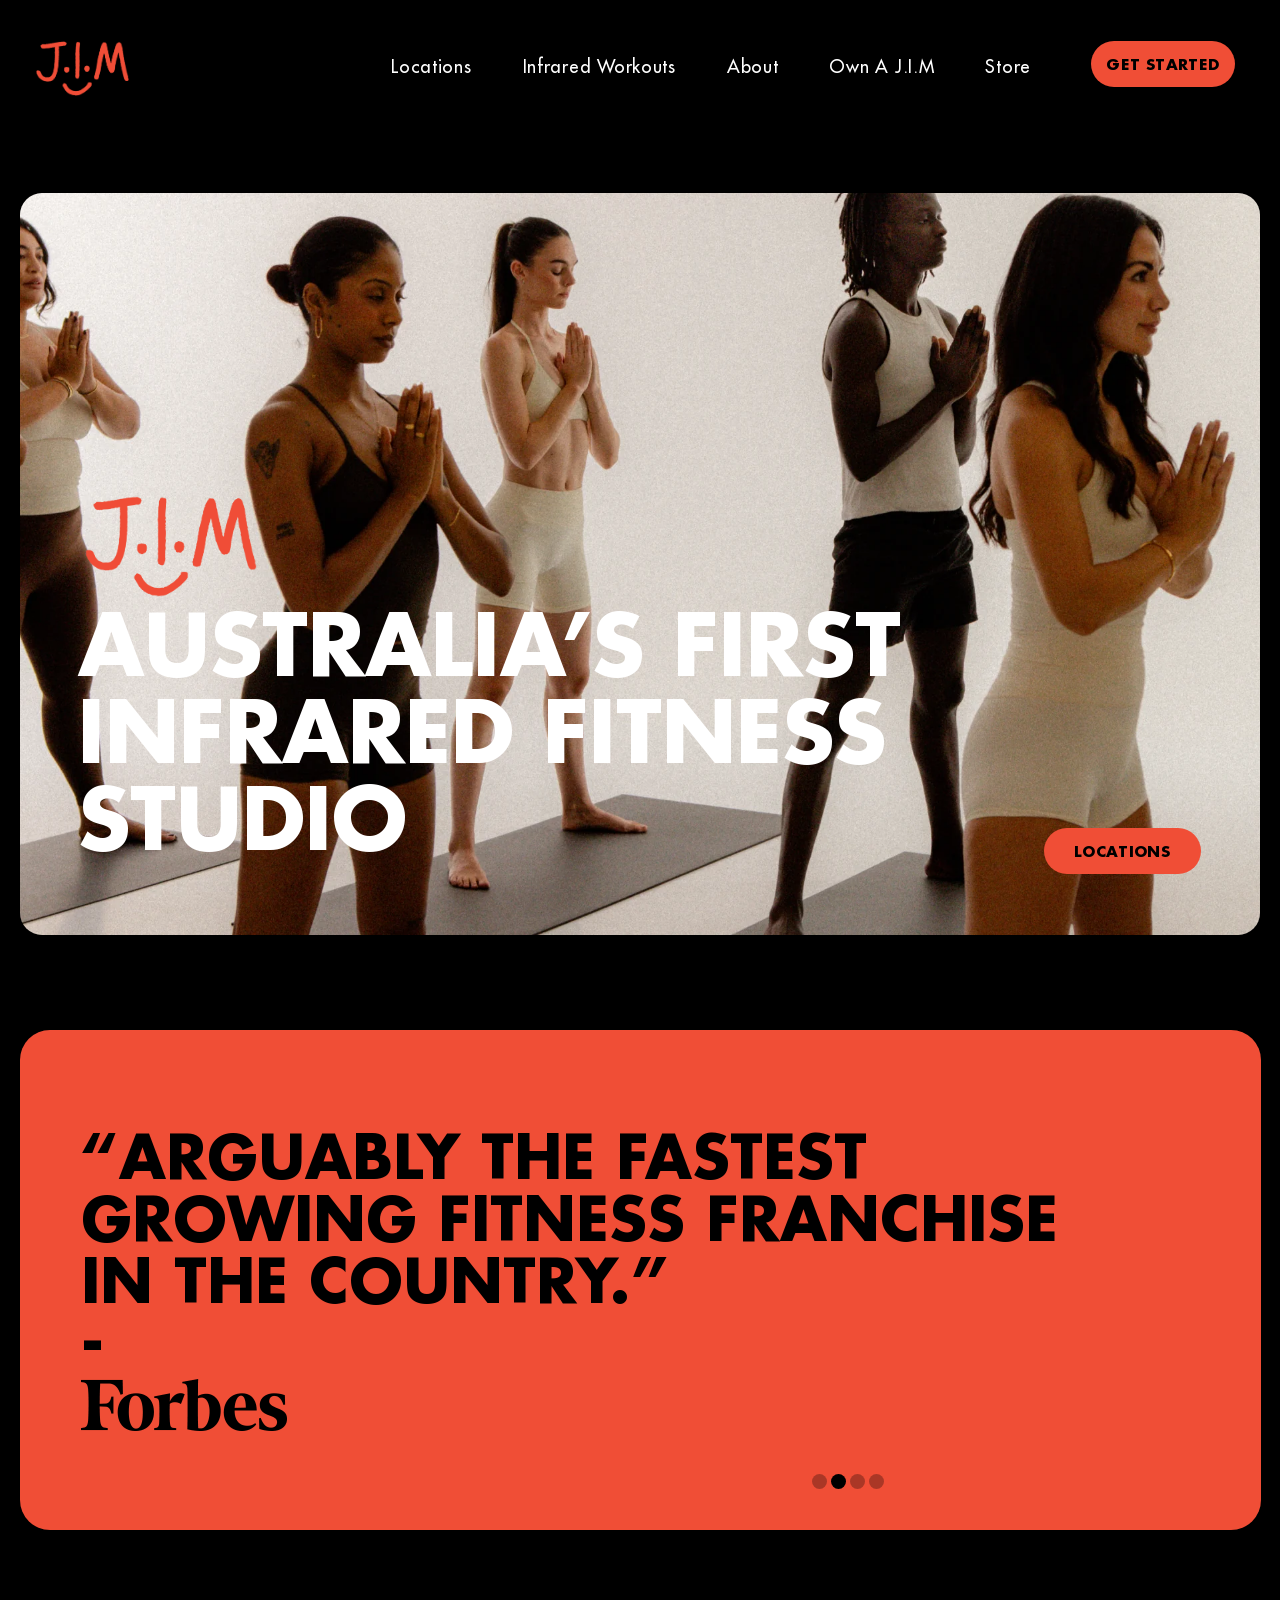
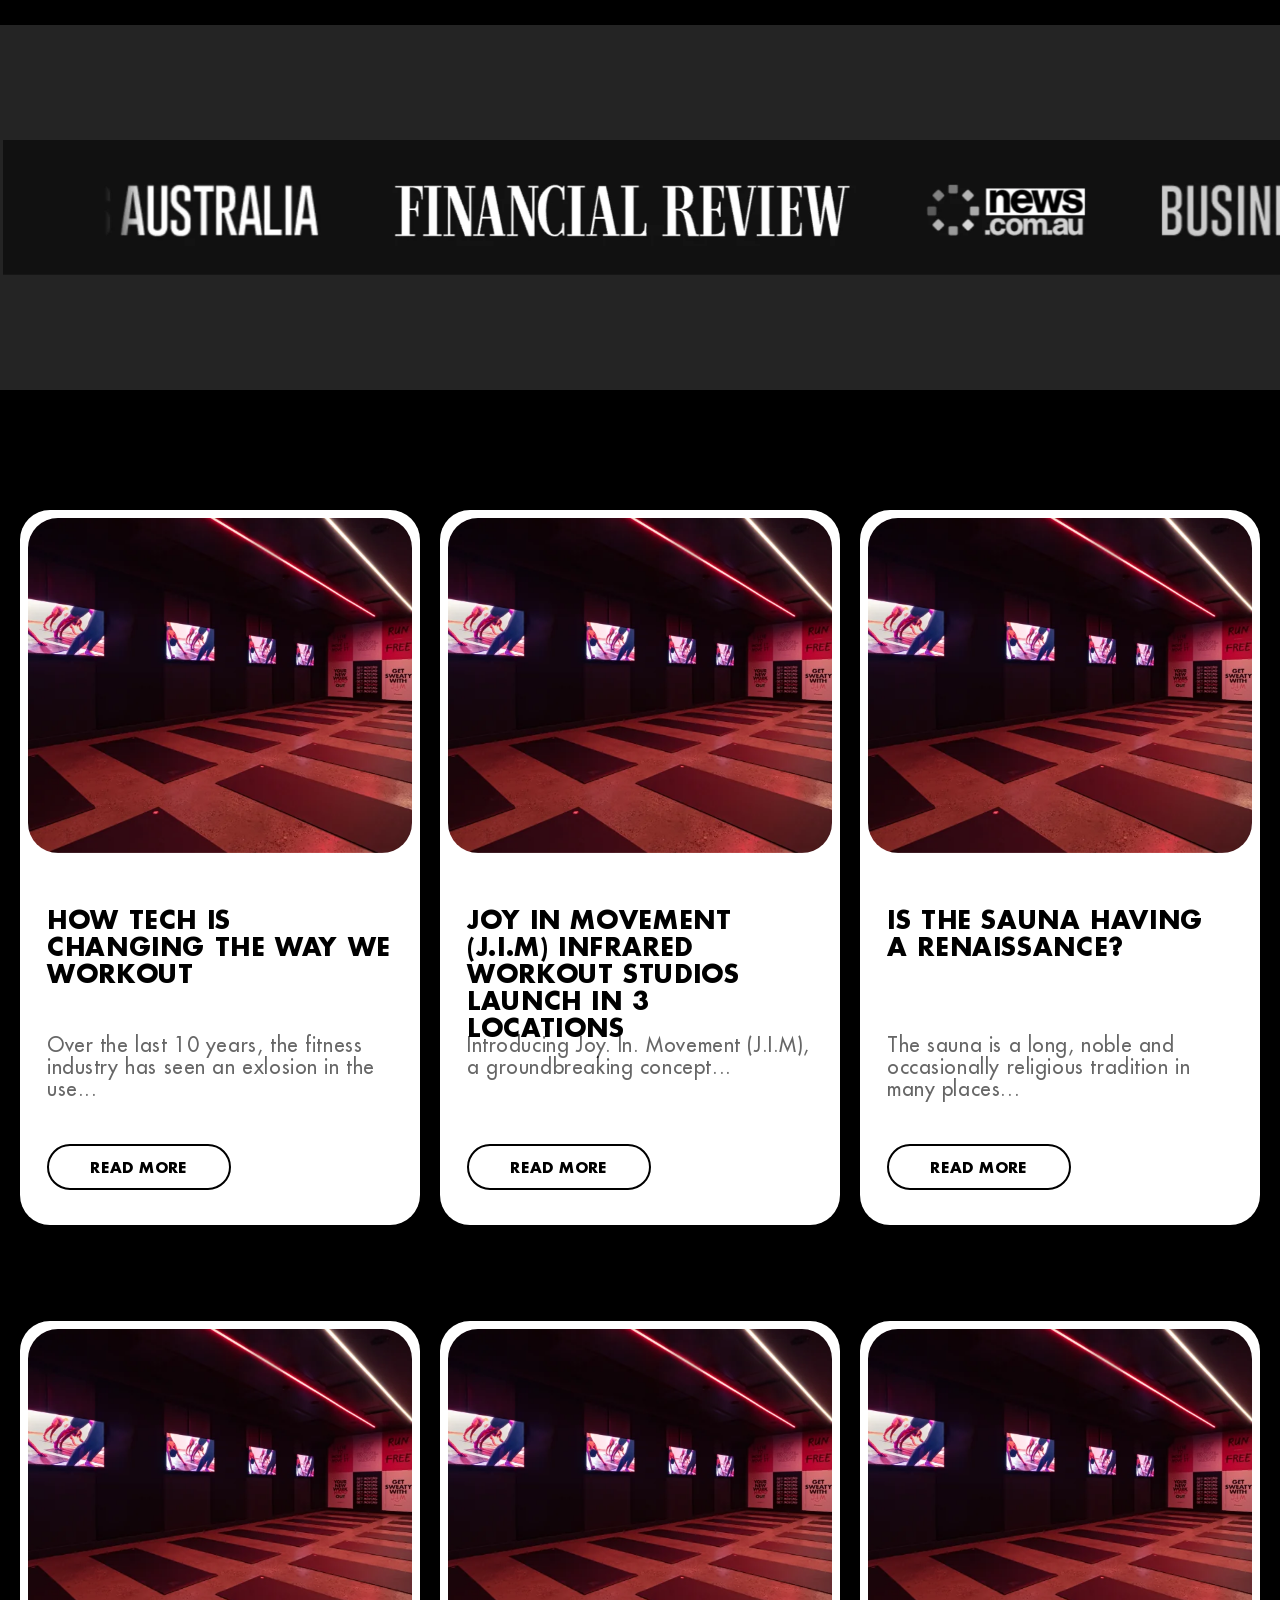
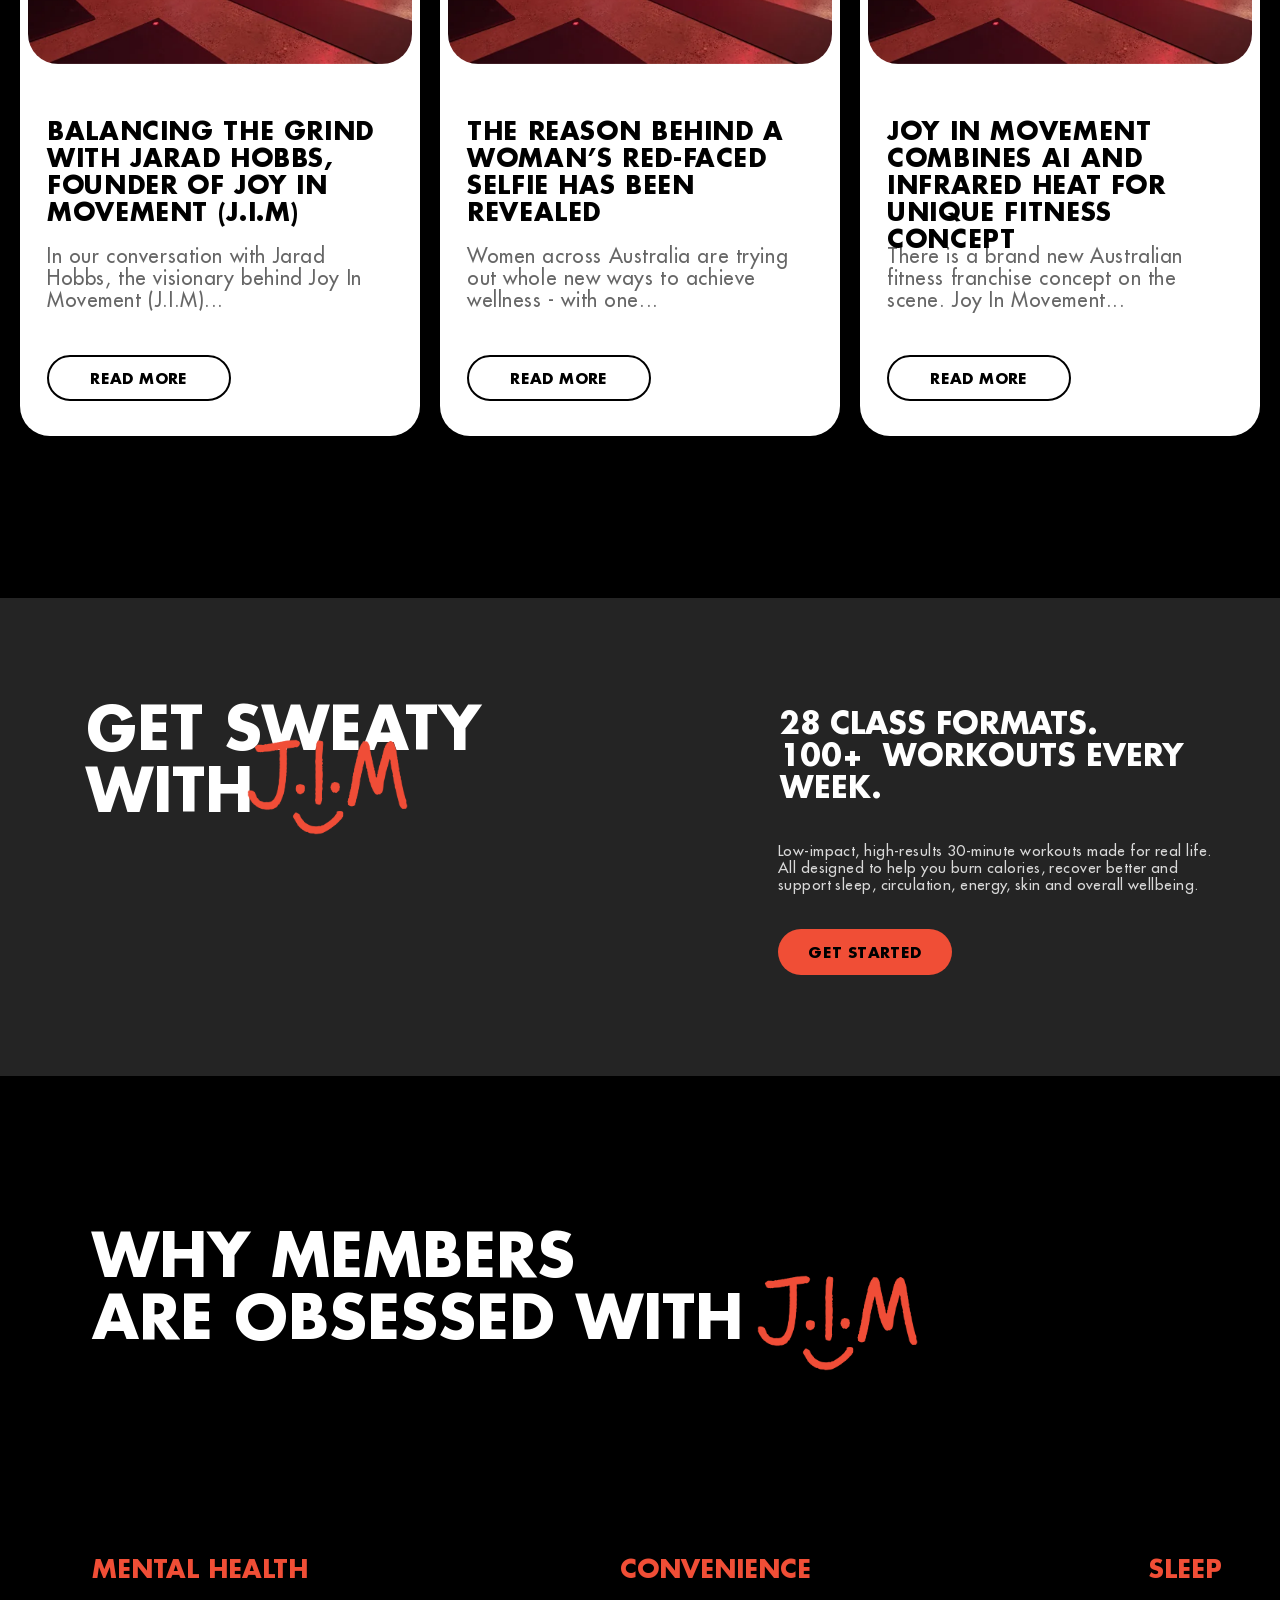
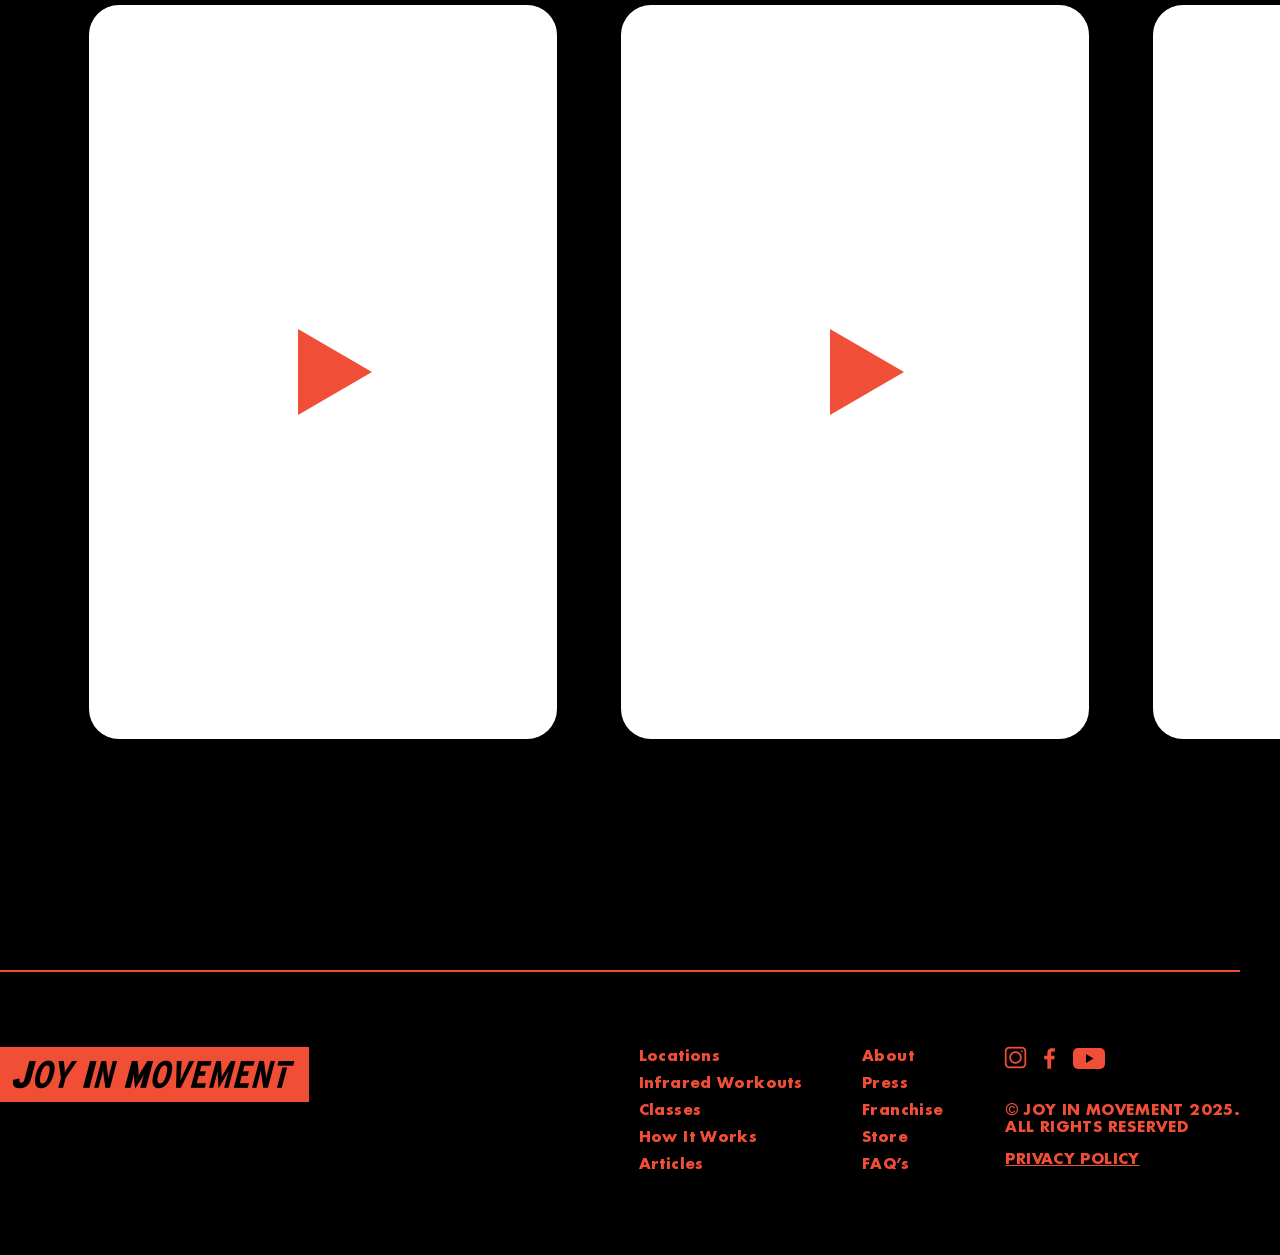
<file: press.html>
<!doctype html>
<html lang="en">
  <head>
    <meta charset="UTF-8" />
    <meta name="viewport" content="width=device-width, initial-scale=1.0" />
    <title>Press | J.I.M - Joy In Movement</title>
    <link rel="stylesheet" href="css/fonts.css" />
    <link rel="stylesheet" href="css/home.css" />
    <link rel="stylesheet" href="css/articles.css" />
    <link rel="stylesheet" href="css/press.css" />
  </head>
  <body class="press-page-body">
    <!-- =========================================================================
       1. Top Header Bar (1:1 standardized with Figma)
       ========================================================================= -->
    <header class="jim-header">
      <div class="header-inner">
        <a href="index.html" class="header-logo" aria-label="J.I.M Home">
          <img src="assets/jim_logo_script.webp" alt="J.I.M" class="logo-script-img" />
        </a>

        <nav class="header-nav" aria-label="Main Navigation">
          <ul class="nav-links-list">
            <li><a href="locations.html" class="nav-link">Locations</a></li>
            <li><a href="infrared.html" class="nav-link">Infrared Workouts</a></li>
            <li><a href="about.html" class="nav-link">About</a></li>
            <li><a href="own-a-jim.html" class="nav-link">Own A J.I.M</a></li>
            <li><a href="#store" class="nav-link">Store</a></li>
          </ul>
        </nav>

        <div class="header-action">
          <a href="classes.html" class="header-btn-get-started">GET STARTED</a>
          <button class="mobile-nav-toggle" id="mobileToggle" aria-label="Toggle navigation menu">
            <span></span>
            <span></span>
            <span></span>
          </button>
        </div>
      </div>
    </header>

    <main>
      <!-- =========================================================================
         2. Hero (193 - 935px)
         ========================================================================= -->
      <section class="section-hero page-hero">
        <div class="hero-frame">
          <img src="assets/press_hero_banner.webp" alt="Australia’s first infrared fitness studio" class="hero-img" />
          <img src="assets/jim_logo_script.webp" alt="J.I.M" class="page-hero-logo articles-hero-logo" />
          <h1 class="page-hero-title">AUSTRALIA’S FIRST<br />INFRARED FITNESS<br />STUDIO</h1>
          <a href="locations.html" class="hero-pill-locations hero-pill-locations--red">LOCATIONS</a>
        </div>
      </section>

      <!-- =========================================================================
         3. Press quote card (1030 - 1530px)
         ========================================================================= -->
      <section class="press-quote-section">
        <div class="content-container">
          <div class="press-quote-card">
            <blockquote class="press-quote-text">
              “ARGUABLY THE FASTEST<br />GROWING FITNESS FRANCHISE<br />IN THE COUNTRY.”<br />-
            </blockquote>
            <img src="assets/press_forbes_logo.webp" alt="Forbes" class="press-quote-logo" />
            <div class="press-quote-dots" aria-hidden="true">
              <span></span><span class="is-active"></span><span></span><span></span>
            </div>
          </div>
        </div>
      </section>

      <!-- =========================================================================
         4. As-seen-in logo ticker - full bleed #242424 band (1625 - 1990px)
         ========================================================================= -->
      <section class="press-ticker-band">
        <img
          src="assets/press_ticker_logos.webp"
          alt="As seen in Australian and business press"
          class="press-ticker-img"
        />
      </section>

      <!-- =========================================================================
         5. Articles grid - 2 rows x 3 white cards (2110 - 3636px)
         ========================================================================= -->
      <section class="articles-grid-section press-grid-section">
        <div class="content-container">
          <div class="articles-grid">
            <article class="article-card">
              <img src="assets/articles_card_studio.webp" alt="" class="article-card-img" />
              <h3 class="article-card-title">How tech is changing the way we workout</h3>
              <p class="article-card-desc">
                Over the last 10 years, the fitness industry has seen an exlosion in the use...
              </p>
              <a href="#read-more" class="article-card-btn">READ MORE</a>
            </article>

            <article class="article-card">
              <img src="assets/articles_card_studio.webp" alt="" class="article-card-img" />
              <h3 class="article-card-title">JOY IN MOVEMENT (J.I.M) INFRARED WORKOUT STUDIOS LAUNCH IN 3 LOCATIONS</h3>
              <p class="article-card-desc">Introducing Joy. In. Movement (J.I.M), a groundbreaking concept...</p>
              <a href="#read-more" class="article-card-btn">READ MORE</a>
            </article>

            <article class="article-card">
              <img src="assets/articles_card_studio.webp" alt="" class="article-card-img" />
              <h3 class="article-card-title">Is The Sauna Having A Renaissance?</h3>
              <p class="article-card-desc">
                The sauna is a long, noble and occasionally religious tradition in many places...
              </p>
              <a href="#read-more" class="article-card-btn">READ MORE</a>
            </article>

            <article class="article-card">
              <img src="assets/articles_card_studio.webp" alt="" class="article-card-img" />
              <h3 class="article-card-title">
                Balancing the Grind with Jarad Hobbs, Founder of Joy In Movement (J.I.M)
              </h3>
              <p class="article-card-desc">
                In our conversation with Jarad Hobbs, the visionary behind Joy In Movement (J.I.M)...
              </p>
              <a href="#read-more" class="article-card-btn">READ MORE</a>
            </article>

            <article class="article-card">
              <img src="assets/articles_card_studio.webp" alt="" class="article-card-img" />
              <h3 class="article-card-title">The reason behind a woman’s red-faced selfie has been revealed</h3>
              <p class="article-card-desc">
                Women across Australia are trying out whole new ways to achieve wellness - with one...
              </p>
              <a href="#read-more" class="article-card-btn">READ MORE</a>
            </article>

            <article class="article-card">
              <img src="assets/articles_card_studio.webp" alt="" class="article-card-img" />
              <h3 class="article-card-title">
                Joy In Movement combines AI and infrared heat for unique fitness concept
              </h3>
              <p class="article-card-desc">
                There is a brand new Australian fitness franchise concept on the scene. Joy In Movement...
              </p>
              <a href="#read-more" class="article-card-btn">READ MORE</a>
            </article>
          </div>
        </div>
      </section>

      <!-- =========================================================================
         6. GET SWEATY WITH J.I.M - dark band (3798 - 4244px)
         ========================================================================= -->
      <section class="section-sweaty-dark-band articles-sweaty-band press-sweaty-band">
        <div class="content-container">
          <div class="sweaty-row">
            <div class="sweaty-left">
              <h2 class="title-get-sweaty">GET SWEATY<br />WITH</h2>
              <img src="assets/jim_logo_script.webp" alt="J.I.M" class="sweaty-script-logo" />
            </div>

            <div class="sweaty-right">
              <h3 class="subtitle-30">28 CLASS FORMATS.<br />100+&nbsp; WORKOUTS EVERY WEEK.</h3>
              <p class="body-15">
                Low-impact, high-results 30-minute workouts made for real life. All designed to help you burn calories,
                recover better and support sleep, circulation, energy, skin and overall wellbeing.
              </p>
              <a href="classes.html" class="btn-red-pill">GET STARTED</a>
            </div>
          </div>
        </div>
      </section>

      <!-- =========================================================================
         7. WHY MEMBERS ARE OBSESSED WITH J.I.M (4391 - 5507px)
         ========================================================================= -->
      <section class="obsessed-section">
        <div class="content-container">
          <div class="obsessed-heading">
            <h2 class="obsessed-title">WHY MEMBERS<br />ARE OBSESSED WITH</h2>
            <img src="assets/jim_logo_script.webp" alt="J.I.M" class="obsessed-logo" />
          </div>
          <div class="obsessed-track">
            <div class="obsessed-item">
              <h4 class="obsessed-tag">MENTAL HEALTH</h4>
              <button type="button" class="obsessed-card obsessed-play-btn" aria-label="Play mental health video">
                <svg width="74" height="86" viewBox="0 0 74 86" aria-hidden="true">
                  <polygon points="0,0 74,43 0,86" fill="#F04E36" />
                </svg>
              </button>
            </div>
            <div class="obsessed-item">
              <h4 class="obsessed-tag">CONVENIENCE</h4>
              <button type="button" class="obsessed-card obsessed-play-btn" aria-label="Play convenience video">
                <svg width="74" height="86" viewBox="0 0 74 86" aria-hidden="true">
                  <polygon points="0,0 74,43 0,86" fill="#F04E36" />
                </svg>
              </button>
            </div>
            <div class="obsessed-item">
              <h4 class="obsessed-tag">SLEEP</h4>
              <button type="button" class="obsessed-card obsessed-play-btn" aria-label="Play sleep video">
                <svg width="74" height="86" viewBox="0 0 74 86" aria-hidden="true">
                  <polygon points="0,0 74,43 0,86" fill="#F04E36" />
                </svg>
              </button>
            </div>
            <div class="obsessed-item">
              <h4 class="obsessed-tag">LOW IMPACT</h4>
              <button type="button" class="obsessed-card obsessed-play-btn" aria-label="Play low impact video">
                <svg width="74" height="86" viewBox="0 0 74 86" aria-hidden="true">
                  <polygon points="0,0 74,43 0,86" fill="#F04E36" />
                </svg>
              </button>
            </div>
          </div>
        </div>
      </section>
    </main>

    <!-- =========================================================================
       8. Global Footer (1:1 with Figma)
       ========================================================================= -->
    <footer class="jim-footer jim-footer--x17 jim-footer--press">
      <div class="content-container">
        <div class="footer-divider-red"></div>
        <div class="footer-layout-flex">
          <!-- Red Brand Badge -->
          <div class="footer-badge-wrap">
            <img src="assets/footer_badge_logo.webp" alt="JOY IN MOVEMENT" class="footer-badge-img" />
          </div>

          <!-- Links Column 1 -->
          <div class="footer-nav-col">
            <ul class="footer-links">
              <li><a href="locations.html">Locations</a></li>
              <li><a href="infrared.html">Infrared Workouts</a></li>
              <li><a href="classes.html">Classes</a></li>
              <li><a href="how-it-works.html">How It Works</a></li>
              <li><a href="articles.html">Articles</a></li>
            </ul>
          </div>

          <!-- Links Column 2 -->
          <div class="footer-nav-col">
            <ul class="footer-links">
              <li><a href="about.html">About</a></li>
              <li><a href="press.html">Press</a></li>
              <li><a href="own-a-jim.html">Franchise</a></li>
              <li><a href="#store">Store</a></li>
              <li><a href="classes.html#classes-faqs">FAQ’s</a></li>
            </ul>
          </div>

          <!-- Social Icons & Copyright -->
          <div class="footer-meta-col">
            <div class="footer-social-icons">
              <a href="#instagram" class="social-icon-link social-icon-link--ig" aria-label="Instagram">
                <img src="assets/social_instagram.webp" alt="" width="25" height="25" />
              </a>
              <a href="#facebook" class="social-icon-link social-icon-link--fb" aria-label="Facebook">
                <img src="assets/social_facebook.webp" alt="" width="23" height="23" />
              </a>
              <a href="#youtube" class="social-icon-link social-icon-link--yt" aria-label="YouTube">
                <svg width="32" height="21" viewBox="0 0 32 21" fill="none">
                  <rect width="32" height="21" rx="5" fill="#F04E36" />
                  <polygon points="13,15 20.5,10.5 13,6" fill="#000000" />
                </svg>
              </a>
            </div>
            <p class="footer-copy-text">© JOY IN MOVEMENT 2025.<br />ALL RIGHTS RESERVED</p>
            <a href="#privacy" class="footer-policy-link">PRIVACY POLICY</a>
          </div>
        </div>
      </div>
    </footer>

    <script src="js/script.js"></script>
  </body>
</html>
</file>
<file: css/fonts.css>
/* Futura LT — self-hosted (Figma uses Futura / Futura LT) */

@font-face {
  font-family: "Futura";
  src: url("../assets/fonts/FuturaLT-Light.ttf") format("truetype");
  font-weight: 300;
  font-style: normal;
  font-display: swap;
}

@font-face {
  font-family: "Futura";
  src: url("../assets/fonts/FuturaLT-LightOblique.ttf") format("truetype");
  font-weight: 300;
  font-style: italic;
  font-display: swap;
}

@font-face {
  font-family: "Futura";
  src: url("../assets/fonts/FuturaLT-Book.ttf") format("truetype");
  font-weight: 400;
  font-style: normal;
  font-display: swap;
}

@font-face {
  font-family: "Futura";
  src: url("../assets/fonts/FuturaLT-BookOblique.ttf") format("truetype");
  font-weight: 400;
  font-style: italic;
  font-display: swap;
}

@font-face {
  font-family: "Futura";
  src: url("../assets/fonts/FuturaLT.ttf") format("truetype");
  font-weight: 500;
  font-style: normal;
  font-display: swap;
}

@font-face {
  font-family: "Futura";
  src: url("../assets/fonts/FuturaLT-Oblique.ttf") format("truetype");
  font-weight: 500;
  font-style: italic;
  font-display: swap;
}

@font-face {
  font-family: "Futura";
  src: url("../assets/fonts/FuturaLT-Heavy.ttf") format("truetype");
  font-weight: 600;
  font-style: normal;
  font-display: swap;
}

@font-face {
  font-family: "Futura";
  src: url("../assets/fonts/FuturaLT-HeavyOblique.ttf") format("truetype");
  font-weight: 600;
  font-style: italic;
  font-display: swap;
}

@font-face {
  font-family: "Futura";
  src: url("../assets/fonts/FuturaLT-Bold.ttf") format("truetype");
  font-weight: 700;
  font-style: normal;
  font-display: swap;
}

@font-face {
  font-family: "Futura";
  src: url("../assets/fonts/FuturaLT-BoldOblique.ttf") format("truetype");
  font-weight: 700;
  font-style: italic;
  font-display: swap;
}

@font-face {
  font-family: "Futura";
  src: url("../assets/fonts/FuturaLT-ExtraBold.ttf") format("truetype");
  font-weight: 800 900;
  font-style: normal;
  font-display: swap;
}

@font-face {
  font-family: "Futura";
  src: url("../assets/fonts/FuturaLT-ExtraBoldOblique.ttf") format("truetype");
  font-weight: 800 900;
  font-style: italic;
  font-display: swap;
}
</file>
<file: css/home.css>
/* ==========================================================================
   J.I.M - Home Page CSS (shared base: header, footer, common components)
   Desktop values are taken 1:1 from Figma frame 135:2 (1728px wide).
   ========================================================================== */

/* Figma body text uses Apple "Futura", which runs wider than Futura LT;
   these tracking values match its measured text widths. */
:root {
  --ls-futura-medium: 0.029em;
  --ls-futura-bold: 0.025em;
}

* {
  box-sizing: border-box;
}

body {
  margin: 0;
  padding: 0;
  background-color: #000000;
  color: #ffffff;
  font-family: "Futura", sans-serif;
  overflow-x: hidden;
  -webkit-font-smoothing: antialiased;
}

/* Centered container: 1653px content (Figma x=37..1690) + 20px side padding */
.content-container {
  width: 100%;
  max-width: 1693px;
  margin: 0 auto;
  padding: 0 20px;
}

/* 1. Header (0 - 129px) */
.jim-header {
  position: sticky;
  top: 0;
  width: 100%;
  height: 129px;
  background-color: #000000;
  z-index: 1000;
  display: flex;
  align-items: center;
}

.header-inner {
  width: 100%;
  max-width: 1728px;
  margin: 0 auto;
  padding: 0 45px 0 35.5px;
  display: flex;
  align-items: center;
}

.header-logo {
  display: block;
  margin-top: 8px;
}

.logo-script-img {
  width: 93px;
  height: auto;
  display: block;
}

.header-nav {
  margin-left: auto;
  margin-right: 352px;
  padding-top: 7px;
}

.header-nav .nav-links-list {
  display: flex;
  list-style: none;
  gap: 51px;
  margin: 0;
  padding: 0;
}

.header-nav .nav-link {
  letter-spacing: 0.04em;
  font-family: "Futura", sans-serif;
  font-weight: 500;
  font-size: 18px;
  line-height: 20px;
  color: #ffffff;
  text-decoration: none;
  transition: color 0.2s ease;
}

.header-nav .nav-link:hover {
  color: #f04e36;
}

.header-right,
.header-action {
  display: flex;
  align-items: center;
  gap: 16px;
}

.header-btn-get-started {
  letter-spacing: var(--ls-futura-bold);
  width: 144px;
  height: 46px;
  border-radius: 100px;
  background-color: #f04e36;
  color: #000000;
  font-family: "Futura", sans-serif;
  font-weight: 700;
  font-size: 15px;
  line-height: 20px;
  display: inline-flex;
  align-items: center;
  justify-content: center;
  text-decoration: none;
  transition:
    opacity 0.2s ease,
    transform 0.2s ease;
  white-space: nowrap;
}

.header-btn-get-started:hover {
  opacity: 0.9;
  transform: scale(1.02);
}

/* Mobile Hamburger Toggle */
.mobile-nav-toggle {
  display: none;
  background: transparent;
  border: none;
  cursor: pointer;
  padding: 8px;
  width: 44px;
  height: 44px;
  flex-direction: column;
  justify-content: center;
  align-items: center;
  gap: 6px;
  z-index: 1100;
}

.mobile-nav-toggle span {
  display: block;
  width: 26px;
  height: 3px;
  background-color: #ffffff;
  border-radius: 2px;
  transition: all 0.3s cubic-bezier(0.4, 0, 0.2, 1);
}

.mobile-nav-toggle.active span:nth-child(1) {
  transform: translateY(9px) rotate(45deg);
  background-color: #f04e36;
}

.mobile-nav-toggle.active span:nth-child(2) {
  opacity: 0;
  transform: scale(0);
}

.mobile-nav-toggle.active span:nth-child(3) {
  transform: translateY(-9px) rotate(-45deg);
  background-color: #f04e36;
}

/* Mobile Fullscreen Drawer */
.mobile-menu-drawer {
  position: fixed;
  top: 0;
  left: 0;
  width: 100%;
  height: 100vh;
  background-color: rgba(0, 0, 0, 0.96);
  backdrop-filter: blur(16px);
  -webkit-backdrop-filter: blur(16px);
  z-index: 1050;
  display: flex;
  flex-direction: column;
  justify-content: center;
  align-items: center;
  opacity: 0;
  visibility: hidden;
  pointer-events: none;
  transition:
    opacity 0.3s ease,
    visibility 0.3s ease;
}

.mobile-menu-drawer.open {
  opacity: 1;
  visibility: visible;
  pointer-events: auto;
}

.mobile-menu-inner {
  display: flex;
  flex-direction: column;
  align-items: center;
  gap: 24px;
  text-align: center;
  width: 100%;
  max-width: 380px;
  padding: 20px;
  box-sizing: border-box;
}

.mobile-nav-list {
  list-style: none;
  margin: 0;
  padding: 0;
  display: flex;
  flex-direction: column;
  gap: 16px;
  width: 100%;
}

.mobile-nav-link {
  font-family: "Futura", sans-serif;
  font-weight: 700;
  font-size: 20px;
  line-height: 24px;
  color: #ffffff;
  text-decoration: none;
  text-transform: uppercase;
  letter-spacing: 0.04em;
  transition:
    color 0.2s ease,
    transform 0.2s ease;
  display: inline-block;
  padding: 6px 12px;
}

.mobile-nav-link:hover,
.mobile-nav-link.active {
  color: #f04e36;
  transform: scale(1.05);
}

.mobile-btn-get-started {
  display: inline-flex;
  align-items: center;
  justify-content: center;
  width: 180px;
  height: 48px;
  border-radius: 100px;
  background-color: #f04e36;
  color: #000000;
  font-family: "Futura", sans-serif;
  font-weight: 800;
  font-size: 15px;
  text-decoration: none;
  text-transform: uppercase;
  margin-top: 12px;
  transition: transform 0.2s ease;
}

.mobile-btn-get-started:hover {
  transform: scale(1.03);
}

/* 2. Hero Section (129 - 894px) */
.section-hero {
  width: 100%;
  max-width: 1693px;
  margin: 0 auto;
  padding: 0 20px;
}

.hero-frame {
  position: relative;
  width: 100%;
  height: 765px;
  border-radius: 22px;
  overflow: hidden;
  background-color: #0d0d0d;
}

.hero-img {
  position: absolute;
  top: 0;
  left: 0;
  width: 100%;
  height: 100%;
  object-fit: cover;
  object-position: center;
  z-index: 1;
}

.hero-overlay-center {
  position: absolute;
  top: 333px;
  left: 55.5px;
  z-index: 2;
}

.hero-huge-title {
  font-family: "Futura", sans-serif;
  font-weight: 700;
  font-size: 150px;
  line-height: 87px;
  color: #ffffff;
  text-transform: uppercase;
  margin: 0;
  white-space: nowrap;
}

.hero-pill-locations {
  letter-spacing: var(--ls-futura-bold);
  position: absolute;
  bottom: 61px;
  right: 59.5px;
  z-index: 3;
  width: 162px;
  height: 46px;
  border-radius: 100px;
  background-color: #f8b5b2;
  color: #000000;
  font-family: "Futura", sans-serif;
  font-weight: 700;
  font-size: 15px;
  line-height: 17px;
  display: inline-flex;
  align-items: center;
  justify-content: center;
  text-decoration: none;
  transition: background-color 0.2s ease;
}

.hero-pill-locations:hover {
  background-color: #ffffff;
}

/* 3. GET SWEATY WITH J.I.M (894 - 1277px) */
.section-sweaty {
  padding: 79px 0 72px;
  background-color: #000000;
}

.sweaty-row {
  display: grid;
  grid-template-columns: 61.13% 1fr;
  align-items: start;
}

.sweaty-left {
  position: relative;
  padding-left: 65.5px;
}

.title-get-sweaty {
  font-family: "Futura", sans-serif;
  font-weight: 700;
  font-size: 60px;
  line-height: 62px;
  color: #ffffff;
  text-transform: uppercase;
  margin: 0;
}

.sweaty-script-logo {
  position: absolute;
  left: 226.6px;
  top: 43px;
  width: 161.8px;
  height: auto;
  pointer-events: none;
}

.sweaty-right {
  display: flex;
  flex-direction: column;
  padding-top: 11px;
}

.subtitle-30 {
  font-family: "Futura", sans-serif;
  font-weight: 700;
  font-size: 30px;
  line-height: 32px;
  color: #ffffff;
  text-transform: uppercase;
  margin: 0;
  padding-left: 2px;
}

.body-15 {
  letter-spacing: var(--ls-futura-medium);
  font-family: "Futura", sans-serif;
  font-weight: 500;
  font-size: 15px;
  line-height: 17px;
  color: #d9d9d9;
  margin: 39px 0 0;
  max-width: 456px;
}

.btn-red-pill {
  letter-spacing: var(--ls-futura-bold);
  width: 174px;
  height: 46px;
  margin-top: 38px;
  border-radius: 100px;
  background-color: #f04e36;
  color: #000000;
  font-family: "Futura", sans-serif;
  font-weight: 700;
  font-size: 15px;
  line-height: 17px;
  display: inline-flex;
  align-items: center;
  justify-content: center;
  text-decoration: none;
  align-self: flex-start;
}

/* 4. Photo Strip Banners (radius 33, fixed Figma heights) */
.section-photo-banner {
  width: 100%;
  max-width: 1693px;
  margin: 0 auto;
  padding: 0 20px;
}

.banner-frame {
  width: 100%;
  border-radius: 33px;
  overflow: hidden;
}

.banner-frame--507 {
  height: 507px;
}

.banner-frame--432 {
  height: 432px;
}

.banner-frame--812 {
  height: 812px;
}

.banner-photo-img {
  width: 100%;
  height: 100%;
  object-fit: cover;
  display: block;
}

/* 5. Studios Band - full bleed #242424 (1861 - 3429px) */
.section-studios-band {
  width: 100%;
  background-color: #242424;
  padding: 90px 0 114px;
  margin: 77px 0 85px;
}

.find-nearest-title-row {
  position: relative;
  padding-left: 63.5px;
}

.title-find-nearest {
  font-family: "Futura", sans-serif;
  font-weight: 700;
  font-size: 60px;
  line-height: 62px;
  color: #ffffff;
  text-transform: uppercase;
  margin: 0;
}

.find-nearest-indent {
  display: inline-block;
  margin-left: 163px;
}

.find-nearest-jim-script {
  position: absolute;
  left: 57.7px;
  top: 63.2px;
  width: 146.6px;
  height: auto;
  pointer-events: none;
}

.search-bar-row {
  display: flex;
  align-items: center;
  margin-top: 81px;
  padding-left: 63.5px;
}

.search-input-pill {
  position: relative;
  flex: 0 1 623px;
}

.input-postcode {
  letter-spacing: var(--ls-futura-medium);
  width: 100%;
  height: 46px;
  border-radius: 100px;
  background-color: transparent;
  border: 1px solid #ffffff;
  padding: 0 26px;
  font-family: "Futura", sans-serif;
  font-weight: 500;
  font-size: 15px;
  color: #ffffff;
  outline: none;
}

.input-postcode::placeholder {
  color: #ffffff;
}

.btn-find-location,
.btn-current-location {
  letter-spacing: var(--ls-futura-bold);
  flex: 0 0 auto;
  height: 46px;
  border-radius: 100px;
  color: #000000;
  font-family: "Futura", sans-serif;
  font-weight: 700;
  font-size: 15px;
  line-height: 17px;
  border: none;
  cursor: pointer;
  display: inline-flex;
  align-items: center;
  justify-content: center;
}

.btn-find-location {
  width: 252px;
  margin-left: 70px;
  background-color: #f04e36;
}

.btn-current-location {
  width: 337px;
  margin-left: 30px;
  background-color: #f8b5b2;
}

.heading-studios-near-you {
  font-family: "Futura", sans-serif;
  font-weight: 700;
  font-size: 60px;
  line-height: 62px;
  color: #ffffff;
  text-transform: uppercase;
  margin: 126px 0 0;
  padding-left: 63.5px;
}

/* 3 White Studio Cards (537x634, gap 24, start 7.5px left of container) */
.studios-three-grid {
  display: grid;
  grid-template-columns: repeat(3, 1fr);
  gap: 24px;
  margin: 81px 0 0 -7.5px;
}

.studio-white-card {
  position: relative;
  height: 634px;
  background-color: #ffffff;
  border-radius: 30px;
  padding: 8px 7px 0 8px;
}

.studio-card-photo-wrap {
  width: 100%;
  height: 335px;
  border-radius: 30px;
  overflow: hidden;
}

.studio-white-card:nth-child(n + 2) .studio-card-photo-wrap {
  width: 519px;
  height: 327px;
  margin-left: 1px;
}

.studio-card-photo {
  width: 100%;
  height: 100%;
  object-fit: cover;
  display: block;
}

.studio-card-details {
  position: absolute;
  top: 396px;
  left: 27px;
  right: 27px;
}

.studio-white-card:nth-child(2) .studio-card-details {
  left: 29px;
}

.studio-white-card:nth-child(3) .studio-card-details {
  left: 30px;
}

.studio-card-name {
  letter-spacing: var(--ls-futura-bold);
  font-family: "Futura", sans-serif;
  font-weight: 700;
  font-size: 25px;
  line-height: 27px;
  color: #000000;
  text-transform: uppercase;
  margin: 0;
}

.studio-card-addr {
  letter-spacing: var(--ls-futura-medium);
  font-family: "Futura", sans-serif;
  font-weight: 500;
  font-size: 20px;
  line-height: 22px;
  color: rgba(0, 0, 0, 0.6);
  margin: 18px 0 0;
  max-width: 397px;
}

.btn-view-studio-black {
  letter-spacing: var(--ls-futura-bold);
  width: 184px;
  height: 46px;
  margin-top: 77px;
  border-radius: 100px;
  border: 2px solid #000000;
  background-color: transparent;
  color: #000000;
  font-family: "Futura", sans-serif;
  font-weight: 700;
  font-size: 15px;
  line-height: 17px;
  text-transform: uppercase;
  display: inline-flex;
  align-items: center;
  justify-content: center;
  text-decoration: none;
  transition: all 0.2s ease;
}

.btn-view-studio-black:hover {
  background-color: #000000;
  color: #ffffff;
}

.view-all-locations-center {
  display: flex;
  margin-top: 102px;
  padding-left: 58.5px;
}

.btn-view-all-red {
  letter-spacing: var(--ls-futura-bold);
  width: 252px;
  height: 46px;
  border-radius: 100px;
  background-color: #f04e36;
  color: #000000;
  font-family: "Futura", sans-serif;
  font-weight: 700;
  font-size: 15px;
  line-height: 17px;
  display: inline-flex;
  align-items: center;
  justify-content: center;
  text-decoration: none;
}

/* 6. Meet Band - full bleed #242424 (4041 - 4797px) */
.section-meet-band {
  width: 100%;
  background-color: #242424;
  padding: 62px 0 90px;
  margin: 95px 0 0;
}

.meet-heading-row {
  position: relative;
  padding-left: 62.5px;
}

.title-meet {
  font-family: "Futura", sans-serif;
  font-weight: 700;
  font-size: 60px;
  line-height: 77px;
  color: #ffffff;
  text-transform: uppercase;
  margin: 0;
}

.meet-script-logo {
  position: absolute;
  left: 218.5px;
  top: -8px;
  width: 168.9px;
  height: auto;
  pointer-events: none;
}

/* 5 cards (304x419) spanning Figma x=30..1680 */
/* Desktop: exact Figma card x-positions (30, 366, 700, 1035, 1376) */
.meet-five-grid {
  display: flex;
  align-items: flex-start;
  margin: 108px 0 0 -7.5px;
}

.meet-five-grid > .meet-card-item {
  flex: 0 0 304px;
}

.meet-five-grid > .meet-card-item:nth-child(1) {
  flex-basis: 308px;
}

.meet-five-grid > .meet-card-item:nth-child(2) {
  margin-left: 28px;
}

.meet-five-grid > .meet-card-item:nth-child(3) {
  margin-left: 30px;
}

.meet-five-grid > .meet-card-item:nth-child(4) {
  margin-left: 31px;
}

.meet-five-grid > .meet-card-item:nth-child(5) {
  margin-left: 37px;
}

.meet-card-item {
  position: relative;
  height: 419px;
  border-radius: 22px;
  overflow: hidden;
  background-color: #1a1a1a;
}

.meet-card-item:nth-child(3),
.meet-card-item:nth-child(4) {
  height: 414px;
}

.meet-card-bg-img {
  position: absolute;
  top: 0;
  left: 0;
  width: 100%;
  height: 100%;
  object-fit: cover;
  z-index: 1;
}

.meet-card-caption-top {
  position: relative;
  z-index: 3;
  padding: 27px 0 0 27px;
}

.meet-card-item:nth-child(5) .meet-card-caption-top {
  padding-left: 31px;
}

.meet-card-title {
  letter-spacing: var(--ls-futura-bold);
  font-family: "Futura", sans-serif;
  font-weight: 700;
  font-size: 20px;
  line-height: 22px;
  color: #ffffff;
  text-transform: uppercase;
  margin: 0;
}

.meet-card-desc {
  letter-spacing: var(--ls-futura-medium);
  font-family: "Futura", sans-serif;
  font-weight: 500;
  font-size: 25px;
  line-height: 27px;
  color: #ffffff;
  margin: 32px 0 0;
  max-width: 242px;
}

.meet-card-item:nth-child(1) .meet-card-desc {
  max-width: 224px;
}

.meet-card-item:nth-child(4) .meet-card-desc {
  max-width: 230px;
}

.meet-card-item:nth-child(5) .meet-card-desc {
  max-width: 260px;
}

/* 7. Reviews (4797 - 5432px) */
.section-reviews {
  width: 100%;
  padding: 0 0 95px;
  background-color: #000000;
  overflow: hidden;
}

.reviews-header-flex {
  position: relative;
  height: 263px;
}

.reviews-left-group,
.reviews-right-group {
  position: static;
}

.reviews-script-logo {
  position: absolute;
  left: 70.5px;
  top: 82px;
  width: 182px;
  height: auto;
  pointer-events: none;
}

.title-reviews {
  position: absolute;
  left: 272.5px;
  top: 93px;
  font-family: "Futura", sans-serif;
  font-weight: 700;
  font-size: 60px;
  line-height: 62px;
  color: #ffffff;
  text-transform: uppercase;
  margin: 0;
}

.tag-hear-members {
  position: absolute;
  left: 1144.5px;
  top: 80px;
  width: 343px;
  font-family: "Futura", sans-serif;
  font-weight: 700;
  font-size: 40px;
  line-height: 42px;
  color: #ffffff;
  text-transform: uppercase;
  margin: 0;
}

/* Horizontal drag track of 478x277 cards, gap 42px */
.reviews-track-wrapper {
  width: 100%;
  overflow-x: auto;
  overflow-y: hidden;
  cursor: grab;
  scrollbar-width: none; /* Firefox */
  -ms-overflow-style: none; /* IE 10+ */
  -webkit-overflow-scrolling: touch;
}

.reviews-track-wrapper::-webkit-scrollbar {
  display: none; /* Chrome/Safari */
}

.reviews-track-wrapper.active {
  cursor: grabbing;
}

/* Full-bleed variant: track spans the viewport (first card starts off-canvas) */
.reviews-track-wrapper--bleed {
  width: 100vw;
  margin-left: calc(50% - 50vw);
}

.reviews-track-wrapper--bleed .review-peach-box:nth-child(4) {
  margin-left: 11px;
}

.reviews-track-wrapper--bleed .review-peach-box:nth-child(3) .review-body-quote {
  max-width: 385px;
}

.reviews-four-grid {
  display: flex;
  gap: 42px;
  width: max-content;
}

.review-peach-box {
  position: relative;
  width: 478px;
  min-width: 478px;
  height: 277px;
  background-color: #f8b5b2;
  border-radius: 30px;
  padding: 59px 38px 0;
  flex-shrink: 0;
}

.review-author-name {
  letter-spacing: var(--ls-futura-bold);
  font-family: "Futura", sans-serif;
  font-weight: 700;
  font-size: 15px;
  line-height: 17px;
  color: #000000;
  text-transform: uppercase;
  margin: 0;
}

.review-body-quote {
  letter-spacing: var(--ls-futura-medium);
  font-family: "Futura", sans-serif;
  font-weight: 500;
  font-size: 15px;
  line-height: 17px;
  color: rgba(0, 0, 0, 0.6);
  margin: 34px 0 0;
  max-width: 396px;
}

.review-peach-box:nth-child(1) .review-body-quote,
.review-peach-box:nth-child(4) .review-body-quote {
  max-width: 325px;
}

.review-stars-row {
  position: absolute;
  top: 195px;
  left: 38px;
  display: flex;
  gap: 18px;
}

.review-stars-row svg {
  width: 24px;
  height: 24px;
  flex-shrink: 0;
}

/* 8. Sweaty Dark Band - full bleed #242424 (6317 - 6763px) */
.section-sweaty-dark-band {
  width: 100%;
  background-color: #242424;
  padding: 98px 0 101px;
  margin: 73px 0 0;
}

.section-sweaty-dark-band .btn-red-pill {
  margin-top: 36px;
}

/* 9. The J.I.M App - pure black (6763 - 7743px) */
.section-app-pure-black {
  padding: 73px 0 95px;
  background-color: #000000;
}

.app-row-flex {
  position: relative;
  height: 812px;
}

.app-text-left {
  position: absolute;
  top: 269px;
  left: 0;
}

.app-heading-brand {
  position: relative;
}

.title-app-white {
  position: relative;
  font-family: "Futura", sans-serif;
  font-weight: 700;
  font-size: 60px;
  line-height: 62px;
  color: #ffffff;
  text-transform: uppercase;
  margin: 0;
  padding-left: 62.5px;
  width: 520px;
}

.app-title-app {
  position: absolute;
  left: 381.5px;
  top: 0;
}

.app-script-logo {
  position: absolute;
  left: 199.6px;
  top: -11px;
  width: 161.8px;
  height: auto;
  pointer-events: none;
}

.app-instruction-desc {
  letter-spacing: var(--ls-futura-medium);
  font-family: "Futura", sans-serif;
  font-weight: 500;
  font-size: 15px;
  line-height: 17px;
  color: #d9d9d9;
  margin: 41px 0 0 74.5px;
  max-width: 366px;
}

.app-store-badges-row {
  display: flex;
  align-items: flex-start;
  gap: 53px;
  margin: 85px 0 0 65.5px;
}

.store-badge-img {
  height: 57px;
  width: auto;
  display: block;
}

.badge-link:nth-child(2) {
  margin-top: 1px;
}

.app-photo-right {
  position: absolute;
  top: 0;
  right: 0;
  width: 790px;
  height: 812px;
  border-radius: 22px;
  overflow: hidden;
}

.app-phone-mockup-img {
  width: 100%;
  height: 100%;
  object-fit: cover;
  display: block;
}

/* 10. Global Footer - pure black with 2px brand red divider (7743 - 8041px) */
.jim-footer {
  width: 100%;
  background-color: #000000;
  padding: 0 0 96px;
}

.jim-footer .content-container {
  padding: 0 14.5px 0 25.5px;
}

.footer-divider-red {
  width: 100%;
  height: 2px;
  background-color: #f04e36;
  margin-bottom: 75px;
}

.footer-layout-flex {
  display: grid;
  grid-template-columns: 565px 193px 666px auto;
  align-items: start;
}

.footer-badge-img {
  width: 309px;
  height: 55px;
  object-fit: contain;
  display: block;
}

.footer-links {
  list-style: none;
  margin: 0;
  padding: 0;
  display: flex;
  flex-direction: column;
  gap: 10px;
}

.footer-links a {
  letter-spacing: var(--ls-futura-bold);
  display: block;
  font-family: "Futura", sans-serif;
  font-weight: 700;
  font-size: 15px;
  line-height: 17px;
  color: #f04e36;
  text-decoration: none;
  transition: opacity 0.2s ease;
}

.footer-links a:hover {
  opacity: 0.8;
}

.footer-meta-col {
  display: flex;
  flex-direction: column;
  align-items: flex-start;
}

.footer-social-icons {
  display: flex;
  align-items: flex-start;
  gap: 10px;
  height: 23px;
}

.social-icon-link {
  display: block;
  text-decoration: none;
  transition: transform 0.2s ease;
}

.social-icon-link img,
.social-icon-link svg {
  display: block;
}

.social-icon-link--ig {
  margin-top: -2px;
}

.social-icon-link--yt {
  margin: 1px 0 0 2px;
}

.social-icon-link:hover {
  transform: scale(1.1);
}

.footer-copy-text {
  letter-spacing: var(--ls-futura-bold);
  font-family: "Futura", sans-serif;
  font-weight: 700;
  font-size: 15px;
  line-height: 17px;
  color: #f04e36;
  text-transform: uppercase;
  margin: 31px 0 0 2px;
  white-space: nowrap;
}

.footer-policy-link {
  letter-spacing: var(--ls-futura-bold);
  font-family: "Futura", sans-serif;
  font-weight: 700;
  font-size: 15px;
  line-height: 17px;
  color: #f04e36;
  text-transform: uppercase;
  text-decoration: underline;
  margin: 15px 0 0 2px;
  transition: opacity 0.2s ease;
}

.footer-policy-link:hover {
  opacity: 0.8;
}

/* Reviews variant on a full-bleed #242424 band, shifted left (locations, infrared) */
.section-reviews--band {
  background-color: #242424;
  padding-bottom: 101px;
}

.section-reviews--band .reviews-script-logo {
  left: 59.5px;
}

.section-reviews--band .title-reviews {
  left: 261.5px;
}

.section-reviews--band .tag-hear-members {
  left: 1129.5px;
}

/* Footer x-offset variants used by inner pages (divider starts at Figma x=33 / x=17) */
.jim-footer--x33 .content-container {
  padding: 0 24.5px 0 15.5px;
}

.jim-footer--x17 .content-container {
  padding: 0 40px 0 0;
}

/* 11. Inner-page hero (Figma: 1653x742 at y=193, 85px title, red LOCATIONS pill) */
.page-hero {
  margin-top: 64px;
}

.page-hero .hero-frame {
  height: 742px;
}

.page-hero-title {
  position: absolute;
  left: 57.5px;
  top: 407px;
  z-index: 2;
  font-family: "Futura", sans-serif;
  font-weight: 700;
  font-size: 85px;
  line-height: 87px;
  color: #ffffff;
  text-transform: uppercase;
  margin: 0;
}

.page-hero-logo {
  position: absolute;
  z-index: 2;
  width: 171.9px;
  height: auto;
  pointer-events: none;
}

.hero-pill-locations--red {
  width: 157px;
  background-color: #f04e36;
}

@media (max-width: 992px) {
  .page-hero-title {
    font-size: 56px;
    line-height: 60px;
    top: auto;
    bottom: 120px;
    left: 32px;
  }
  .page-hero-logo {
    display: none;
  }
}

@media (max-width: 768px) {
  .jim-footer--x33 .content-container,
  .jim-footer--x17 .content-container {
    padding: 0 20px;
  }
}

@media (max-width: 480px) {
  .page-hero-title {
    font-size: 38px;
    line-height: 42px;
  }
}

/* ==========================================================================
   Responsive (below the 1728px Figma desktop frame)
   ========================================================================== */
@media (max-width: 1500px) {
  .header-nav {
    margin-right: 60px;
  }
  .meet-five-grid {
    display: grid;
    grid-template-columns: repeat(5, 1fr);
    margin-left: 0;
    gap: 22px;
  }
  .meet-five-grid > .meet-card-item:nth-child(n) {
    margin-left: 0;
  }
  .meet-card-desc {
    font-size: 20px;
    line-height: 23px;
  }
  .tag-hear-members,
  .section-reviews--band .tag-hear-members {
    left: auto;
    right: 0;
  }
  .footer-layout-flex {
    grid-template-columns: 1fr auto auto auto;
    gap: 60px;
  }
}

@media (max-width: 1400px) {
  .meet-five-grid {
    grid-template-columns: repeat(3, 1fr);
  }
  .studio-white-card:nth-child(n + 2) .studio-card-photo-wrap {
    width: 100%;
    margin-left: 0;
  }
  .studios-three-grid {
    margin-left: 0;
  }
  .app-row-flex {
    height: auto;
    display: flex;
    gap: 40px;
    align-items: center;
  }
  .app-text-left {
    position: static;
    flex: 1 1 50%;
  }
  .app-photo-right {
    position: static;
    flex: 1 1 50%;
    width: auto;
    height: 640px;
  }
}

@media (max-width: 1100px) {
  .studios-three-grid {
    grid-template-columns: 1fr;
    max-width: 560px;
  }
  .sweaty-row {
    grid-template-columns: 1fr;
    gap: 36px;
  }
  .hero-huge-title {
    font-size: 90px;
    line-height: 90px;
    white-space: normal;
  }
  .hero-overlay-center {
    top: 50%;
    transform: translateY(-50%);
  }
  .search-bar-row {
    flex-wrap: wrap;
    gap: 16px;
  }
  .btn-find-location,
  .btn-current-location {
    margin-left: 0;
  }
  .reviews-header-flex {
    height: auto;
    display: flex;
    flex-wrap: wrap;
    align-items: center;
    justify-content: space-between;
    gap: 24px;
    padding: 70px 0 48px;
  }
  .reviews-left-group {
    display: flex;
    align-items: center;
    gap: 16px;
  }
  .reviews-script-logo,
  .title-reviews,
  .tag-hear-members {
    position: static;
    width: auto;
  }
  .reviews-script-logo {
    width: 130px;
  }
  .footer-layout-flex {
    grid-template-columns: repeat(3, auto);
    gap: 40px;
  }
}

@media (max-width: 992px) {
  .header-nav {
    display: none !important;
  }
  .header-action {
    margin-left: auto;
  }
  .mobile-nav-toggle {
    display: flex;
  }
}

@media (max-width: 768px) {
  .jim-header {
    height: 84px;
  }
  .header-inner {
    padding: 0 20px;
  }
  .header-logo {
    margin-top: 4px;
  }
  .logo-script-img {
    width: 74px;
  }
  .header-btn-get-started {
    width: 124px;
    height: 38px;
    font-size: 13px;
  }
  .hero-frame {
    height: 440px;
  }
  .hero-huge-title {
    font-size: 54px;
    line-height: 56px;
  }
  .hero-pill-locations {
    bottom: 20px;
    right: 20px;
    width: 130px;
    height: 40px;
    font-size: 13px;
  }
  .section-sweaty,
  .section-sweaty-dark-band {
    padding: 56px 0;
  }
  .sweaty-left,
  .find-nearest-title-row,
  .search-bar-row,
  .heading-studios-near-you,
  .meet-heading-row,
  .view-all-locations-center {
    padding-left: 0;
  }
  .title-get-sweaty,
  .title-find-nearest,
  .heading-studios-near-you,
  .title-meet,
  .title-reviews,
  .title-app-white {
    font-size: 40px;
    line-height: 44px;
  }
  .sweaty-script-logo {
    left: 118px;
    top: 28px;
    width: 110px;
  }
  .find-nearest-indent {
    margin-left: 110px;
  }
  .find-nearest-jim-script {
    left: -4px;
    top: 42px;
    width: 100px;
  }
  .meet-script-logo {
    left: 120px;
    width: 110px;
  }
  .tag-hear-members {
    font-size: 28px;
    line-height: 30px;
  }
  .banner-frame--507,
  .banner-frame--432,
  .banner-frame--812 {
    height: 320px;
  }
  .section-studios-band {
    padding: 56px 0 64px;
    margin: 48px 0;
  }
  .search-bar-row {
    flex-direction: column;
    align-items: stretch;
    margin-top: 40px;
  }
  .search-input-pill {
    flex: none;
    width: 100%;
  }
  .btn-find-location,
  .btn-current-location {
    width: 100%;
  }
  .heading-studios-near-you {
    margin-top: 56px;
  }
  .studios-three-grid {
    margin-top: 40px;
  }
  .view-all-locations-center {
    margin-top: 48px;
    justify-content: center;
  }
  .section-meet-band {
    padding: 56px 0 64px;
    margin-top: 48px;
  }
  .meet-five-grid {
    grid-template-columns: 1fr;
    margin-top: 40px;
  }
  .meet-card-item:nth-child(n) {
    height: 419px;
  }
  .reviews-track-wrapper--bleed {
    width: 100%;
    margin-left: 0;
  }
  .review-peach-box {
    width: 300px;
    min-width: 300px;
    padding: 32px 24px 0;
  }
  .review-body-quote {
    margin-top: 16px;
  }
  .review-stars-row {
    top: auto;
    bottom: 28px;
    left: 24px;
  }
  .section-sweaty-dark-band {
    margin-top: 48px;
  }
  .section-app-pure-black {
    padding: 48px 0 64px;
  }
  .app-row-flex {
    flex-direction: column;
  }
  .title-app-white {
    padding-left: 0;
    width: 340px;
  }
  .app-title-app {
    left: 236px;
  }
  .app-script-logo {
    left: 100px;
    top: -6px;
    width: 120px;
  }
  .app-instruction-desc,
  .app-store-badges-row {
    margin-left: 0;
  }
  .app-store-badges-row {
    margin-top: 32px;
    gap: 16px;
  }
  .app-photo-right {
    width: 100%;
    height: 420px;
  }
  .jim-footer .content-container {
    padding: 0 20px;
  }
  .footer-divider-red {
    margin-bottom: 40px;
  }
  .footer-layout-flex {
    grid-template-columns: 1fr 1fr;
    gap: 32px;
  }
  .footer-badge-wrap {
    grid-column: 1 / -1;
  }
  .footer-badge-img {
    max-width: 250px;
    height: auto;
  }
}

@media (max-width: 480px) {
  .jim-header {
    height: 72px;
  }
  .logo-script-img {
    width: 62px;
  }
  .header-btn-get-started {
    width: 110px;
    height: 36px;
    font-size: 12px;
  }
  .hero-frame {
    height: 360px;
  }
  .hero-huge-title {
    font-size: 40px;
    line-height: 42px;
  }
  .content-container,
  .header-inner {
    padding: 0 16px;
  }
  .footer-layout-flex {
    grid-template-columns: 1fr;
  }
}

/* ==========================================================================
   Universal Cinematic Video Modal / Lightbox Player
   ========================================================================== */
.jim-video-modal {
  position: fixed;
  top: 0;
  left: 0;
  width: 100%;
  height: 100%;
  z-index: 99999;
  display: flex;
  align-items: center;
  justify-content: center;
  opacity: 0;
  visibility: hidden;
  transition:
    opacity 0.3s ease,
    visibility 0.3s ease;
}

.jim-video-modal.open {
  opacity: 1;
  visibility: visible;
}

.jim-video-modal-backdrop {
  position: absolute;
  top: 0;
  left: 0;
  width: 100%;
  height: 100%;
  background-color: rgba(0, 0, 0, 0.94);
  backdrop-filter: blur(18px);
  -webkit-backdrop-filter: blur(18px);
  cursor: pointer;
}

.jim-video-modal-dialog {
  position: relative;
  z-index: 10;
  width: 92%;
  max-width: 1240px;
  background-color: #000000;
  border-radius: 22px;
  overflow: hidden;
  box-shadow:
    0 30px 80px rgba(0, 0, 0, 0.9),
    0 0 0 1px rgba(240, 78, 54, 0.4);
  transform: scale(0.92);
  transition: transform 0.3s cubic-bezier(0.34, 1.56, 0.64, 1);
}

.jim-video-modal.open .jim-video-modal-dialog {
  transform: scale(1);
}

.jim-video-modal-video {
  width: 100%;
  height: auto;
  max-height: 82vh;
  display: block;
  outline: none;
  background-color: #000000;
}

.jim-video-modal-close {
  position: absolute;
  top: 16px;
  right: 16px;
  width: 44px;
  height: 44px;
  border-radius: 50%;
  background-color: rgba(0, 0, 0, 0.65);
  border: 1px solid rgba(255, 255, 255, 0.4);
  color: #ffffff;
  display: flex;
  align-items: center;
  justify-content: center;
  cursor: pointer;
  z-index: 20;
  transition: all 0.22s ease;
  padding: 0;
}

.jim-video-modal-close:hover {
  background-color: #f04e36;
  border-color: #f04e36;
  color: #000000;
  transform: rotate(90deg) scale(1.1);
}

.jim-video-modal-close svg {
  width: 20px;
  height: 20px;
  stroke: currentColor;
}

/* Inline Video Player Support */
.wellness-video-player,
.inline-video-element {
  position: absolute;
  top: 0;
  left: 0;
  width: 100%;
  height: 100%;
  object-fit: cover;
  z-index: 1;
  border-radius: inherit;
}
</file>
<file: css/faq.css>
/* ==========================================================================
   J.I.M - Shared FAQ accordion (Figma: classes 1269:441, about 169:277)
   Title, category tabs and 690x46 pill rows; used by classes.html and about.html.
   ========================================================================== */

.faq-section-title {
  font-family: "Futura", sans-serif;
  font-weight: 700;
  font-size: 60px;
  line-height: 62px;
  color: #ffffff;
  text-transform: uppercase;
  text-shadow: 0 4px 4px rgba(0, 0, 0, 0.25);
  margin: 0;
  padding-left: 67.5px;
}

.faq-tabs {
  position: relative;
  height: 19px;
  margin-top: 71px;
}

.faq-tab-btn {
  position: absolute;
  left: var(--tab-x);
  top: 0;
  width: var(--tab-w);
  padding: 0;
  border: 0;
  background: none;
  color: #f04e36;
  text-align: center;
  text-shadow: 0 4px 4px rgba(0, 0, 0, 0.25);
  font-family: "Futura", sans-serif;
  font-weight: 700;
  font-size: 15px;
  line-height: 17px;
  letter-spacing: var(--ls-futura-bold);
  cursor: pointer;
  opacity: 0.23;
}

.faq-tab-btn.active,
.faq-tab-btn:hover {
  opacity: 1;
}

.faqs-groups-container {
  margin-top: 40px;
  padding-left: 66.5px;
}

.faq-category-group + .faq-category-group {
  margin-top: 97px;
}

.faq-category-group:nth-child(4) {
  margin-top: 93px;
}

.faq-category-label {
  font-family: "Futura", sans-serif;
  font-weight: 700;
  font-size: 15px;
  line-height: 17px;
  letter-spacing: var(--ls-futura-bold);
  color: #f04e36;
  text-shadow: 0 4px 4px rgba(0, 0, 0, 0.25);
  margin: 0 0 26px;
}

.faq-pill-details {
  width: 690px;
  max-width: 100%;
  border: 1px solid rgba(255, 255, 255, 0.6);
  border-radius: 23px;
  box-shadow: 0 4px 4px rgba(0, 0, 0, 0.25);
}

.faq-pill-details + .faq-pill-details {
  margin-top: 16px;
}

.faq-pill-summary {
  display: flex;
  align-items: center;
  justify-content: space-between;
  height: 44px;
  padding: 0 19px 0 26px;
  list-style: none;
  cursor: pointer;
  color: rgba(255, 255, 255, 0.6);
}

.faq-pill-summary::-webkit-details-marker {
  display: none;
}

.faq-question-text {
  font-family: "Futura", sans-serif;
  font-weight: 500;
  font-size: 15px;
  line-height: 17px;
  letter-spacing: var(--ls-futura-medium);
  text-shadow: 0 4px 4px rgba(0, 0, 0, 0.25);
}

.faq-arrow-icon {
  flex-shrink: 0;
  color: #ffffff;
  transition: transform 0.2s ease;
}

.faq-pill-details[open] .faq-arrow-icon {
  transform: rotate(180deg);
}

.faq-answer-drawer {
  padding: 0 26px 18px;
  font-family: "Futura", sans-serif;
  font-weight: 500;
  font-size: 15px;
  line-height: 20px;
  color: #d9d9d9;
}

.faq-answer-drawer p {
  margin: 0;
}

@media (max-width: 768px) {
  .faq-section-title,
  .faqs-groups-container {
    padding-left: 0;
  }
  .faq-tabs {
    height: auto;
    display: flex;
    flex-wrap: wrap;
    gap: 12px 24px;
  }
  .faq-tab-btn {
    position: static;
    width: auto;
  }
}
</file>
<file: css/articles.css>
/* ==========================================================================
   J.I.M - Articles (Figma frame 1311:755, 1728 x 4903)
   Built on home.css (header, footer, page hero, sweaty band).
   ========================================================================== */

/* 2. Hero logo above the title */
.articles-hero-logo {
  left: 64.9px;
  top: 302.6px;
}

/* 3. Articles grid: 537x715 cards at Figma x=39 / 598 / 1154, rows 96px apart */
.articles-grid-section {
  padding-top: 108px;
}

.articles-grid {
  display: grid;
  grid-template-columns: repeat(3, 537px);
  column-gap: 0;
  row-gap: 96px;
  margin-left: 1.5px;
}

.article-card {
  position: relative;
  height: 715px;
  padding: 8px;
  border-radius: 30px;
  background-color: #ffffff;
  color: #000000;
}

.article-card:nth-child(3n + 2) {
  margin-left: 22px;
}

.article-card:nth-child(3n) {
  margin-left: 19px;
}

.article-card-img {
  display: block;
  width: 522px;
  height: 335px;
  border-radius: 30px;
  object-fit: cover;
}

.article-card-title {
  position: absolute;
  left: 27px;
  top: 396px;
  max-width: 432px;
  font-family: "Futura", sans-serif;
  font-weight: 700;
  font-size: 25px;
  line-height: 27px;
  letter-spacing: var(--ls-futura-bold);
  text-transform: uppercase;
  margin: 0;
}

.article-card:nth-child(2) .article-card-title {
  max-width: 490px;
}

.article-card:nth-child(5) .article-card-title {
  max-width: 449px;
}

.article-card-desc {
  position: absolute;
  left: 27px;
  top: 524px;
  max-width: 397px;
  font-family: "Futura", sans-serif;
  font-weight: 500;
  font-size: 20px;
  line-height: 22px;
  letter-spacing: var(--ls-futura-medium);
  color: rgba(0, 0, 0, 0.6);
  margin: 0;
}

.article-card:nth-child(3n) .article-card-desc {
  max-width: 461px;
}

.article-card:nth-child(5) .article-card-desc {
  max-width: 423px;
}

.article-card-btn {
  position: absolute;
  left: 27px;
  top: 634px;
  width: 184px;
  height: 46px;
  border: 2px solid #000000;
  border-radius: 100px;
  color: #000000;
  font-family: "Futura", sans-serif;
  font-weight: 700;
  font-size: 15px;
  line-height: 17px;
  letter-spacing: var(--ls-futura-bold);
  display: inline-flex;
  align-items: center;
  justify-content: center;
  text-decoration: none;
  transition: all 0.2s ease;
}

.article-card-btn:hover {
  background-color: #000000;
  color: #ffffff;
}

/* 4. Sweaty band sits 162px below the grid */
.articles-sweaty-band {
  margin-top: 162px;
}

/* 5. Why members are obsessed (468x734 white video cards, track bleeds off the right edge) */
.obsessed-section {
  padding-top: 147px;
  overflow: hidden;
}

.obsessed-heading {
  position: relative;
  padding-left: 71.5px;
}

.obsessed-title {
  font-family: "Futura", sans-serif;
  font-weight: 700;
  font-size: 60px;
  line-height: 62px;
  color: #ffffff;
  text-transform: uppercase;
  margin: 0;
}

.obsessed-logo {
  position: absolute;
  left: 736.6px;
  top: 52.1px;
  width: 161.8px;
  height: auto;
  pointer-events: none;
}

.obsessed-track {
  display: flex;
  align-items: flex-start;
  margin-top: 207px;
  padding-left: 68.5px;
  width: max-content;
}

.obsessed-item + .obsessed-item {
  margin-left: 64px;
}

.obsessed-item:nth-child(4) {
  margin-left: 57px;
}

.obsessed-tag {
  font-family: "Futura", sans-serif;
  font-weight: 700;
  font-size: 25px;
  line-height: 30px;
  color: #f04e36;
  text-transform: uppercase;
  margin: 0 0 21px 3px;
}

.obsessed-item:nth-child(2) .obsessed-tag {
  margin-left: -1px;
}

.obsessed-item:nth-child(3) .obsessed-tag {
  margin-left: -4px;
}

.obsessed-item:nth-child(4) .obsessed-tag {
  margin-left: 0;
}

.obsessed-card {
  position: relative;
  display: block;
  width: 468px;
  height: 734px;
  padding: 0;
  border: 0;
  border-radius: 30px;
  background-color: #ffffff;
  cursor: pointer;
}

.obsessed-card svg {
  position: absolute;
  left: 209px;
  top: 324px;
}

/* Footer: x=33 variant (home.css) */
.jim-footer--articles {
  margin-top: 167px;
  padding-bottom: 94px;
}

/* ==========================================================================
   Responsive
   ========================================================================== */
@media (max-width: 1750px) {
  .articles-grid {
    grid-template-columns: repeat(3, 1fr);
    column-gap: 20px;
    margin-left: 0;
  }
  .article-card:nth-child(n) {
    margin-left: 0;
  }
  .article-card-img {
    width: 100%;
  }
  .article-card-title,
  .article-card-desc {
    right: 27px;
  }
}

@media (max-width: 1200px) {
  .articles-grid {
    grid-template-columns: repeat(2, 1fr);
  }
}

@media (max-width: 768px) {
  .articles-grid-section {
    padding-top: 56px;
  }
  .articles-grid {
    grid-template-columns: 1fr;
    row-gap: 32px;
  }
  .article-card {
    height: auto;
    padding-bottom: 32px;
  }
  .article-card-title,
  .article-card-desc,
  .article-card-btn {
    position: static;
    margin: 24px 19px 0;
  }
  .article-card-img {
    height: 240px;
  }
  .articles-sweaty-band {
    margin-top: 64px;
  }
  .obsessed-section {
    padding-top: 64px;
  }
  .obsessed-heading {
    padding-left: 0;
  }
  .obsessed-title {
    font-size: 36px;
    line-height: 40px;
  }
  .obsessed-logo {
    left: 270px;
    top: 30px;
    width: 100px;
  }
  .obsessed-track {
    margin-top: 48px;
    padding-left: 0;
    width: auto;
    overflow-x: auto;
  }
  .obsessed-card {
    width: 280px;
    height: 440px;
  }
  .obsessed-card svg {
    left: 103px;
    top: 177px;
  }
  .obsessed-item + .obsessed-item,
  .obsessed-item:nth-child(4) {
    margin-left: 20px;
  }
  .jim-footer--articles {
    margin-top: 80px;
  }
}
</file>
<file: css/about.css>
/* ==========================================================================
   J.I.M - About (Figma frame 169:277, 1728 x 9689)
   Built on home.css; FAQ from faq.css, "obsessed" videos from articles.css.
   ========================================================================== */

/* 2. Hero */
.about-hero-title {
  max-width: 955px;
}

/* 3. Founder quote + intro (title tops at y=1043 / 1042) */
.about-intro {
  padding-top: 107px;
}

.about-intro-row {
  display: grid;
  grid-template-columns: 1012.5px 1fr;
  align-items: start;
}

.about-intro-left {
  padding: 1px 0 0 60.5px;
}

.about-intro-quote {
  max-width: 580px;
  margin: 0;
  font-family: "Futura", sans-serif;
  font-weight: 700;
  font-size: 60px;
  line-height: 62px;
  color: #ffffff;
  text-transform: uppercase;
}

.about-intro-author {
  max-width: 360px;
  margin: 31px 0 0 3px;
  font-family: "Futura", sans-serif;
  font-weight: 700;
  font-size: 30px;
  line-height: 32px;
  color: #f04e36;
}

.about-intro-author span {
  color: rgba(240, 78, 54, 0.5);
}

.about-intro-sub {
  text-transform: none;
}

.about-intro-desc {
  max-width: 504px;
  margin: 43px 0 0;
  font-family: "Futura", sans-serif;
  font-weight: 500;
  font-size: 15px;
  line-height: 17px;
  letter-spacing: var(--ls-futura-medium);
  color: rgba(255, 255, 255, 0.5);
}

.about-intro-btn {
  width: 157px;
  height: 46px;
  margin-top: 47px;
  border-radius: 100px;
  background-color: #f04e36;
  color: #000000;
  font-family: "Futura", sans-serif;
  font-weight: 700;
  font-size: 15px;
  line-height: 17px;
  letter-spacing: var(--ls-futura-bold);
  display: inline-flex;
  align-items: center;
  justify-content: center;
  text-decoration: none;
}

/* 4. Pillars: #242424 card (r30) with a 1012x614 photo (r22) on the right */
.about-pillars {
  margin-top: 47px;
}

.about-pillar {
  position: relative;
  height: 614px;
}

.about-pillar--joy {
  margin-top: 47px;
}

.about-pillar--infrared {
  margin-top: 34px;
}

.about-pillar-card {
  position: absolute;
  inset: 0;
  border-radius: 30px;
  background-color: #242424;
}

.about-pillar--convenience .about-pillar-card {
  right: 163px;
}

.about-pillar-img {
  position: absolute;
  top: 0;
  right: 0;
  width: 1012px;
  height: 614px;
  border-radius: 22px;
  object-fit: cover;
}

.about-pillar-title {
  position: absolute;
  left: 61px;
  top: 78px;
  max-width: 642px;
  font-family: "Futura", sans-serif;
  font-weight: 700;
  font-size: 60px;
  line-height: 62px;
  color: #ffffff;
  text-transform: uppercase;
  margin: 0;
}

.about-pillar--joy .about-pillar-title {
  max-width: 400px;
}

.about-pillar-sub {
  position: absolute;
  left: 64px;
  top: 173px;
  max-width: 350px;
  font-family: "Futura", sans-serif;
  font-weight: 700;
  font-size: 30px;
  line-height: 32px;
  color: rgba(255, 255, 255, 0.5);
  margin: 0;
}

.about-pillar--joy .about-pillar-sub {
  top: 230px;
}

.about-pillar--infrared .about-pillar-sub {
  max-width: 238px;
}

.about-pillar-desc {
  position: absolute;
  left: 959px;
  top: 239px;
  max-width: 504px;
  font-family: "Futura", sans-serif;
  font-weight: 500;
  font-size: 15px;
  line-height: 17px;
  letter-spacing: var(--ls-futura-medium);
  color: rgba(255, 255, 255, 0.6);
}

.about-pillar-desc p,
.about-pillar-desc ul {
  margin: 0;
}

.about-pillar-desc ul {
  margin-top: 17px;
  padding-left: 22px;
}

/* White circle with a black plus (open state shows a cross) */
.about-pillar-icon {
  position: absolute;
  left: 61px;
  top: 497px;
  width: 53px;
  height: 53px;
  border-radius: 50%;
  background-color: #ffffff;
}

.about-pillar-icon::before,
.about-pillar-icon::after {
  content: "";
  position: absolute;
  left: 50%;
  top: 50%;
  width: 33px;
  height: 3px;
  margin: -1.5px 0 0 -16.5px;
  background-color: #000000;
}

.about-pillar-icon::after {
  transform: rotate(90deg);
}

.about-pillar--infrared .about-pillar-icon {
  top: 517px;
}

.is-open .about-pillar-icon {
  left: 49px;
  top: 509px;
  width: 75px;
  height: 75px;
}

.is-open .about-pillar-icon::before,
.is-open .about-pillar-icon::after {
  width: 32px;
  margin-left: -16px;
  transform: rotate(45deg);
}

.is-open .about-pillar-icon::after {
  transform: rotate(-45deg);
}

/* 5. Founder story */
.about-founder {
  margin-top: 186px;
}

.about-founder-inner {
  /* absolute children are offset from the padding box (container padding 20px) */
  position: relative;
  height: 852px;
}

.about-founder-photo {
  position: absolute;
  left: 80.5px;
  top: 0;
  width: 665px;
  height: 852px;
  border-radius: 22px;
  object-fit: cover;
}

.about-founder-quote {
  position: absolute;
  left: 860.5px;
  top: 206px;
  max-width: 642px;
  margin: 0;
  font-family: "Futura", sans-serif;
  font-weight: 700;
  font-size: 60px;
  line-height: 62px;
  color: #f04e36;
  text-transform: uppercase;
}

.about-founder-pill {
  position: absolute;
  left: 860.5px;
  top: 600px;
  width: 690px;
  height: 46px;
  display: flex;
  align-items: center;
  justify-content: space-between;
  padding: 0 19px 0 27px;
  border: 1px solid #ffffff;
  border-radius: 100px;
  color: #ffffff;
  font-family: "Futura", sans-serif;
  font-weight: 500;
  font-size: 15px;
  line-height: 17px;
  letter-spacing: var(--ls-futura-medium);
  text-decoration: none;
}

/* 6. Video band */
.about-video-band {
  margin-top: 186px;
  padding: 134px 0 49px;
  background-color: #242424;
}

.about-video-head {
  display: grid;
  grid-template-columns: 1012.5px 1fr;
  align-items: start;
  height: 124px; /* copy column may run past the title */
}

.about-video-title {
  padding-left: 60.5px;
  font-family: "Futura", sans-serif;
  font-weight: 700;
  font-size: 60px;
  line-height: 62px;
  color: #ffffff;
  margin: 0;
}

.about-video-sub {
  text-transform: none;
  padding-left: 0;
}

.about-video-desc {
  max-width: 471px;
  margin: 21px 0 0;
  font-family: "Futura", sans-serif;
  font-weight: 500;
  font-size: 15px;
  line-height: 17px;
  letter-spacing: var(--ls-futura-medium);
  color: rgba(255, 255, 255, 0.6);
}

.about-video-frame {
  position: relative;
  height: 649px;
  margin-top: 145px;
  border-radius: 22px;
  overflow: hidden;
}

.about-video-img {
  display: block;
  width: 100%;
  height: 100%;
  object-fit: cover;
}

.about-video-play {
  position: absolute;
  left: 802px;
  top: 282px;
  padding: 0;
  border: 0;
  background: none;
  cursor: pointer;
}

.about-video-play svg {
  display: block;
}

/* 7. FAQ on black with a portrait on the right (shared FAQ shifted 6px left) */
.about-faq {
  padding: 190px 0 47px;
}

.about-faq-inner {
  position: relative;
}

.about-faq-photo {
  position: absolute;
  left: 961.5px;
  top: -59px;
  width: 665px;
  height: 852px;
  border-radius: 22px;
  object-fit: cover;
}

.about-faq .faq-section-title,
.about-faq .faq-tabs,
.about-faq .faqs-groups-container {
  margin-left: -6px;
}

.about-faq .faq-tabs {
  margin-top: 71px;
}

/* 8. Obsessed videos sit 8px further left than on the articles page */
.about-obsessed {
  padding-top: 147px;
}

.about-obsessed .obsessed-heading,
.about-obsessed .obsessed-track {
  margin-left: -8px;
}

/* Footer: divider at Figma x=36 */
.jim-footer--about {
  margin-top: 210px;
  padding-bottom: 207px;
}

.jim-footer--about .content-container {
  padding: 0 21.5px 0 18.5px;
}

/* ==========================================================================
   Responsive
   ========================================================================== */
@media (max-width: 1500px) {
  .about-intro-row,
  .about-video-head {
    grid-template-columns: 1fr 1fr;
    gap: 40px;
  }
  .about-pillar-img {
    width: 58%;
  }
  .about-pillar-desc {
    left: auto;
    right: 61px;
    max-width: 40%;
  }
  .about-founder-quote,
  .about-founder-pill {
    left: 50%;
    max-width: 45%;
  }
  .about-faq-photo {
    left: auto;
    right: 0;
    width: 38%;
  }
}

@media (max-width: 992px) {
  .about-intro-row,
  .about-video-head {
    grid-template-columns: 1fr;
    height: auto;
  }
  .about-intro-left,
  .about-video-title {
    padding-left: 0;
  }
  .about-intro-quote,
  .about-founder-quote {
    font-size: 40px;
    line-height: 44px;
  }
  .about-pillar {
    height: auto;
  }
  .about-pillar-card {
    position: relative;
    min-height: 360px;
  }
  .about-pillar--convenience .about-pillar-card {
    right: 0;
  }
  .about-pillar-img {
    position: static;
    display: block;
    width: 100%;
    height: 360px;
    margin-top: 16px;
  }
  .about-pillar--joy .about-pillar-card {
    min-height: 640px;
  }
  .about-pillar-desc {
    left: 61px;
    right: 32px;
    top: 330px;
    max-width: none;
  }
  .about-pillar--joy .about-pillar-icon {
    top: auto;
    bottom: 32px;
  }
  .about-pillar-icon,
  .about-pillar--infrared .about-pillar-icon {
    top: auto;
    bottom: 32px;
  }
  .about-founder-inner {
    height: auto;
  }
  .about-founder-photo,
  .about-founder-quote,
  .about-founder-pill {
    position: static;
    max-width: 100%;
  }
  .about-founder-photo {
    display: block;
    width: 100%;
    height: 560px;
  }
  .about-founder-quote {
    margin-top: 40px;
  }
  .about-founder-pill {
    width: 100%;
    margin-top: 32px;
  }
  .about-video-band {
    margin-top: 80px;
    padding: 64px 0 40px;
  }
  .about-video-frame {
    height: 360px;
    margin-top: 40px;
  }
  .about-video-play {
    left: calc(50% - 37px);
    top: calc(50% - 43px);
  }
  .about-faq {
    padding-top: 80px;
  }
  .about-faq-photo {
    display: none;
  }
  .about-faq .faq-section-title,
  .about-faq .faq-tabs,
  .about-faq .faqs-groups-container,
  .about-obsessed .obsessed-heading,
  .about-obsessed .obsessed-track {
    margin-left: 0;
  }
  .jim-footer--about {
    margin-top: 80px;
    padding-bottom: 80px;
  }
  .jim-footer--about .content-container {
    padding: 0 20px;
  }
}

@media (max-width: 768px) {
  .about-pillar-title {
    max-width: none;
    right: 24px;
    font-size: 40px;
    line-height: 44px;
  }
  .about-pillar-sub {
    top: 140px;
    right: 24px;
  }
  .about-pillar--joy .about-pillar-sub {
    top: 180px;
  }
}
</file>
<file: css/classes.css>
/* ==========================================================================
   J.I.M - Classes (Figma frame 1269:441, 1728 x 9927)
   Built on home.css (header, footer, page hero, sweaty row).
   ========================================================================== */

/* 2. Hero sits 30px under the header, no LOCATIONS pill */
.cls-hero {
  margin-top: 30px;
}

.cls-hero-title {
  top: 418px;
  max-width: 955px;
}

/* 3. Intro - reuses the home "sweaty" row */
.cls-intro {
  padding: 83px 0 120px;
}

.cls-intro .sweaty-right {
  padding-top: 0;
}

.cls-intro-body p {
  margin: 0;
}

.cls-intro-body p + p {
  margin-top: 17px;
}

.cls-intro .btn-red-pill {
  margin-top: 45px;
}

/* 4. Class formats band (#242424) */
.cls-catalog-band {
  padding-top: 94px;
  background-color: #242424;
}

.cls-filter-row {
  display: flex;
  gap: 40px;
  padding-left: 315.5px;
}

.filter-pill {
  width: 174px;
  height: 46px;
  border: 0;
  border-radius: 100px;
  background-color: #f04e36;
  color: #000000;
  font-family: "Futura", sans-serif;
  font-weight: 700;
  font-size: 15px;
  line-height: 17px;
  letter-spacing: var(--ls-futura-bold);
  cursor: pointer;
  opacity: 0.49;
  transition: opacity 0.2s ease;
}

.filter-pill:first-child {
  margin-right: -8px;
}

.filter-pill.active,
.filter-pill:hover {
  opacity: 1;
}

/* 4 columns (titles at Figma x=95 / 505 / 918 / 1328), 7 rows */
.cls-grid {
  display: grid;
  grid-template-columns: 410px 413px 410px 1fr;
  grid-template-rows: 570px 570px 585px 585px 585px 585px 568px;
  margin-top: 89px;
  padding-left: 57.5px;
}

.class-card-item {
  position: relative;
}

.class-card-icon {
  position: absolute;
  left: var(--icon-x);
  top: var(--icon-y);
  display: block;
  pointer-events: none;
}

.class-card-title {
  position: absolute;
  left: 0;
  top: 356px;
  font-family: "Futura", sans-serif;
  font-weight: 700;
  font-size: 30px;
  line-height: 32px;
  color: #ffffff;
  text-transform: uppercase;
  margin: 0;
}

.class-card-desc {
  position: absolute;
  left: 0;
  top: 413px;
  max-width: var(--desc-w, 337px);
  font-family: "Futura", sans-serif;
  font-weight: 500;
  font-size: 15px;
  line-height: 17px;
  letter-spacing: var(--ls-futura-medium);
  color: #d9d9d9;
  margin: 0;
}

/* 5. Daily schedule (black, 5643 - 7450px) */
.cls-schedule-inner {
  /* absolute children are offset from the padding box (container padding 20px) */
  position: relative;
  height: 1110px;
}

.cls-schedule-logo {
  position: absolute;
  left: 91.5px;
  top: 149px;
  width: 182px;
  height: auto;
}

.cls-schedule-title {
  position: absolute;
  left: 87.5px;
  top: 250px;
  font-family: "Futura", sans-serif;
  font-weight: 700;
  font-size: 60px;
  line-height: 62px;
  color: #ffffff;
  text-transform: uppercase;
  margin: 0;
}

.cls-schedule-days {
  position: absolute;
  left: 87.5px;
  top: 403px;
  width: 327px;
  height: 51px;
  padding: 10px 0 0 9px;
  border-radius: 10px;
  background-color: #f04e36;
  color: #000000;
  font-family: "Futura", sans-serif;
  font-weight: 700;
  font-size: 30px;
  line-height: 32px;
}

.cls-schedule-cols {
  position: absolute;
  left: 78.5px;
  top: 547px;
  display: flex;
}

.cls-schedule-col {
  display: flex;
  flex-direction: column;
  align-items: flex-start;
  gap: 9px;
  width: 283px;
}

.cls-schedule-col:last-child {
  width: 229px;
}

.cls-schedule-col-title {
  font-family: "Futura", sans-serif;
  font-weight: 700;
  font-size: 30px;
  line-height: 32px;
  color: #ffffff;
  margin: 0 0 19px;
}

.cls-time-pill {
  display: block;
  width: 229px;
  height: 51px;
  padding-top: 10px;
  border-radius: 10px;
  background-color: #f8b5b2;
  color: #000000;
  text-align: center;
  font-family: "Futura", sans-serif;
  font-weight: 700;
  font-size: 30px;
  line-height: 32px;
}

.cls-schedule-photo {
  position: absolute;
  left: 961.5px;
  top: 153px;
  width: 665px;
  height: 852px;
  border-radius: 22px;
  object-fit: cover;
}

.cls-schedule-banner {
  display: block;
  width: 1548px;
  max-width: 100%;
  height: 601px;
  margin-left: 58.5px;
  border-radius: 22px;
  object-fit: cover;
}

/* 6. FAQ's band (#242424, 7450 - 9452px) */
.cls-faqs-band {
  margin-top: 96px;
  padding: 83px 0 92px;
  background-color: #242424;
}

/* Footer: divider at Figma x=36 */
.jim-footer--classes {
  margin-top: 154px;
  padding-bottom: 119px;
}

.jim-footer--classes .content-container {
  padding: 0 21.5px 0 18.5px;
}

/* ==========================================================================
   Responsive
   ========================================================================== */
@media (max-width: 1500px) {
  .cls-filter-row {
    justify-content: center;
    padding-left: 0;
  }
  .cls-grid {
    grid-template-columns: repeat(4, 1fr);
    grid-template-rows: none;
    grid-auto-rows: auto;
    gap: 64px 32px;
    padding: 0 0 96px;
  }
  .class-card-item {
    min-height: 480px;
  }
  .class-card-icon {
    position: static;
    width: 240px;
    height: auto;
    margin-bottom: 24px;
  }
  .class-card-title,
  .class-card-desc {
    position: static;
  }
  .class-card-desc {
    margin-top: 24px;
  }
  .cls-schedule-photo {
    left: auto;
    right: 0;
    width: 40%;
    height: 760px;
  }
}

@media (max-width: 1100px) {
  .cls-grid {
    grid-template-columns: repeat(2, 1fr);
  }
  .cls-schedule-inner {
    height: auto;
    padding: 64px 0;
  }
  .cls-schedule-logo,
  .cls-schedule-title,
  .cls-schedule-days,
  .cls-schedule-cols,
  .cls-schedule-photo {
    position: static;
  }
  .cls-schedule-title,
  .cls-schedule-days,
  .cls-schedule-cols {
    margin-top: 24px;
  }
  .cls-schedule-photo {
    display: block;
    width: 100%;
    height: 520px;
    margin-top: 48px;
  }
  .cls-schedule-banner {
    margin-left: 0;
    height: 360px;
  }
}

@media (max-width: 768px) {
  .cls-intro {
    padding: 56px 0;
  }
  .cls-filter-row {
    flex-wrap: wrap;
    gap: 12px;
  }
  .filter-pill:first-child {
    margin-right: 0;
  }
  .cls-grid {
    grid-template-columns: 1fr;
  }
  .cls-schedule-cols {
    flex-direction: column;
    gap: 32px;
  }
  .jim-footer--classes {
    margin-top: 80px;
  }
  .jim-footer--classes .content-container {
    padding: 0 20px;
  }
}

@media (max-width: 1700px) {
  .cls-schedule-banner {
    margin-left: 0;
  }
}
</file>
<file: css/how-it-works.css>
/* ==========================================================================
   J.I.M - How It Works (Figma frame 1306:2, 1728 x 4224)
   Built on home.css (header, footer, hero frame, pills).
   ========================================================================== */

/* 2. Hero (193 - 935px): shared .page-hero from home.css */
.how-hero-logo {
  left: 684.8px;
  top: 575.6px;
}

/* 3. GET STARTED WITH J.I.M (935 - 1311px) */
.how-intro {
  height: 376px;
  padding-top: 107px;
}

.how-intro-row {
  display: grid;
  grid-template-columns: 1012.5px 1fr;
  align-items: start;
}

.how-intro-left {
  position: relative;
  padding: 1px 0 0 60.5px;
}

.how-intro-title {
  font-family: "Futura", sans-serif;
  font-weight: 700;
  font-size: 60px;
  line-height: 62px;
  color: #ffffff;
  text-transform: uppercase;
  margin: 0;
}

.how-intro-logo {
  position: absolute;
  left: 227.6px;
  top: 55.1px;
  width: 158.8px;
  height: auto;
  pointer-events: none;
}

.how-intro-lead {
  font-family: "Futura", sans-serif;
  font-weight: 700;
  font-size: 30px;
  line-height: 32px;
  color: #ffffff;
  margin: 0;
  max-width: 497px;
}

/* 4. Stacked step cards (each 1654x500, r30; cards 2 & 3 overlap the one above) */
.how-step-card {
  position: relative;
  width: calc(100% + 1px);
  height: 500px;
  border-radius: 30px;
  overflow: hidden;
  background-color: #f8b5b2;
  color: #000000;
}

.how-step-card--2 {
  margin-top: -90px;
  background-color: #f04e36;
  box-shadow: 0 4px 30px rgba(0, 0, 0, 0.2);
}

.how-step-card--3 {
  margin-top: -63px;
  box-shadow: 0 4px 30px rgba(0, 0, 0, 0.2);
}

.how-step-photo {
  position: absolute;
  top: 0;
  right: 0;
  width: 831px;
  height: 500px;
  border-radius: 30px;
  object-fit: cover;
  display: block;
}

.how-step-title {
  position: absolute;
  left: 53px;
  top: 78px;
  font-family: "Futura", sans-serif;
  font-weight: 700;
  font-size: 60px;
  line-height: 62px;
  text-transform: uppercase;
  margin: 0;
}

.how-step-sub {
  position: absolute;
  left: 62px;
  top: 307px;
  font-family: "Futura", sans-serif;
  font-weight: 700;
  font-size: 30px;
  line-height: 32px;
  text-transform: uppercase;
  margin: 0;
}

.how-step-card--1 .how-step-title {
  left: 54px;
}

.how-step-card--1 .how-step-sub {
  top: 207px;
}

.how-step-sub-app {
  position: absolute;
  left: 139px;
  top: 32px;
}

.how-step-sub-logo {
  position: absolute;
  left: 61.6px;
  top: 30.6px;
  width: 71.8px;
  height: auto;
  pointer-events: none;
}

.how-step-desc {
  position: absolute;
  left: 62px;
  top: 406px;
  max-width: 294px;
  font-family: "Futura", sans-serif;
  font-weight: 500;
  font-size: 15px;
  line-height: 17px;
  letter-spacing: var(--ls-futura-medium);
  color: rgba(0, 0, 0, 0.5);
  margin: 0;
}

.how-step-card--1 .how-step-desc {
  top: 307px;
}

.how-step-card--3 .how-step-desc {
  max-width: 398px;
}

.how-badge {
  position: absolute;
  display: block;
}

.how-badge img {
  display: block;
  width: 100%;
  height: 100%;
}

.how-badge--apple {
  left: 61px;
  top: 388px;
  width: 146px;
  height: 49px;
}

.how-badge--google {
  left: 251px;
  top: 389px;
  width: 164px;
  height: 48px;
}

/* 5. A QUICK GUIDE TO YOUR FIRST VISIT (2882 - 3822px) */
.how-guide {
  padding-top: 224px;
}

.how-guide-title {
  font-family: "Futura", sans-serif;
  font-weight: 700;
  font-size: 60px;
  line-height: 62px;
  color: #ffffff;
  text-transform: uppercase;
  text-align: center;
  margin: 0;
}

.how-guide-video {
  position: relative;
  width: 1372px;
  max-width: 100%;
  height: 681px;
  margin: 135px auto 0;
  border-radius: 30px;
  background-color: #f8b5b2;
}

.how-guide-play {
  position: absolute;
  left: calc(50% - 34px);
  top: 283px;
  padding: 0;
  border: 0;
  background: none;
  cursor: pointer;
}

.how-guide-play svg {
  display: block;
}

/* Footer: 26px further left than the home page */
.jim-footer--how {
  margin-top: 131px;
  padding-bottom: 69px;
}

/* ==========================================================================
   Responsive
   ========================================================================== */
@media (max-width: 1400px) {
  .how-intro-row {
    grid-template-columns: 1fr 1fr;
  }
  .how-step-photo {
    width: 50%;
  }
}

@media (max-width: 992px) {
  .how-intro {
    height: auto;
    padding: 64px 0;
  }
  .how-intro-row {
    grid-template-columns: 1fr;
    gap: 24px;
  }
  .how-step-card,
  .how-step-card--2,
  .how-step-card--3 {
    width: 100%;
    height: auto;
    margin-top: 24px;
    padding: 40px 32px 0;
  }
  .how-step-title,
  .how-step-sub,
  .how-step-desc,
  .how-step-photo {
    position: static;
  }
  .how-step-sub {
    position: relative;
    margin-top: 32px;
  }
  .how-step-desc {
    margin-top: 16px;
    max-width: none;
  }
  .how-step-badges {
    display: flex;
    gap: 16px;
    margin-top: 24px;
  }
  .how-badge {
    position: static;
  }
  .how-step-photo {
    width: calc(100% + 64px);
    height: 320px;
    margin: 32px -32px 0;
    border-radius: 30px;
  }
  .how-guide {
    padding-top: 96px;
  }
  .how-guide-video {
    height: 420px;
    margin-top: 48px;
  }
  .how-guide-play {
    top: calc(50% - 57px);
  }
  .jim-footer--how {
    margin-top: 80px;
  }
}

@media (max-width: 480px) {
  .how-step-title {
    font-size: 40px;
    line-height: 44px;
  }
}

@media (max-width: 768px) {
  .how-intro-left {
    padding-left: 0;
  }
  .how-intro-title {
    font-size: 40px;
    line-height: 44px;
  }
  .how-intro-logo {
    left: 118px;
    top: 28px;
    width: 110px;
  }
}
</file>
<file: css/infrared.css>
/* ==========================================================================
   J.I.M - Infrared Workouts (Figma frame 171:486, 1728 x 6476)
   Built on home.css (header, footer, page hero, sweaty row, reviews band).
   ========================================================================== */

/* 2. Hero sits 30px under the header, no LOCATIONS pill */
.inf-hero {
  margin-top: 30px;
}

.inf-hero .page-hero-title {
  top: 441px;
}

/* 3. WHAT IS J.I.M - reuses the home "sweaty" row */
.inf-what-is {
  padding: 72px 0 139px;
}

.inf-what-is .sweaty-script-logo {
  left: 350.6px;
  top: -2.9px;
}

.inf-what-is-body p {
  margin: 0;
}

.inf-what-is-body p + p {
  margin-top: 17px;
}

.inf-what-is .btn-red-pill {
  margin-top: 28px;
}

/* 4. Feature rows: 1012x614 photo (r22) + 593x614 card (r30), 47px apart */
.inf-feature-row {
  display: grid;
  grid-template-columns: 1012px 593px;
  column-gap: 47px;
}

.inf-feature-row--reverse {
  grid-template-columns: 593px 1012px;
  margin-top: 38px;
}

.inf-feature-img {
  display: block;
  width: 100%;
  height: 614px;
  border-radius: 22px;
  object-fit: cover;
}

.inf-feature-card {
  position: relative;
  height: 614px;
  border-radius: 30px;
  background-color: #242424;
}

.inf-feature-title {
  position: absolute;
  left: 61px;
  top: 74px;
  font-family: "Futura", sans-serif;
  font-weight: 700;
  font-size: 60px;
  line-height: 62px;
  color: #f04e36;
  text-transform: uppercase;
  margin: 0;
}

.inf-feature-desc {
  position: absolute;
  left: 61px;
  top: 276px;
  max-width: 482px;
  font-family: "Futura", sans-serif;
  font-weight: 500;
  font-size: 15px;
  line-height: 17px;
  letter-spacing: var(--ls-futura-medium);
  color: rgba(255, 255, 255, 0.6);
}

.inf-feature-desc p {
  margin: 0;
}

.inf-feature-desc p + p {
  margin-top: 17px;
}

.inf-feature-btn {
  position: absolute;
  left: 61px;
  top: 512px;
  width: 172px;
  height: 46px;
  border-radius: 100px;
  background-color: #f04e36;
  color: #000000;
  font-family: "Futura", sans-serif;
  font-weight: 700;
  font-size: 15px;
  line-height: 17px;
  letter-spacing: var(--ls-futura-bold);
  display: inline-flex;
  align-items: center;
  justify-content: center;
  text-decoration: none;
}

/* 5. Benefits band: 2 columns x 6 rows, only the first row is highlighted */
.inf-benefits-band {
  margin-top: 89px;
  padding: 70px 0 80px;
  background-color: #242424;
}

.inf-benefits-title {
  font-family: "Futura", sans-serif;
  font-weight: 700;
  font-size: 85px;
  line-height: 87px;
  color: #ffffff;
  text-transform: uppercase;
  margin: 0;
  padding-left: 60.5px;
}

.benefits-list {
  position: relative;
  height: 1430px;
  margin-top: 98px;
}

.benefit-item {
  position: absolute;
  left: var(--x);
  top: calc(var(--y) - 1px);
  width: 793px;
  height: var(--h);
  border-top: 2px solid #ffffff;
}

.benefit-item.is-dim-line {
  border-top-color: rgba(255, 255, 255, 0.3);
}

.benefit-item.is-last {
  height: calc(var(--h) + 2px);
  border-bottom: 2px solid rgba(255, 255, 255, 0.3);
}

.benefit-item.is-dim > * {
  opacity: 0.3;
}

.benefit-icon {
  position: absolute;
  left: var(--icon-x);
  top: calc(var(--icon-y) - 1px);
  display: block;
}

.benefit-title {
  position: absolute;
  left: 289px;
  top: calc(var(--title-y) - 1px);
  font-family: "Futura", sans-serif;
  font-weight: 700;
  font-size: 30px;
  line-height: 32px;
  color: #ffffff;
  text-transform: uppercase;
  margin: 0;
}

.benefit-desc {
  position: absolute;
  left: 289px;
  top: calc(var(--title-y) + 66px);
  max-width: 504px;
  font-family: "Futura", sans-serif;
  font-weight: 500;
  font-size: 15px;
  line-height: 17px;
  letter-spacing: 0.035em; /* Figma wraps these lines a little earlier */
  color: #ffffff;
  margin: 0;
}

/* 6. Video teaser */
.inf-video {
  margin-top: 142px;
}

.inf-video-inner {
  position: relative;
  height: 510px;
}

.inf-video-text {
  position: absolute;
  left: 81.5px;
  top: 0;
  font-family: "Futura", sans-serif;
  font-weight: 700;
  font-size: 25px;
  line-height: 27px;
  color: #ffffff;
  margin: 0;
}

.inf-video-box {
  position: absolute;
  left: 593.5px;
  top: 0;
  width: 1027px;
  height: 510px;
  border-radius: 30px;
  background-color: #f8b5b2;
}

.inf-video-play {
  position: absolute;
  left: 488px;
  top: 212px;
  padding: 0;
  border: 0;
  background: none;
  cursor: pointer;
}

.inf-video-play svg {
  display: block;
}

/* 7. Reviews band */
.inf-reviews {
  margin-top: 132px;
}

/* Footer: x=33 variant (home.css) */
.jim-footer--infrared {
  margin-top: 66px;
  padding-bottom: 104px;
}

/* ==========================================================================
   Responsive
   ========================================================================== */
@media (max-width: 1700px) {
  .inf-feature-row {
    grid-template-columns: 1.7fr 1fr;
  }
  .inf-feature-row--reverse {
    grid-template-columns: 1fr 1.7fr;
  }
  .benefits-list {
    height: auto;
    display: grid;
    grid-template-columns: 1fr 1fr;
    grid-template-rows: repeat(6, auto);
    grid-auto-flow: column;
    column-gap: 64px;
  }
  .benefit-item {
    position: relative;
    left: auto;
    top: auto;
    width: auto;
    height: auto;
    min-height: 227px;
    padding: 60px 0 40px 220px;
  }
  .benefit-title,
  .benefit-desc {
    position: static;
  }
  .benefit-desc {
    margin-top: 32px;
  }
}

@media (max-width: 992px) {
  .inf-feature-row,
  .inf-feature-row--reverse {
    grid-template-columns: 1fr;
    row-gap: 24px;
  }
  .inf-feature-row--reverse .inf-feature-img {
    order: -1;
  }
  .inf-feature-card {
    height: auto;
    padding: 48px 32px;
  }
  .inf-feature-title,
  .inf-feature-desc,
  .inf-feature-btn {
    position: static;
  }
  .inf-feature-desc {
    margin: 32px 0;
    max-width: none;
  }
  .inf-benefits-title {
    font-size: 48px;
    line-height: 52px;
    padding-left: 0;
  }
  .benefits-list {
    grid-template-columns: 1fr;
    grid-template-rows: none;
    grid-auto-flow: row;
  }
  .benefit-item {
    padding-left: 160px;
  }
  .benefit-icon {
    width: 110px;
    height: auto;
    left: 0;
    top: 40px;
  }
  .inf-video-inner {
    height: auto;
  }
  .inf-video-text,
  .inf-video-box {
    position: static;
  }
  .inf-video-box {
    position: relative;
    width: 100%;
    height: 360px;
    margin-top: 24px;
  }
  .inf-video-play {
    left: calc(50% - 37px);
    top: calc(50% - 43px);
  }
  .inf-reviews {
    margin-top: 80px;
  }
  .jim-footer--infrared {
    margin-top: 48px;
  }
}

@media (max-width: 992px) {
  .inf-feature-row,
  .inf-feature-row--reverse,
  .benefits-list {
    grid-template-columns: minmax(0, 1fr);
  }
  .inf-video-box {
    left: auto;
    top: auto;
  }
}

@media (max-width: 768px) {
  .inf-what-is .sweaty-script-logo {
    left: 150px;
    top: -2px;
    width: 110px;
  }
  .inf-feature-title {
    font-size: 40px;
    line-height: 44px;
  }
}

@media (max-width: 1700px) {
  .inf-video-text {
    left: 20px;
  }
  .inf-video-box {
    left: auto;
    right: 20px;
    width: 60%;
  }
}

@media (max-width: 1300px) {
  .inf-feature-title {
    font-size: 44px;
    line-height: 48px;
  }
  .inf-feature-desc {
    right: 32px;
  }
}
</file>
<file: css/locations.css>
/* ==========================================================================
   J.I.M - Locations Page (Figma frame 287:288)
   Reuses the home.css studios + reviews components; only the offsets differ.
   ========================================================================== */

/* Studios block on plain black (title at y=311) */
.section-studios-band--plain {
  background-color: transparent;
  margin: 92px 0 0;
  padding-bottom: 106px;
}

/* Footer: x=33 variant (home.css), closer to the band */
.jim-footer--locations {
  margin-top: 71px;
  padding-bottom: 89px;
}

@media (max-width: 768px) {
  .section-studios-band--plain {
    margin-top: 32px;
    padding-bottom: 64px;
  }
  .jim-footer--locations {
    margin-top: 48px;
  }
}
</file>
<file: css/press.css>
/* ==========================================================================
   J.I.M - Press (Figma frame 1309:495, 1728 x 6023)
   Article cards, sweaty band and "obsessed" videos come from articles.css.
   ========================================================================== */

/* 3. Quote card (1654x500, red, r30) */
.press-quote-section {
  padding-top: 95px;
}

.press-quote-card {
  position: relative;
  width: calc(100% + 1px);
  height: 500px;
  border-radius: 30px;
  background-color: #f04e36;
  color: #000000;
}

.press-quote-text {
  position: absolute;
  left: 60.5px;
  top: 95px;
  margin: 0;
  font-family: "Futura", sans-serif;
  font-weight: 700;
  font-size: 60px;
  line-height: 62px;
  text-transform: uppercase;
}

.press-quote-logo {
  position: absolute;
  left: 60.5px;
  top: 349px;
  width: 206px;
  height: 52px;
}

.press-quote-dots {
  position: absolute;
  left: 791.5px;
  top: 444px;
  display: flex;
  gap: 4px;
}

.press-quote-dots span {
  width: 15px;
  height: 15px;
  border-radius: 50%;
  background-color: rgba(0, 0, 0, 0.29);
}

.press-quote-dots span.is-active {
  background-color: #000000;
}

/* 4. Logo ticker band (full bleed #242424, 365px tall) */
.press-ticker-band {
  height: 365px;
  margin-top: 95px;
  padding-top: 115px;
  background-color: #242424;
  overflow: hidden;
}

.press-ticker-img {
  display: block;
  width: 1728px;
  max-width: none;
  height: 135px;
  margin-left: max(3px, calc(50% - 861px));
}

/* 5-7. Offsets vs. the articles page */
.press-grid-section {
  padding-top: 120px;
}

/* Footer: x=17 variant (home.css) */
.jim-footer--press {
  margin-top: 231px;
  padding-bottom: 83px;
}

@media (max-width: 992px) {
  .press-quote-card {
    width: 100%;
    height: auto;
    padding: 48px 32px 40px;
  }
  .press-quote-text,
  .press-quote-logo,
  .press-quote-dots {
    position: static;
  }
  .press-quote-text {
    font-size: 36px;
    line-height: 40px;
  }
  .press-quote-logo {
    margin-top: 24px;
  }
  .press-quote-dots {
    margin-top: 32px;
    justify-content: center;
  }
  .press-ticker-band {
    height: 200px;
    padding-top: 60px;
  }
  .press-ticker-img {
    height: 80px;
    width: auto;
    margin-left: 0;
  }
  .jim-footer--press {
    margin-top: 80px;
  }
}
</file>
<file: css/own-a-jim.css>
/* ==========================================================================
   J.I.M - Own A J.I.M / Franchise (Figma frame 866:11, 1728 x 16246)
   Built on home.css; reuses faq.css, articles.css ("obsessed"), press.css (ticker)
   and about.css (video band).
   ========================================================================== */

/* 1. Franchise header (Figma: centred-logo nav on #111111, 144px) */
.jim-header--own {
  height: 144px;
  background-color: #111111;
}

@media (min-width: 1501px) {
  .jim-header--own .header-inner {
    position: relative;
    height: 100%;
    padding: 0;
  }
  .jim-header--own .header-nav {
    margin: 0;
    padding: 0;
  }
  .jim-header--own .nav-links-list li {
    position: absolute;
    left: var(--x);
    top: 68px;
  }
  .jim-header--own .nav-link {
    font-weight: 700;
    font-size: 20px;
    line-height: 20px;
    letter-spacing: 0;
  }
  .jim-header--own .header-logo {
    position: absolute;
    left: 764.4px;
    top: 49.4px;
    margin: 0;
  }
  .jim-header--own .logo-script-img {
    width: 105.2px;
  }
  .jim-header--own .header-action {
    position: absolute;
    left: 1328px;
    top: 59px;
  }
}

.own-nav-caret {
  position: absolute;
  left: 82px;
  top: 7px;
  color: #cfcfcf;
}

.jim-header--own .header-btn-get-started {
  width: 217px;
  height: 42px;
  justify-content: flex-start;
  gap: 21px;
  padding-left: 32px;
  border-radius: 21px;
  background-color: #f03933;
  color: #ffffff;
  font-size: 17px;
}

/* Shared red pill (APPLY NOW / MORE INFORMATION) */
.own-pill {
  display: inline-flex;
  align-items: center;
  justify-content: center;
  width: 245px;
  height: 46px;
  border-radius: 100px;
  background-color: #f04e36;
  color: #000000;
  font-family: "Futura", sans-serif;
  font-weight: 700;
  font-size: 15px;
  line-height: 20px;
  letter-spacing: var(--ls-futura-bold);
  text-decoration: none;
}

/* 2. Apply bar + hero (hero 1653x812 at y=269) */
.own-apply-bar {
  height: 87px;
  padding-top: 38px;
}

.own-hero {
  margin-top: 38px;
}

.own-hero .hero-frame {
  height: 812px;
}

.own-hero-logo {
  left: 60.5px;
  top: 372.5px;
  width: 173.4px;
}

.own-hero-title {
  top: 495px;
}

.own-pill--hero {
  position: absolute;
  right: 40.5px;
  bottom: 44px;
  z-index: 3;
}

/* 3. Forbes quote */
.own-quote {
  padding: 108px 0 0 60.5px;
}

.own-quote-text {
  margin: 0;
  font-family: "Futura", sans-serif;
  font-weight: 700;
  font-size: 60px;
  line-height: 62px;
  color: #ffffff;
}

.own-quote-logo {
  display: block;
  width: 206px;
  height: 52px;
  margin-top: 6px;
}

/* 4. Key numbers (red card, 4 columns divided by 2px rules) */
.own-stats {
  padding-top: 116px;
}

.own-stats-card {
  position: relative;
  height: 669px;
  border-radius: 30px;
  background-color: #f04e36;
  color: #000000;
}

.own-stat {
  position: absolute;
  top: 70px;
  height: 515px;
  width: 400px;
  border-left: 2px solid #000000;
}

.own-stat:nth-child(1) {
  left: 44px;
}

.own-stat:nth-child(2) {
  left: 448px;
}

.own-stat:nth-child(3) {
  left: 848px;
}

.own-stat:nth-child(4) {
  left: 1258px;
  width: 360px;
}

.own-stat.is-dim {
  border-left-color: rgba(0, 0, 0, 0.21);
  color: rgba(0, 0, 0, 0.21);
}

.own-stat > * {
  position: absolute;
  left: 28px;
  margin: 0;
}

.own-stat-head,
.own-stat-label {
  font-family: "Futura", sans-serif;
  font-weight: 700;
  font-size: 20px;
  line-height: 22px;
}

.own-stat-head {
  top: 6px;
}

.own-stat-num {
  top: 253px;
  font-family: "Futura", sans-serif;
  font-weight: 700;
  font-size: 70px;
  line-height: 72px;
}

.own-stat:nth-child(2) .own-stat-num {
  top: 182px;
}

.own-stat:nth-child(3) .own-stat-num {
  top: 257px;
}

.own-stat-label {
  top: 362px;
  max-width: 242px;
}

.own-stat:nth-child(2) .own-stat-label {
  max-width: 183px;
}

.own-stat:nth-child(3) .own-stat-label {
  max-width: 191px;
}

.own-stat-desc {
  top: 467px;
  max-width: 343px;
  font-family: "Futura", sans-serif;
  font-weight: 500;
  font-size: 15px;
  line-height: 17px;
  letter-spacing: var(--ls-futura-medium);
}

.own-stat:nth-child(2) .own-stat-desc {
  max-width: 319px;
}

.own-stat:nth-child(3) .own-stat-desc {
  max-width: 340px;
}

.own-stat:nth-child(4) .own-stat-desc {
  max-width: 308px;
}

/* 5. Poster banner */
.own-poster {
  margin-top: 51px;
}

/* 6. Video band (about.css component) */
.own-video-band {
  margin-top: 45px;
}

/* 7. WHY J.I.M? */
.own-why {
  padding-top: 116px;
}

.own-why-head {
  height: 215px;
}

.own-why-desc {
  margin-top: 27px;
}

.own-why-cards {
  display: grid;
  grid-template-columns: 520px 521px 520px;
  column-gap: 52px;
  margin-left: -0.5px;
}

.own-why-card {
  position: relative;
  height: 282px;
  border-radius: 30px;
  background-color: #f8b5b2;
  color: #000000;
}

.own-why-card-title {
  position: absolute;
  left: 61px;
  top: 63px;
  margin: 0;
  font-family: "Futura", sans-serif;
  font-weight: 700;
  font-size: 30px;
  line-height: 27px;
  text-transform: uppercase;
}

.own-why-card-desc {
  position: absolute;
  left: 61px;
  top: 154px;
  max-width: 387px;
  margin: 0;
  font-family: "Futura", sans-serif;
  font-weight: 500;
  font-size: 15px;
  line-height: 17px;
  letter-spacing: var(--ls-futura-medium);
  color: rgba(0, 0, 0, 0.74);
}

.own-why-card:nth-child(2) .own-why-card-desc {
  left: 57px;
  max-width: 408px;
}

.own-why-card:nth-child(3) .own-why-card-desc {
  left: 54px;
  max-width: 388px;
}

.own-why-card:nth-child(2) .own-why-card-title {
  left: 57px;
}

.own-why-card:nth-child(3) .own-why-card-title {
  left: 54px;
}

/* 8. Founder question (red card) */
.own-founder {
  padding-top: 61px;
}

.own-founder-card {
  position: relative;
  height: 669px;
  border-radius: 30px;
  background-color: #f04e36;
  color: #000000;
}

.own-founder-card > * {
  position: absolute;
  left: 61px;
  margin: 0;
}

.own-founder-intro,
.own-founder-answer {
  font-family: "Futura", sans-serif;
  font-size: 15px;
  line-height: 17px;
  color: rgba(0, 0, 0, 0.74);
}

.own-founder-intro {
  top: 66px;
  max-width: 471px;
  font-weight: 700;
  letter-spacing: var(--ls-futura-bold);
}

.own-founder-quote {
  top: 216px;
  max-width: 1328px;
  font-family: "Futura", sans-serif;
  font-weight: 700;
  font-size: 60px;
  line-height: 62px;
  text-transform: uppercase;
}

.own-founder-answer {
  top: 552px;
  max-width: 497px;
  font-weight: 500;
  letter-spacing: var(--ls-futura-medium);
}

/* 9. Ownership band (#242424) */
.own-ownership-band {
  margin-top: 65px;
  padding: 46px 0 61px;
  background-color: #242424;
}

.own-ownership-hero {
  position: relative;
  height: 633px;
  border-radius: 30px;
  overflow: hidden;
}

.own-ownership-img {
  position: absolute;
  inset: 0;
  width: 100%;
  height: 100%;
  object-fit: cover;
}

.own-ownership-kicker,
.own-ownership-quote {
  position: absolute;
  left: 61px;
  margin: 0;
  font-family: "Futura", sans-serif;
  font-weight: 700;
  color: #ffffff;
  text-transform: uppercase;
}

.own-ownership-kicker {
  top: 47px;
  font-size: 30px;
  line-height: 32px;
}

.own-ownership-quote {
  top: 202px;
  max-width: 1505px;
  font-size: 60px;
  line-height: 62px;
}

.own-owner-cards {
  display: grid;
  grid-template-columns: 520px 521px 508px;
  column-gap: 52px;
  margin: 50px 0 0 -0.5px;
}

.own-owner-card {
  position: relative;
  height: 734px;
  border-radius: 30px;
  overflow: hidden;
  background-color: #f8b5b2;
  color: #000000;
}

.own-owner-img {
  display: block;
  width: 100%;
  height: 376px;
  object-fit: cover;
}

.own-owner-card > h3,
.own-owner-card > p,
.own-owner-card > div {
  position: absolute;
  left: 61px;
  margin: 0;
}

.own-owner-title {
  top: 426px;
  font-family: "Futura", sans-serif;
  font-weight: 700;
  font-size: 25px;
  line-height: 27px;
  text-transform: uppercase;
}

.own-owner-sub {
  top: 467px;
  max-width: 356px;
  font-family: "Futura", sans-serif;
  font-weight: 700;
  font-size: 20px;
  line-height: 22px;
}

.own-owner-desc {
  top: 566px;
  max-width: 404px;
  font-family: "Futura", sans-serif;
  font-weight: 500;
  font-size: 15px;
  line-height: 17px;
  letter-spacing: var(--ls-futura-medium);
  color: rgba(0, 0, 0, 0.75);
}

.own-owner-card:nth-child(3) .own-owner-desc {
  max-width: 414px;
}

.own-owner-desc p,
.own-owner-desc ul {
  margin: 0;
}

.own-owner-desc ul {
  margin-top: 17px;
  padding-left: 22px;
}

.own-owner-card:nth-child(2) > h3,
.own-owner-card:nth-child(2) > div {
  left: 57px;
}

.own-owner-card:nth-child(2) > .own-owner-sub {
  left: 59px;
}

.own-owner-card:nth-child(3) > h3,
.own-owner-card:nth-child(3) > p,
.own-owner-card:nth-child(3) > div {
  left: 54px;
}

/* 10. Secure your territory */
.own-territory {
  padding-top: 217px;
  text-align: center;
}

.own-territory-title {
  margin: 0;
  font-family: "Futura", sans-serif;
  font-weight: 700;
  font-size: 60px;
  line-height: 62px;
  color: #ffffff;
}

.own-territory-text {
  max-width: 859px;
  margin: 59px auto 0;
  font-family: "Futura", sans-serif;
  font-weight: 700;
  font-size: 25px;
  line-height: 27px;
  letter-spacing: var(--ls-futura-bold);
  color: #f04e36;
}

.own-territory-text p {
  margin: 0;
}

.own-territory-text p + p {
  margin-top: 27px;
}

.own-pill--center {
  margin-top: 66px;
}

/* 11. Meet our partners (#242424) */
.own-partners-band {
  margin-top: 217px;
  padding: 108px 0 100px;
  background-color: #242424;
}

.own-partners-head {
  position: relative;
  padding-left: 63.5px;
}

.own-partners-title {
  margin: 0;
  font-family: "Futura", sans-serif;
  font-weight: 700;
  font-size: 60px;
  line-height: 62px;
  color: #ffffff;
}

.own-partners-logo {
  position: absolute;
  left: 392.6px;
  top: -13.9px;
  width: 161.3px;
}

.own-partner-videos {
  position: relative;
  height: 605px;
  margin-top: 101px;
  overflow: hidden;
}

.own-partner-video {
  position: absolute;
  top: 0;
  width: 1089px;
  height: 605px;
  border-radius: 30px;
  background-color: #ffffff;
}

.own-partner-video:nth-child(1) {
  left: 3.5px;
}

.own-partner-video:nth-child(2) {
  left: 1144.5px;
}

.own-partner-play {
  position: absolute;
  left: 519px;
  top: 248px;
  padding: 0;
  border: 0;
  background: none;
  cursor: pointer;
}

.own-partner-play svg,
.own-learn-play svg {
  display: block;
}

.own-partner-quotes {
  display: grid;
  grid-template-columns: 520px 521px 506px;
  column-gap: 52px;
  margin: 49px 0 0 -0.5px;
}

.own-partner-quote {
  position: relative;
  height: 468px;
  margin: 0;
  border-radius: 30px;
  background-color: #f04e36;
  color: #000000;
}

.own-partner-quote blockquote,
.own-partner-quote figcaption {
  position: absolute;
  left: 64px;
  margin: 0;
  font-family: "Futura", sans-serif;
  font-size: 25px;
}

.own-partner-quote blockquote {
  top: 55px;
  max-width: 420px;
  font-weight: 500;
  line-height: 27px;
  letter-spacing: var(--ls-futura-medium);
}

.own-partner-quote:nth-child(2) blockquote {
  left: 51px;
  top: 59px;
  max-width: 414px;
}

.own-partner-quote:nth-child(3) blockquote {
  left: 51px;
  top: 49px;
  max-width: 387px;
}

.own-partner-quote figcaption {
  top: 366px;
  font-weight: 700;
  line-height: 30px;
  text-transform: uppercase;
}

.own-partner-quote:nth-child(n + 2) figcaption {
  left: 51px;
}

.own-partner-quote figcaption strong {
  font-weight: 700;
}

/* 12. 4 steps (overlapping 643x397 cards) */
.own-steps {
  padding-top: 144px;
}

.own-steps-head {
  position: relative;
  padding-left: 63.5px;
}

.own-steps-title {
  position: relative;
  height: 124px;
  margin: 0;
  font-family: "Futura", sans-serif;
  font-weight: 700;
  font-size: 60px;
  line-height: 62px;
  color: #ffffff;
}

.own-steps-studio {
  position: absolute;
  left: 174px;
  top: 81px;
}

.own-steps-logo {
  position: absolute;
  left: 59.6px;
  top: 84.1px;
  width: 161.8px;
}

.own-steps-stack {
  position: relative;
  height: 487px;
  margin-top: 214px;
}

.own-step {
  position: absolute;
  width: 643px;
  height: 397px;
  border-radius: 30px;
  background-color: #f8b5b2;
  color: #000000;
}

.own-step--1 {
  left: -0.5px;
  top: 0;
}

.own-step--2 {
  left: 336.5px;
  top: 28px;
  background-color: #f04e36;
}

.own-step--3 {
  left: 672.5px;
  top: 61px;
}

.own-step--4 {
  left: 1009.5px;
  top: 90px;
  background-color: #f04e36;
}

.own-step-title {
  position: absolute;
  left: 61px;
  top: 61px;
  margin: 0;
  font-family: "Futura", sans-serif;
  font-weight: 700;
  font-size: 60px;
  line-height: 62px;
}

.own-step:nth-child(n + 2) .own-step-title {
  left: 52px;
}

.own-step-text {
  position: absolute;
  left: 60px;
  top: 304px;
  max-width: 411px;
  margin: 0;
  font-family: "Futura", sans-serif;
  font-weight: 700;
  font-size: 25px;
  line-height: 27px;
  letter-spacing: var(--ls-futura-bold);
}

.own-step--2 .own-step-text {
  left: 50px;
  top: 300px;
}

.own-step--3 .own-step-text {
  left: 43px;
  top: 294px;
}

.own-step--4 .own-step-text {
  left: 51px;
  top: 292px;
}

/* 13. Ticker (press.css component) */
.own-ticker-band {
  margin-top: 125px;
}

/* 14. Faces banner */
.own-faces {
  margin-top: 87px;
}

/* 15. Get started / prospectus */
.own-prospectus {
  padding-top: 182px;
  text-align: center;
}

.own-prospectus-heading,
.own-prospectus-title {
  margin: 0;
  font-family: "Futura", sans-serif;
  font-weight: 700;
  font-size: 60px;
  line-height: 62px;
}

.own-prospectus-heading {
  color: #ffffff;
}

.own-prospectus-card {
  position: relative;
  width: 797px;
  height: 700px;
  margin: 114px auto 0;
  border-radius: 30px;
  background-color: #f8b5b2;
  color: #000000;
}

.own-prospectus-card > * {
  position: absolute;
  left: 0;
  right: 0;
  margin: 0 auto;
}

.own-prospectus-title {
  top: 79px;
}

.own-prospectus-desc {
  top: 273px;
  max-width: 443px;
  font-family: "Futura", sans-serif;
  font-weight: 700;
  font-size: 25px;
  line-height: 27px;
  color: rgba(0, 0, 0, 0.75);
}

.own-pill--more {
  top: 459px;
}

.own-prospectus-included {
  top: 572px;
  max-width: 577px;
  font-family: "Futura", sans-serif;
  font-weight: 500;
  font-size: 20px;
  line-height: 22px;
  letter-spacing: var(--ls-futura-medium);
  color: rgba(0, 0, 0, 0.75);
}

/* 16. Learn more (#242424) */
.own-learn-band {
  margin-top: 181px;
  padding: 163px 0 103px;
  background-color: #242424;
}

.own-learn-title {
  margin: 0;
  padding-left: 63.5px;
  font-family: "Futura", sans-serif;
  font-weight: 700;
  font-size: 60px;
  line-height: 62px;
  color: #ffffff;
}

.own-learn-grid {
  display: flex;
  margin: 116px 0 0 -0.5px;
}

.own-learn-item {
  position: relative;
  flex: 0 0 539px;
  height: 299px;
}

.own-learn-item:nth-child(2) {
  margin-left: 19px;
}

.own-learn-item:nth-child(3) {
  margin-left: 23px;
}

.own-learn-img {
  display: block;
  width: 100%;
  height: 100%;
  border-radius: 30px;
  object-fit: cover;
}

.own-learn-play {
  position: absolute;
  left: 230px;
  top: 107px;
  padding: 0;
  border: 0;
  background: none;
  cursor: pointer;
}

.own-learn-item:nth-child(3) .own-learn-play {
  left: 244px;
}

/* 17. FAQ (shared pill rows from faq.css) */
.own-faq {
  padding-top: 105px;
}

.own-faq-inner {
  position: relative;
  height: 652px;
}

.own-faq-img {
  position: absolute;
  left: 19.5px;
  top: 0;
  width: 747px;
  height: 652px;
  border-radius: 30px;
  object-fit: cover;
}

.own-faq-list {
  position: absolute;
  left: 940.5px;
  top: 56px;
}

.own-faq-title {
  padding-left: 1px;
  margin-bottom: 81px;
}

/* 18. Obsessed videos */
.own-obsessed {
  padding-top: 184px;
}

/* Footer is not part of this Figma frame; standard footer after the last section */
.jim-footer--own {
  margin-top: 182px;
}

/* ==========================================================================
   Responsive
   ========================================================================== */
@media (max-width: 1500px) {
  .jim-header--own .header-btn-get-started {
    width: auto;
    padding: 0 20px;
    gap: 12px;
  }
  .own-nav-caret {
    display: none;
  }
  .own-stat {
    width: 23%;
  }
  .own-stat:nth-child(2) {
    left: 26%;
  }
  .own-stat:nth-child(3) {
    left: 50%;
  }
  .own-stat:nth-child(4) {
    left: 74%;
    width: 23%;
  }
  .own-stat-desc {
    right: 16px;
  }
  .own-why-cards,
  .own-owner-cards,
  .own-partner-quotes,
  .own-learn-grid {
    display: grid;
    grid-template-columns: repeat(3, 1fr);
    column-gap: 24px;
    margin-left: 0;
  }
  .own-learn-item:nth-child(n) {
    margin-left: 0;
  }
  .own-step {
    width: 40%;
  }
  .own-step--2 {
    left: 20%;
  }
  .own-step--3 {
    left: 40%;
  }
  .own-step--4 {
    left: 60%;
  }
  .own-faq-img {
    width: 45%;
  }
  .own-faq-list {
    left: 52%;
  }
}

@media (max-width: 992px) {
  .jim-header--own {
    height: 84px;
  }
  .own-hero .hero-frame {
    height: 520px;
  }
  .own-quote {
    padding-left: 0;
  }
  .own-quote-text,
  .own-founder-quote,
  .own-ownership-quote {
    font-size: 36px;
    line-height: 40px;
  }
  .own-stats-card,
  .own-founder-card {
    height: auto;
    padding: 48px 32px;
  }
  .own-stat,
  .own-stat > *,
  .own-founder-card > * {
    position: static;
  }
  .own-stat {
    width: auto;
    height: auto;
    padding: 0 0 32px 24px;
    margin-bottom: 32px;
  }
  .own-stat > * {
    margin-top: 12px;
  }
  .own-founder-card > * + * {
    margin-top: 32px;
  }
  .own-why-head {
    height: auto;
    margin-bottom: 40px;
  }
  .own-why-cards,
  .own-owner-cards,
  .own-partner-quotes,
  .own-learn-grid {
    grid-template-columns: 1fr;
    row-gap: 24px;
  }
  .own-why-card,
  .own-owner-card,
  .own-partner-quote {
    height: auto;
    padding-bottom: 40px;
  }
  .own-why-card > *,
  .own-owner-card > h3,
  .own-owner-card > p,
  .own-owner-card > div,
  .own-partner-quote blockquote,
  .own-partner-quote figcaption {
    position: static;
    margin: 24px 32px 0;
    max-width: none;
  }
  .own-why-card > :first-child {
    padding-top: 40px;
  }
  .own-ownership-hero {
    height: 520px;
  }
  .own-partner-videos {
    height: auto;
  }
  .own-partner-video {
    position: relative;
    width: 100%;
    height: 360px;
  }
  .own-partner-video:nth-child(n) {
    left: 0;
  }
  .own-partner-video + .own-partner-video {
    margin-top: 24px;
  }
  .own-partner-play {
    left: calc(50% - 37px);
    top: calc(50% - 43px);
  }
  .own-steps-stack {
    height: auto;
    margin-top: 48px;
  }
  .own-step {
    position: relative;
    width: 100%;
    height: 240px;
  }
  .own-step:nth-child(n) {
    left: 0;
    top: 0;
  }
  .own-step + .own-step {
    margin-top: 16px;
  }
  .own-step-text {
    top: auto;
    bottom: 40px;
  }
  .own-prospectus-card {
    width: 100%;
    height: auto;
    padding: 48px 24px;
  }
  .own-prospectus-card > * {
    position: static;
  }
  .own-prospectus-card > * + * {
    margin-top: 32px;
  }
  .own-faq-inner {
    height: auto;
  }
  .own-faq-img,
  .own-faq-list {
    position: static;
  }
  .own-faq-img {
    width: 100%;
    height: 420px;
    margin-bottom: 40px;
  }
}

@media (max-width: 768px) {
  .own-partners-title,
  .own-steps-title,
  .own-territory-title,
  .own-prospectus-heading,
  .own-prospectus-title,
  .own-learn-title {
    font-size: 36px;
    line-height: 40px;
  }
  .own-partners-head,
  .own-steps-head,
  .own-learn-title {
    padding-left: 0;
  }
  .own-partners-logo {
    left: 180px;
    top: -6px;
    width: 100px;
  }
  .own-steps-title {
    height: 80px;
  }
  .own-steps-studio {
    left: 110px;
    top: 40px;
  }
  .own-steps-logo {
    left: 0;
    top: 38px;
    width: 100px;
  }
}

@media (max-width: 1500px) {
  .own-faq-list {
    right: 20px;
  }
  .own-faq-list .faq-pill-details {
    width: 100%;
  }
}

@media (max-width: 1300px) {
  .jim-header--own .nav-links-list {
    gap: 20px;
  }
  .jim-header--own .header-nav {
    margin-right: 24px;
  }
  .jim-header--own .nav-link {
    font-size: 15px;
  }
}
</file>
